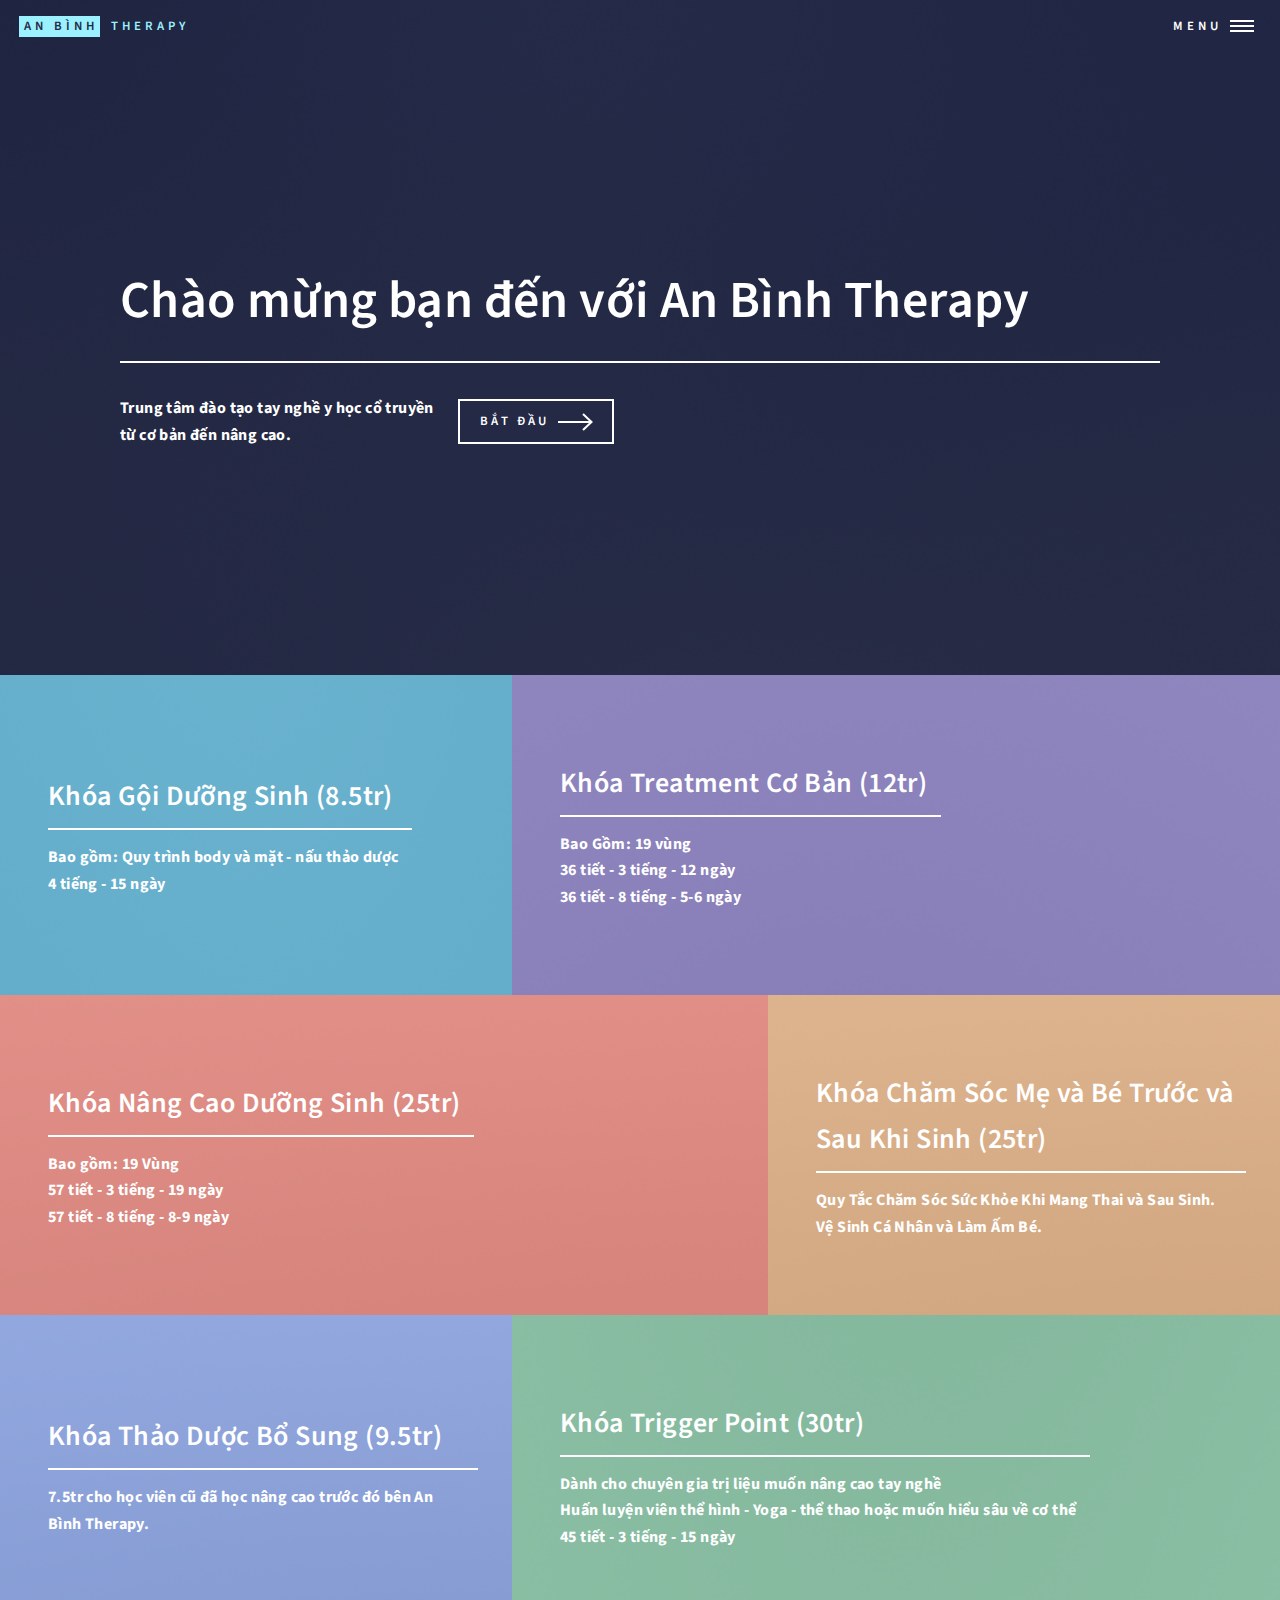
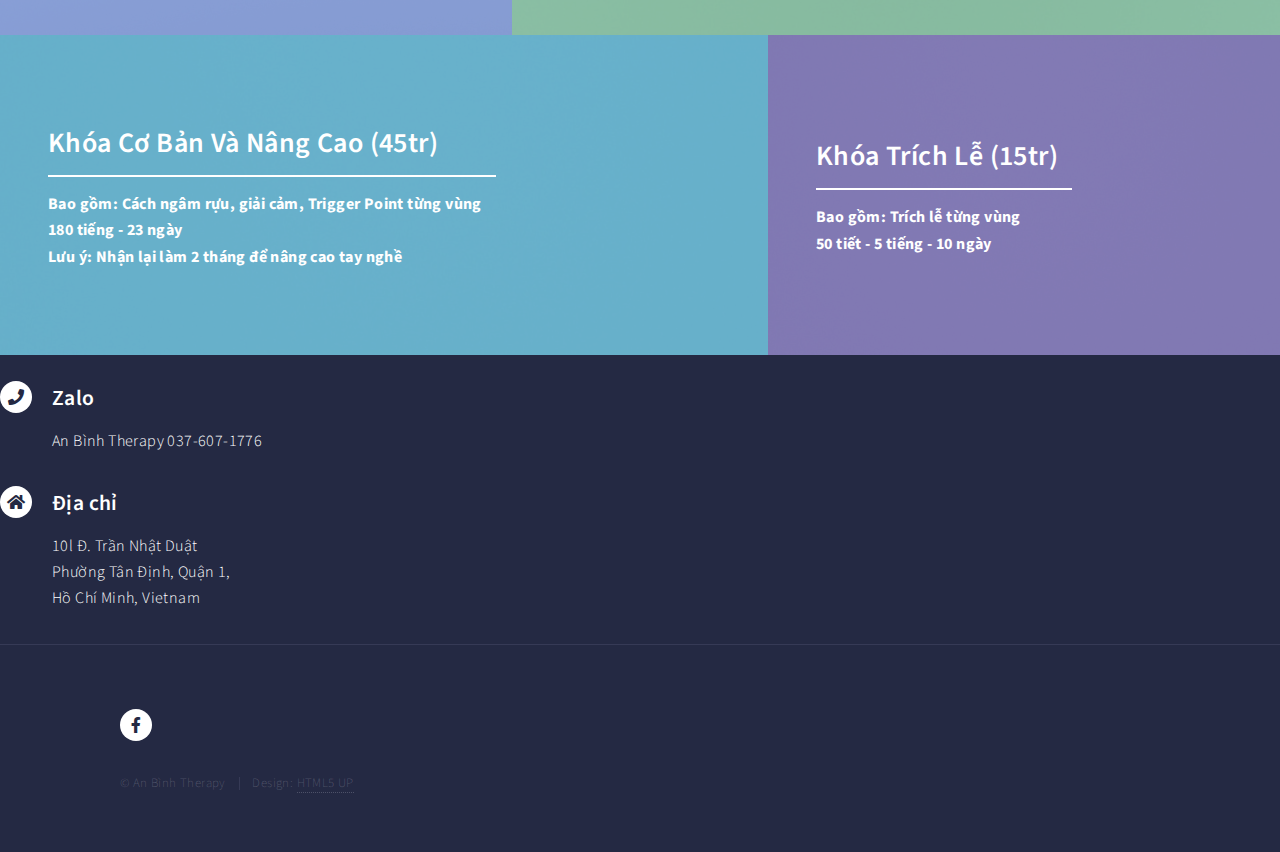
<file: index.html>
<!DOCTYPE HTML>
<!--
	Forty by HTML5 UP
	html5up.net | @ajlkn
	Free for personal and commercial use under the CCA 3.0 license (html5up.net/license)
-->
<html>
	<head>
		<title>An Bình Therapy</title>
		<meta charset="utf-8" />
		<meta name="viewport" content="width=device-width, initial-scale=1, user-scalable=no" />
		<link rel="stylesheet" href="assets/css/main.css" />
		<noscript><link rel="stylesheet" href="assets/css/noscript.css" /></noscript>
		<style>
        /* Ensure no CSS properties are preventing line breaks */
        .multi-line {
            white-space: normal;
        }
    </style>
	</head>
	<body class="is-preload">

		<!-- Wrapper -->
			<div id="wrapper">

				<!-- Header -->
					<header id="header" class="alt">
						<a href="index.html" class="logo"><strong>An Bình</strong> <span>Therapy</span></a>
						<nav>
							<a href="#menu">Menu</a>
						</nav>
					</header>

				<!-- Menu -->
					<nav id="menu">
						<ul class="links">
							<li><a href="index.html">Trang chủ</a></li>
							<li><a href="goiduongsinh.html">Khóa Gội Dưỡng Sinh (8.5tr)</a></li>
							<li><a href="treatment.html">Khóa Treatment Cơ Bản (12tr)</a></li>
							<li><a href="nangcaoduongsinh.html">Khóa Nâng Cao Dưỡng Sinh(25tr)</a></li>
							<li><a href="mevabe.html">Khóa Chăm Sóc Mẹ và Bé Trước và Sau Khi Sinh (25tr)</</a></li>
							<li><a href="thaoduoc.html">Khóa Thảo Dược Bổ Sung (9.5tr)</</a></li>
							<li><a href="triggerpoint.html">Khóa Trigger Point (30tr)</a></li>
							<li><a href="cobannangcao.html">Khóa Cơ Bản Và Nâng Cao (45tr)</a></li>
							<li><a href="trichle.html">Khóa Trích Lễ (15tr)</a></li>
						</ul>
					</nav>

				<!-- Banner -->
					<section id="banner" class="major">
						<div class="inner">
							<header class="major">
								<h1>Chào mừng bạn đến với An Bình Therapy</h1>
							</header>
							<div class="content">
								<span style="font-weight: bold;">Trung tâm đào tạo tay nghề y học cổ truyền<br />
								từ cơ bản đến nâng cao.</span>
								<ul class="actions">
									<li><a href="#one" class="button next scrolly">Bắt Đầu</a></li>
								</ul>
							</div>
						</div>
					</section>

				<!-- Main -->
					<div id="main">

						<!-- One -->
							<section id="one" class="tiles">
								<article>
									<span class="image">
										<img src="images/pic02.jpg" alt="" />
									</span>
									<header class="major">
										<h3><a href="goiduongsinh.html" class="link">Khóa Gội Dưỡng Sinh (8.5tr)</a></h3>
										<span style="font-weight: bold;">Bao gồm: Quy trình body và mặt - nấu thảo dược<br />
										4 tiếng - 15 ngày</span>
									</header>
								</article>
								<article>
									<span class="image">
										<img src="images/pic01.jpg" alt="" />
									</span>
									<header class="major">
										<h3><a href="treatment.html" class="link">Khóa Treatment Cơ Bản (12tr)</a></h3>
										<span style="font-weight: bold;">Bao Gồm: 19 vùng<br />
										36 tiết - 3 tiếng - 12 ngày<br />
										36 tiết - 8 tiếng - 5-6 ngày</span>
									</header>
								</article>
								<article>
									<span class="image">
										<img src="images/pic03.jpg" alt="" />
									</span>
									<header class="major">
										<h3><a href="nangcaoduongsinh.html" class="link">Khóa Nâng Cao Dưỡng Sinh (25tr)</a></h3>
										<span style="font-weight: bold;">Bao gồm: 19 Vùng <br />
										57 tiết - 3 tiếng - 19 ngày <br />
										57 tiết - 8 tiếng - 8-9 ngày<span>
									</header>
								</article>
								<article>
									<span class="image">
										<img src="images/pic03.jpg" alt="" />
									</span>
									<header class="major">
										<h3><a href="mevabe.html" class="link">Khóa Chăm Sóc Mẹ và Bé Trước và Sau Khi Sinh (25tr)</a></h3>
										<span style="font-weight: bold;"> Quy Tắc Chăm Sóc Sức Khỏe Khi Mang Thai và Sau Sinh. Vệ Sinh Cá Nhân và Làm Ấm Bé.<br />
									<span>
									</header>
								</article>
										<article>
									<span class="image">
										<img src="images/pic03.jpg" alt="" />
									</span>
									<header class="major">
										<h3><a href="thaoduoc.html" class="link">Khóa Thảo Dược Bổ Sung (9.5tr)</a></h3>
										<span style="font-weight: bold;"> 7.5tr cho học viên cũ đã học nâng cao trước đó bên An Bình Therapy.<br />
									<span>
									</header>
								</article>
								<article>
									<span class="image">
										<img src="images/pic04.jpg" alt="" />
									</span>
									<header class="major">
										<h3><a href="triggerpoint.html" class="link">Khóa Trigger Point (30tr)</a></h3>
										<span style="font-weight: bold;">Dành cho chuyên gia trị liệu muốn nâng cao tay nghề <br />
										Huấn luyện viên thể hình - Yoga - thể thao hoặc muốn hiểu sâu về cơ thể<br />
										45 tiết - 3 tiếng - 15 ngày </span>
									</header>
								</article>
								<article>
									<span class="image">
										<img src="images/pic05.jpg" alt="" />
									</span>
									<header class="major">
										<h3><a href="cobannangcao.html" class="link">Khóa Cơ Bản Và Nâng Cao (45tr)</a></h3>
										<span style="font-weight: bold;">Bao gồm: Cách ngâm rựu, giải cảm, Trigger Point từng vùng<br />
										180 tiếng - 23 ngày<br />
										Lưu ý: Nhận lại làm 2 tháng để nâng cao tay nghề</span>
									</header>
								</article>
								<article>
									<span class="image">
										<img src="images/pic05.jpg" alt="" />
									</span>
									<header class="major">
										<h3><a href="trichle.html" class="link">Khóa Trích Lễ (15tr)</a></h3>
										<span style="font-weight: bold;">Bao gồm: Trích lễ từng vùng <br />
										50 tiết - 5 tiếng - 10 ngày </span>
									</header>
								</article>
		
							</section>

	

					</div>

				<!-- Contact -->
					<section id="contact">
				

							<section >
								<br>
								<section>
									<div class="contact-method">
										<span class="icon solid alt fa-phone"></span>
										<h3>Zalo</h3>
										<span>An Bình Therapy 037-607-1776</span>
									</div>
								</section>
								<section>
									<div class="contact-method">
										<span class="icon solid alt fa-home"></span>
										<h3>Địa chỉ</h3>
										<span>10l Đ. Trần Nhật Duật<br />
										Phường Tân Định, Quận 1,<br />
										Hồ Chí Minh, Vietnam</span>
									</div>
								</section>
							</section>

					</section>

				<!-- Footer -->
					<footer id="footer">
						<div class="inner">
							<ul class="icons">
								<li><a href="https://www.facebook.com/AnBinhTherapy" class="icon brands alt fa-facebook-f"><span class="label">Facebook</span></a></li>
	
	
							</ul>
							<ul class="copyright">
								<li>&copy; An Bình Therapy</li><li>Design: <a href="https://html5up.net">HTML5 UP</a></li>
							</ul>
						</div>
					</footer>

			</div>

		<!-- Scripts -->
			<script src="assets/js/jquery.min.js"></script>
			<script src="assets/js/jquery.scrolly.min.js"></script>
			<script src="assets/js/jquery.scrollex.min.js"></script>
			<script src="assets/js/browser.min.js"></script>
			<script src="assets/js/breakpoints.min.js"></script>
			<script src="assets/js/util.js"></script>
			<script src="assets/js/main.js"></script>

	</body>
</html>
</file>
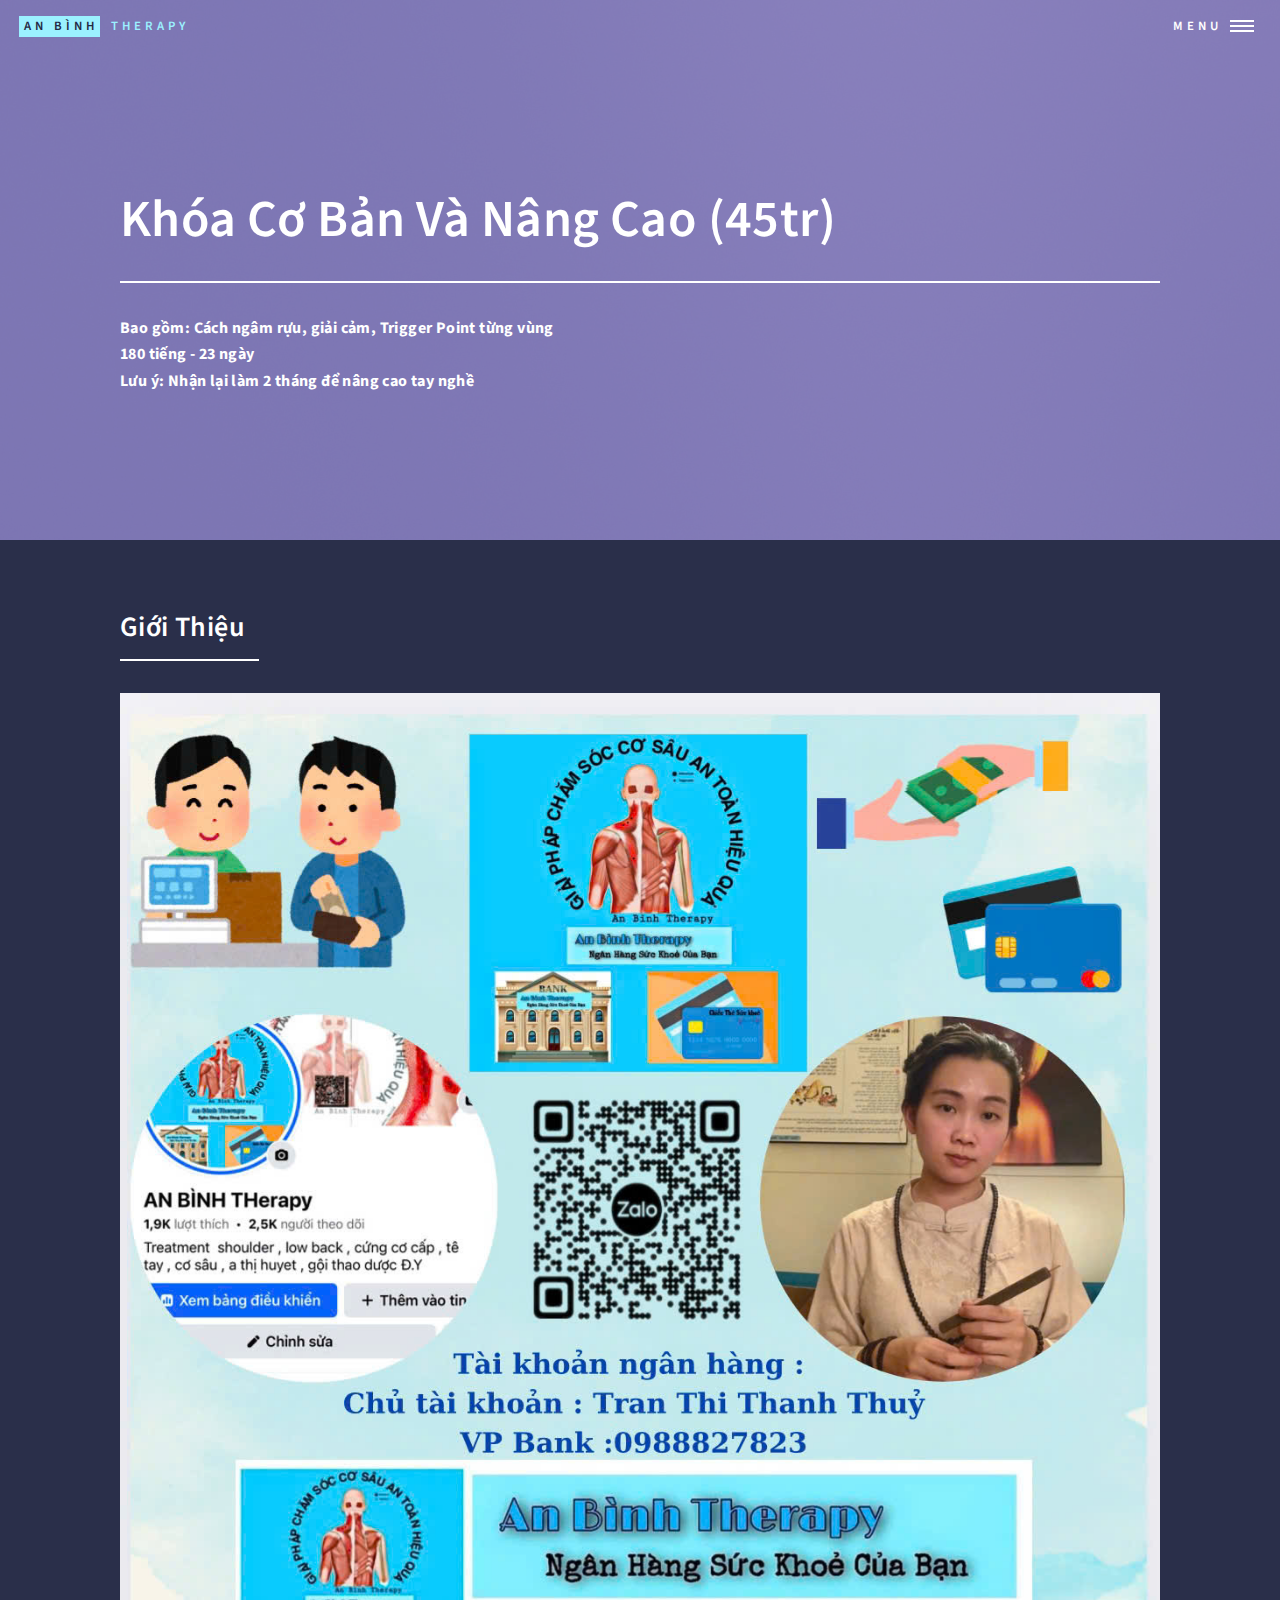
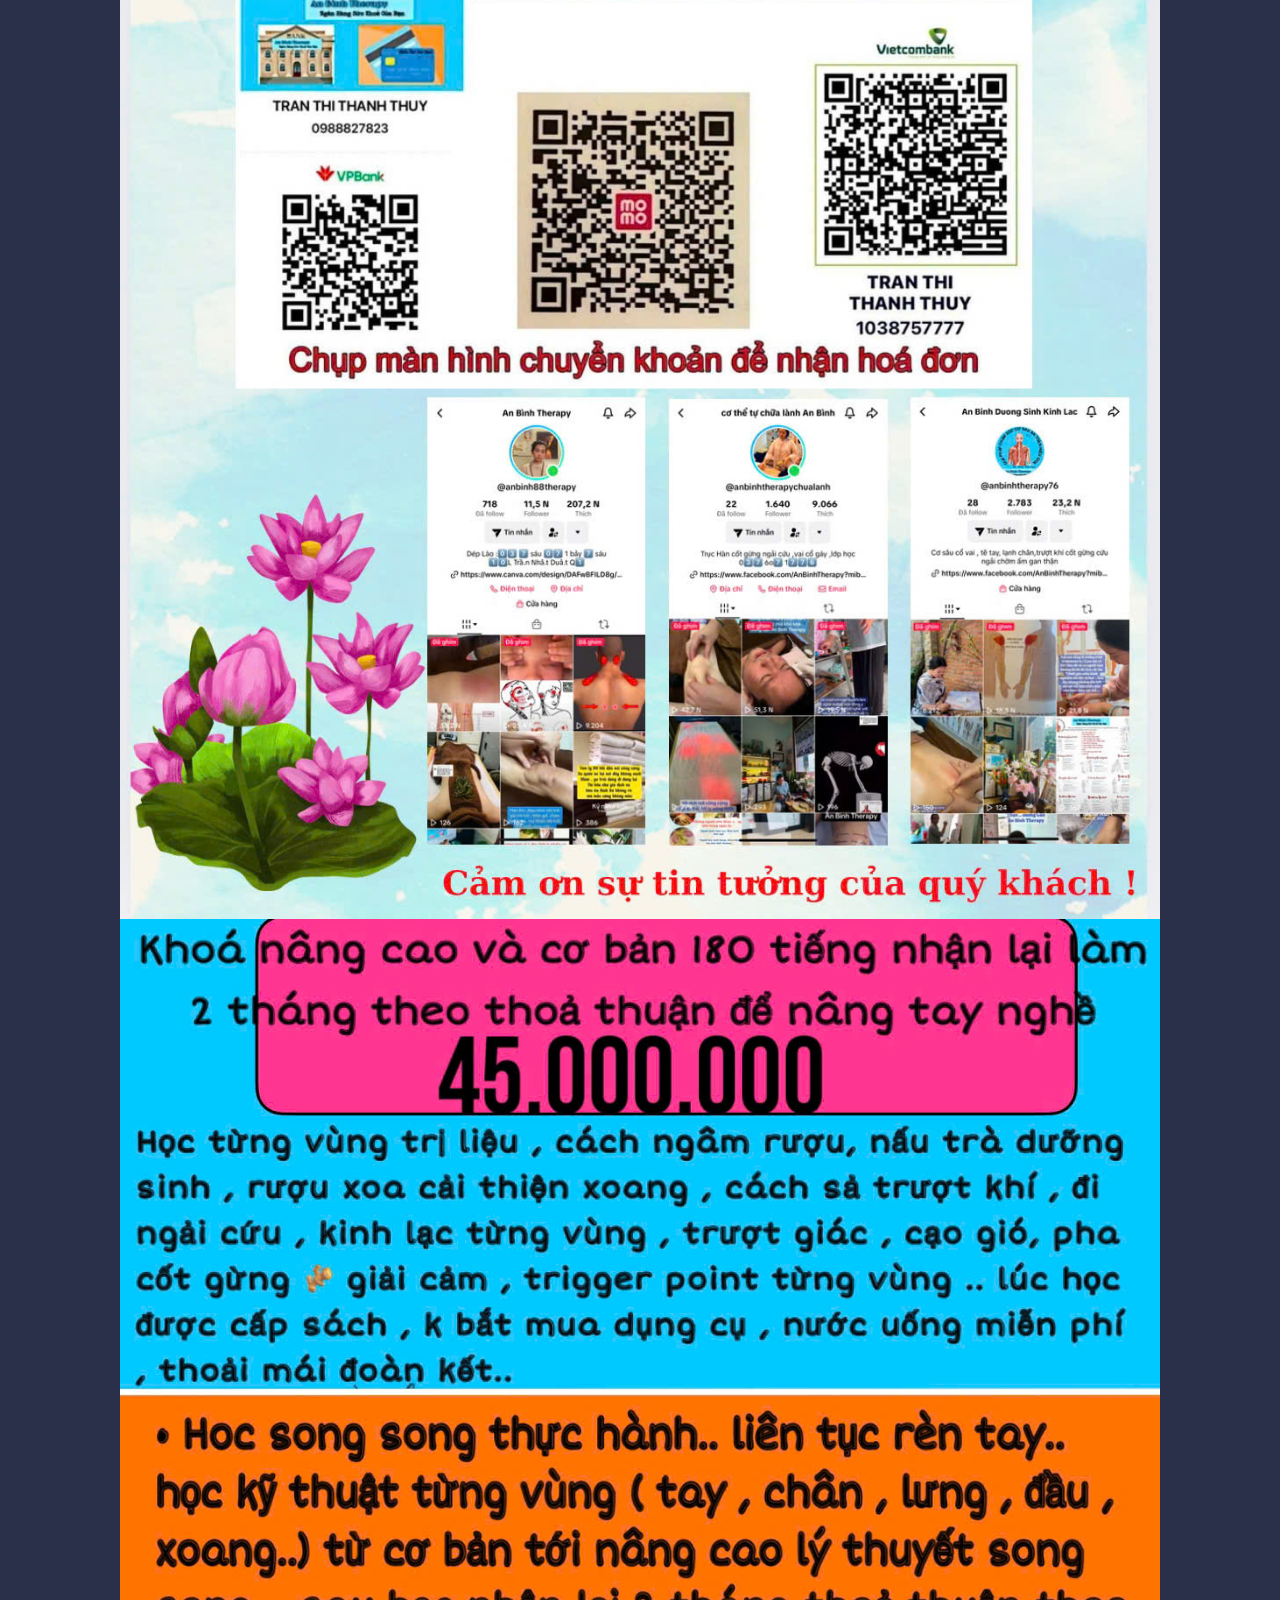
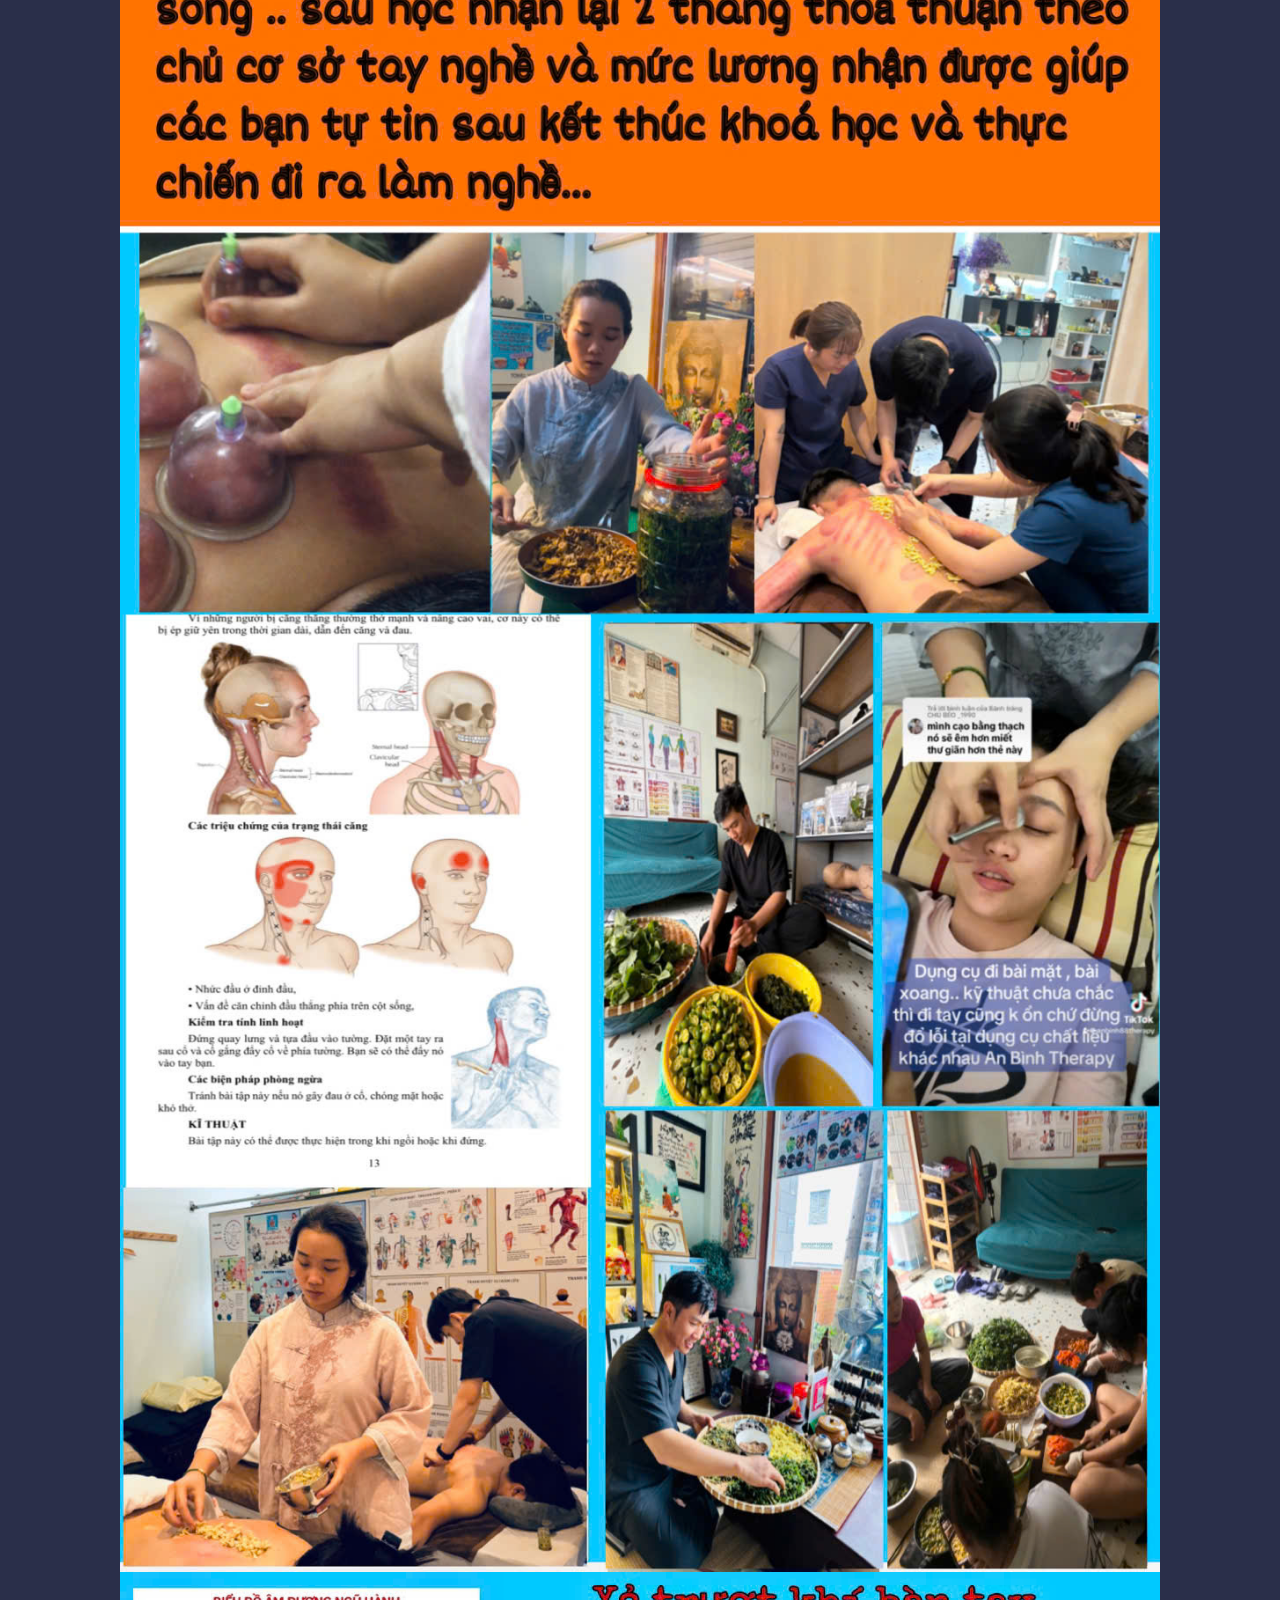
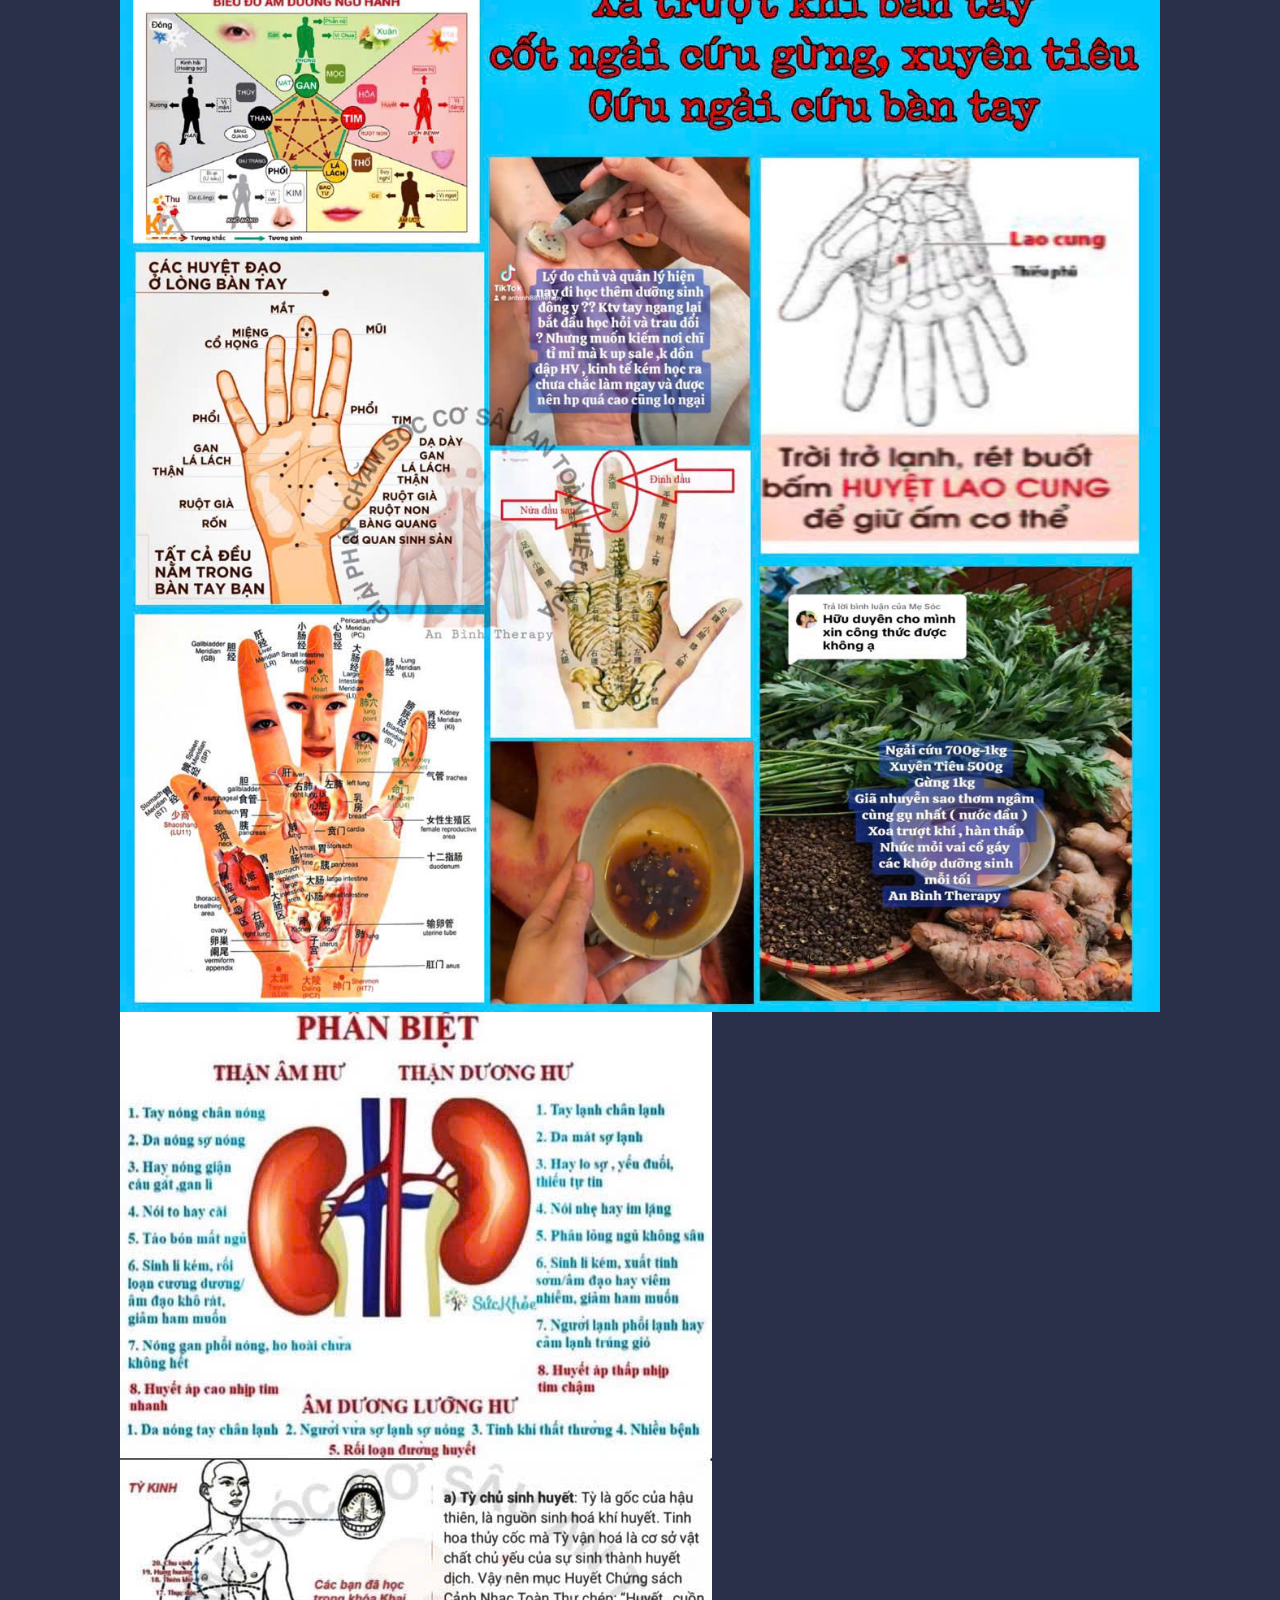
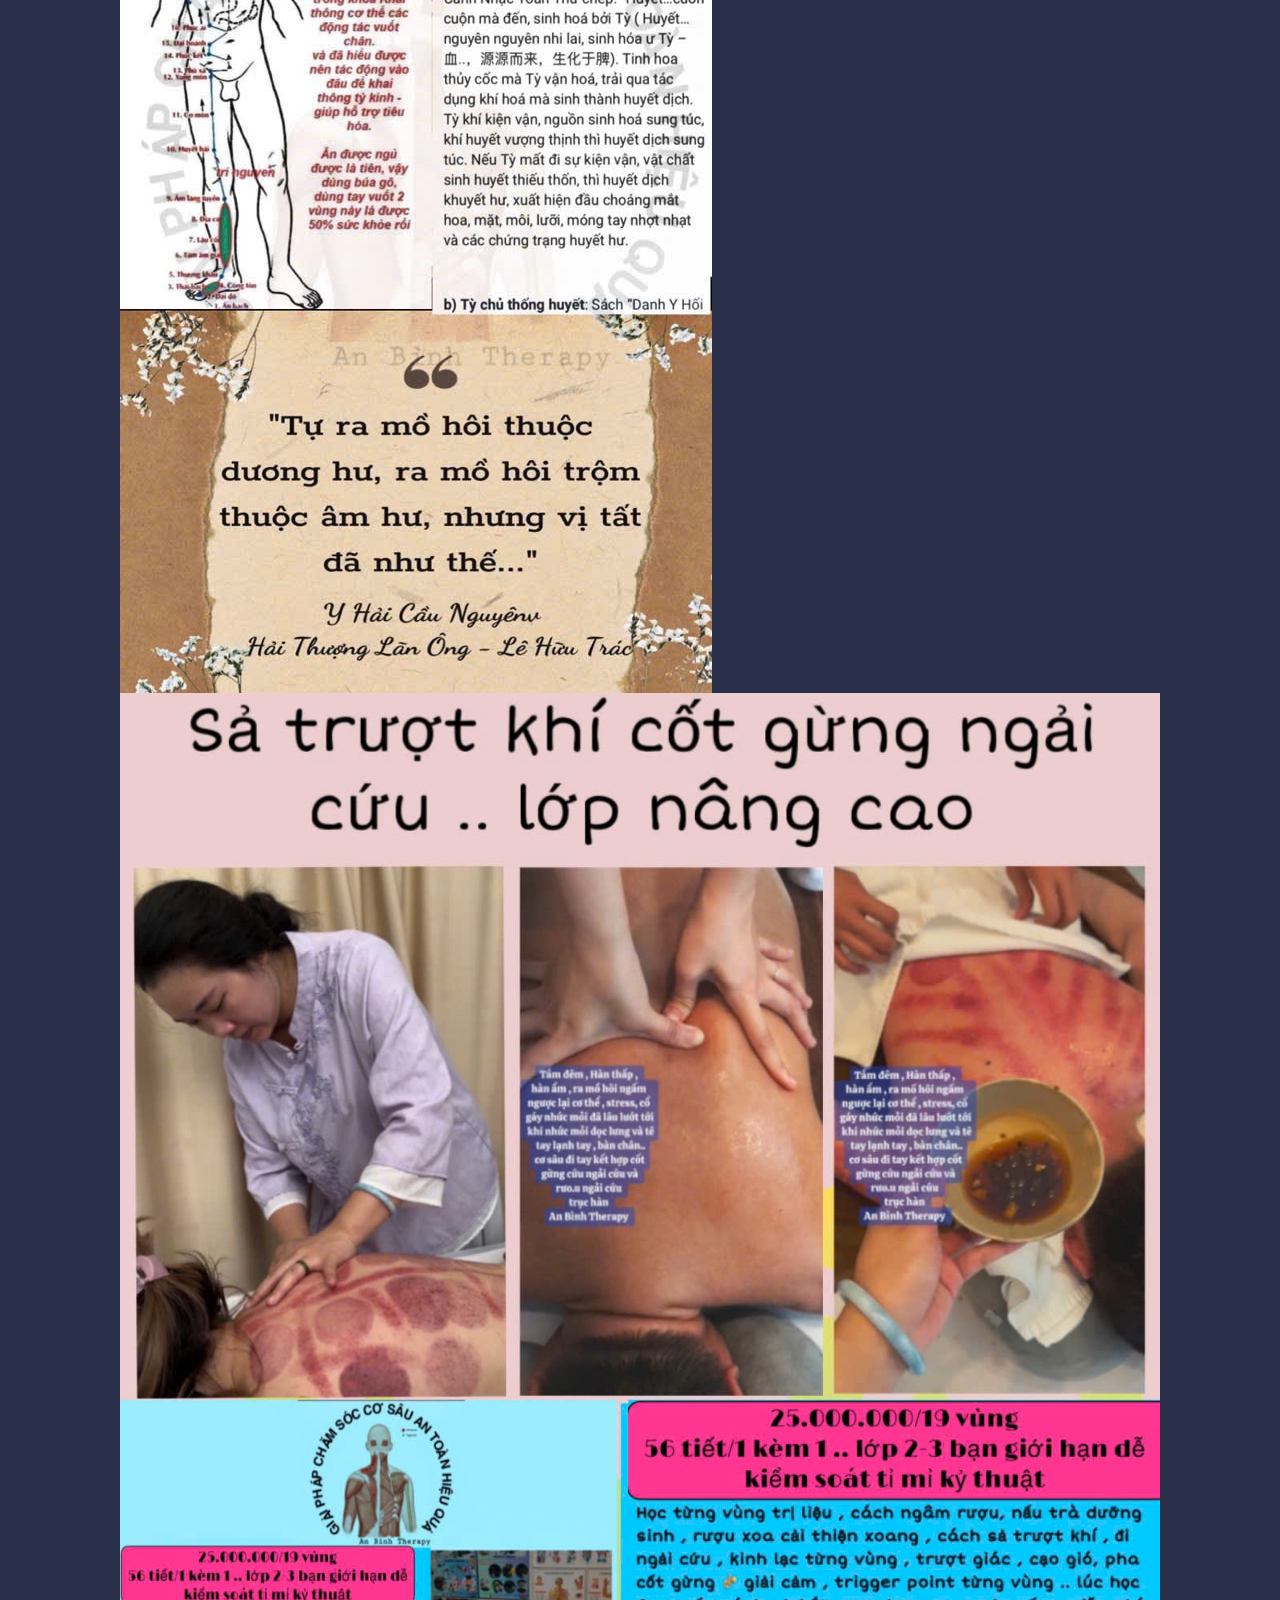
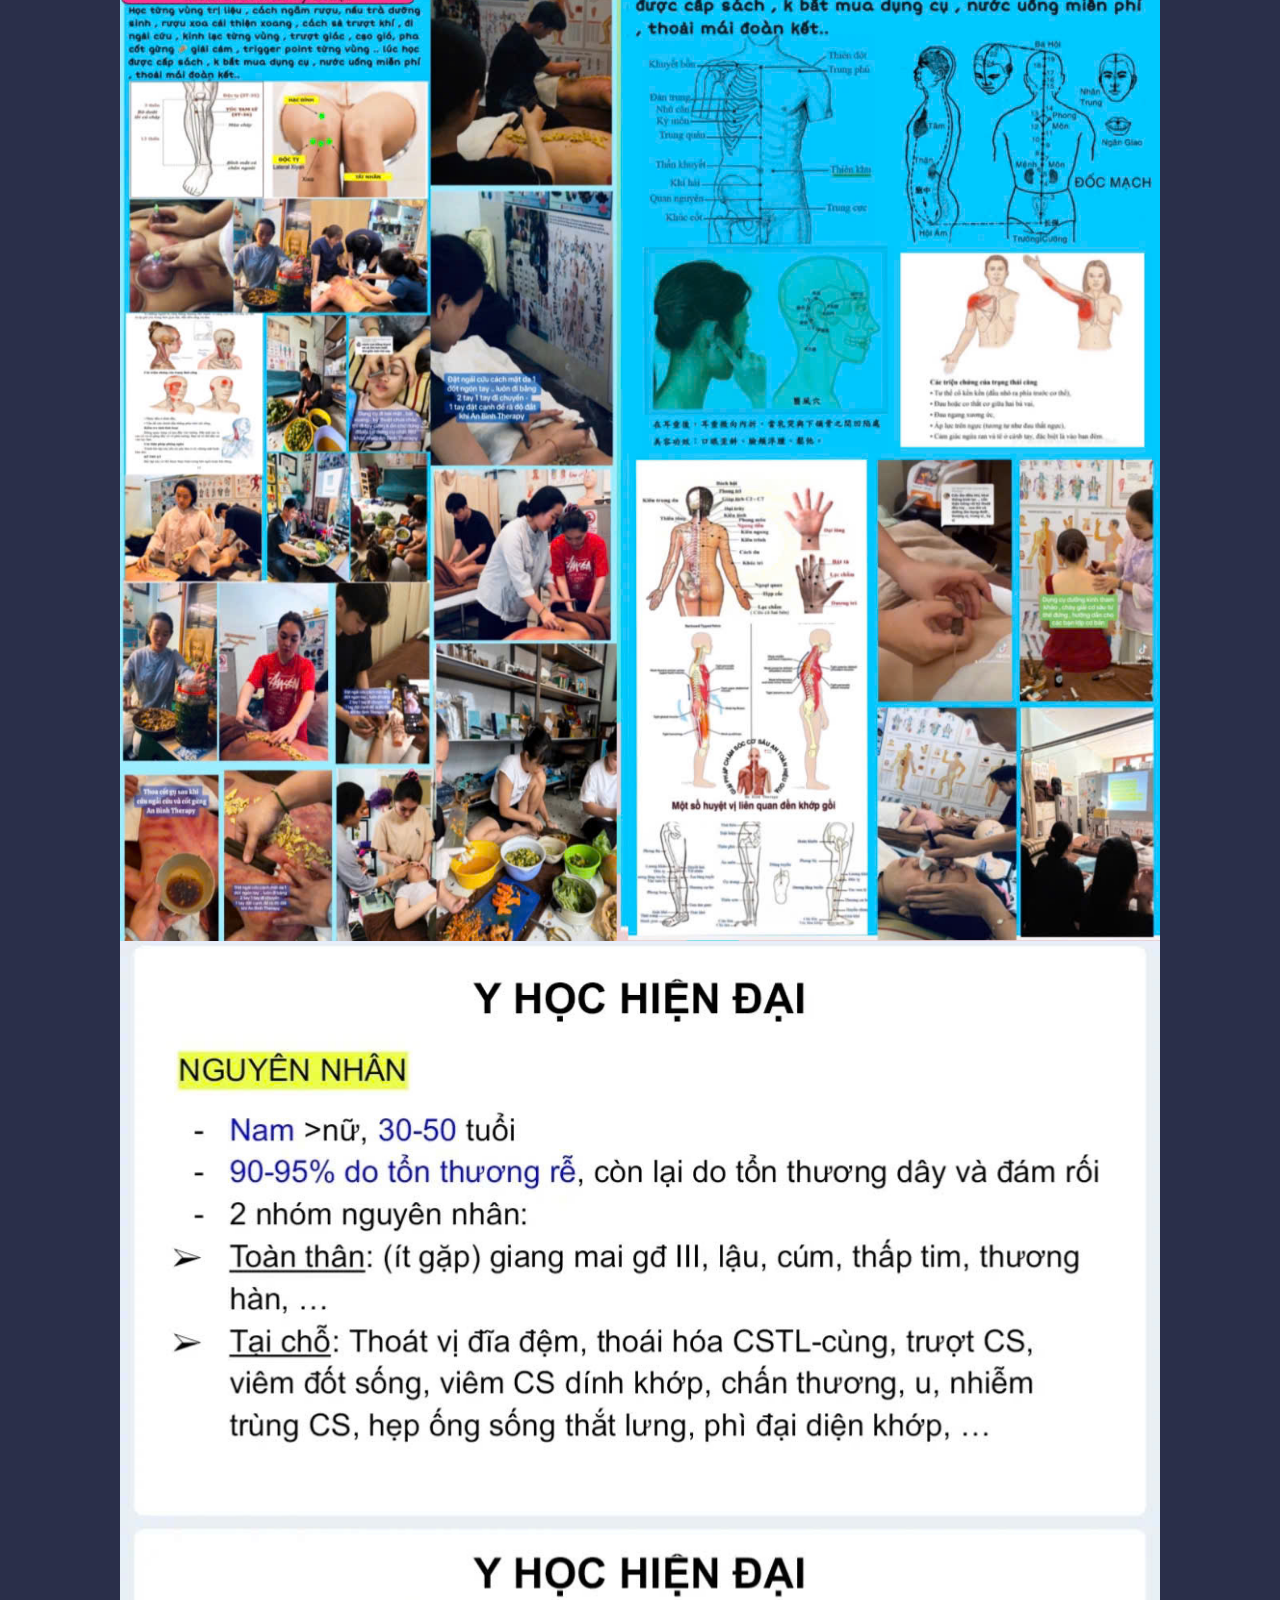
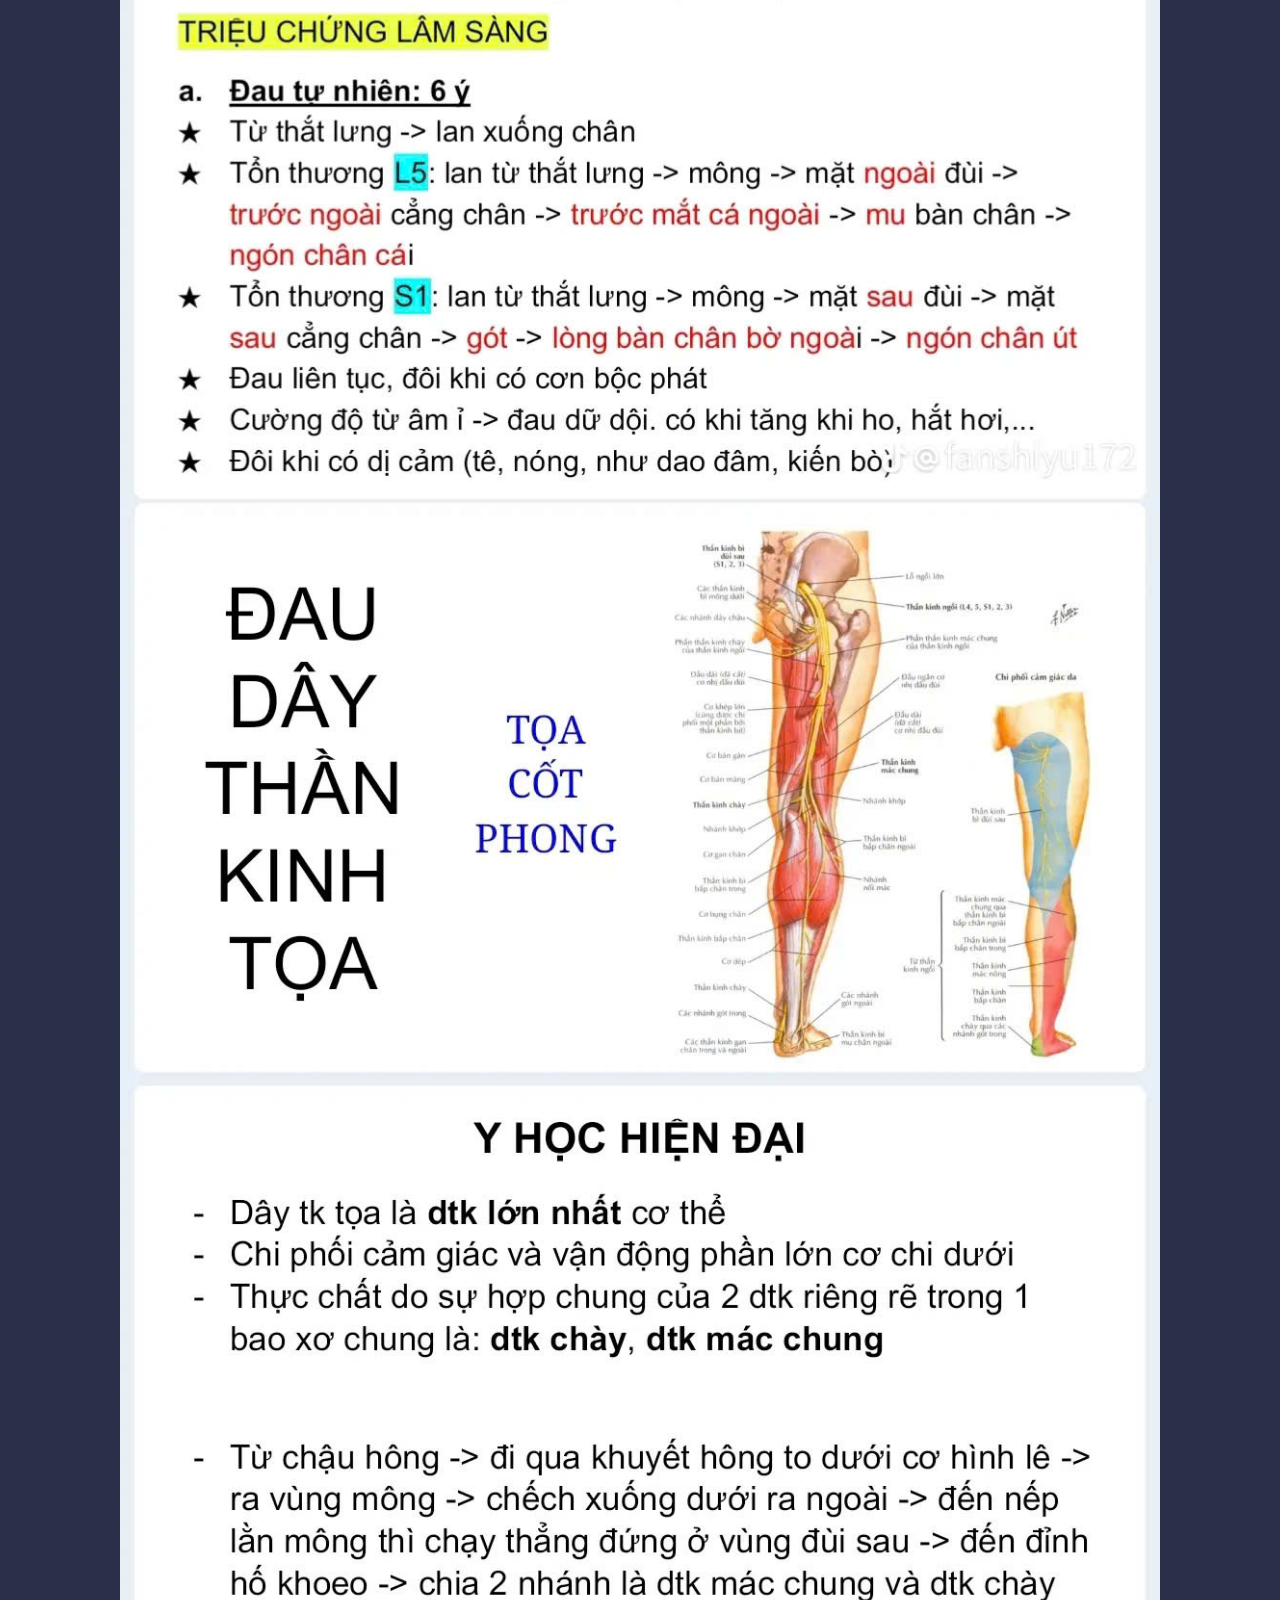
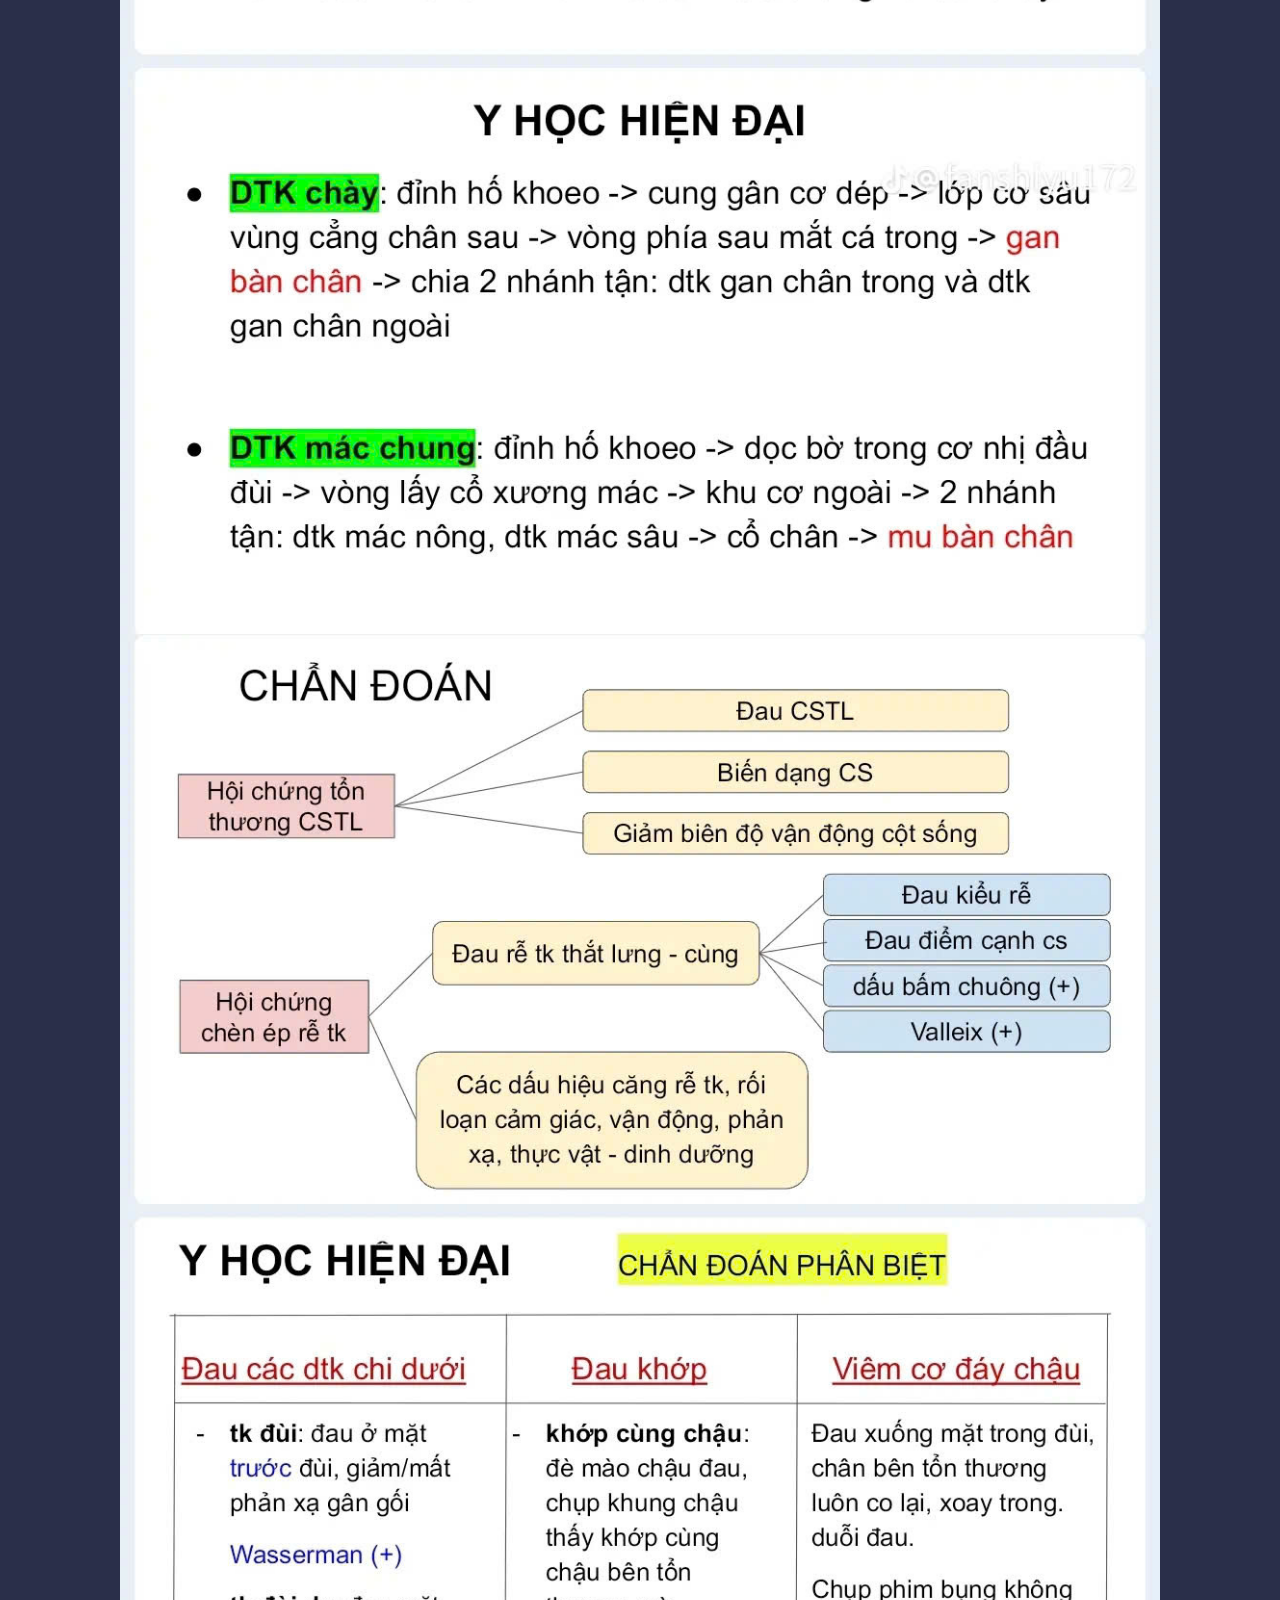
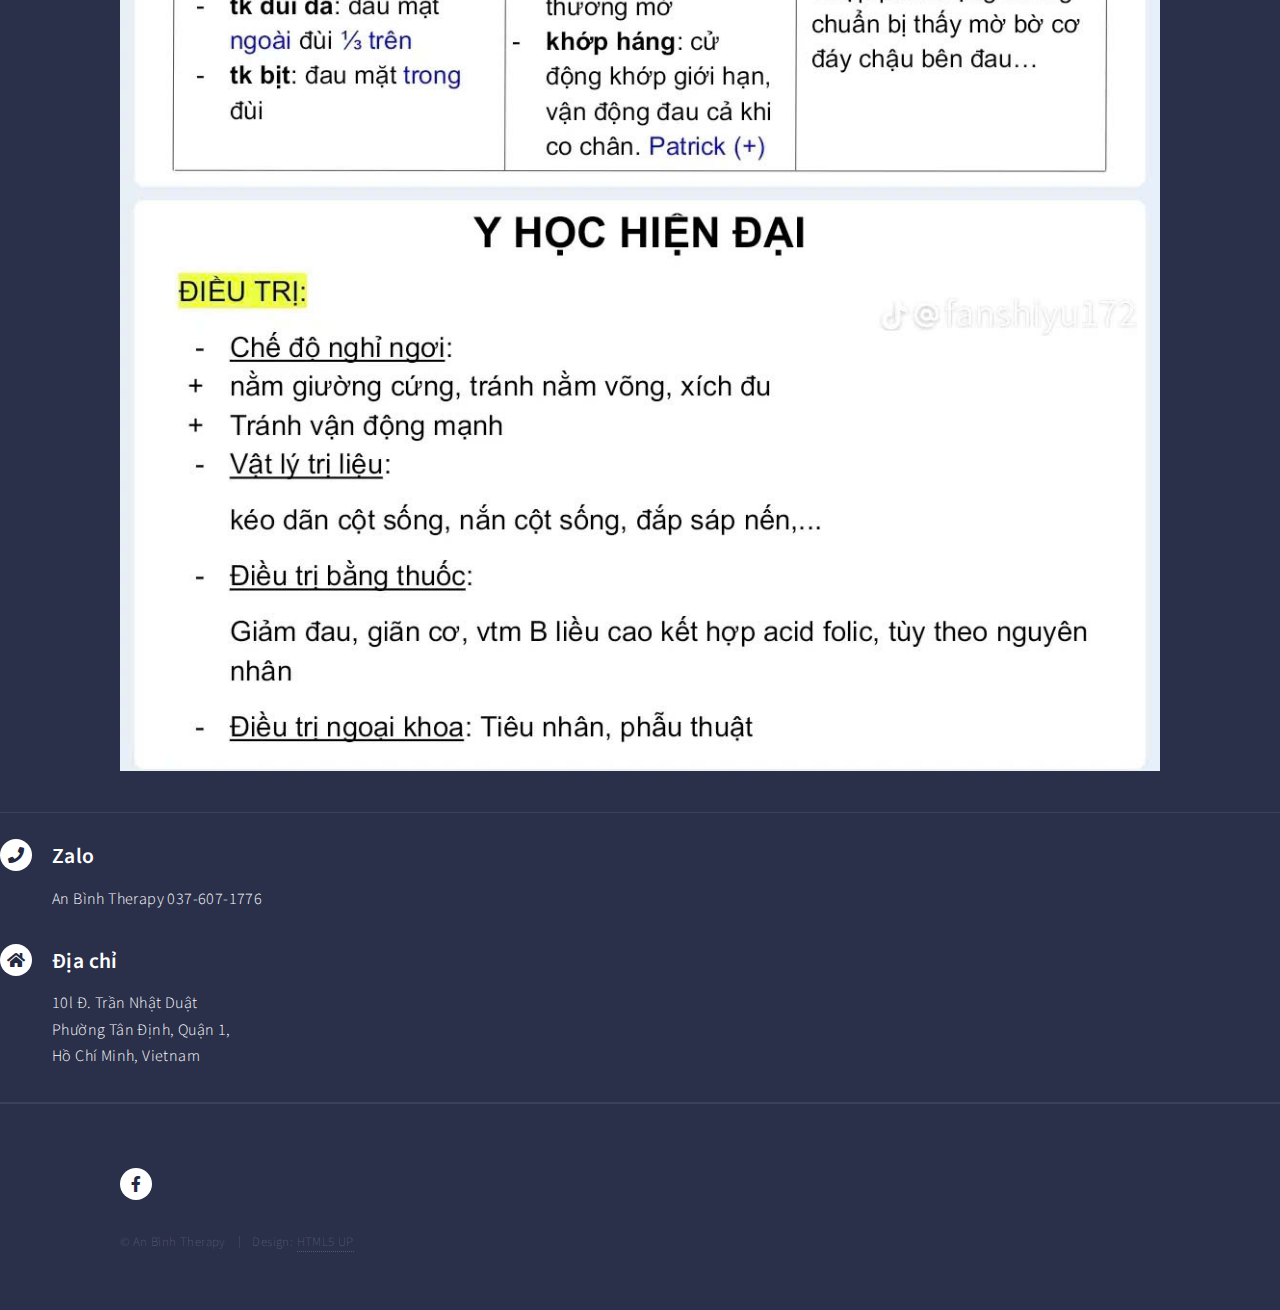
<file: cobannangcao.html>
<!DOCTYPE HTML>
<!--
	Forty by HTML5 UP
	html5up.net | @ajlkn
	Free for personal and commercial use under the CCA 3.0 license (html5up.net/license)
-->
<html>
	<head>
		<title>An Bình Therapy</title>
		<meta charset="utf-8" />
		<meta name="viewport" content="width=device-width, initial-scale=1, user-scalable=no" />
		<link rel="stylesheet" href="assets/css/main.css" />
		<noscript><link rel="stylesheet" href="assets/css/noscript.css" /></noscript>
		<style>
        /* Ensure no CSS properties are preventing line breaks */
        .multi-line {
            white-space: normal;
        }
			img {
  max-width: 100%;
}
    </style>
	</head>
	<body class="is-preload">

		<!-- Wrapper -->
			<div id="wrapper">

				<!-- Header -->
					<header id="header" class="alt">
						<a href="index.html" class="logo"><strong>An Bình</strong> <span>Therapy</span></a>
						<nav>
							<a href="#menu">Menu</a>
						</nav>
					</header>

				<!-- Menu -->
					<nav id="menu">
						<ul class="links">
							<li><a href="index.html">Trang chủ</a></li>
							<li><a href="goiduongsinh.html">Khóa Gội Dưỡng Sinh (8.5tr)</a></li>
							<li><a href="treatment.html">Khóa Treatment Cơ Bản (12tr)</a></li>
							<li><a href="nangcaoduongsinh.html">Khóa Nâng Cao Dưỡng Sinh(25tr)</a></li>
							<li><a href="mevabe.html">Khóa Chăm Sóc Mẹ và Bé Trước và Sau Khi Sinh (25tr)</</a></li>
							<li><a href="thaoduoc.html">Khóa Thảo Dược Bổ Sung (9.5tr)</</a></li>
							<li><a href="triggerpoint.html">Khóa Trigger Point (30tr)</a></li>
							<li><a href="cobannangcao.html">Khóa Cơ Bản Và Nâng Cao (45tr)</a></li>
							<li><a href="trichle.html">Khóa Trích Lễ (15tr)</a></li>
						</ul>
					</nav>


				<!-- Banner -->
				<!-- Note: The "styleN" class below should match that of the header element. -->
					<section id="banner" class="style2">
						<div class="inner">
							<span class="image">
								<img src="images/pic07.jpg" alt="" />
							</span>
							<header class="major">
								<h1>Khóa Cơ Bản Và Nâng Cao (45tr)</h1>
							</header>
							<div class="content">
								<span style="font-weight: bold;">Bao gồm: Cách ngâm rựu, giải cảm, Trigger Point từng vùng<br />
										180 tiếng - 23 ngày<br />
										Lưu ý: Nhận lại làm 2 tháng để nâng cao tay nghề</span>
							</div>
						</div>
					</section>

				<!-- Main -->
					<div id="main">

						<!-- One -->
							<section id="one">
								<div class="inner">
									<header class="major">
										<h2>Giới Thiệu</h2>
									</header>

									<span class="image">
								<img src="images/nangcao0.jpg" alt="" />
								<img src="images/cbnc1.jpg" alt="" />
								<img src="images/cbnc2.jpg" alt="" />
								<img src="images/cbnc3.jpg" alt="" />
								<img src="images/cbnc4.jpg" alt="" />
								<img src="images/cbnc5.jpg" alt="" />
								<img src="images/cbnc6.jpg" alt="" />
								<img src="images/cbnc7.jpg" alt="" />
							</span>
									
								</div>
							</section>


				<!-- Contact -->
					<section id="contact">
				

							<section >
								<br>
								<section>
									<div class="contact-method">
										<span class="icon solid alt fa-phone"></span>
										<h3>Zalo</h3>
										<span>An Bình Therapy 037-607-1776</span>
									</div>
								</section>
								<section>
									<div class="contact-method">
										<span class="icon solid alt fa-home"></span>
										<h3>Địa chỉ</h3>
										<span>10l Đ. Trần Nhật Duật<br />
										Phường Tân Định, Quận 1,<br />
										Hồ Chí Minh, Vietnam</span>
									</div>
								</section>
							</section>

					</section>

				<!-- Footer -->
					<footer id="footer">
						<div class="inner">
							<ul class="icons">
								<li><a href="https://www.facebook.com/AnBinhTherapy" class="icon brands alt fa-facebook-f"><span class="label">Facebook</span></a></li>
	
	
							</ul>
							<ul class="copyright">
								<li>&copy; An Bình Therapy</li><li>Design: <a href="https://html5up.net">HTML5 UP</a></li>
							</ul>
						</div>
					</footer>

			</div>

		<!-- Scripts -->
			<script src="assets/js/jquery.min.js"></script>
			<script src="assets/js/jquery.scrolly.min.js"></script>
			<script src="assets/js/jquery.scrollex.min.js"></script>
			<script src="assets/js/browser.min.js"></script>
			<script src="assets/js/breakpoints.min.js"></script>
			<script src="assets/js/util.js"></script>
			<script src="assets/js/main.js"></script>

	</body>
</html>
</file>
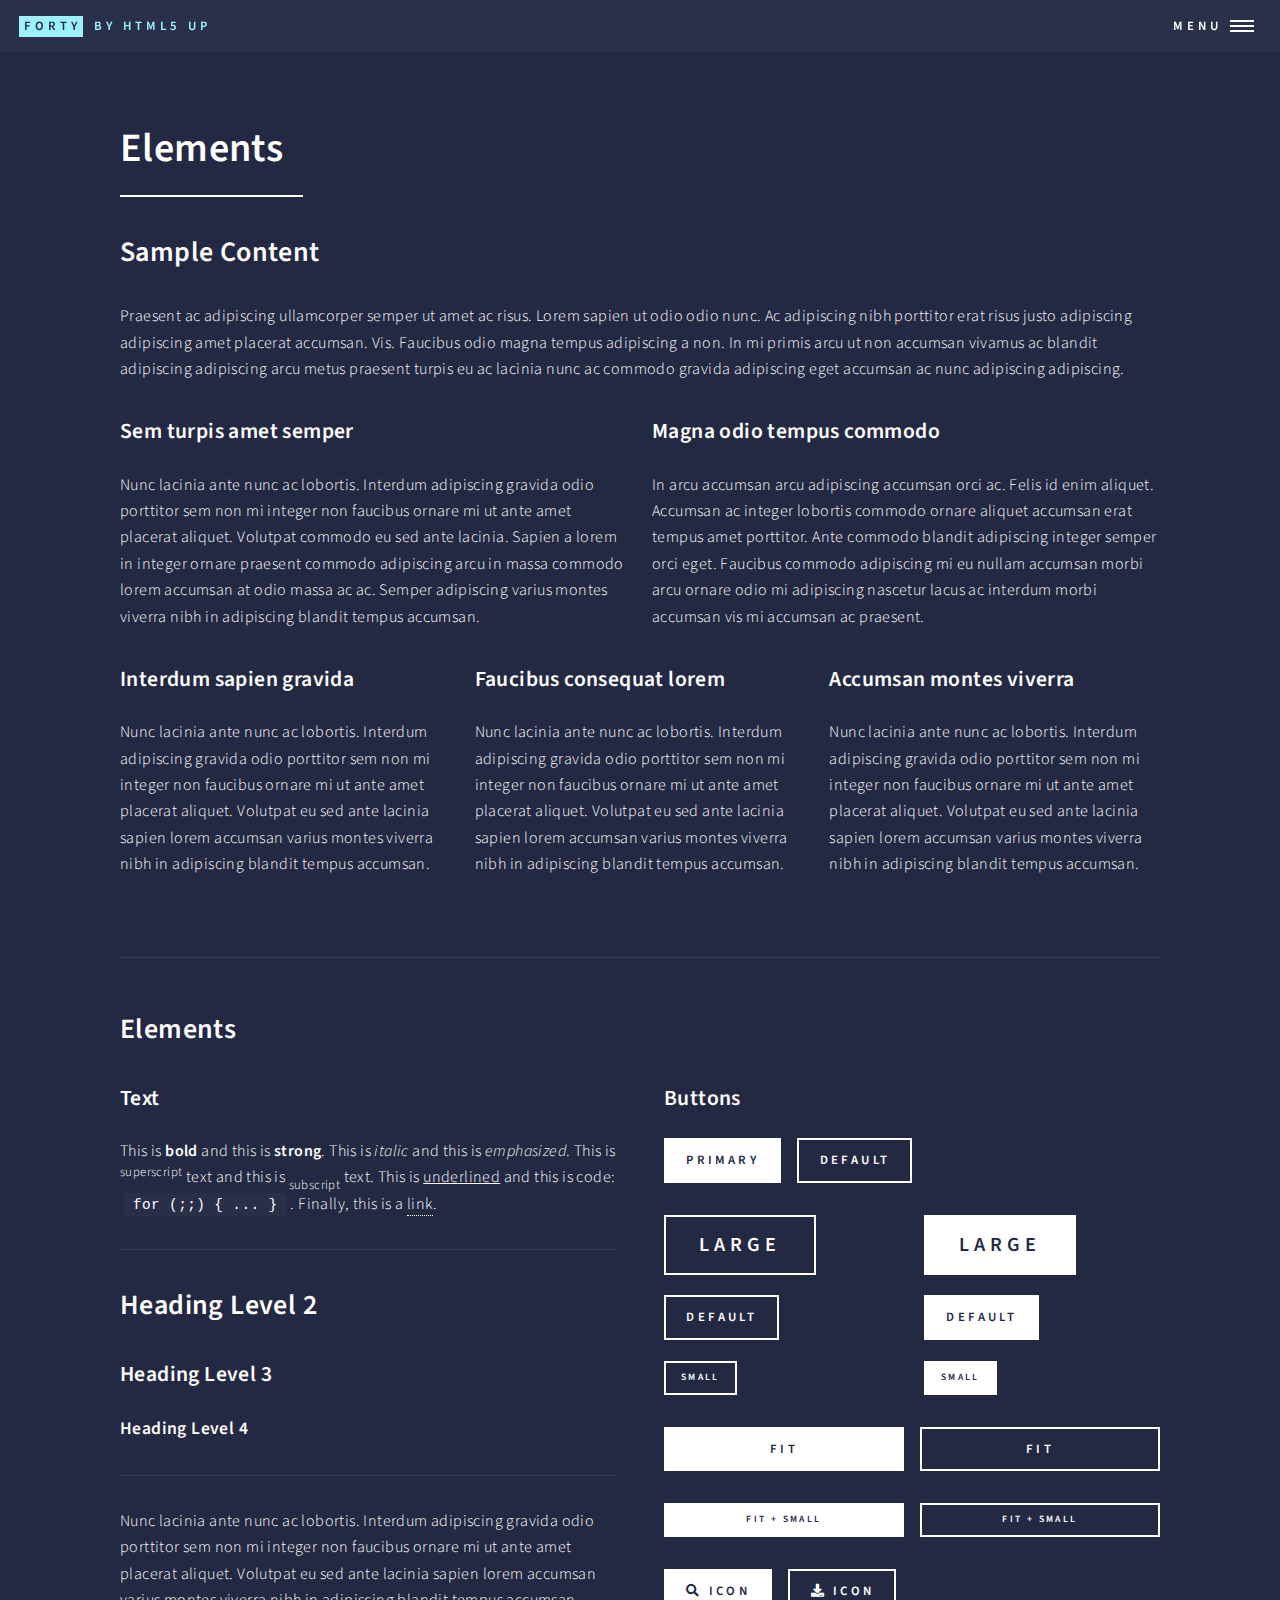
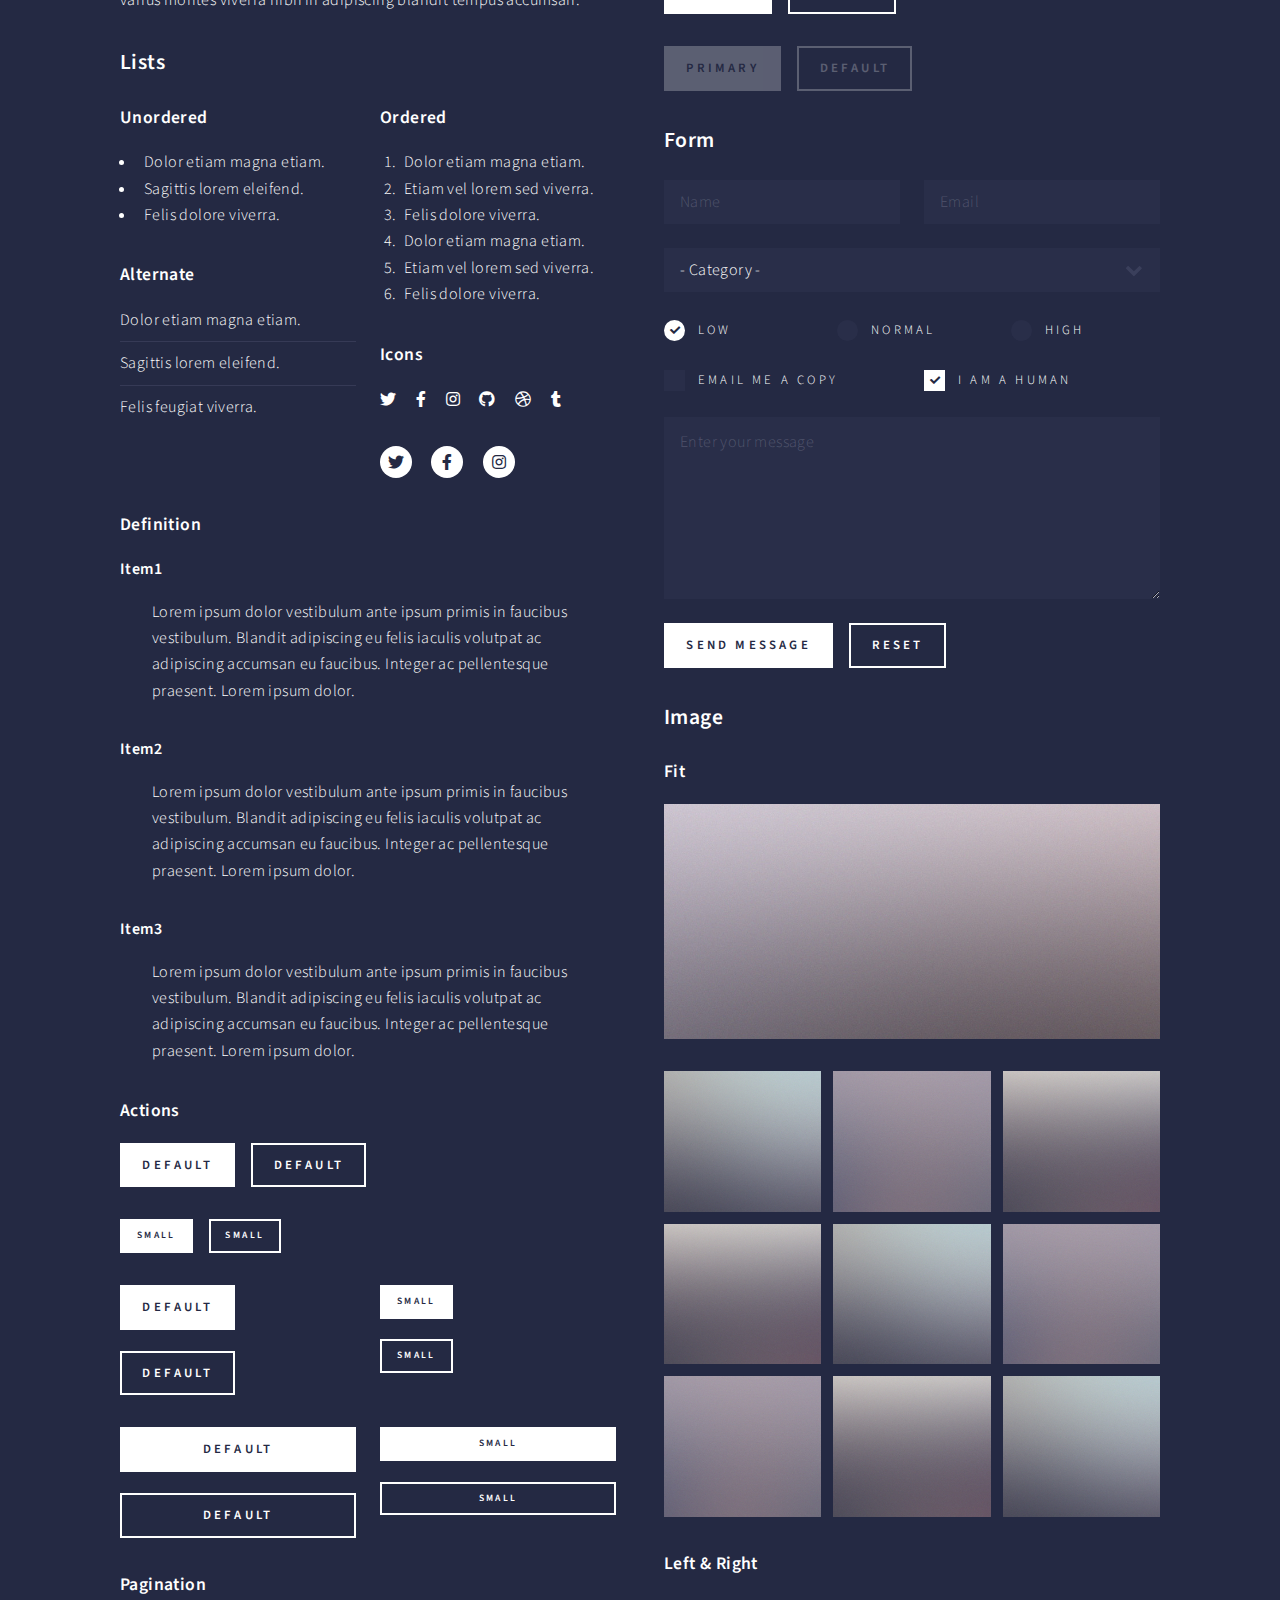
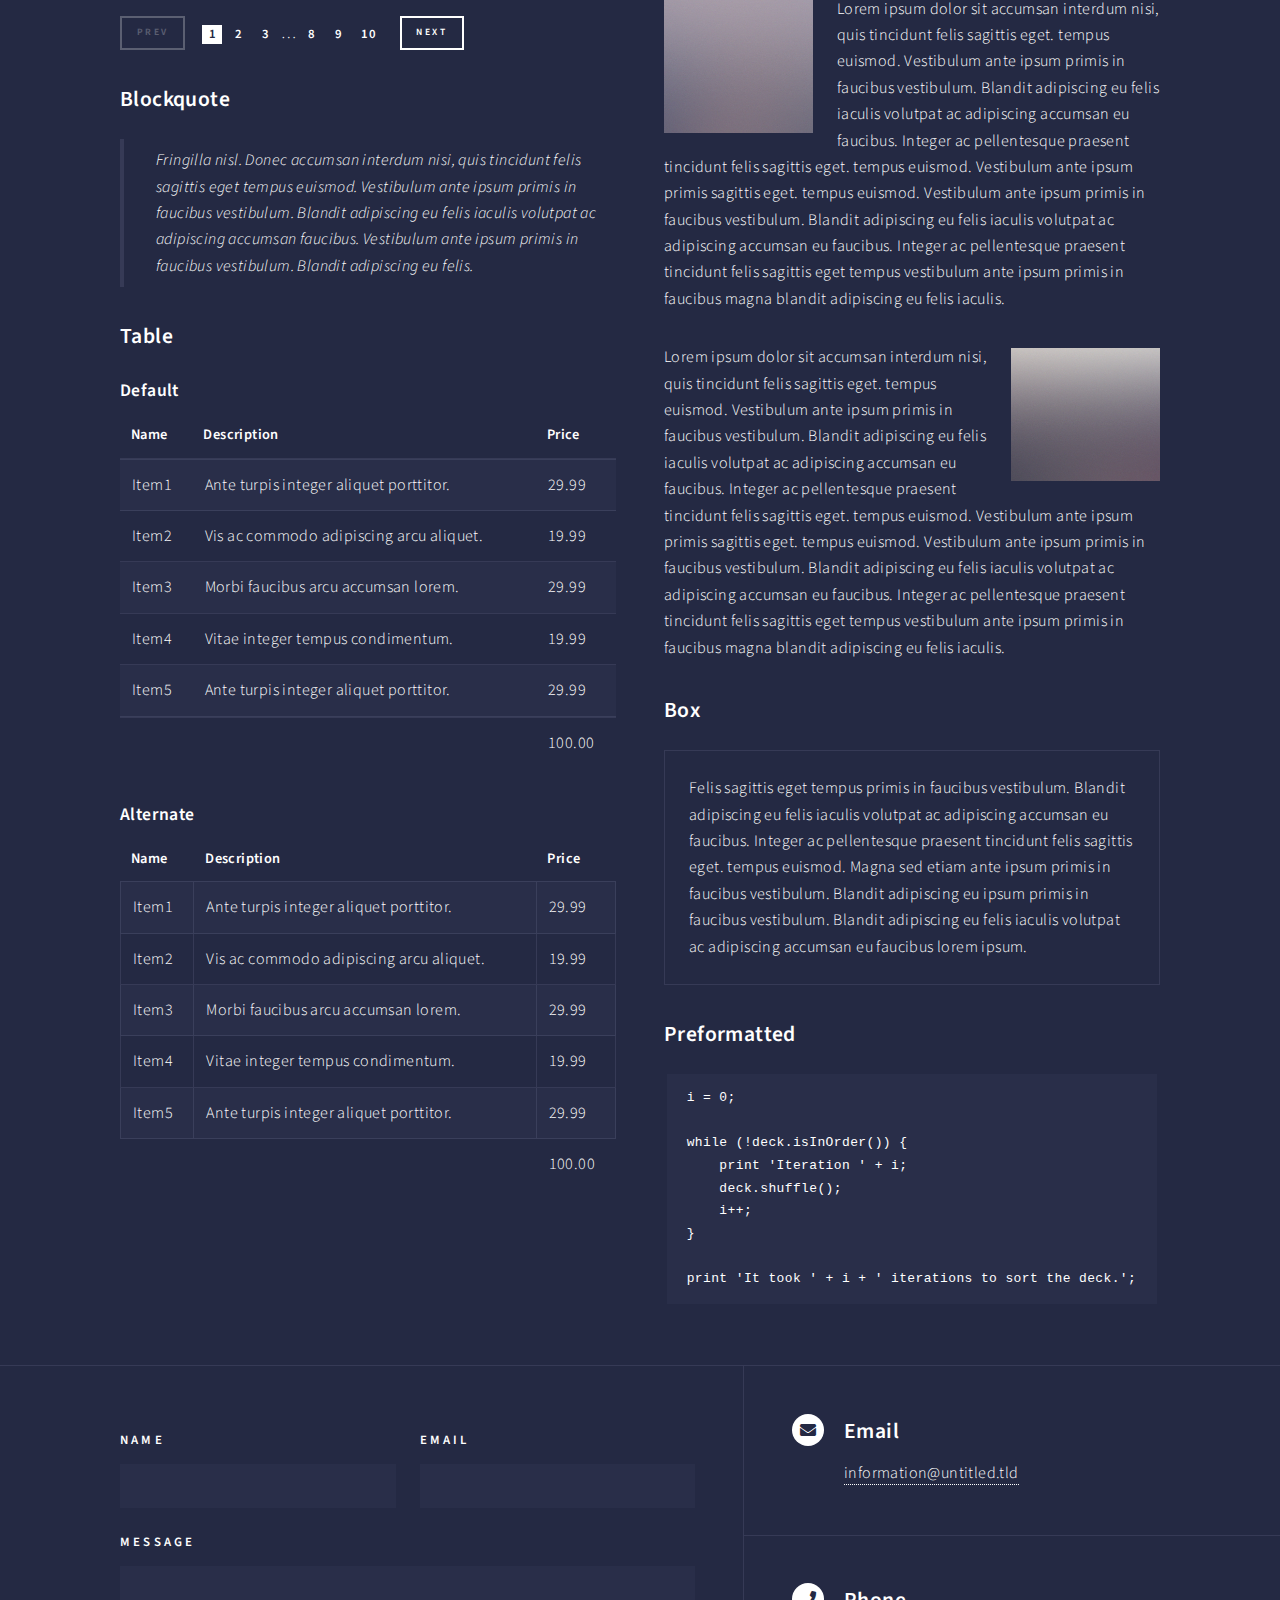
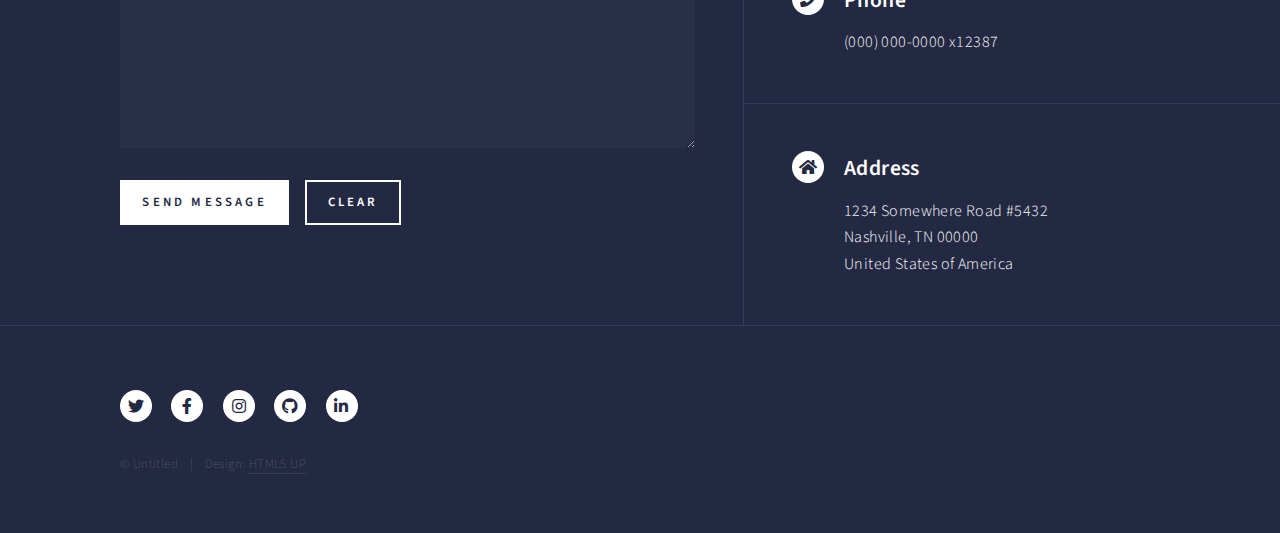
<file: elements.html>
<!DOCTYPE HTML>
<!--
	Forty by HTML5 UP
	html5up.net | @ajlkn
	Free for personal and commercial use under the CCA 3.0 license (html5up.net/license)
-->
<html>
	<head>
		<title>Elements - Forty by HTML5 UP</title>
		<meta charset="utf-8" />
		<meta name="viewport" content="width=device-width, initial-scale=1, user-scalable=no" />
		<link rel="stylesheet" href="assets/css/main.css" />
		<noscript><link rel="stylesheet" href="assets/css/noscript.css" /></noscript>
	</head>
	<body class="is-preload">

		<!-- Wrapper -->
			<div id="wrapper">

				<!-- Header -->
					<header id="header">
						<a href="index.html" class="logo"><strong>Forty</strong> <span>by HTML5 UP</span></a>
						<nav>
							<a href="#menu">Menu</a>
						</nav>
					</header>

				<!-- Menu -->
					<nav id="menu">
						<ul class="links">
							<li><a href="index.html">Trang chủ</a></li>
							<li><a href="goiduongsinh.html">Khóa Gội Dưỡng Sinh (8.5tr)</a></li>
							<li><a href="treatment.html">Khóa Treatment Cơ Bản (12tr)</a></li>
							<li><a href="nangcaoduongsinh.html">Khóa Nâng Cao Dưỡng Sinh(25tr)</a></li>
							<li><a href="mevabe.html">Khóa Chăm Sóc Mẹ và Bé Trước và Sau Khi Sinh (25tr)</</a></li>
							li><a href="thaoduoc.html">Khóa Thảo Dược Bổ Sung (9.5tr)</</a></li>
							<li><a href="triggerpoint.html">Khóa Trigger Point (30tr)</a></li>
							<li><a href="cobannangcao.html">Khóa Cơ Bản Và Nâng Cao (45tr)</a></li>
							<li><a href="trichle.html">Khóa Trích Lễ (15tr)</a></li>
						</ul>
					</nav>

				<!-- Main -->
					<div id="main" class="alt">

						<!-- One -->
							<section id="one">
								<div class="inner">
									<header class="major">
										<h1>Elements</h1>
									</header>

									<!-- Content -->
										<h2 id="content">Sample Content</h2>
										<p>Praesent ac adipiscing ullamcorper semper ut amet ac risus. Lorem sapien ut odio odio nunc. Ac adipiscing nibh porttitor erat risus justo adipiscing adipiscing amet placerat accumsan. Vis. Faucibus odio magna tempus adipiscing a non. In mi primis arcu ut non accumsan vivamus ac blandit adipiscing adipiscing arcu metus praesent turpis eu ac lacinia nunc ac commodo gravida adipiscing eget accumsan ac nunc adipiscing adipiscing.</p>
										<div class="row">
											<div class="col-6 col-12-small">
												<h3>Sem turpis amet semper</h3>
												<p>Nunc lacinia ante nunc ac lobortis. Interdum adipiscing gravida odio porttitor sem non mi integer non faucibus ornare mi ut ante amet placerat aliquet. Volutpat commodo eu sed ante lacinia. Sapien a lorem in integer ornare praesent commodo adipiscing arcu in massa commodo lorem accumsan at odio massa ac ac. Semper adipiscing varius montes viverra nibh in adipiscing blandit tempus accumsan.</p>
											</div>
											<div class="col-6 col-12-small">
												<h3>Magna odio tempus commodo</h3>
												<p>In arcu accumsan arcu adipiscing accumsan orci ac. Felis id enim aliquet. Accumsan ac integer lobortis commodo ornare aliquet accumsan erat tempus amet porttitor. Ante commodo blandit adipiscing integer semper orci eget. Faucibus commodo adipiscing mi eu nullam accumsan morbi arcu ornare odio mi adipiscing nascetur lacus ac interdum morbi accumsan vis mi accumsan ac praesent.</p>
											</div>
											<!-- Break -->
											<div class="col-4 col-12-medium">
												<h3>Interdum sapien gravida</h3>
												<p>Nunc lacinia ante nunc ac lobortis. Interdum adipiscing gravida odio porttitor sem non mi integer non faucibus ornare mi ut ante amet placerat aliquet. Volutpat eu sed ante lacinia sapien lorem accumsan varius montes viverra nibh in adipiscing blandit tempus accumsan.</p>
											</div>
											<div class="col-4 col-12-medium">
												<h3>Faucibus consequat lorem</h3>
												<p>Nunc lacinia ante nunc ac lobortis. Interdum adipiscing gravida odio porttitor sem non mi integer non faucibus ornare mi ut ante amet placerat aliquet. Volutpat eu sed ante lacinia sapien lorem accumsan varius montes viverra nibh in adipiscing blandit tempus accumsan.</p>
											</div>
											<div class="col-4 col-12-medium">
												<h3>Accumsan montes viverra</h3>
												<p>Nunc lacinia ante nunc ac lobortis. Interdum adipiscing gravida odio porttitor sem non mi integer non faucibus ornare mi ut ante amet placerat aliquet. Volutpat eu sed ante lacinia sapien lorem accumsan varius montes viverra nibh in adipiscing blandit tempus accumsan.</p>
											</div>
										</div>

									<hr class="major" />

									<!-- Elements -->
										<h2 id="elements">Elements</h2>
										<div class="row gtr-200">
											<div class="col-6 col-12-medium">

												<!-- Text stuff -->
													<h3>Text</h3>
													<p>This is <b>bold</b> and this is <strong>strong</strong>. This is <i>italic</i> and this is <em>emphasized</em>.
													This is <sup>superscript</sup> text and this is <sub>subscript</sub> text.
													This is <u>underlined</u> and this is code: <code>for (;;) { ... }</code>.
													Finally, this is a <a href="#">link</a>.</p>
													<hr />
													<h2>Heading Level 2</h2>
													<h3>Heading Level 3</h3>
													<h4>Heading Level 4</h4>
													<hr />
													<p>Nunc lacinia ante nunc ac lobortis. Interdum adipiscing gravida odio porttitor sem non mi integer non faucibus ornare mi ut ante amet placerat aliquet. Volutpat eu sed ante lacinia sapien lorem accumsan varius montes viverra nibh in adipiscing blandit tempus accumsan.</p>

												<!-- Lists -->
													<h3>Lists</h3>
													<div class="row">
														<div class="col-6 col-12-small">

															<h4>Unordered</h4>
															<ul>
																<li>Dolor etiam magna etiam.</li>
																<li>Sagittis lorem eleifend.</li>
																<li>Felis dolore viverra.</li>
															</ul>

															<h4>Alternate</h4>
															<ul class="alt">
																<li>Dolor etiam magna etiam.</li>
																<li>Sagittis lorem eleifend.</li>
																<li>Felis feugiat viverra.</li>
															</ul>

														</div>
														<div class="col-6 col-12-small">

															<h4>Ordered</h4>
															<ol>
																<li>Dolor etiam magna etiam.</li>
																<li>Etiam vel lorem sed viverra.</li>
																<li>Felis dolore viverra.</li>
																<li>Dolor etiam magna etiam.</li>
																<li>Etiam vel lorem sed viverra.</li>
																<li>Felis dolore viverra.</li>
															</ol>

															<h4>Icons</h4>
															<ul class="icons">
																<li><a href="#" class="icon brands fa-twitter"><span class="label">Twitter</span></a></li>
																<li><a href="#" class="icon brands fa-facebook-f"><span class="label">Facebook</span></a></li>
																<li><a href="#" class="icon brands fa-instagram"><span class="label">Instagram</span></a></li>
																<li><a href="#" class="icon brands fa-github"><span class="label">Github</span></a></li>
																<li><a href="#" class="icon brands fa-dribbble"><span class="label">Dribbble</span></a></li>
																<li><a href="#" class="icon brands fa-tumblr"><span class="label">Tumblr</span></a></li>
															</ul>
															<ul class="icons">
																<li><a href="#" class="icon brands alt fa-twitter"><span class="label">Twitter</span></a></li>
																<li><a href="#" class="icon brands alt fa-facebook-f"><span class="label">Facebook</span></a></li>
																<li><a href="#" class="icon brands alt fa-instagram"><span class="label">Instagram</span></a></li>
															</ul>

														</div>
													</div>
													<h4>Definition</h4>
													<dl>
														<dt>Item1</dt>
														<dd>
															<p>Lorem ipsum dolor vestibulum ante ipsum primis in faucibus vestibulum. Blandit adipiscing eu felis iaculis volutpat ac adipiscing accumsan eu faucibus. Integer ac pellentesque praesent. Lorem ipsum dolor.</p>
														</dd>
														<dt>Item2</dt>
														<dd>
															<p>Lorem ipsum dolor vestibulum ante ipsum primis in faucibus vestibulum. Blandit adipiscing eu felis iaculis volutpat ac adipiscing accumsan eu faucibus. Integer ac pellentesque praesent. Lorem ipsum dolor.</p>
														</dd>
														<dt>Item3</dt>
														<dd>
															<p>Lorem ipsum dolor vestibulum ante ipsum primis in faucibus vestibulum. Blandit adipiscing eu felis iaculis volutpat ac adipiscing accumsan eu faucibus. Integer ac pellentesque praesent. Lorem ipsum dolor.</p>
														</dd>
													</dl>

													<h4>Actions</h4>
													<ul class="actions">
														<li><a href="#" class="button primary">Default</a></li>
														<li><a href="#" class="button">Default</a></li>
													</ul>
													<ul class="actions small">
														<li><a href="#" class="button primary small">Small</a></li>
														<li><a href="#" class="button small">Small</a></li>
													</ul>
													<div class="row">
														<div class="col-6 col-12-small">
															<ul class="actions stacked">
																<li><a href="#" class="button primary">Default</a></li>
																<li><a href="#" class="button">Default</a></li>
															</ul>
														</div>
														<div class="col-6 col-12-small">
															<ul class="actions stacked">
																<li><a href="#" class="button primary small">Small</a></li>
																<li><a href="#" class="button small">Small</a></li>
															</ul>
														</div>
														<div class="col-6 col-12-small">
															<ul class="actions stacked">
																<li><a href="#" class="button primary fit">Default</a></li>
																<li><a href="#" class="button fit">Default</a></li>
															</ul>
														</div>
														<div class="col-6 col-12-small">
															<ul class="actions stacked">
																<li><a href="#" class="button primary small fit">Small</a></li>
																<li><a href="#" class="button small fit">Small</a></li>
															</ul>
														</div>
													</div>

													<h4>Pagination</h4>
													<ul class="pagination">
														<li><span class="button small disabled">Prev</span></li>
														<li><a href="#" class="page active">1</a></li>
														<li><a href="#" class="page">2</a></li>
														<li><a href="#" class="page">3</a></li>
														<li><span>&hellip;</span></li>
														<li><a href="#" class="page">8</a></li>
														<li><a href="#" class="page">9</a></li>
														<li><a href="#" class="page">10</a></li>
														<li><a href="#" class="button small">Next</a></li>
													</ul>

												<!-- Blockquote -->
													<h3>Blockquote</h3>
													<blockquote>Fringilla nisl. Donec accumsan interdum nisi, quis tincidunt felis sagittis eget tempus euismod. Vestibulum ante ipsum primis in faucibus vestibulum. Blandit adipiscing eu felis iaculis volutpat ac adipiscing accumsan faucibus. Vestibulum ante ipsum primis in faucibus vestibulum. Blandit adipiscing eu felis.</blockquote>

												<!-- Table -->
													<h3>Table</h3>

													<h4>Default</h4>
													<div class="table-wrapper">
														<table>
															<thead>
																<tr>
																	<th>Name</th>
																	<th>Description</th>
																	<th>Price</th>
																</tr>
															</thead>
															<tbody>
																<tr>
																	<td>Item1</td>
																	<td>Ante turpis integer aliquet porttitor.</td>
																	<td>29.99</td>
																</tr>
																<tr>
																	<td>Item2</td>
																	<td>Vis ac commodo adipiscing arcu aliquet.</td>
																	<td>19.99</td>
																</tr>
																<tr>
																	<td>Item3</td>
																	<td> Morbi faucibus arcu accumsan lorem.</td>
																	<td>29.99</td>
																</tr>
																<tr>
																	<td>Item4</td>
																	<td>Vitae integer tempus condimentum.</td>
																	<td>19.99</td>
																</tr>
																<tr>
																	<td>Item5</td>
																	<td>Ante turpis integer aliquet porttitor.</td>
																	<td>29.99</td>
																</tr>
															</tbody>
															<tfoot>
																<tr>
																	<td colspan="2"></td>
																	<td>100.00</td>
																</tr>
															</tfoot>
														</table>
													</div>

													<h4>Alternate</h4>
													<div class="table-wrapper">
														<table class="alt">
															<thead>
																<tr>
																	<th>Name</th>
																	<th>Description</th>
																	<th>Price</th>
																</tr>
															</thead>
															<tbody>
																<tr>
																	<td>Item1</td>
																	<td>Ante turpis integer aliquet porttitor.</td>
																	<td>29.99</td>
																</tr>
																<tr>
																	<td>Item2</td>
																	<td>Vis ac commodo adipiscing arcu aliquet.</td>
																	<td>19.99</td>
																</tr>
																<tr>
																	<td>Item3</td>
																	<td> Morbi faucibus arcu accumsan lorem.</td>
																	<td>29.99</td>
																</tr>
																<tr>
																	<td>Item4</td>
																	<td>Vitae integer tempus condimentum.</td>
																	<td>19.99</td>
																</tr>
																<tr>
																	<td>Item5</td>
																	<td>Ante turpis integer aliquet porttitor.</td>
																	<td>29.99</td>
																</tr>
															</tbody>
															<tfoot>
																<tr>
																	<td colspan="2"></td>
																	<td>100.00</td>
																</tr>
															</tfoot>
														</table>
													</div>

											</div>
											<div class="col-6 col-12-medium">

												<!-- Buttons -->
													<h3>Buttons</h3>
													<ul class="actions">
														<li><a href="#" class="button primary">Primary</a></li>
														<li><a href="#" class="button">Default</a></li>
													</ul>
													<div class="row">
														<div class="col-6 col-12-xsmall">
															<ul class="actions stacked">
																<li><a href="#" class="button large">Large</a></li>
																<li><a href="#" class="button">Default</a></li>
																<li><a href="#" class="button small">Small</a></li>
															</ul>
														</div>
														<div class="col-6 col-12-xsmall">
															<ul class="actions stacked">
																<li><a href="#" class="button primary large">Large</a></li>
																<li><a href="#" class="button primary">Default</a></li>
																<li><a href="#" class="button primary small">Small</a></li>
															</ul>
														</div>
													</div>
													<ul class="actions fit">
														<li><a href="#" class="button primary fit">Fit</a></li>
														<li><a href="#" class="button fit">Fit</a></li>
													</ul>
													<ul class="actions fit small">
														<li><a href="#" class="button primary fit small">Fit + Small</a></li>
														<li><a href="#" class="button fit small">Fit + Small</a></li>
													</ul>
													<ul class="actions">
														<li><a href="#" class="button primary icon solid fa-search">Icon</a></li>
														<li><a href="#" class="button icon solid fa-download">Icon</a></li>
													</ul>
													<ul class="actions">
														<li><span class="button primary disabled">Primary</span></li>
														<li><span class="button disabled">Default</span></li>
													</ul>

												<!-- Form -->
													<h3>Form</h3>

													<form method="post" action="#">
														<div class="row gtr-uniform">
															<div class="col-6 col-12-xsmall">
																<input type="text" name="demo-name" id="demo-name" value="" placeholder="Name" />
															</div>
															<div class="col-6 col-12-xsmall">
																<input type="email" name="demo-email" id="demo-email" value="" placeholder="Email" />
															</div>
															<!-- Break -->
															<div class="col-12">
																<select name="demo-category" id="demo-category">
																	<option value="">- Category -</option>
																	<option value="1">Manufacturing</option>
																	<option value="1">Shipping</option>
																	<option value="1">Administration</option>
																	<option value="1">Human Resources</option>
																</select>
															</div>
															<!-- Break -->
															<div class="col-4 col-12-small">
																<input type="radio" id="demo-priority-low" name="demo-priority" checked>
																<label for="demo-priority-low">Low</label>
															</div>
															<div class="col-4 col-12-small">
																<input type="radio" id="demo-priority-normal" name="demo-priority">
																<label for="demo-priority-normal">Normal</label>
															</div>
															<div class="col-4 col-12-small">
																<input type="radio" id="demo-priority-high" name="demo-priority">
																<label for="demo-priority-high">High</label>
															</div>
															<!-- Break -->
															<div class="col-6 col-12-small">
																<input type="checkbox" id="demo-copy" name="demo-copy">
																<label for="demo-copy">Email me a copy</label>
															</div>
															<div class="col-6 col-12-small">
																<input type="checkbox" id="demo-human" name="demo-human" checked>
																<label for="demo-human">I am a human</label>
															</div>
															<!-- Break -->
															<div class="col-12">
																<textarea name="demo-message" id="demo-message" placeholder="Enter your message" rows="6"></textarea>
															</div>
															<!-- Break -->
															<div class="col-12">
																<ul class="actions">
																	<li><input type="submit" value="Send Message" class="primary" /></li>
																	<li><input type="reset" value="Reset" /></li>
																</ul>
															</div>
														</div>
													</form>

												<!-- Image -->
													<h3>Image</h3>

													<h4>Fit</h4>
													<span class="image fit"><img src="images/pic03.jpg" alt="" /></span>
													<div class="box alt">
														<div class="row gtr-50 gtr-uniform">
															<div class="col-4"><span class="image fit"><img src="images/pic08.jpg" alt="" /></span></div>
															<div class="col-4"><span class="image fit"><img src="images/pic09.jpg" alt="" /></span></div>
															<div class="col-4"><span class="image fit"><img src="images/pic10.jpg" alt="" /></span></div>
															<!-- Break -->
															<div class="col-4"><span class="image fit"><img src="images/pic10.jpg" alt="" /></span></div>
															<div class="col-4"><span class="image fit"><img src="images/pic08.jpg" alt="" /></span></div>
															<div class="col-4"><span class="image fit"><img src="images/pic09.jpg" alt="" /></span></div>
															<!-- Break -->
															<div class="col-4"><span class="image fit"><img src="images/pic09.jpg" alt="" /></span></div>
															<div class="col-4"><span class="image fit"><img src="images/pic10.jpg" alt="" /></span></div>
															<div class="col-4"><span class="image fit"><img src="images/pic08.jpg" alt="" /></span></div>
														</div>
													</div>

													<h4>Left &amp; Right</h4>
													<p><span class="image left"><img src="images/pic09.jpg" alt="" /></span>Lorem ipsum dolor sit accumsan interdum nisi, quis tincidunt felis sagittis eget. tempus euismod. Vestibulum ante ipsum primis in faucibus vestibulum. Blandit adipiscing eu felis iaculis volutpat ac adipiscing accumsan eu faucibus. Integer ac pellentesque praesent tincidunt felis sagittis eget. tempus euismod. Vestibulum ante ipsum primis sagittis eget. tempus euismod. Vestibulum ante ipsum primis in faucibus vestibulum. Blandit adipiscing eu felis iaculis volutpat ac adipiscing accumsan eu faucibus. Integer ac pellentesque praesent tincidunt felis sagittis eget tempus vestibulum ante ipsum primis in faucibus magna blandit adipiscing eu felis iaculis.</p>
													<p><span class="image right"><img src="images/pic10.jpg" alt="" /></span>Lorem ipsum dolor sit accumsan interdum nisi, quis tincidunt felis sagittis eget. tempus euismod. Vestibulum ante ipsum primis in faucibus vestibulum. Blandit adipiscing eu felis iaculis volutpat ac adipiscing accumsan eu faucibus. Integer ac pellentesque praesent tincidunt felis sagittis eget. tempus euismod. Vestibulum ante ipsum primis sagittis eget. tempus euismod. Vestibulum ante ipsum primis in faucibus vestibulum. Blandit adipiscing eu felis iaculis volutpat ac adipiscing accumsan eu faucibus. Integer ac pellentesque praesent tincidunt felis sagittis eget tempus vestibulum ante ipsum primis in faucibus magna blandit adipiscing eu felis iaculis.</p>

												<!-- Box -->
													<h3>Box</h3>
													<div class="box">
														<p>Felis sagittis eget tempus primis in faucibus vestibulum. Blandit adipiscing eu felis iaculis volutpat ac adipiscing accumsan eu faucibus. Integer ac pellentesque praesent tincidunt felis sagittis eget. tempus euismod. Magna sed etiam ante ipsum primis in faucibus vestibulum. Blandit adipiscing eu ipsum primis in faucibus vestibulum. Blandit adipiscing eu felis iaculis volutpat ac adipiscing accumsan eu faucibus lorem ipsum.</p>
													</div>

												<!-- Preformatted Code -->
													<h3>Preformatted</h3>
													<pre><code>i = 0;

while (!deck.isInOrder()) {
    print 'Iteration ' + i;
    deck.shuffle();
    i++;
}

print 'It took ' + i + ' iterations to sort the deck.';
</code></pre>

											</div>
										</div>

								</div>
							</section>

					</div>

				<!-- Contact -->
					<section id="contact">
						<div class="inner">
							<section>
								<form method="post" action="#">
									<div class="fields">
										<div class="field half">
											<label for="name">Name</label>
											<input type="text" name="name" id="name" />
										</div>
										<div class="field half">
											<label for="email">Email</label>
											<input type="text" name="email" id="email" />
										</div>
										<div class="field">
											<label for="message">Message</label>
											<textarea name="message" id="message" rows="6"></textarea>
										</div>
									</div>
									<ul class="actions">
										<li><input type="submit" value="Send Message" class="primary" /></li>
										<li><input type="reset" value="Clear" /></li>
									</ul>
								</form>
							</section>
							<section class="split">
								<section>
									<div class="contact-method">
										<span class="icon solid alt fa-envelope"></span>
										<h3>Email</h3>
										<a href="#">information@untitled.tld</a>
									</div>
								</section>
								<section>
									<div class="contact-method">
										<span class="icon solid alt fa-phone"></span>
										<h3>Phone</h3>
										<span>(000) 000-0000 x12387</span>
									</div>
								</section>
								<section>
									<div class="contact-method">
										<span class="icon solid alt fa-home"></span>
										<h3>Address</h3>
										<span>1234 Somewhere Road #5432<br />
										Nashville, TN 00000<br />
										United States of America</span>
									</div>
								</section>
							</section>
						</div>
					</section>

				<!-- Footer -->
					<footer id="footer">
						<div class="inner">
							<ul class="icons">
								<li><a href="#" class="icon brands alt fa-twitter"><span class="label">Twitter</span></a></li>
								<li><a href="#" class="icon brands alt fa-facebook-f"><span class="label">Facebook</span></a></li>
								<li><a href="#" class="icon brands alt fa-instagram"><span class="label">Instagram</span></a></li>
								<li><a href="#" class="icon brands alt fa-github"><span class="label">GitHub</span></a></li>
								<li><a href="#" class="icon brands alt fa-linkedin-in"><span class="label">LinkedIn</span></a></li>
							</ul>
							<ul class="copyright">
								<li>&copy; Untitled</li><li>Design: <a href="https://html5up.net">HTML5 UP</a></li>
							</ul>
						</div>
					</footer>

			</div>

		<!-- Scripts -->
			<script src="assets/js/jquery.min.js"></script>
			<script src="assets/js/jquery.scrolly.min.js"></script>
			<script src="assets/js/jquery.scrollex.min.js"></script>
			<script src="assets/js/browser.min.js"></script>
			<script src="assets/js/breakpoints.min.js"></script>
			<script src="assets/js/util.js"></script>
			<script src="assets/js/main.js"></script>

	</body>
</html>
</file>
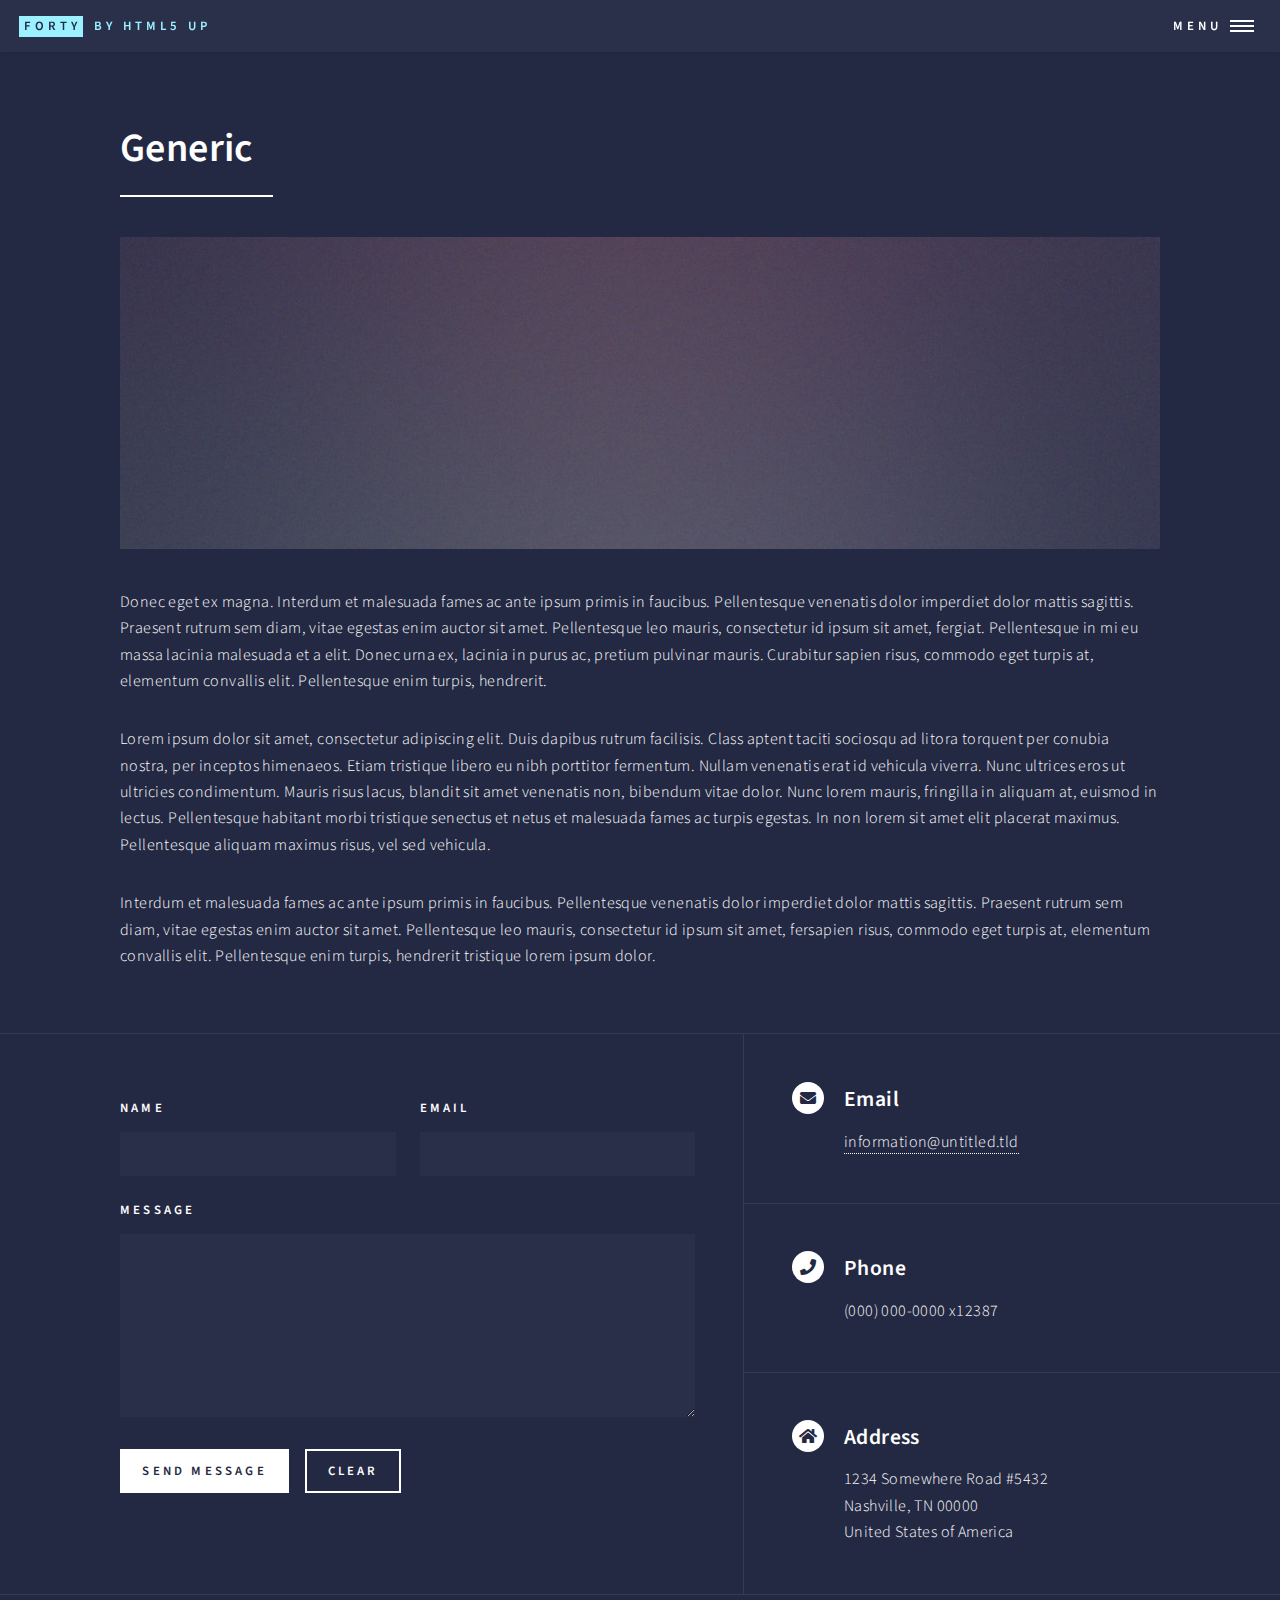
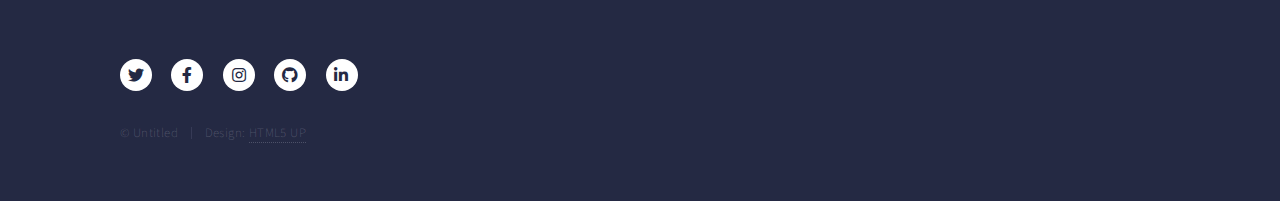
<file: generic.html>
<!DOCTYPE HTML>
<!--
	Forty by HTML5 UP
	html5up.net | @ajlkn
	Free for personal and commercial use under the CCA 3.0 license (html5up.net/license)
-->
<html>
	<head>
		<title>Generic - Forty by HTML5 UP</title>
		<meta charset="utf-8" />
		<meta name="viewport" content="width=device-width, initial-scale=1, user-scalable=no" />
		<link rel="stylesheet" href="assets/css/main.css" />
		<noscript><link rel="stylesheet" href="assets/css/noscript.css" /></noscript>
	</head>
	<body class="is-preload">

		<!-- Wrapper -->
			<div id="wrapper">

				<!-- Header -->
					<header id="header">
						<a href="index.html" class="logo"><strong>Forty</strong> <span>by HTML5 UP</span></a>
						<nav>
							<a href="#menu">Menu</a>
						</nav>
					</header>

				<!-- Menu -->
					<nav id="menu">
						<ul class="links">
							<li><a href="index.html">Home</a></li>
							<li><a href="landing.html">Landing</a></li>
							<li><a href="generic.html">Generic</a></li>
							<li><a href="elements.html">Elements</a></li>
						</ul>
						<ul class="actions stacked">
							<li><a href="#" class="button primary fit">Get Started</a></li>
							<li><a href="#" class="button fit">Log In</a></li>
						</ul>
					</nav>

				<!-- Main -->
					<div id="main" class="alt">

						<!-- One -->
							<section id="one">
								<div class="inner">
									<header class="major">
										<h1>Generic</h1>
									</header>
									<span class="image main"><img src="images/pic11.jpg" alt="" /></span>
									<p>Donec eget ex magna. Interdum et malesuada fames ac ante ipsum primis in faucibus. Pellentesque venenatis dolor imperdiet dolor mattis sagittis. Praesent rutrum sem diam, vitae egestas enim auctor sit amet. Pellentesque leo mauris, consectetur id ipsum sit amet, fergiat. Pellentesque in mi eu massa lacinia malesuada et a elit. Donec urna ex, lacinia in purus ac, pretium pulvinar mauris. Curabitur sapien risus, commodo eget turpis at, elementum convallis elit. Pellentesque enim turpis, hendrerit.</p>
									<p>Lorem ipsum dolor sit amet, consectetur adipiscing elit. Duis dapibus rutrum facilisis. Class aptent taciti sociosqu ad litora torquent per conubia nostra, per inceptos himenaeos. Etiam tristique libero eu nibh porttitor fermentum. Nullam venenatis erat id vehicula viverra. Nunc ultrices eros ut ultricies condimentum. Mauris risus lacus, blandit sit amet venenatis non, bibendum vitae dolor. Nunc lorem mauris, fringilla in aliquam at, euismod in lectus. Pellentesque habitant morbi tristique senectus et netus et malesuada fames ac turpis egestas. In non lorem sit amet elit placerat maximus. Pellentesque aliquam maximus risus, vel sed vehicula.</p>
									<p>Interdum et malesuada fames ac ante ipsum primis in faucibus. Pellentesque venenatis dolor imperdiet dolor mattis sagittis. Praesent rutrum sem diam, vitae egestas enim auctor sit amet. Pellentesque leo mauris, consectetur id ipsum sit amet, fersapien risus, commodo eget turpis at, elementum convallis elit. Pellentesque enim turpis, hendrerit tristique lorem ipsum dolor.</p>
								</div>
							</section>

					</div>

				<!-- Contact -->
					<section id="contact">
						<div class="inner">
							<section>
								<form method="post" action="#">
									<div class="fields">
										<div class="field half">
											<label for="name">Name</label>
											<input type="text" name="name" id="name" />
										</div>
										<div class="field half">
											<label for="email">Email</label>
											<input type="text" name="email" id="email" />
										</div>
										<div class="field">
											<label for="message">Message</label>
											<textarea name="message" id="message" rows="6"></textarea>
										</div>
									</div>
									<ul class="actions">
										<li><input type="submit" value="Send Message" class="primary" /></li>
										<li><input type="reset" value="Clear" /></li>
									</ul>
								</form>
							</section>
							<section class="split">
								<section>
									<div class="contact-method">
										<span class="icon solid alt fa-envelope"></span>
										<h3>Email</h3>
										<a href="#">information@untitled.tld</a>
									</div>
								</section>
								<section>
									<div class="contact-method">
										<span class="icon solid alt fa-phone"></span>
										<h3>Phone</h3>
										<span>(000) 000-0000 x12387</span>
									</div>
								</section>
								<section>
									<div class="contact-method">
										<span class="icon solid alt fa-home"></span>
										<h3>Address</h3>
										<span>1234 Somewhere Road #5432<br />
										Nashville, TN 00000<br />
										United States of America</span>
									</div>
								</section>
							</section>
						</div>
					</section>

				<!-- Footer -->
					<footer id="footer">
						<div class="inner">
							<ul class="icons">
								<li><a href="#" class="icon brands alt fa-twitter"><span class="label">Twitter</span></a></li>
								<li><a href="#" class="icon brands alt fa-facebook-f"><span class="label">Facebook</span></a></li>
								<li><a href="#" class="icon brands alt fa-instagram"><span class="label">Instagram</span></a></li>
								<li><a href="#" class="icon brands alt fa-github"><span class="label">GitHub</span></a></li>
								<li><a href="#" class="icon brands alt fa-linkedin-in"><span class="label">LinkedIn</span></a></li>
							</ul>
							<ul class="copyright">
								<li>&copy; Untitled</li><li>Design: <a href="https://html5up.net">HTML5 UP</a></li>
							</ul>
						</div>
					</footer>

			</div>

		<!-- Scripts -->
			<script src="assets/js/jquery.min.js"></script>
			<script src="assets/js/jquery.scrolly.min.js"></script>
			<script src="assets/js/jquery.scrollex.min.js"></script>
			<script src="assets/js/browser.min.js"></script>
			<script src="assets/js/breakpoints.min.js"></script>
			<script src="assets/js/util.js"></script>
			<script src="assets/js/main.js"></script>

	</body>
</html>
</file>
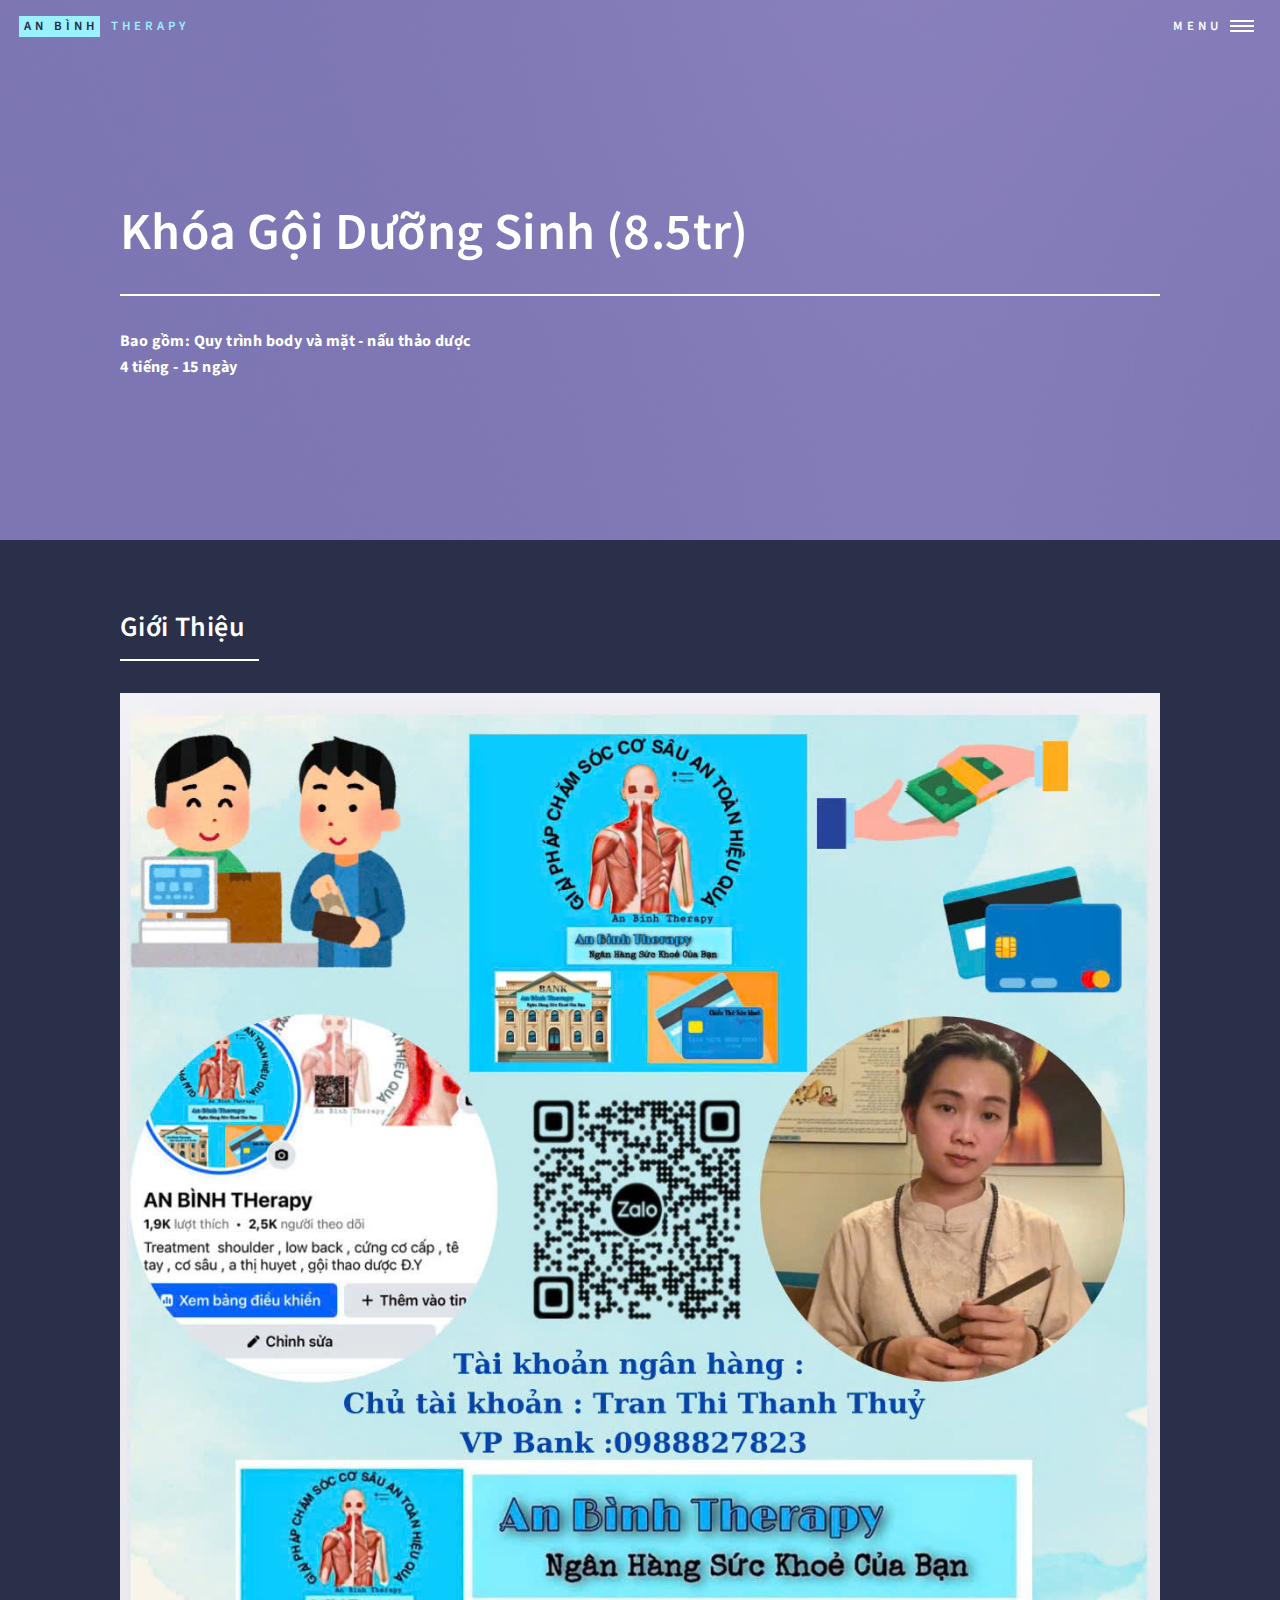
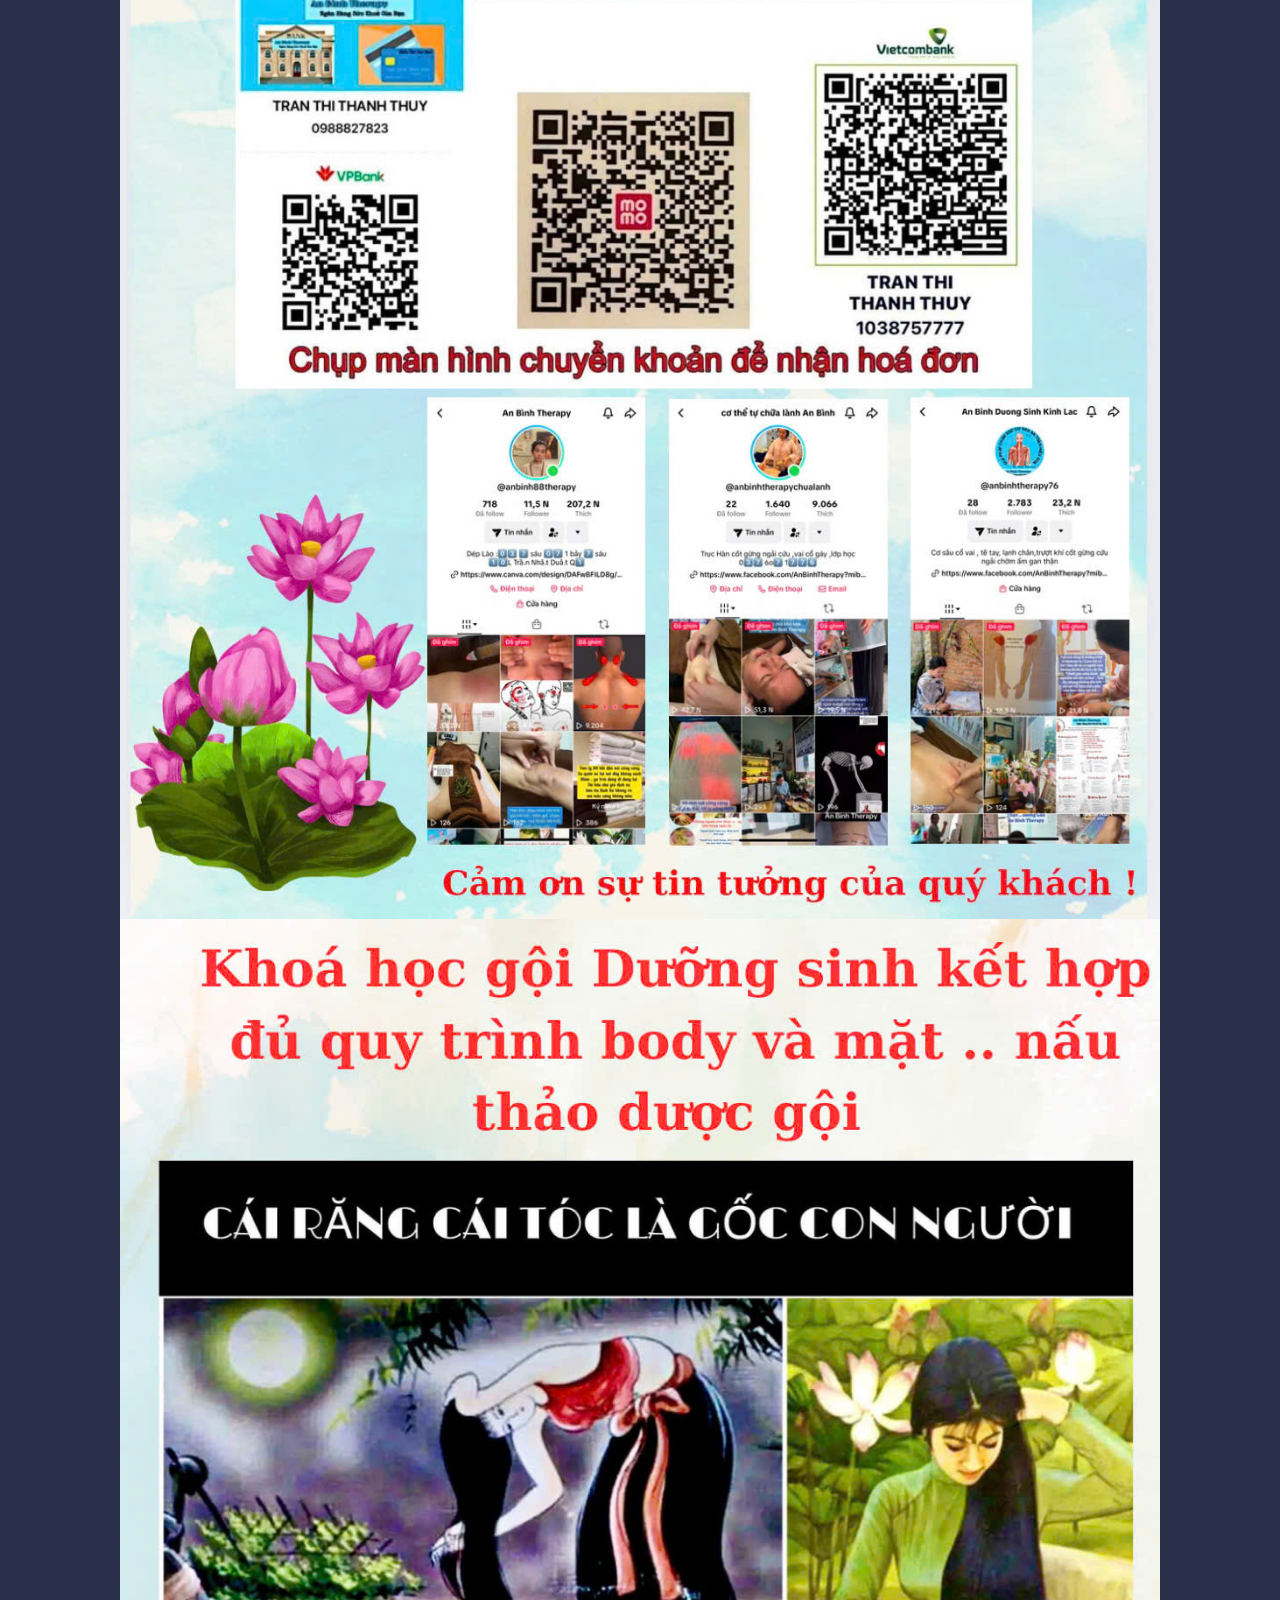
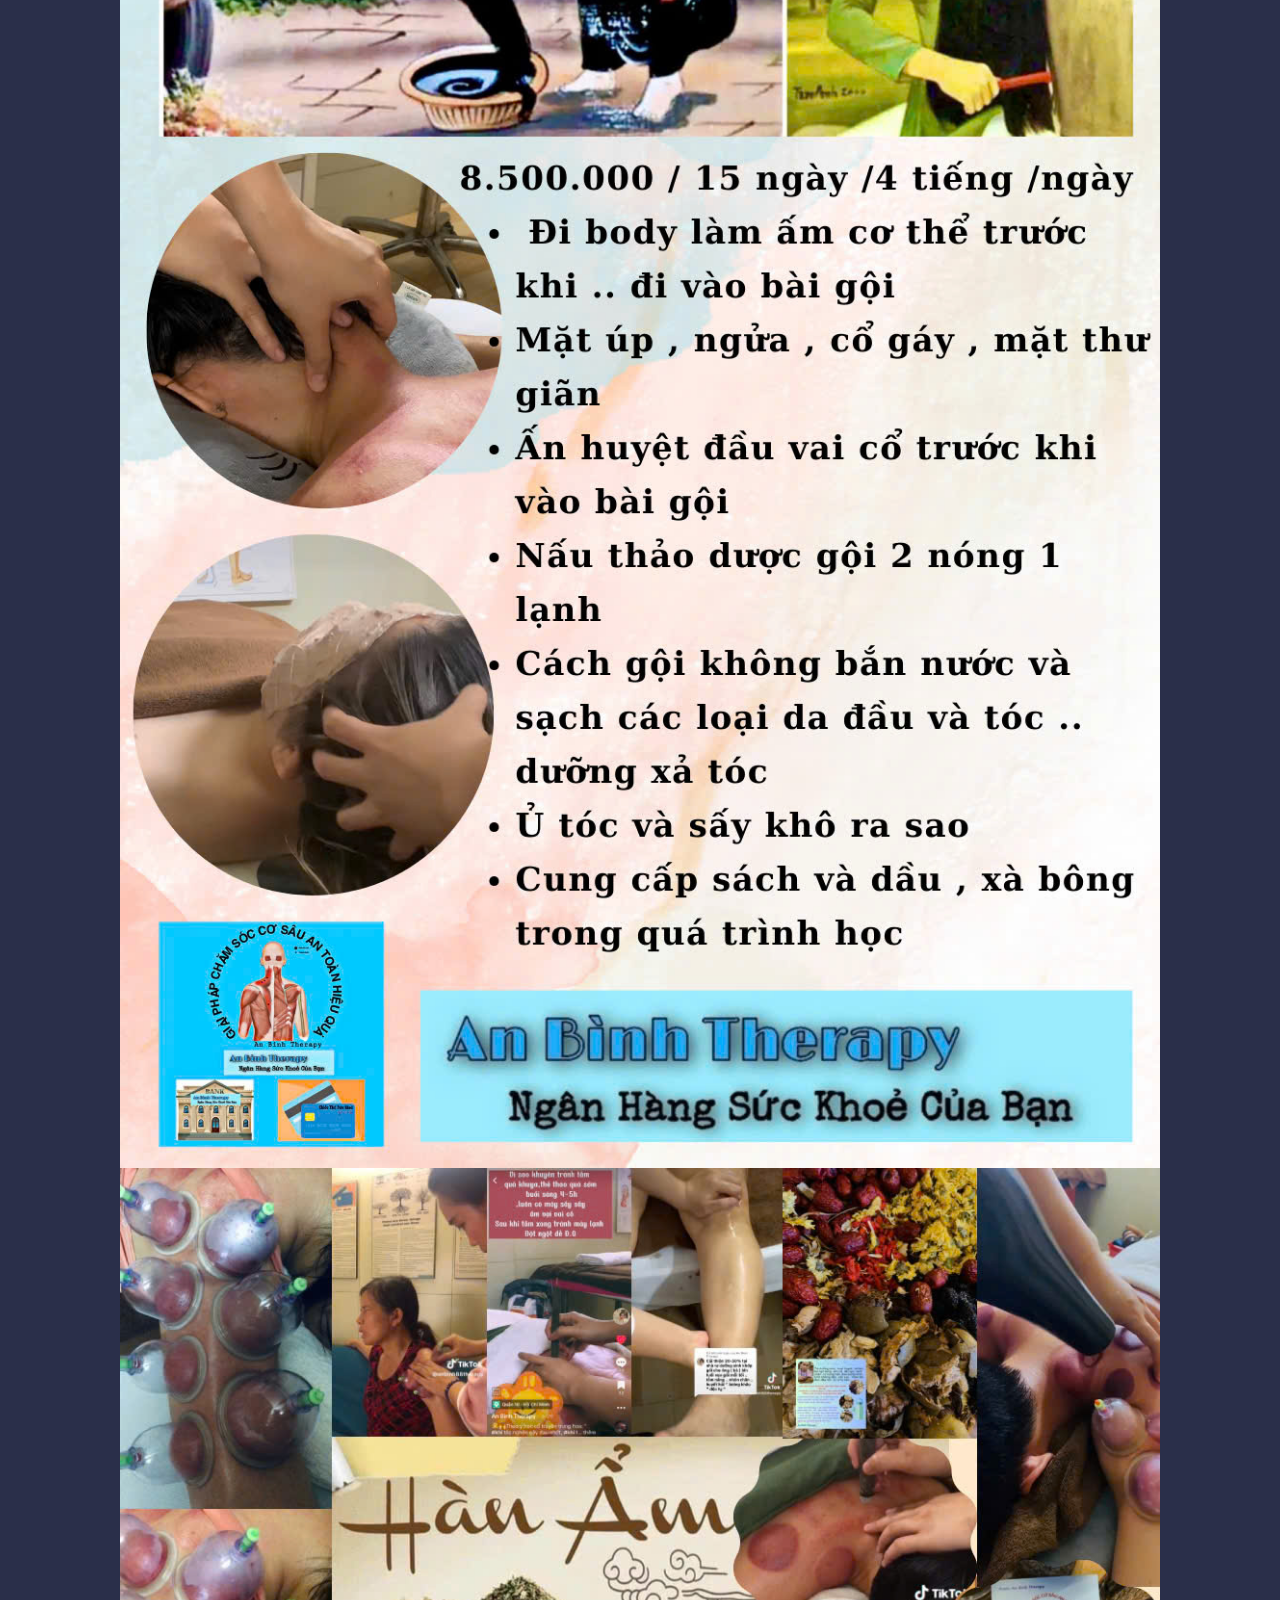
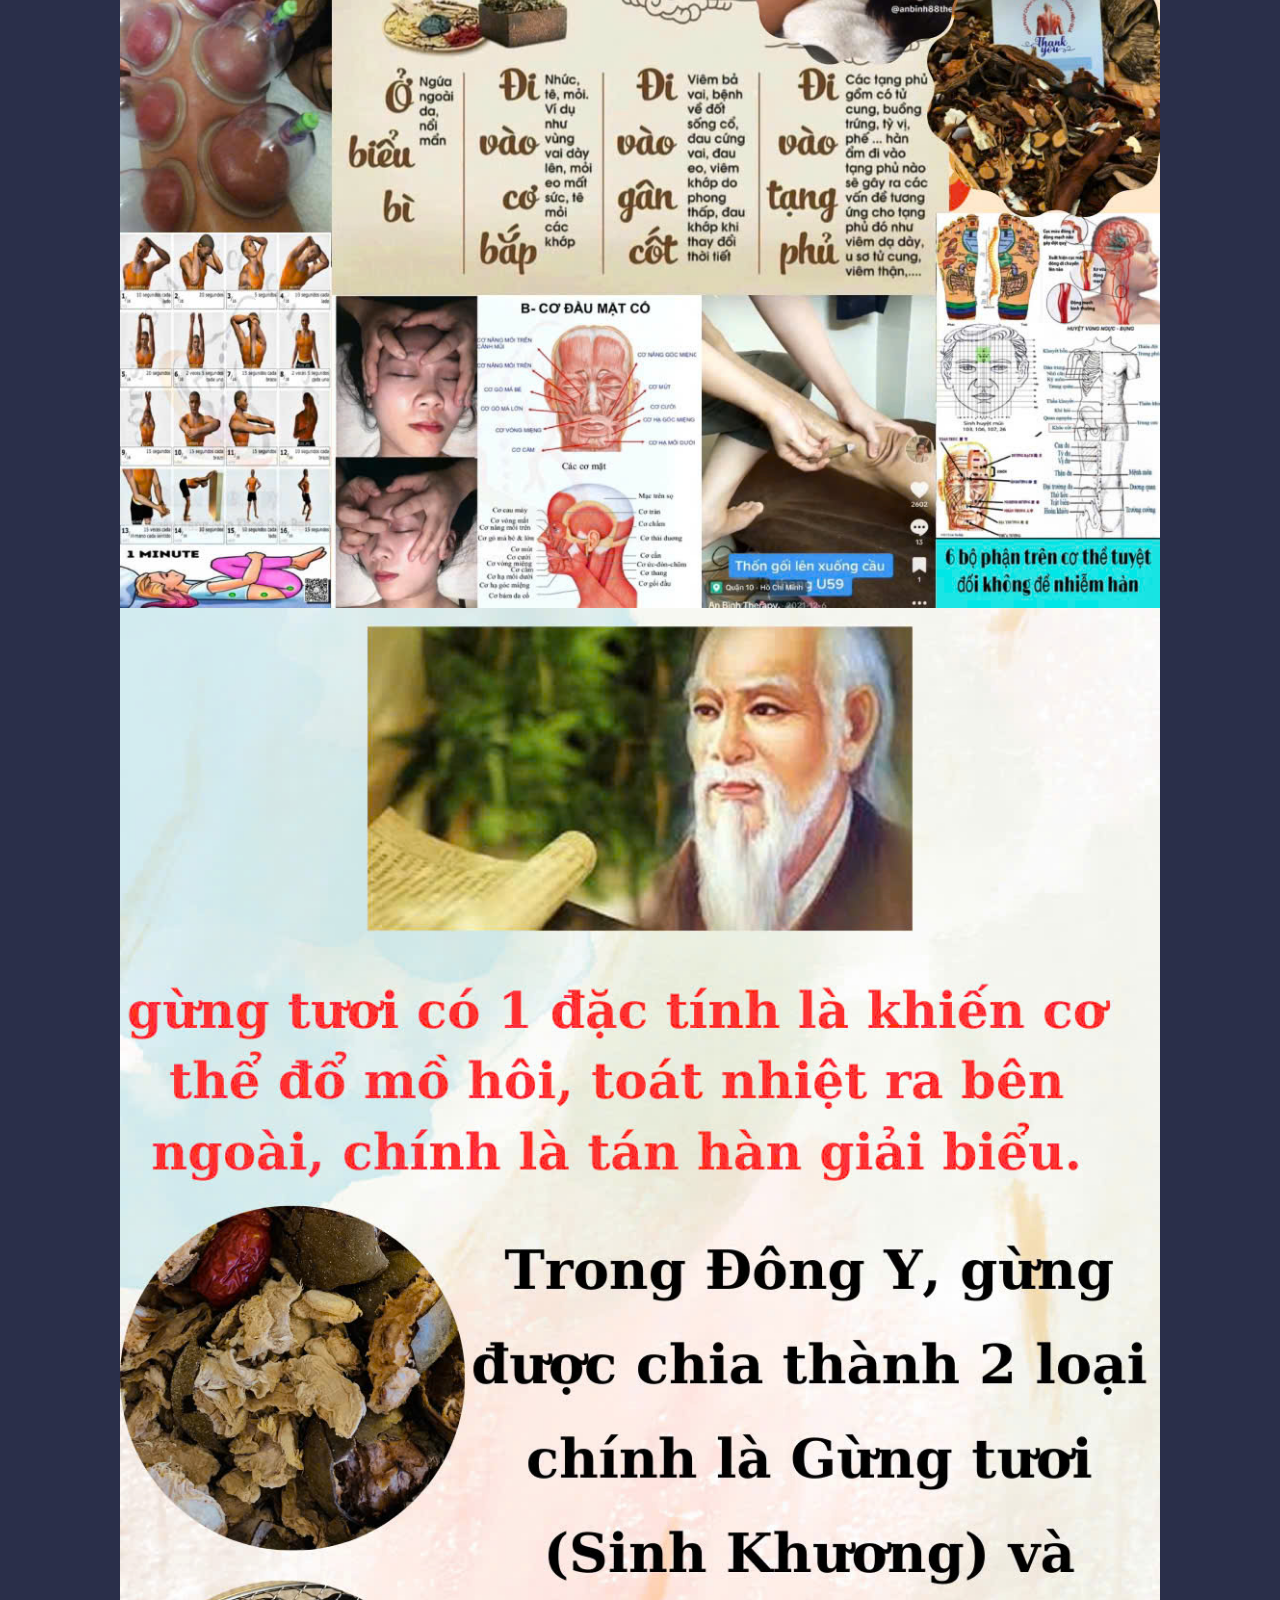
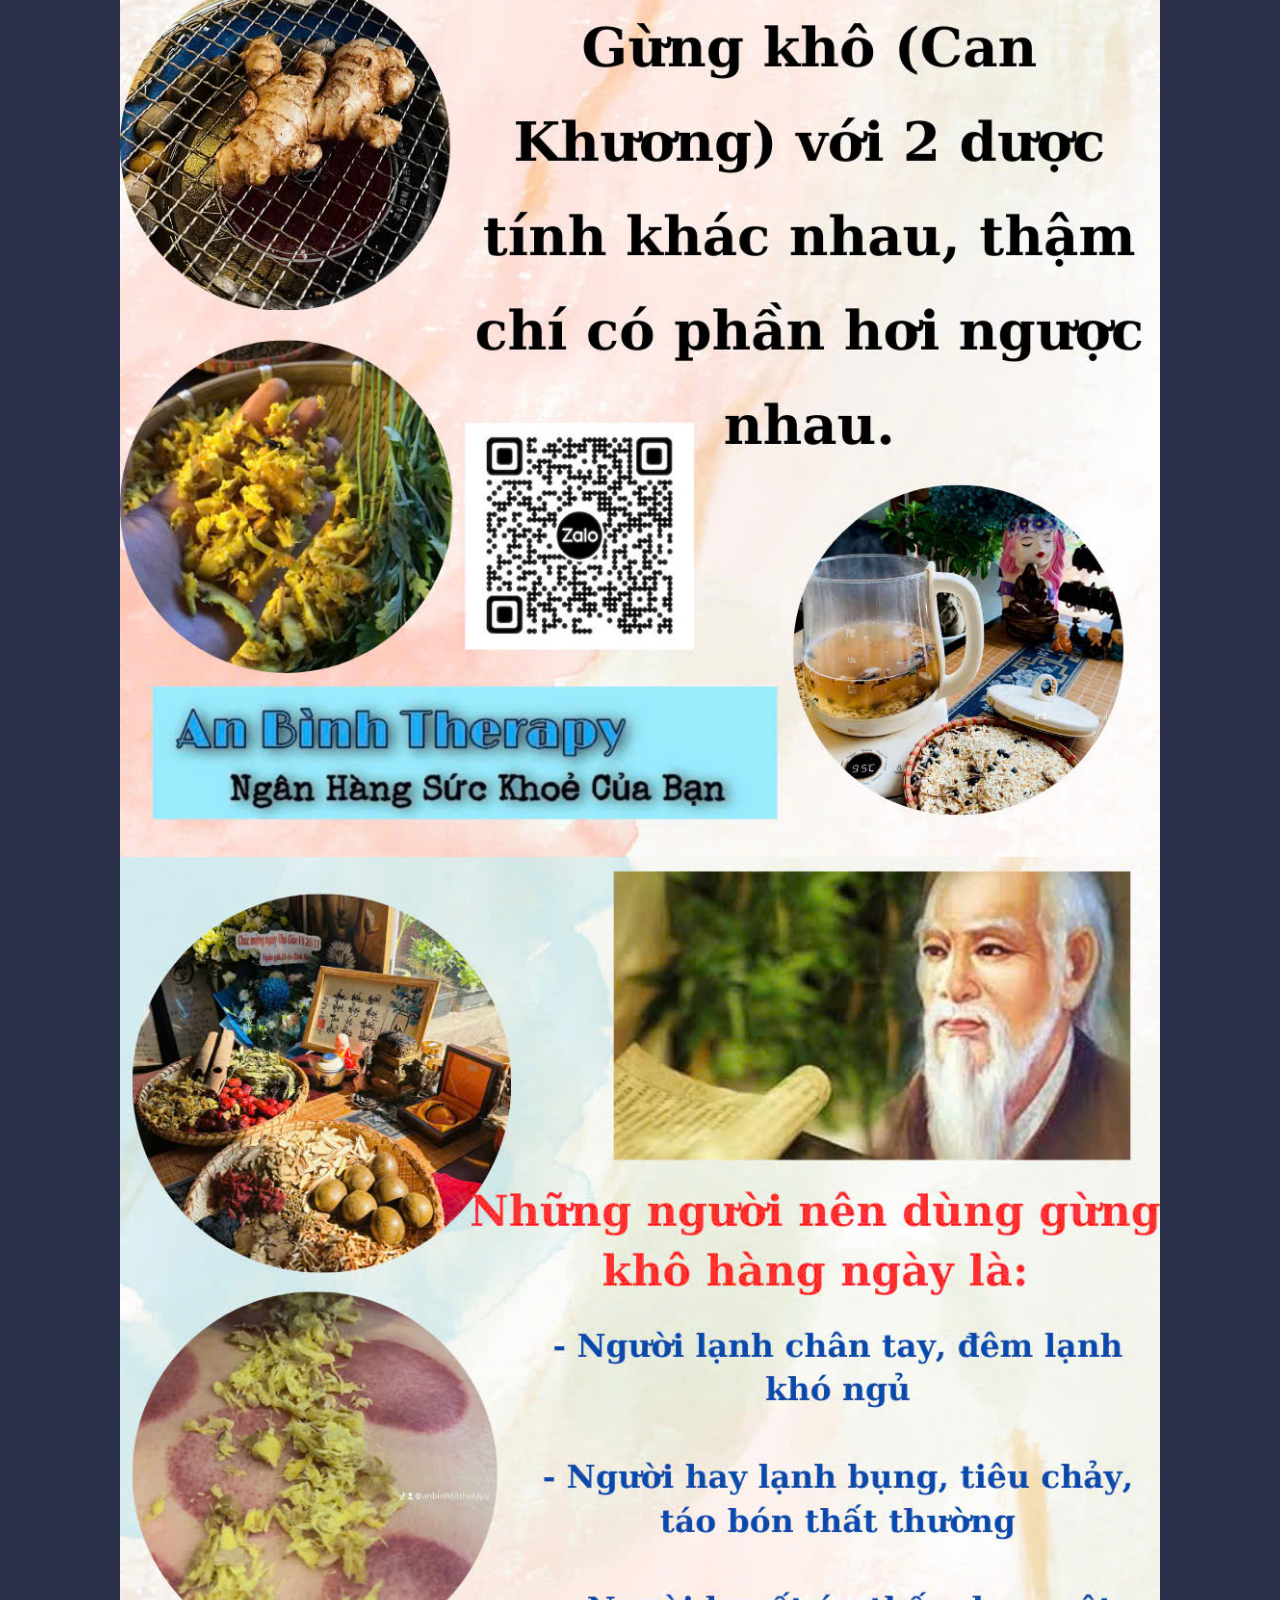
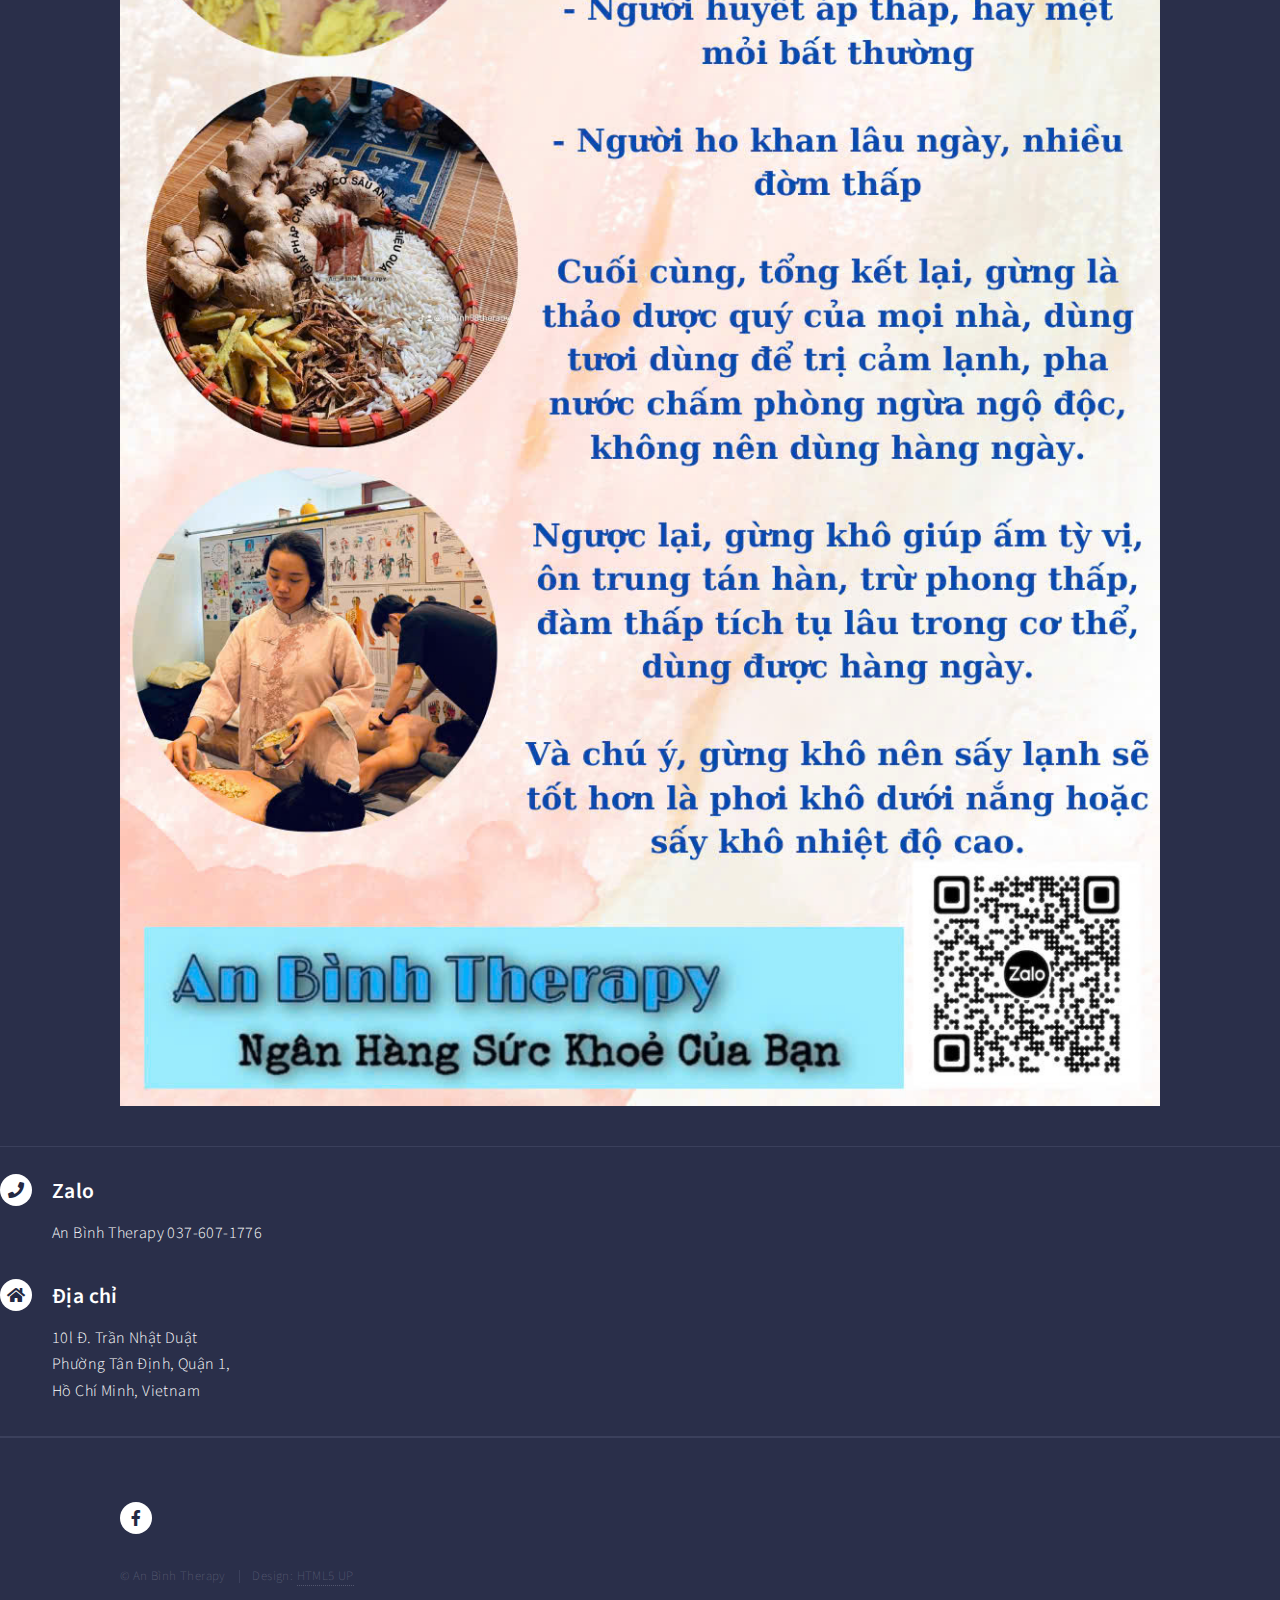
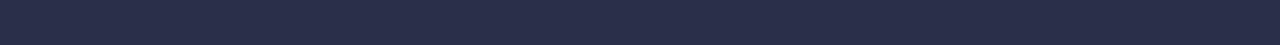
<file: goiduongsinh.html>
<!DOCTYPE HTML>
<!--
	Forty by HTML5 UP
	html5up.net | @ajlkn
	Free for personal and commercial use under the CCA 3.0 license (html5up.net/license)
-->
<html>
	<head>
		<title>An Bình Therapy</title>
		<meta charset="utf-8" />
		<meta name="viewport" content="width=device-width, initial-scale=1, user-scalable=no" />
		<link rel="stylesheet" href="assets/css/main.css" />
		<noscript><link rel="stylesheet" href="assets/css/noscript.css" /></noscript>
		<style>
        /* Ensure no CSS properties are preventing line breaks */
        .multi-line {
            white-space: normal;
        }
			img {
  max-width: 100%;
}
    </style>
	</head>
	<body class="is-preload">

		<!-- Wrapper -->
			<div id="wrapper">

				<!-- Header -->
					<header id="header" class="alt">
						<a href="index.html" class="logo"><strong>An Bình</strong> <span>Therapy</span></a>
						<nav>
							<a href="#menu">Menu</a>
						</nav>
					</header>

				<!-- Menu -->
					<nav id="menu">
						<ul class="links">
							<li><a href="index.html">Trang chủ</a></li>
							<li><a href="goiduongsinh.html">Khóa Gội Dưỡng Sinh (8.5tr)</a></li>
							<li><a href="treatment.html">Khóa Treatment Cơ Bản (12tr)</a></li>
							<li><a href="nangcaoduongsinh.html">Khóa Nâng Cao Dưỡng Sinh(25tr)</a></li>
							<li><a href="mevabe.html">Khóa Chăm Sóc Mẹ và Bé Trước và Sau Khi Sinh (25tr)</</a></li>
							<li><a href="thaoduoc.html">Khóa Thảo Dược Bổ Sung (9.5tr)</</a></li>
							<li><a href="triggerpoint.html">Khóa Trigger Point (30tr)</a></li>
							<li><a href="cobannangcao.html">Khóa Cơ Bản Và Nâng Cao (45tr)</a></li>
							<li><a href="trichle.html">Khóa Trích Lễ (15tr)</a></li>
						</ul>
					</nav>


				<!-- Banner -->
				<!-- Note: The "styleN" class below should match that of the header element. -->
					<section id="banner" class="style2">
						<div class="inner">
							<span class="image">
								<img src="images/pic07.jpg" alt="" />
							</span>
							<header class="major">
								<h1>Khóa Gội Dưỡng Sinh (8.5tr)</h1>
							</header>
							<div class="content">
								<span style="font-weight: bold;">Bao gồm: Quy trình body và mặt - nấu thảo dược<br />
										4 tiếng - 15 ngày</span>
							</div>
						</div>
					</section>

				<!-- Main -->
					<div id="main">

						<!-- One -->
							<section id="one">
								<div class="inner">
									<header class="major">
										<h2>Giới Thiệu</h2>
									</header>

									<span class="image">
								<img src="images/nangcao0.jpg" alt="" />
								<img src="images/goi1.jpg" alt="" />
								<img src="images/goi2.jpg" alt="" />
								<img src="images/goi3.jpg" alt="" />
								<img src="images/goi4.jpg" alt="" />
							</span>
									
								</div>
							</section>


				<!-- Contact -->
					<section id="contact">
				

							<section >
								<br>
								<section>
									<div class="contact-method">
										<span class="icon solid alt fa-phone"></span>
										<h3>Zalo</h3>
										<span>An Bình Therapy 037-607-1776</span>
									</div>
								</section>
								<section>
									<div class="contact-method">
										<span class="icon solid alt fa-home"></span>
										<h3>Địa chỉ</h3>
										<span>10l Đ. Trần Nhật Duật<br />
										Phường Tân Định, Quận 1,<br />
										Hồ Chí Minh, Vietnam</span>
									</div>
								</section>
							</section>

					</section>

				<!-- Footer -->
					<footer id="footer">
						<div class="inner">
							<ul class="icons">
								<li><a href="https://www.facebook.com/AnBinhTherapy" class="icon brands alt fa-facebook-f"><span class="label">Facebook</span></a></li>
	
	
							</ul>
							<ul class="copyright">
								<li>&copy; An Bình Therapy</li><li>Design: <a href="https://html5up.net">HTML5 UP</a></li>
							</ul>
						</div>
					</footer>

			</div>

		<!-- Scripts -->
			<script src="assets/js/jquery.min.js"></script>
			<script src="assets/js/jquery.scrolly.min.js"></script>
			<script src="assets/js/jquery.scrollex.min.js"></script>
			<script src="assets/js/browser.min.js"></script>
			<script src="assets/js/breakpoints.min.js"></script>
			<script src="assets/js/util.js"></script>
			<script src="assets/js/main.js"></script>

	</body>
</html>
</file>
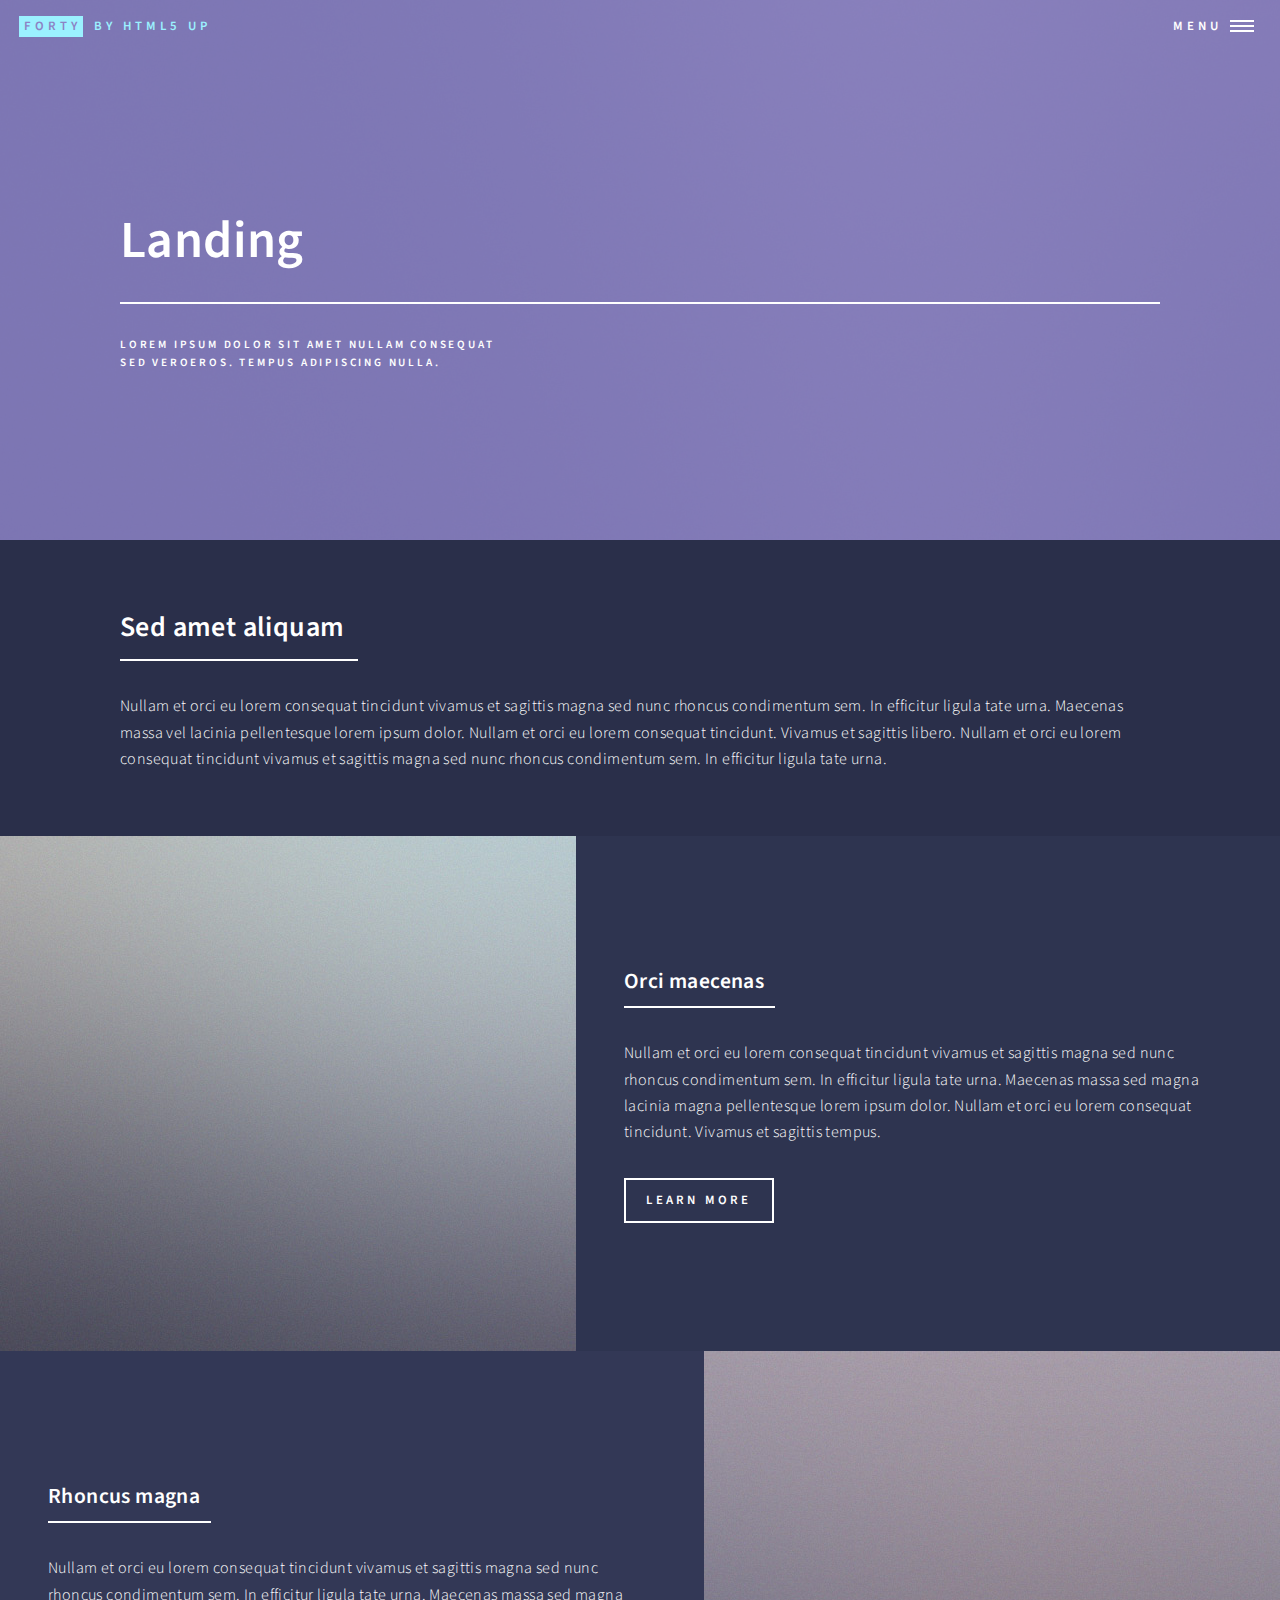
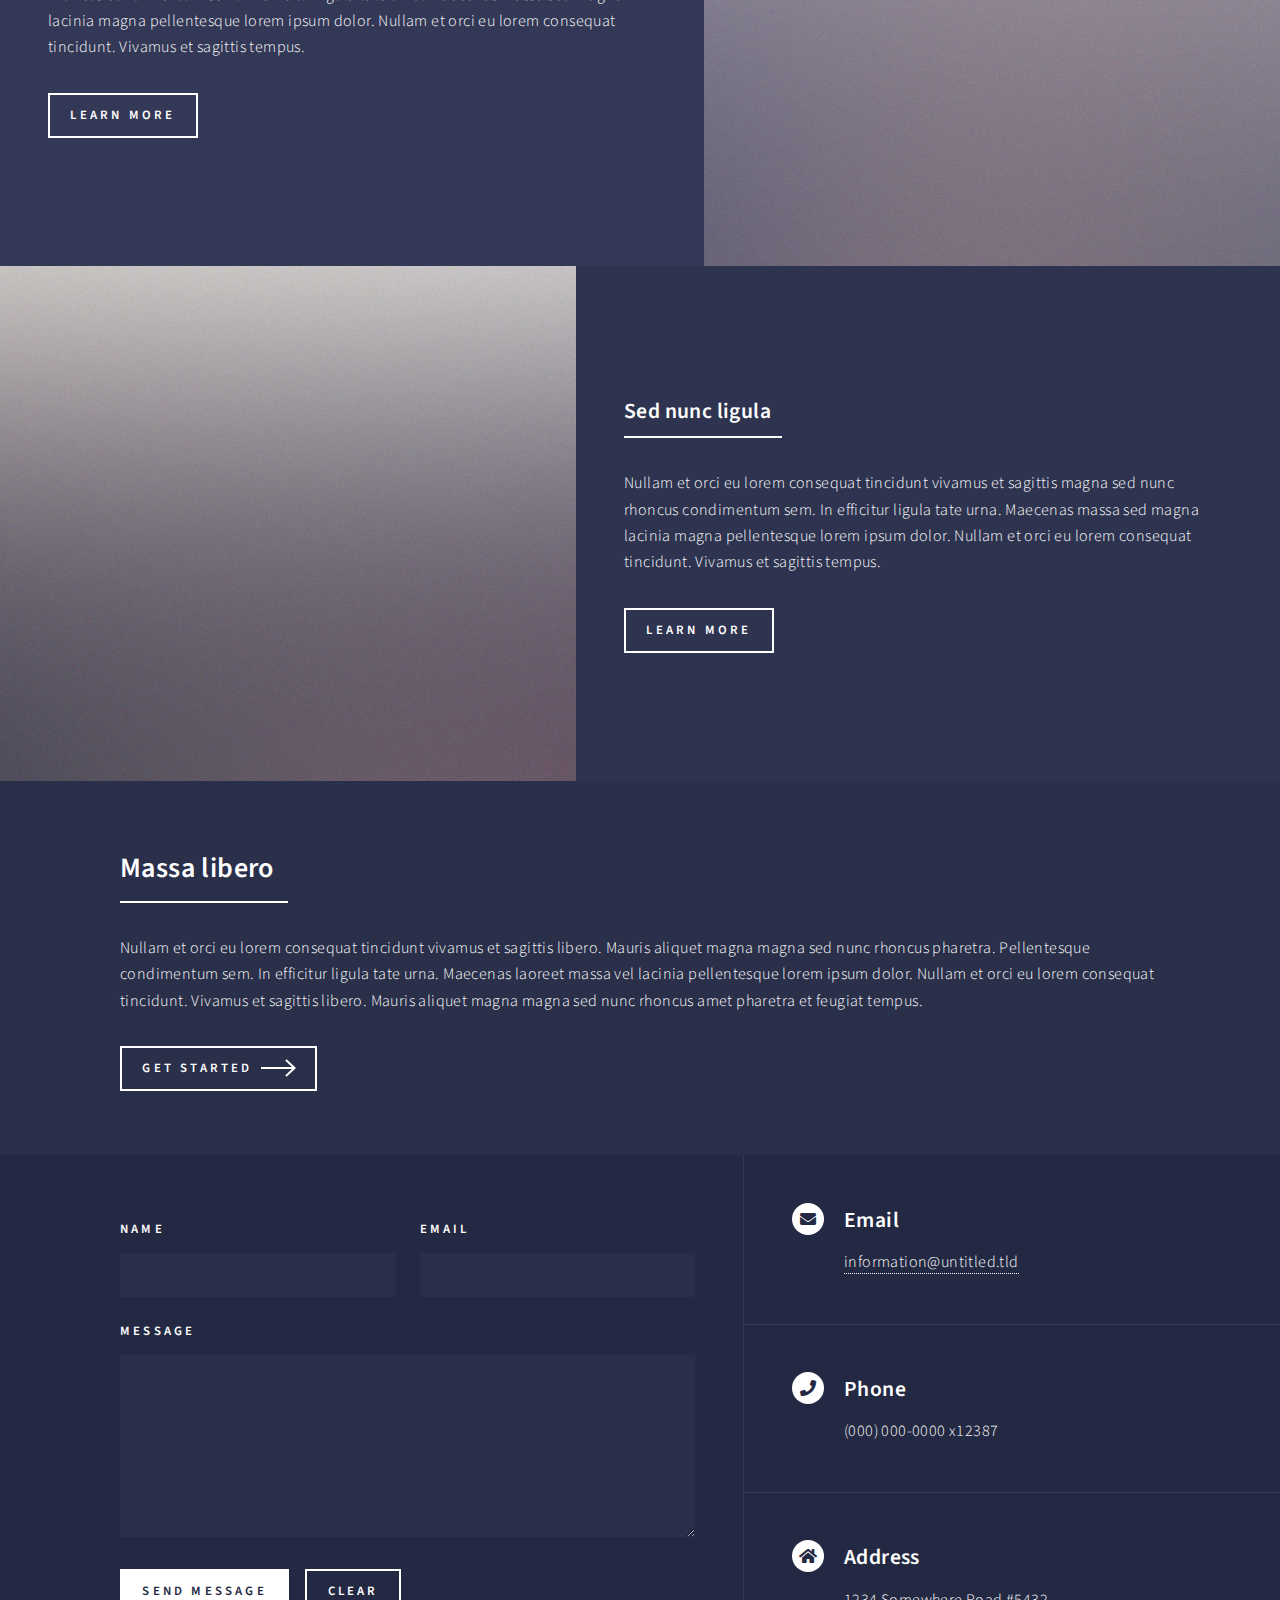
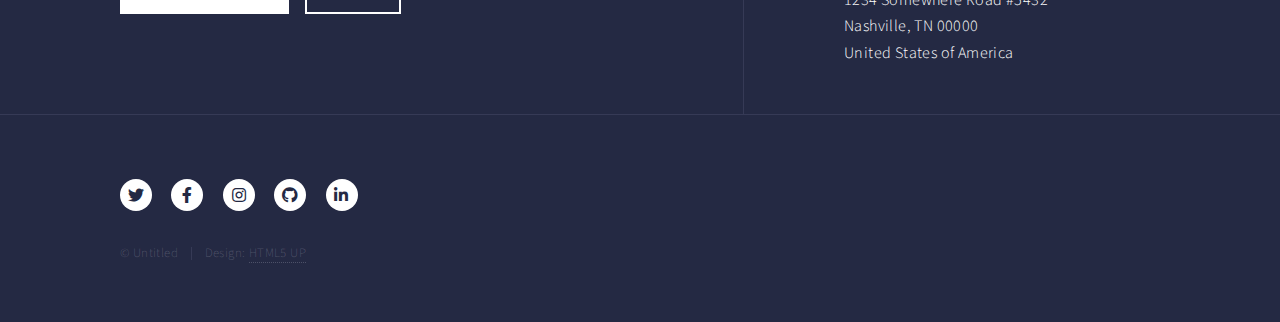
<file: landing.html>
<!DOCTYPE HTML>
<!--
	Forty by HTML5 UP
	html5up.net | @ajlkn
	Free for personal and commercial use under the CCA 3.0 license (html5up.net/license)
-->
<html>
	<head>
		<title>Landing - Forty by HTML5 UP</title>
		<meta charset="utf-8" />
		<meta name="viewport" content="width=device-width, initial-scale=1, user-scalable=no" />
		<link rel="stylesheet" href="assets/css/main.css" />
		<noscript><link rel="stylesheet" href="assets/css/noscript.css" /></noscript>
	</head>
	<body class="is-preload">

		<!-- Wrapper -->
			<div id="wrapper">

				<!-- Header -->
				<!-- Note: The "styleN" class below should match that of the banner element. -->
					<header id="header" class="alt style2">
						<a href="index.html" class="logo"><strong>Forty</strong> <span>by HTML5 UP</span></a>
						<nav>
							<a href="#menu">Menu</a>
						</nav>
					</header>

				<!-- Menu -->
					<nav id="menu">
						<ul class="links">
							<li><a href="index.html">Home</a></li>
							<li><a href="landing.html">Landing</a></li>
							<li><a href="generic.html">Generic</a></li>
							<li><a href="elements.html">Elements</a></li>
						</ul>
						<ul class="actions stacked">
							<li><a href="#" class="button primary fit">Get Started</a></li>
							<li><a href="#" class="button fit">Log In</a></li>
						</ul>
					</nav>

				<!-- Banner -->
				<!-- Note: The "styleN" class below should match that of the header element. -->
					<section id="banner" class="style2">
						<div class="inner">
							<span class="image">
								<img src="images/pic07.jpg" alt="" />
							</span>
							<header class="major">
								<h1>Landing</h1>
							</header>
							<div class="content">
								<p>Lorem ipsum dolor sit amet nullam consequat<br />
								sed veroeros. tempus adipiscing nulla.</p>
							</div>
						</div>
					</section>

				<!-- Main -->
					<div id="main">

						<!-- One -->
							<section id="one">
								<div class="inner">
									<header class="major">
										<h2>Sed amet aliquam</h2>
									</header>
									<p>Nullam et orci eu lorem consequat tincidunt vivamus et sagittis magna sed nunc rhoncus condimentum sem. In efficitur ligula tate urna. Maecenas massa vel lacinia pellentesque lorem ipsum dolor. Nullam et orci eu lorem consequat tincidunt. Vivamus et sagittis libero. Nullam et orci eu lorem consequat tincidunt vivamus et sagittis magna sed nunc rhoncus condimentum sem. In efficitur ligula tate urna.</p>
								</div>
							</section>

						<!-- Two -->
							<section id="two" class="spotlights">
								<section>
									<a href="generic.html" class="image">
										<img src="images/pic08.jpg" alt="" data-position="center center" />
									</a>
									<div class="content">
										<div class="inner">
											<header class="major">
												<h3>Orci maecenas</h3>
											</header>
											<p>Nullam et orci eu lorem consequat tincidunt vivamus et sagittis magna sed nunc rhoncus condimentum sem. In efficitur ligula tate urna. Maecenas massa sed magna lacinia magna pellentesque lorem ipsum dolor. Nullam et orci eu lorem consequat tincidunt. Vivamus et sagittis tempus.</p>
											<ul class="actions">
												<li><a href="generic.html" class="button">Learn more</a></li>
											</ul>
										</div>
									</div>
								</section>
								<section>
									<a href="generic.html" class="image">
										<img src="images/pic09.jpg" alt="" data-position="top center" />
									</a>
									<div class="content">
										<div class="inner">
											<header class="major">
												<h3>Rhoncus magna</h3>
											</header>
											<p>Nullam et orci eu lorem consequat tincidunt vivamus et sagittis magna sed nunc rhoncus condimentum sem. In efficitur ligula tate urna. Maecenas massa sed magna lacinia magna pellentesque lorem ipsum dolor. Nullam et orci eu lorem consequat tincidunt. Vivamus et sagittis tempus.</p>
											<ul class="actions">
												<li><a href="generic.html" class="button">Learn more</a></li>
											</ul>
										</div>
									</div>
								</section>
								<section>
									<a href="generic.html" class="image">
										<img src="images/pic10.jpg" alt="" data-position="25% 25%" />
									</a>
									<div class="content">
										<div class="inner">
											<header class="major">
												<h3>Sed nunc ligula</h3>
											</header>
											<p>Nullam et orci eu lorem consequat tincidunt vivamus et sagittis magna sed nunc rhoncus condimentum sem. In efficitur ligula tate urna. Maecenas massa sed magna lacinia magna pellentesque lorem ipsum dolor. Nullam et orci eu lorem consequat tincidunt. Vivamus et sagittis tempus.</p>
											<ul class="actions">
												<li><a href="generic.html" class="button">Learn more</a></li>
											</ul>
										</div>
									</div>
								</section>
							</section>

						<!-- Three -->
							<section id="three">
								<div class="inner">
									<header class="major">
										<h2>Massa libero</h2>
									</header>
									<p>Nullam et orci eu lorem consequat tincidunt vivamus et sagittis libero. Mauris aliquet magna magna sed nunc rhoncus pharetra. Pellentesque condimentum sem. In efficitur ligula tate urna. Maecenas laoreet massa vel lacinia pellentesque lorem ipsum dolor. Nullam et orci eu lorem consequat tincidunt. Vivamus et sagittis libero. Mauris aliquet magna magna sed nunc rhoncus amet pharetra et feugiat tempus.</p>
									<ul class="actions">
										<li><a href="generic.html" class="button next">Get Started</a></li>
									</ul>
								</div>
							</section>

					</div>

				<!-- Contact -->
					<section id="contact">
						<div class="inner">
							<section>
								<form method="post" action="#">
									<div class="fields">
										<div class="field half">
											<label for="name">Name</label>
											<input type="text" name="name" id="name" />
										</div>
										<div class="field half">
											<label for="email">Email</label>
											<input type="text" name="email" id="email" />
										</div>
										<div class="field">
											<label for="message">Message</label>
											<textarea name="message" id="message" rows="6"></textarea>
										</div>
									</div>
									<ul class="actions">
										<li><input type="submit" value="Send Message" class="primary" /></li>
										<li><input type="reset" value="Clear" /></li>
									</ul>
								</form>
							</section>
							<section class="split">
								<section>
									<div class="contact-method">
										<span class="icon solid alt fa-envelope"></span>
										<h3>Email</h3>
										<a href="#">information@untitled.tld</a>
									</div>
								</section>
								<section>
									<div class="contact-method">
										<span class="icon solid alt fa-phone"></span>
										<h3>Phone</h3>
										<span>(000) 000-0000 x12387</span>
									</div>
								</section>
								<section>
									<div class="contact-method">
										<span class="icon solid alt fa-home"></span>
										<h3>Address</h3>
										<span>1234 Somewhere Road #5432<br />
										Nashville, TN 00000<br />
										United States of America</span>
									</div>
								</section>
							</section>
						</div>
					</section>

				<!-- Footer -->
					<footer id="footer">
						<div class="inner">
							<ul class="icons">
								<li><a href="#" class="icon brands alt fa-twitter"><span class="label">Twitter</span></a></li>
								<li><a href="#" class="icon brands alt fa-facebook-f"><span class="label">Facebook</span></a></li>
								<li><a href="#" class="icon brands alt fa-instagram"><span class="label">Instagram</span></a></li>
								<li><a href="#" class="icon brands alt fa-github"><span class="label">GitHub</span></a></li>
								<li><a href="#" class="icon brands alt fa-linkedin-in"><span class="label">LinkedIn</span></a></li>
							</ul>
							<ul class="copyright">
								<li>&copy; Untitled</li><li>Design: <a href="https://html5up.net">HTML5 UP</a></li>
							</ul>
						</div>
					</footer>

			</div>

		<!-- Scripts -->
			<script src="assets/js/jquery.min.js"></script>
			<script src="assets/js/jquery.scrolly.min.js"></script>
			<script src="assets/js/jquery.scrollex.min.js"></script>
			<script src="assets/js/browser.min.js"></script>
			<script src="assets/js/breakpoints.min.js"></script>
			<script src="assets/js/util.js"></script>
			<script src="assets/js/main.js"></script>

	</body>
</html>
</file>
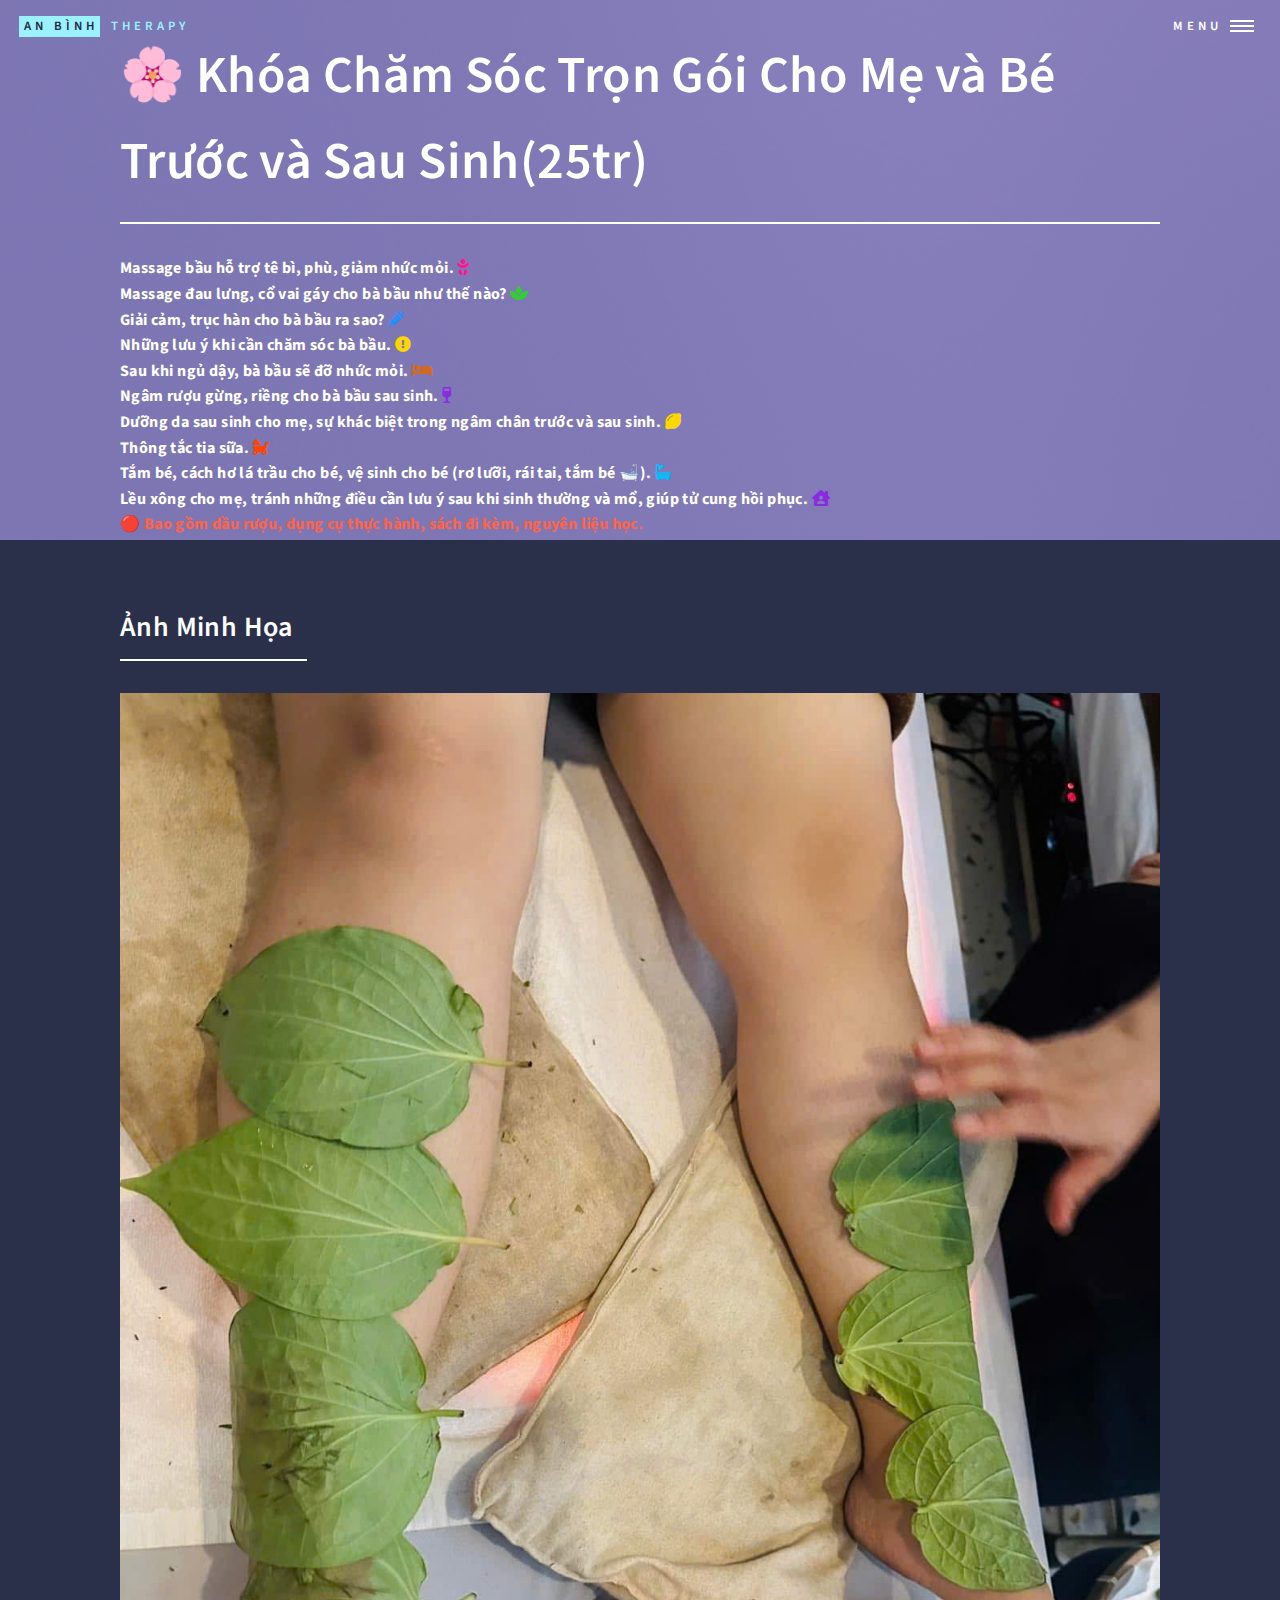
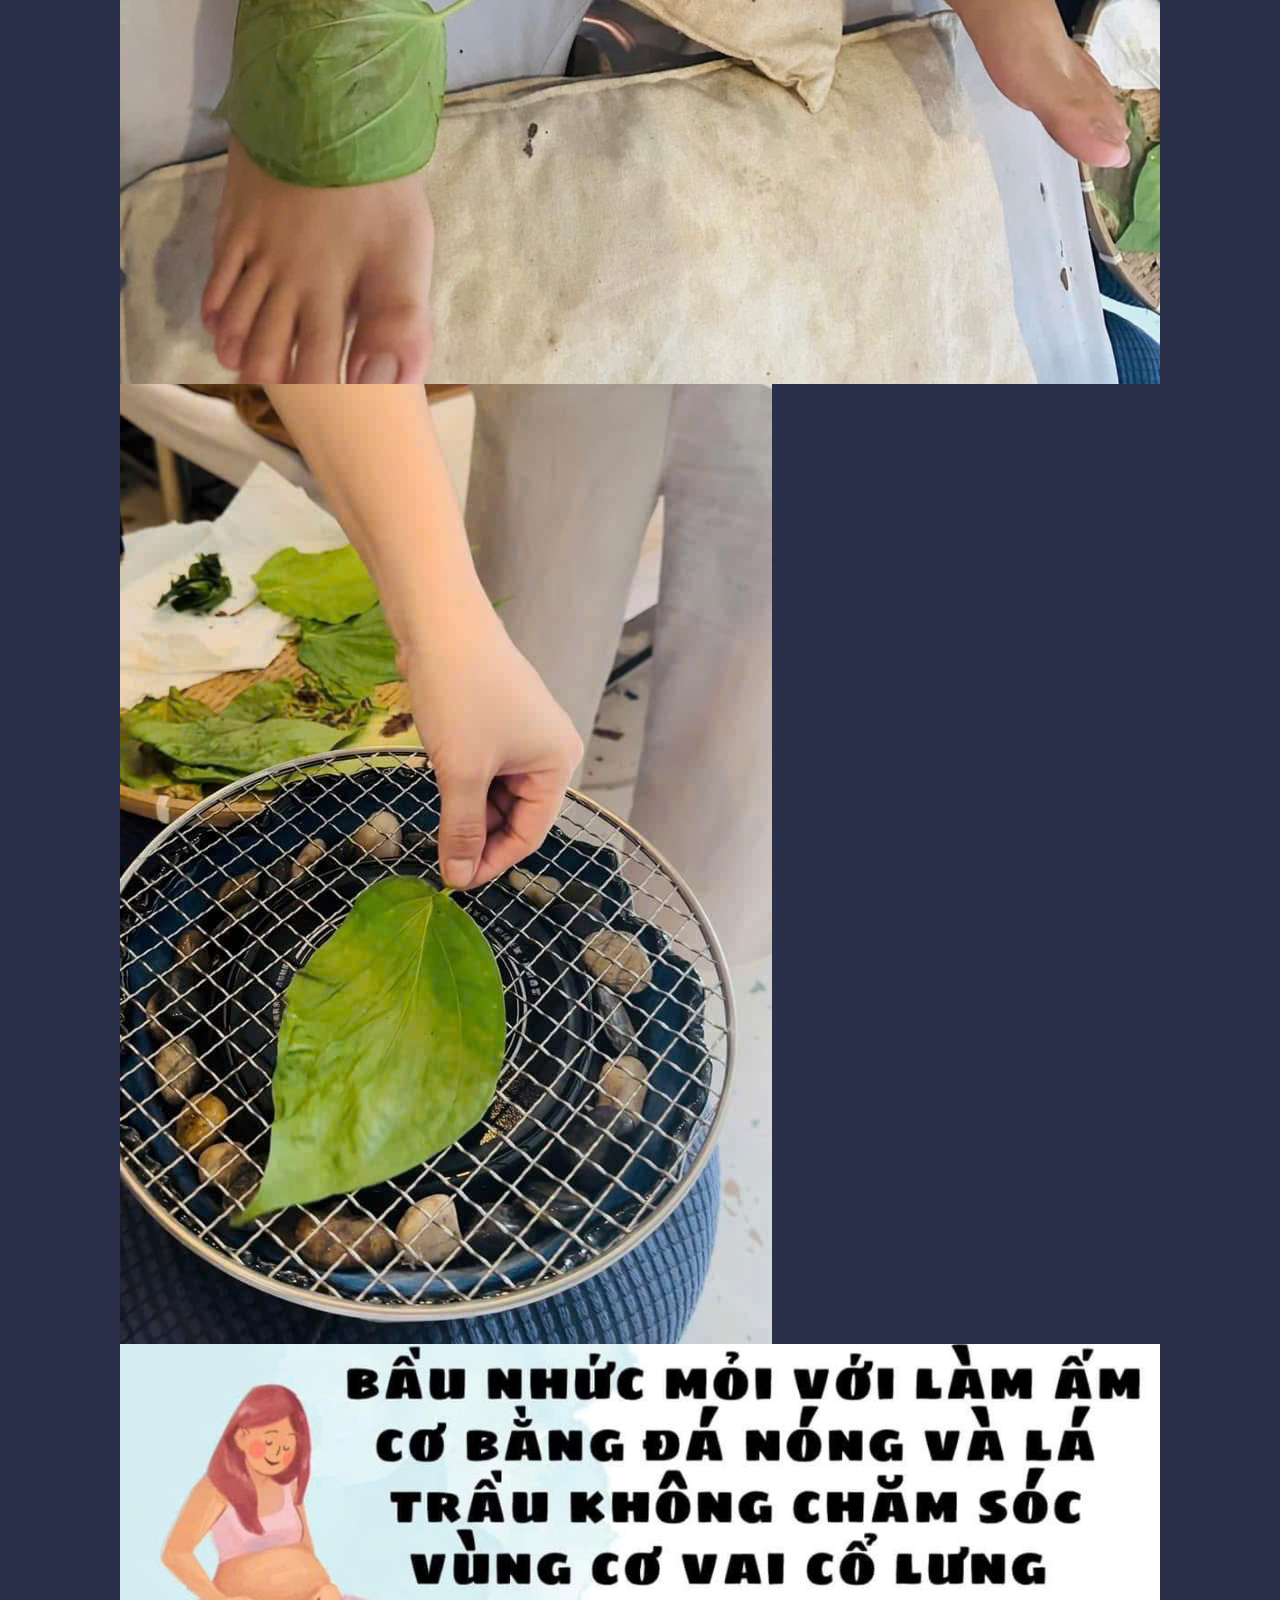
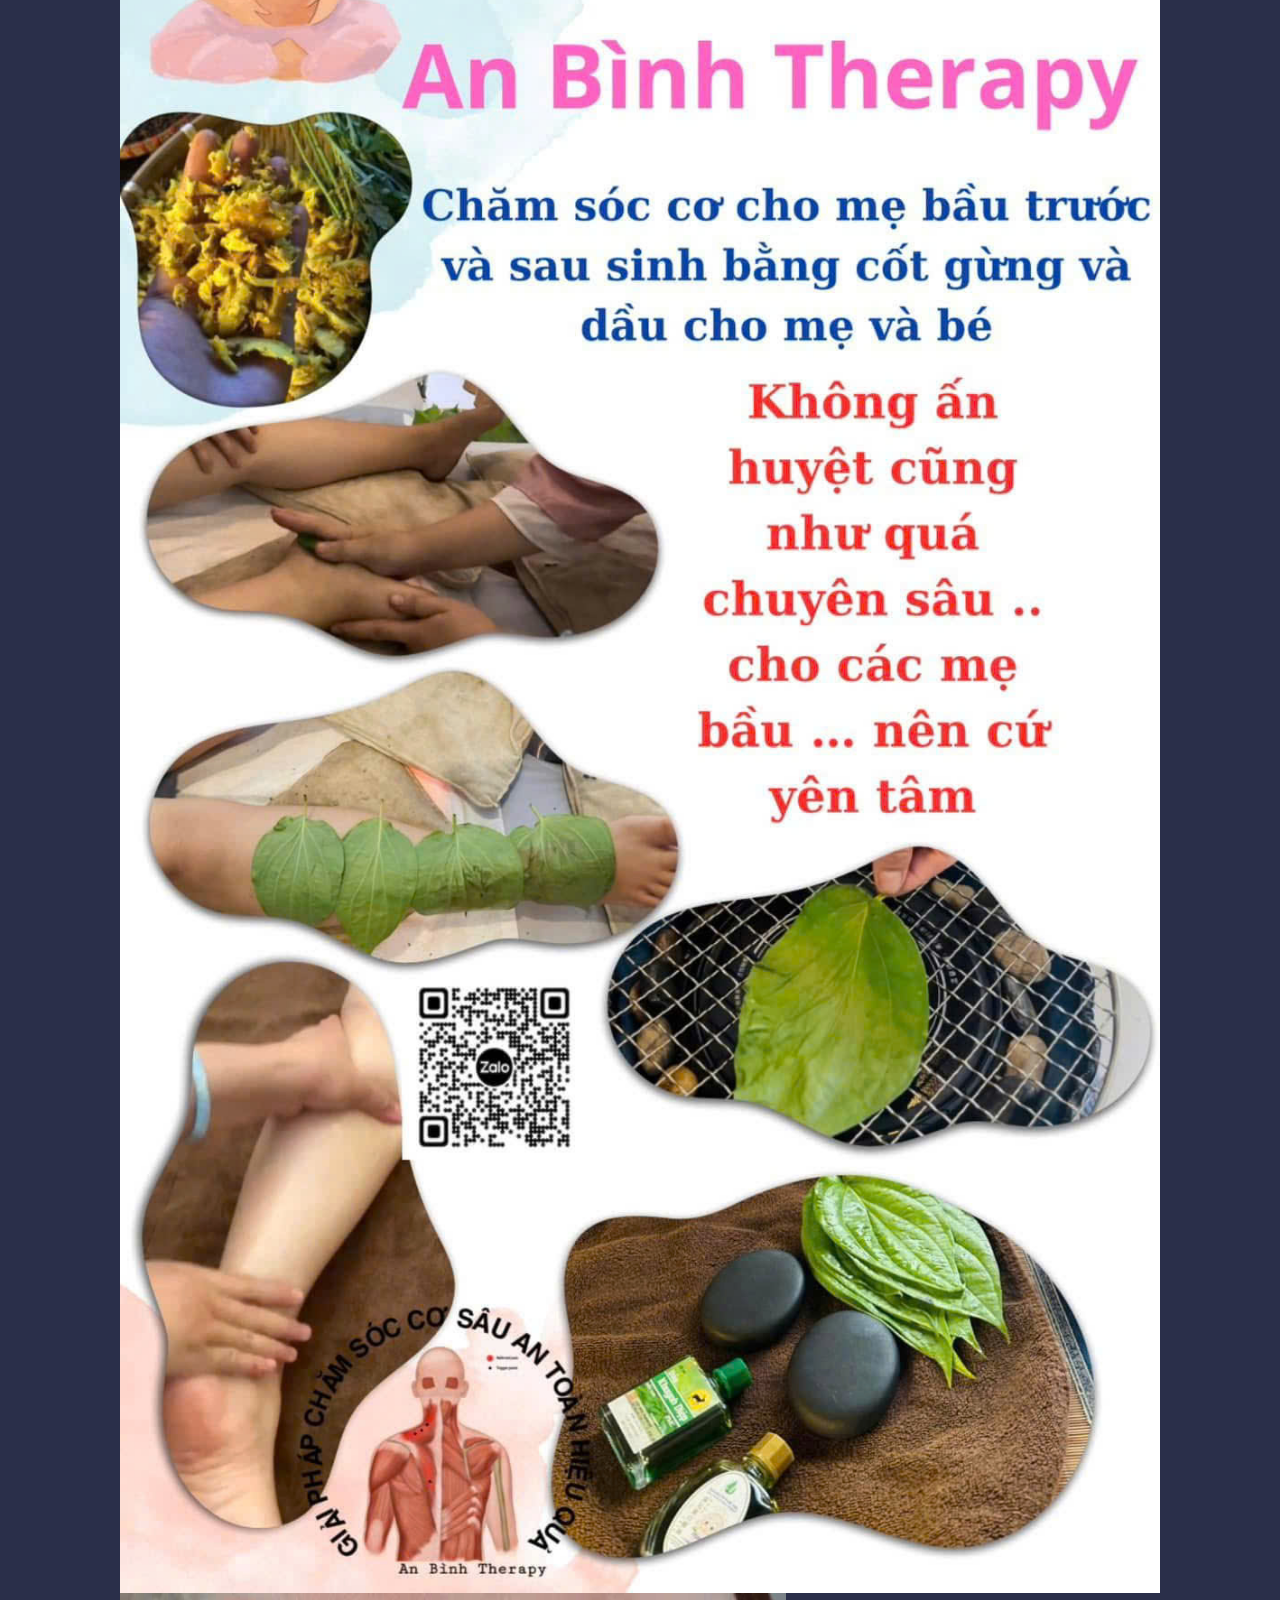
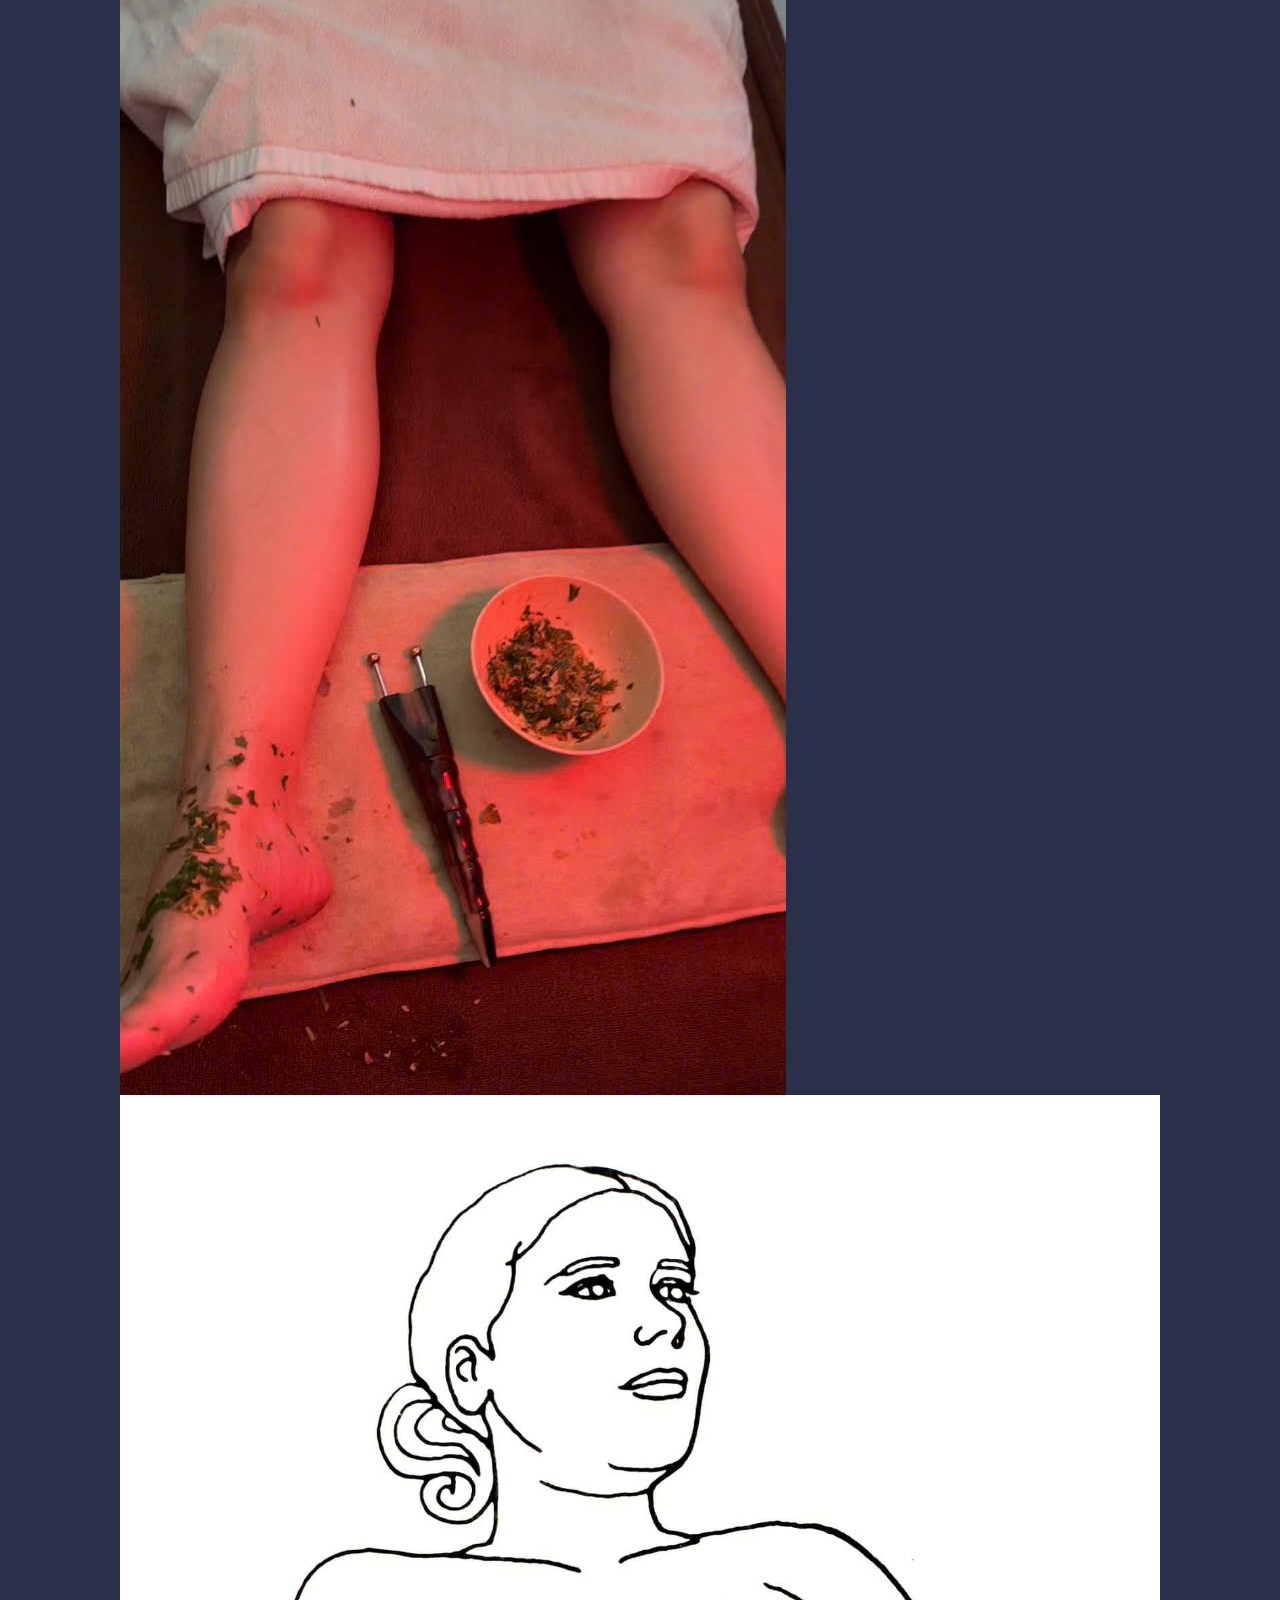
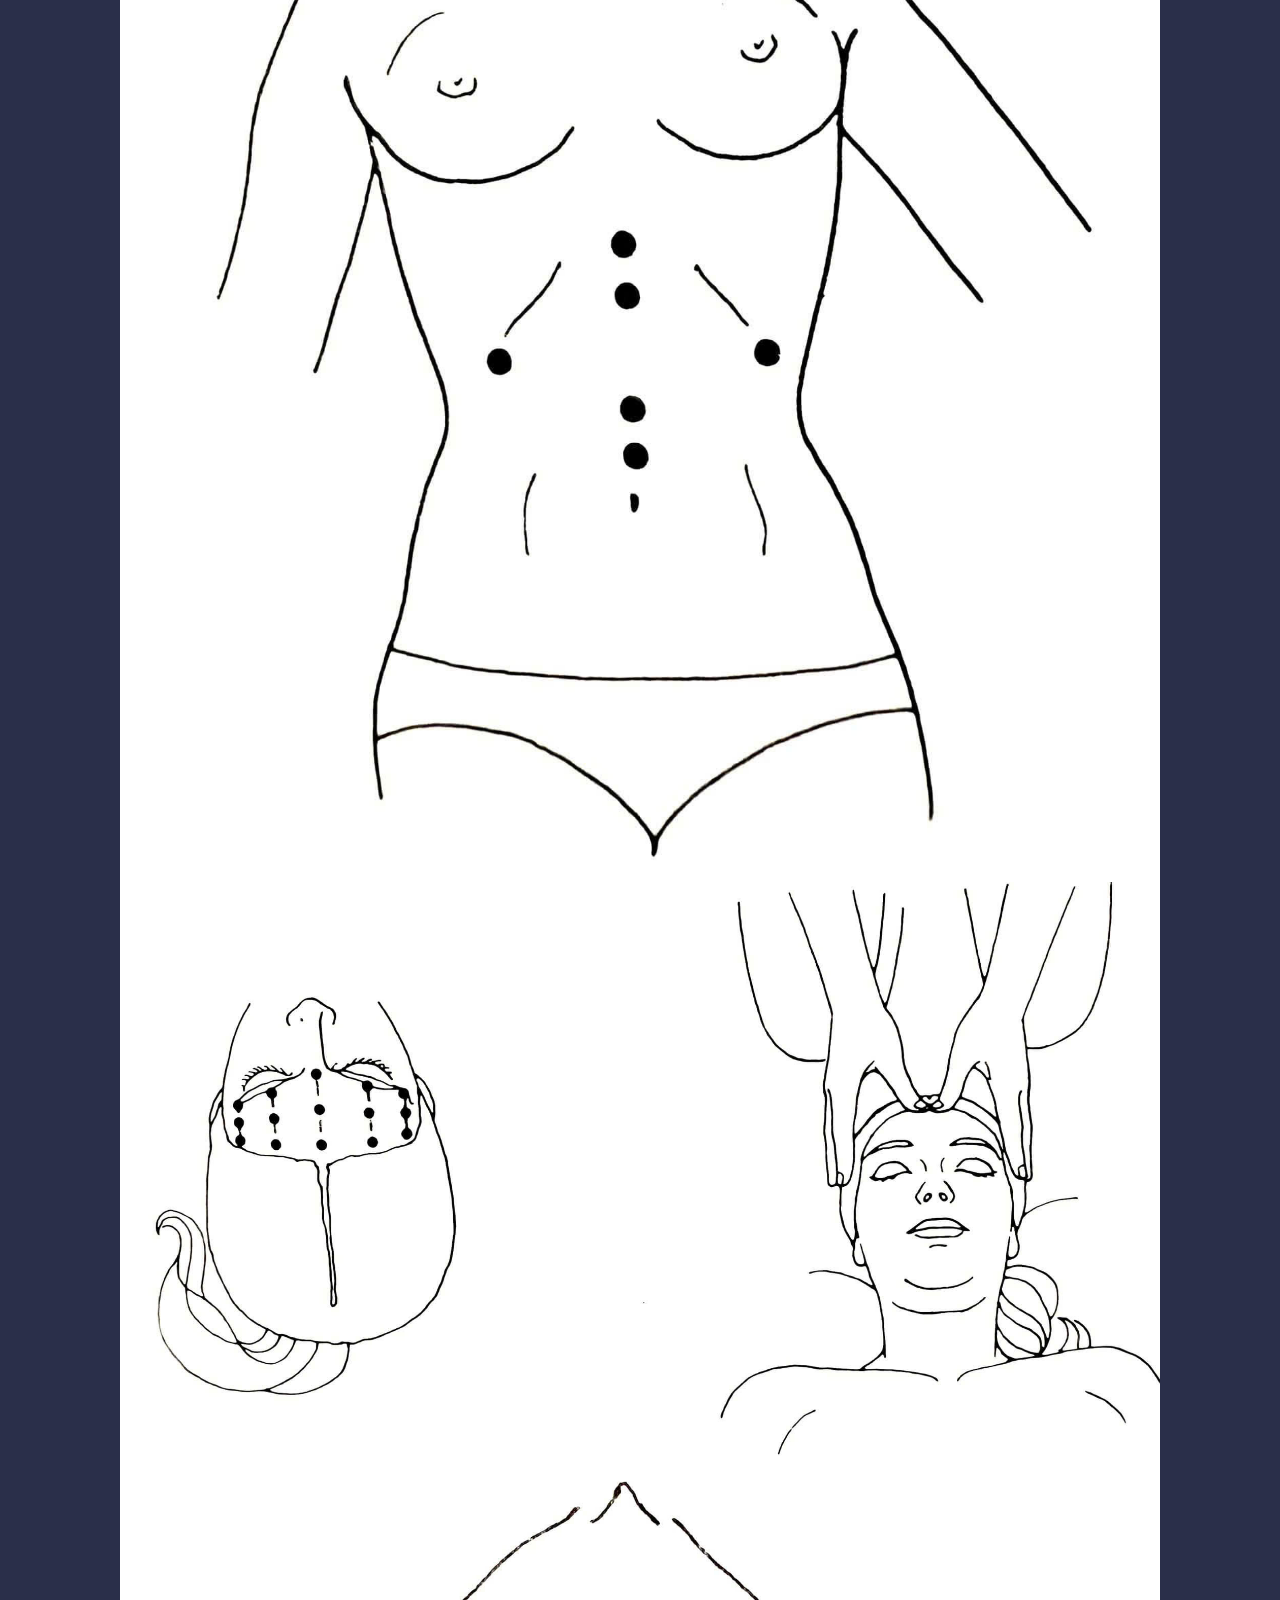
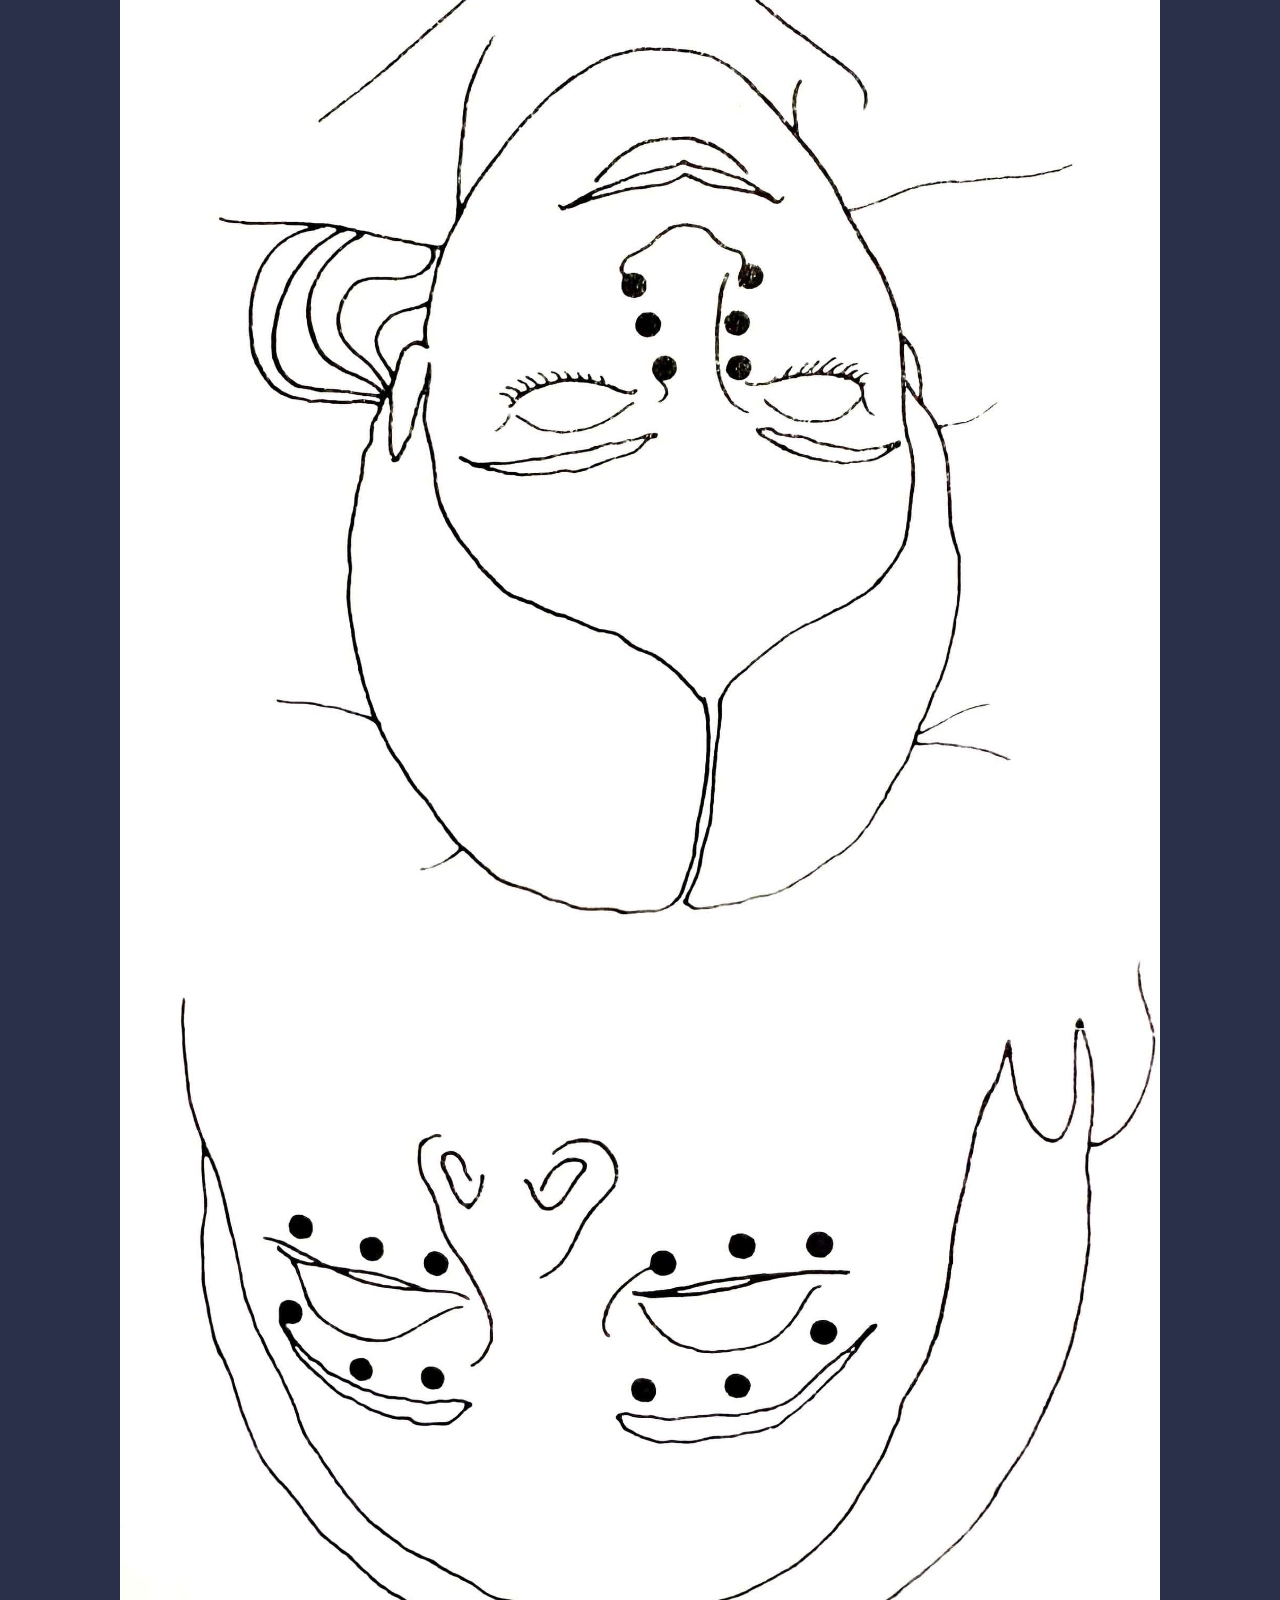
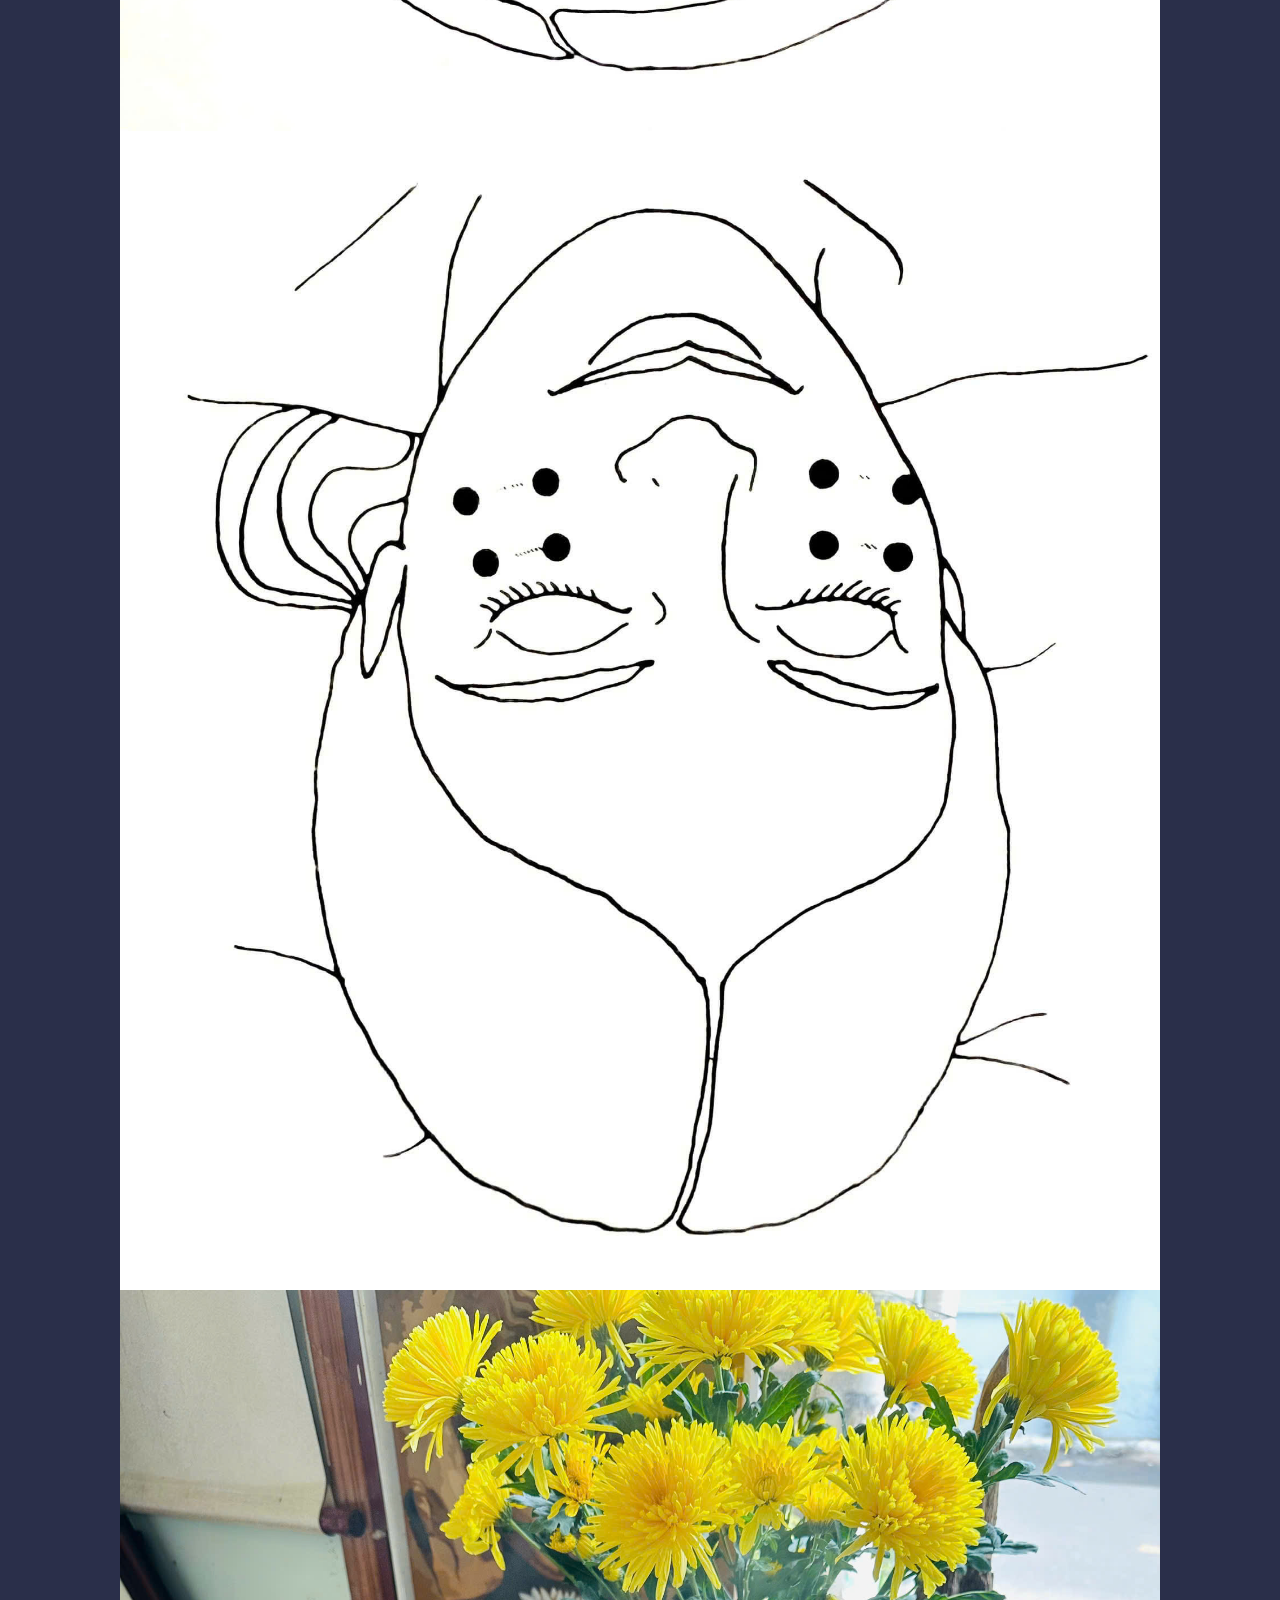
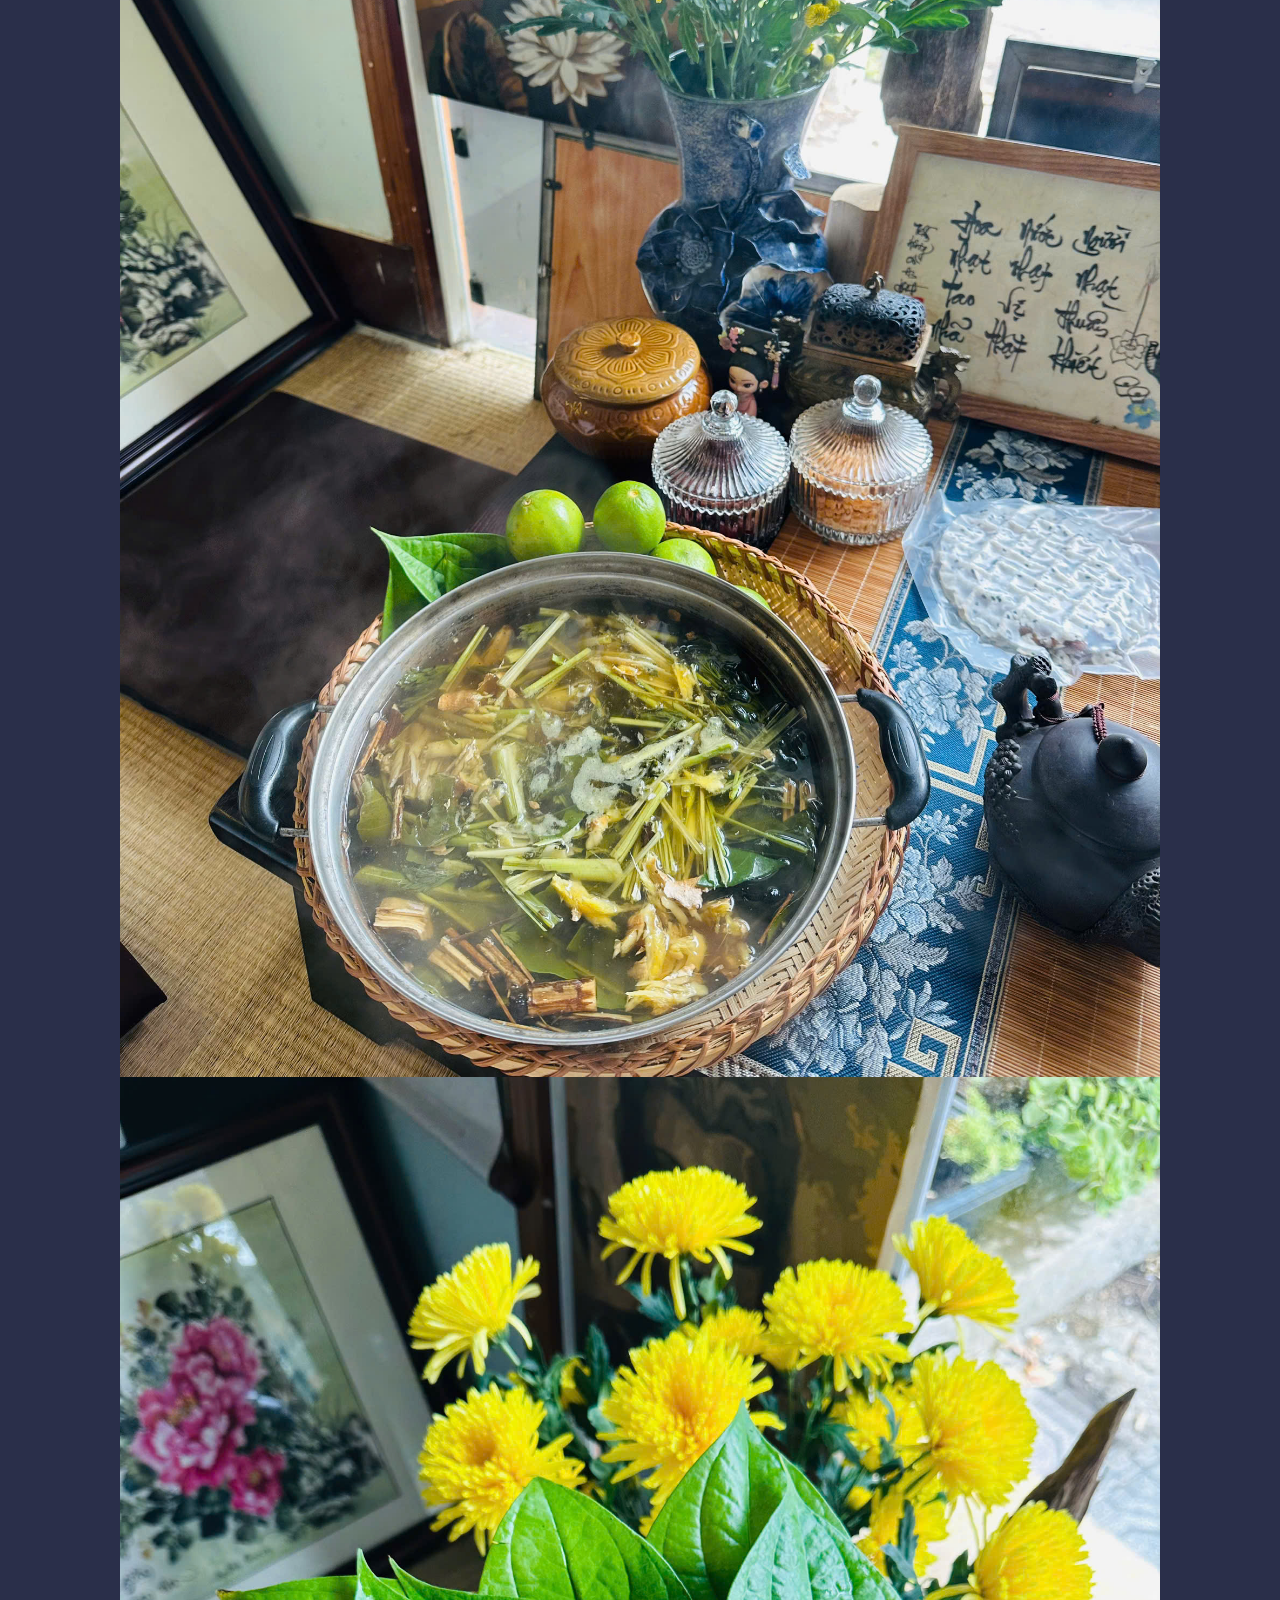
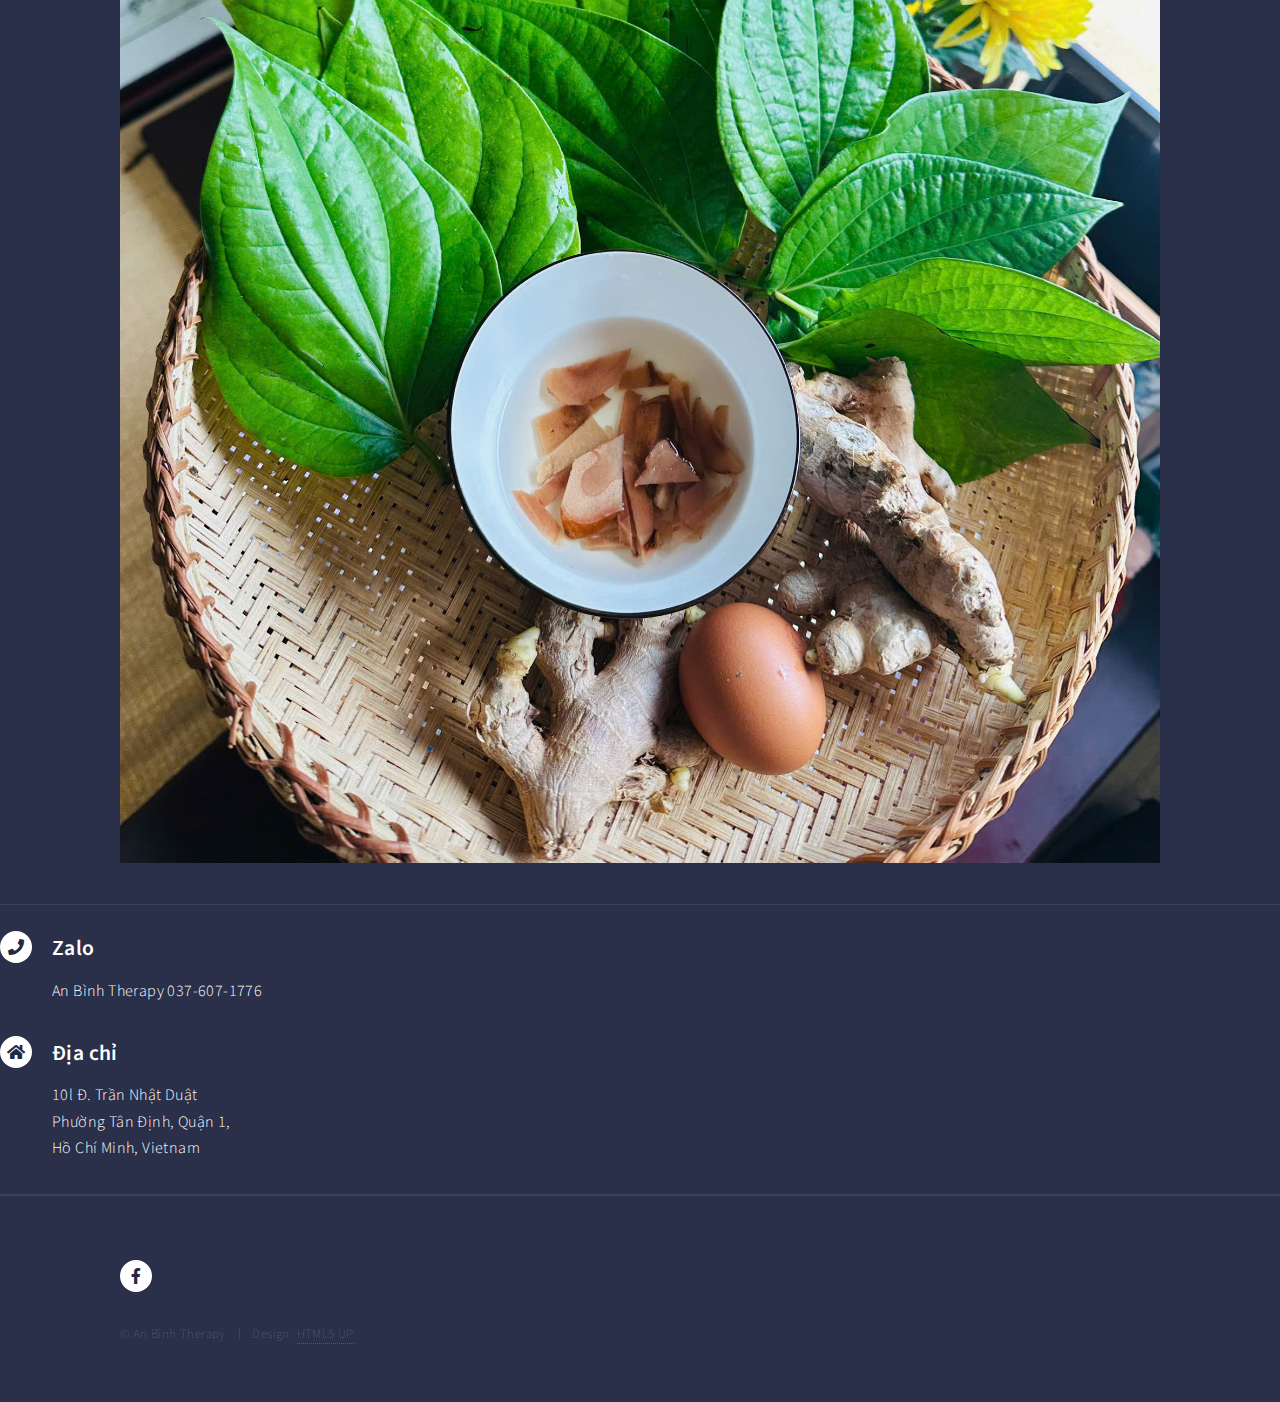
<file: mevabe.html>
<!DOCTYPE HTML>
<!--
	Forty by HTML5 UP
	html5up.net | @ajlkn
	Free for personal and commercial use under the CCA 3.0 license (html5up.net/license)
-->
<html>
	<head>
		<title>An Bình Therapy</title>
		<meta charset="utf-8" />
		<meta name="viewport" content="width=device-width, initial-scale=1, user-scalable=no" />
		<link rel="stylesheet" href="assets/css/main.css" />
		<noscript><link rel="stylesheet" href="assets/css/noscript.css" /></noscript>
		<noscript><link href="https://cdnjs.cloudflare.com/ajax/libs/font-awesome/6.0.0-beta3/css/all.min.css" rel="stylesheet"></noscript>

		<style>
        /* Ensure no CSS properties are preventing line breaks */
        .multi-line {
            white-space: normal;
        }
			img {
  max-width: 100%;
}
    </style>
	</head>
	<body class="is-preload">

		<!-- Wrapper -->
			<div id="wrapper">

				<!-- Header -->
					<header id="header" class="alt">
						<a href="index.html" class="logo"><strong>An Bình</strong> <span>Therapy</span></a>
						<nav>
							<a href="#menu">Menu</a>
						</nav>
					</header>

				<!-- Menu -->
					<nav id="menu">
						<ul class="links">
							<li><a href="index.html">Trang chủ</a></li>
							<li><a href="goiduongsinh.html">Khóa Gội Dưỡng Sinh (8.5tr)</a></li>
							<li><a href="treatment.html">Khóa Treatment Cơ Bản (12tr)</a></li>
							<li><a href="nangcaoduongsinh.html">Khóa Nâng Cao Dưỡng Sinh(25tr)</a></li>
							<li><a href="mevabe.html">Khóa Chăm Sóc Mẹ và Bé Trước và Sau Khi Sinh (25tr)</</a></li>
							<li><a href="thaoduoc.html">Khóa Thảo Dược Bổ Sung (9.5tr)</</a></li>
							<li><a href="triggerpoint.html">Khóa Trigger Point (30tr)</a></li>
							<li><a href="cobannangcao.html">Khóa Cơ Bản Và Nâng Cao (45tr)</a></li>
							<li><a href="trichle.html">Khóa Trích Lễ (15tr)</a></li>
						</ul>
					</nav>

				<!-- Banner -->
				<!-- Note: The "styleN" class below should match that of the header element. -->
					<section id="banner" class="style2">
						<div class="inner">
							<span class="image">
								<img src="images/pic07.jpg" alt="" />
							</span>
							<header class="major">
								<h1>🌸 Khóa Chăm Sóc Trọn Gói Cho Mẹ và Bé Trước và Sau Sinh(25tr)</h1>
							</header>
							<div class="content">
								<span style="font-weight: bold; display: block; text-align: left; line-height: 1.6;">
    Massage bầu hỗ trợ tê bì, phù, giảm nhức mỏi. <i class="fas fa-baby" style="color: #FF1493;"></i><br>

    Massage đau lưng, cổ vai gáy cho bà bầu như thế nào? <i class="fas fa-spa" style="color: #32CD32;"></i><br>

    Giải cảm, trục hàn cho bà bầu ra sao? <i class="fas fa-syringe" style="color: #1E90FF;"></i><br>

    Những lưu ý khi cần chăm sóc bà bầu. <i class="fas fa-exclamation-circle" style="color: #FFD700;"></i><br>

    Sau khi ngủ dậy, bà bầu sẽ đỡ nhức mỏi. <i class="fas fa-bed" style="color: #D2691E;"></i><br>

    Ngâm rượu gừng, riềng cho bà bầu sau sinh. <i class="fas fa-wine-glass-alt" style="color: #8A2BE2;"></i><br>

    Dưỡng da sau sinh cho mẹ, sự khác biệt trong ngâm chân trước và sau sinh. <i class="fas fa-lemon" style="color: #FFD700;"></i><br>

    Thông tắc tia sữa. <i class="fas fa-baby-carriage" style="color: #FF4500;"></i><br>

    Tắm bé, cách hơ lá trầu cho bé, vệ sinh cho bé (rơ lưỡi, rái tai, tắm bé 🛁). <i class="fas fa-bath" style="color: #00BFFF;"></i><br>

    Lều xông cho mẹ, tránh những điều cần lưu ý sau khi sinh thường và mổ, giúp tử cung hồi phục. <i class="fas fa-house-user" style="color: #8A2BE2;"></i><br>

    <span style="color: #FF6347;">🔴 Bao gồm dầu rượu, dụng cụ thực hành, sách đi kèm, nguyên liệu học.</span>
</span>

</span>


							</div>
						</div>
					</section>

				<!-- Main -->
					<div id="main">

						<!-- One -->
							<section id="one">
								<div class="inner">
									<header class="major">
										<h2>Ảnh Minh Họa</h2>
									</header>

									<span class="image">
							
								<img src="images/mevabe1.jpg" alt="" />
								<img src="images/mevabe2.jpg" alt="" />
								<img src="images/mevabe3.jpg" alt="" />
								<img src="images/mevabe4.jpg" alt="" />
								<img src="images/mevabe5.jpg" alt="" />
								<img src="images/mevabe6.jpg" alt="" />
								<img src="images/mevabe7.jpg" alt="" />
								<img src="images/mevabe8.jpg" alt="" />
								<img src="images/mevabe9.jpg" alt="" />
								<img src="images/mevabe10.jpg" alt="" />
								<img src="images/mevabe11.jpg" alt="" />
	

							</span>
									
								</div>
							</section>


				<!-- Contact -->
					<section id="contact">
				

							<section >
								<br>
								<section>
									<div class="contact-method">
										<span class="icon solid alt fa-phone"></span>
										<h3>Zalo</h3>
										<span>An Bình Therapy 037-607-1776</span>
									</div>
								</section>
								<section>
									<div class="contact-method">
										<span class="icon solid alt fa-home"></span>
										<h3>Địa chỉ</h3>
										<span>10l Đ. Trần Nhật Duật<br />
										Phường Tân Định, Quận 1,<br />
										Hồ Chí Minh, Vietnam</span>
									</div>
								</section>
							</section>

					</section>

				<!-- Footer -->
					<footer id="footer">
						<div class="inner">
							<ul class="icons">
								<li><a href="https://www.facebook.com/AnBinhTherapy" class="icon brands alt fa-facebook-f"><span class="label">Facebook</span></a></li>
	
	
							</ul>
							<ul class="copyright">
								<li>&copy; An Bình Therapy</li><li>Design: <a href="https://html5up.net">HTML5 UP</a></li>
							</ul>
						</div>
					</footer>

			</div>

		<!-- Scripts -->
			<script src="assets/js/jquery.min.js"></script>
			<script src="assets/js/jquery.scrolly.min.js"></script>
			<script src="assets/js/jquery.scrollex.min.js"></script>
			<script src="assets/js/browser.min.js"></script>
			<script src="assets/js/breakpoints.min.js"></script>
			<script src="assets/js/util.js"></script>
			<script src="assets/js/main.js"></script>

	</body>
</html>
</file>
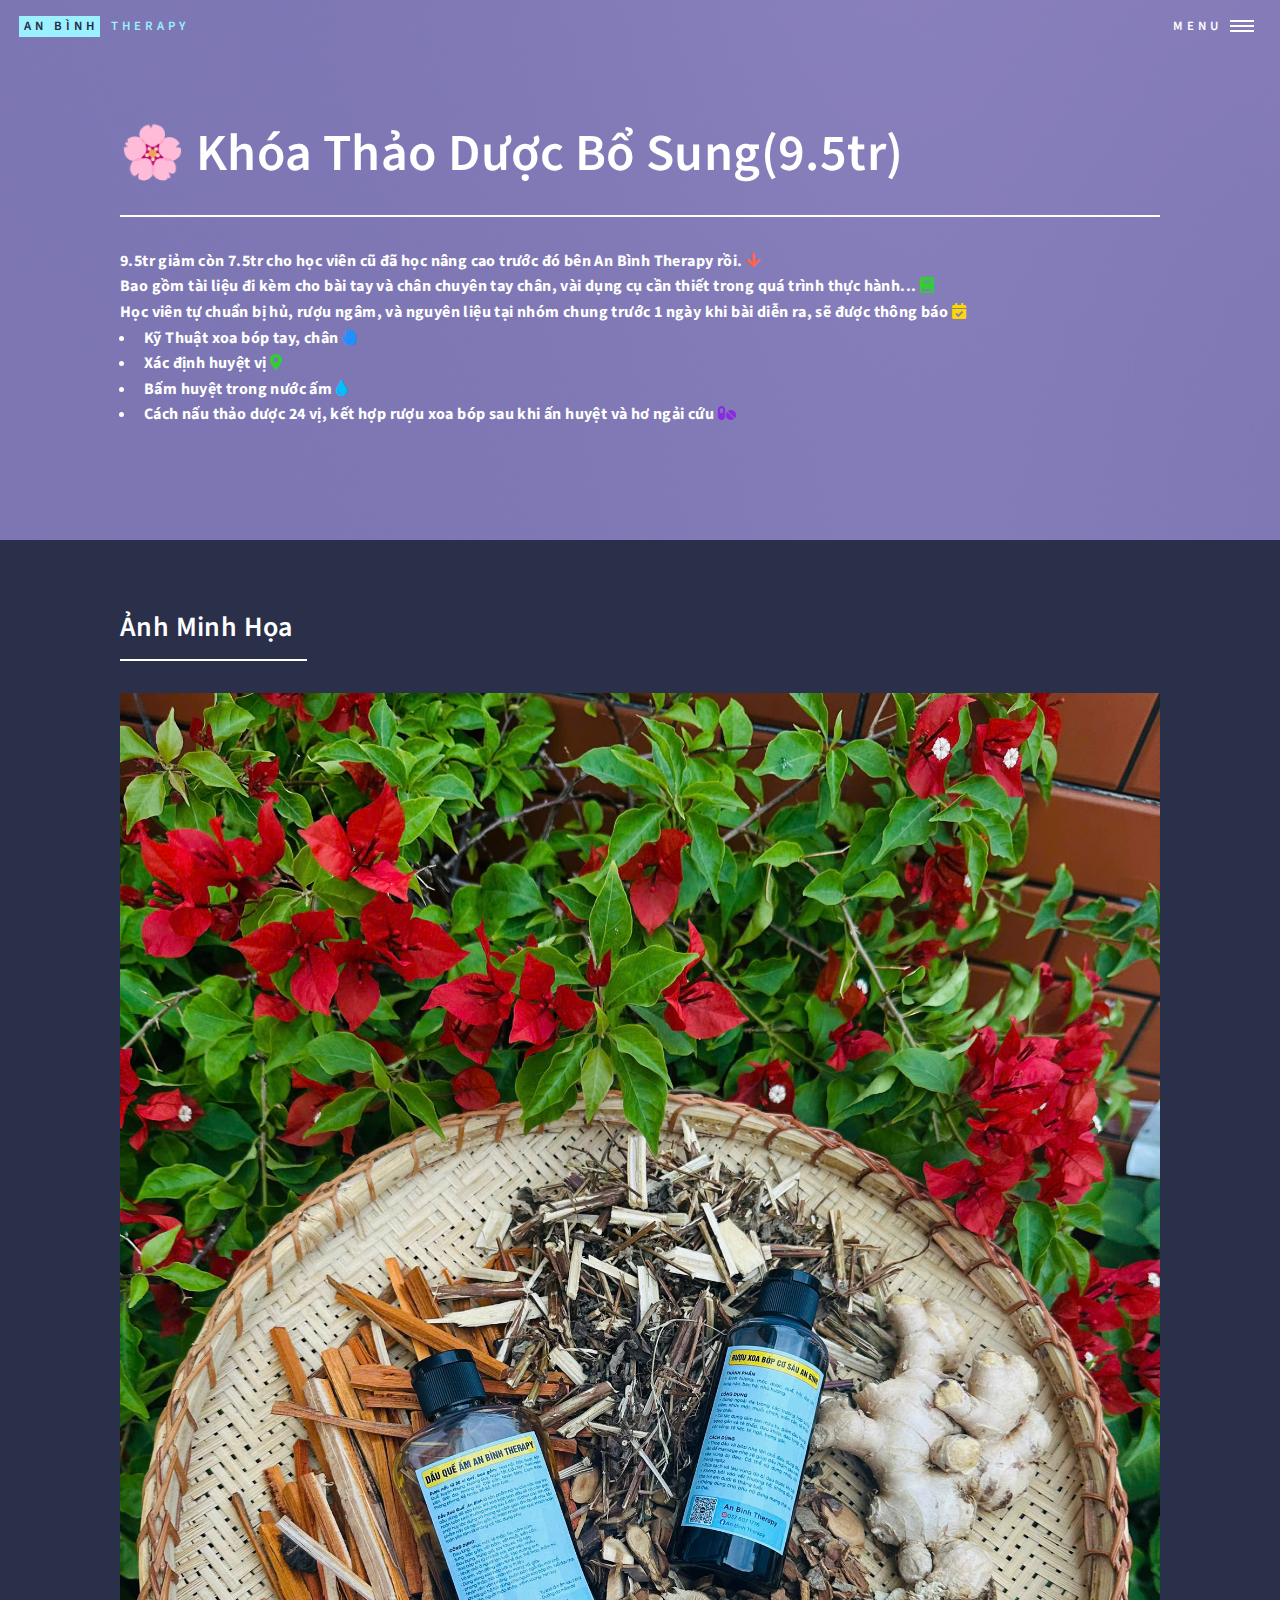
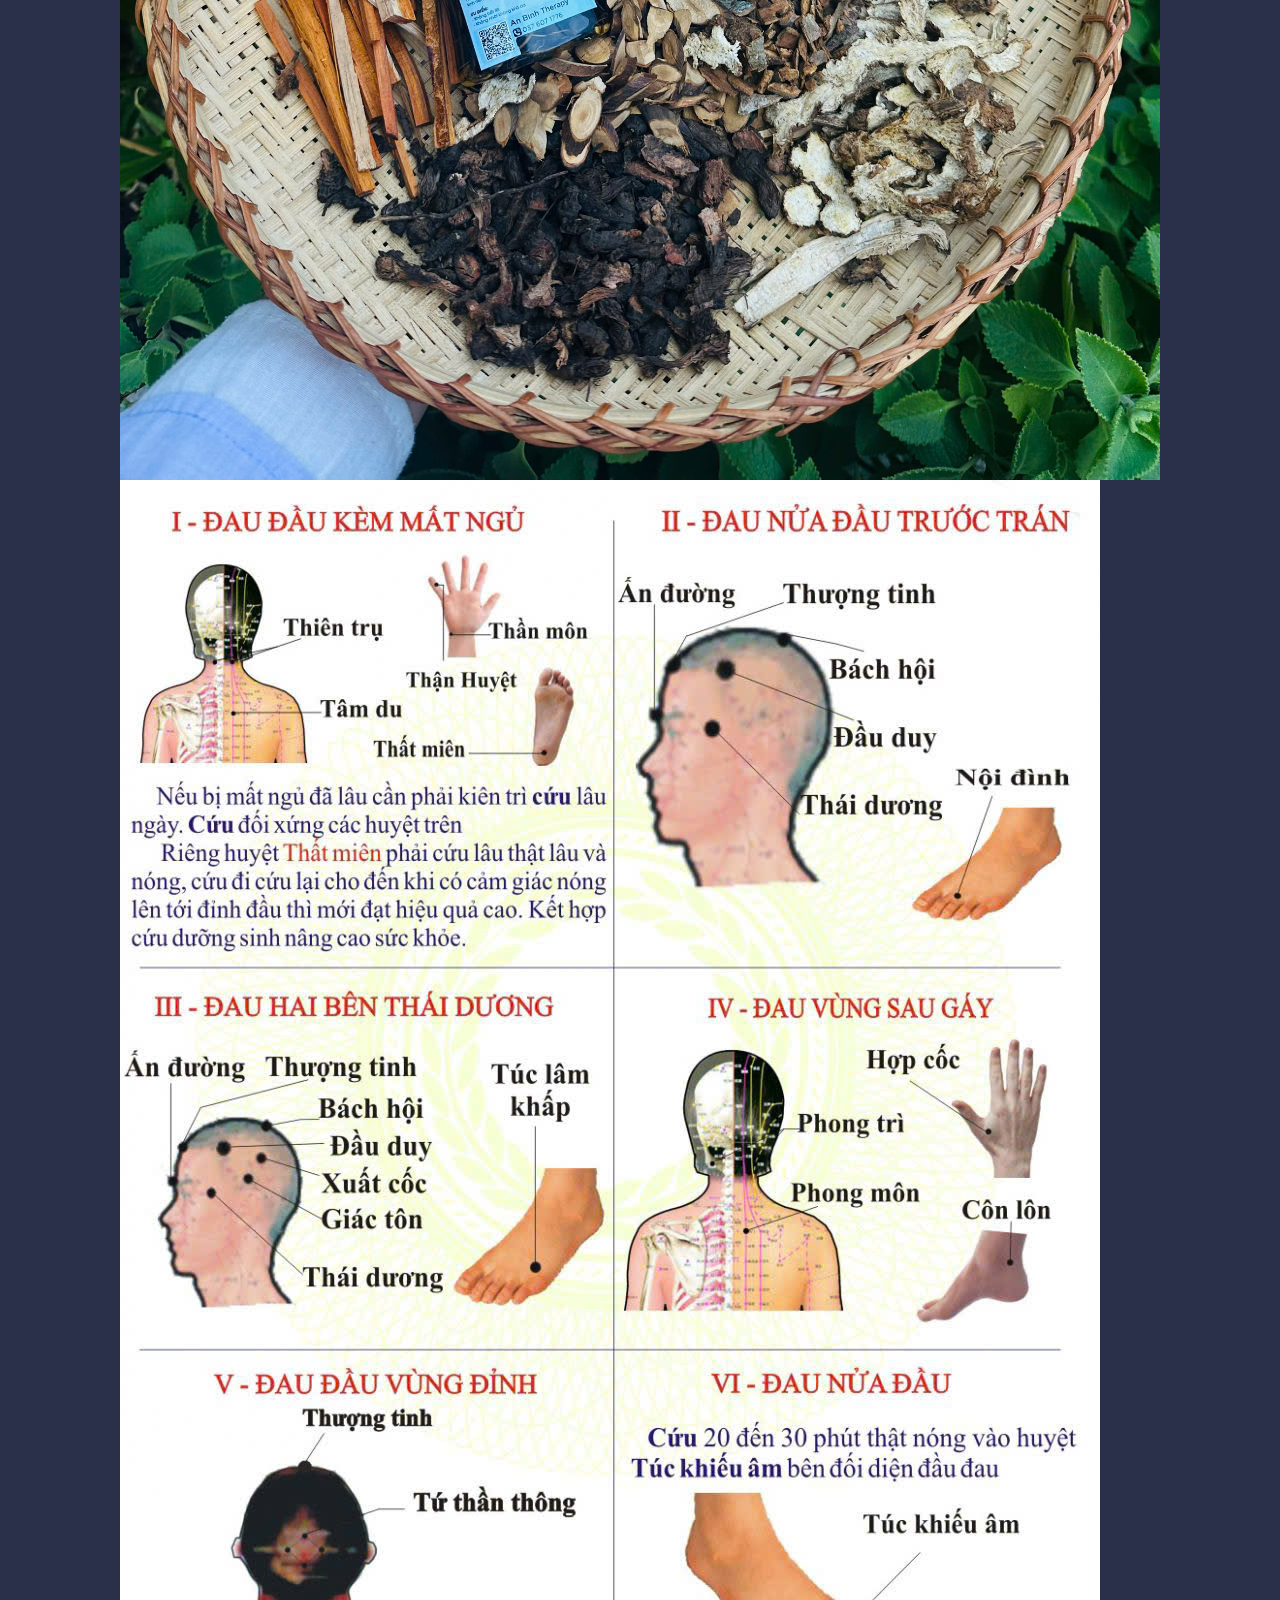
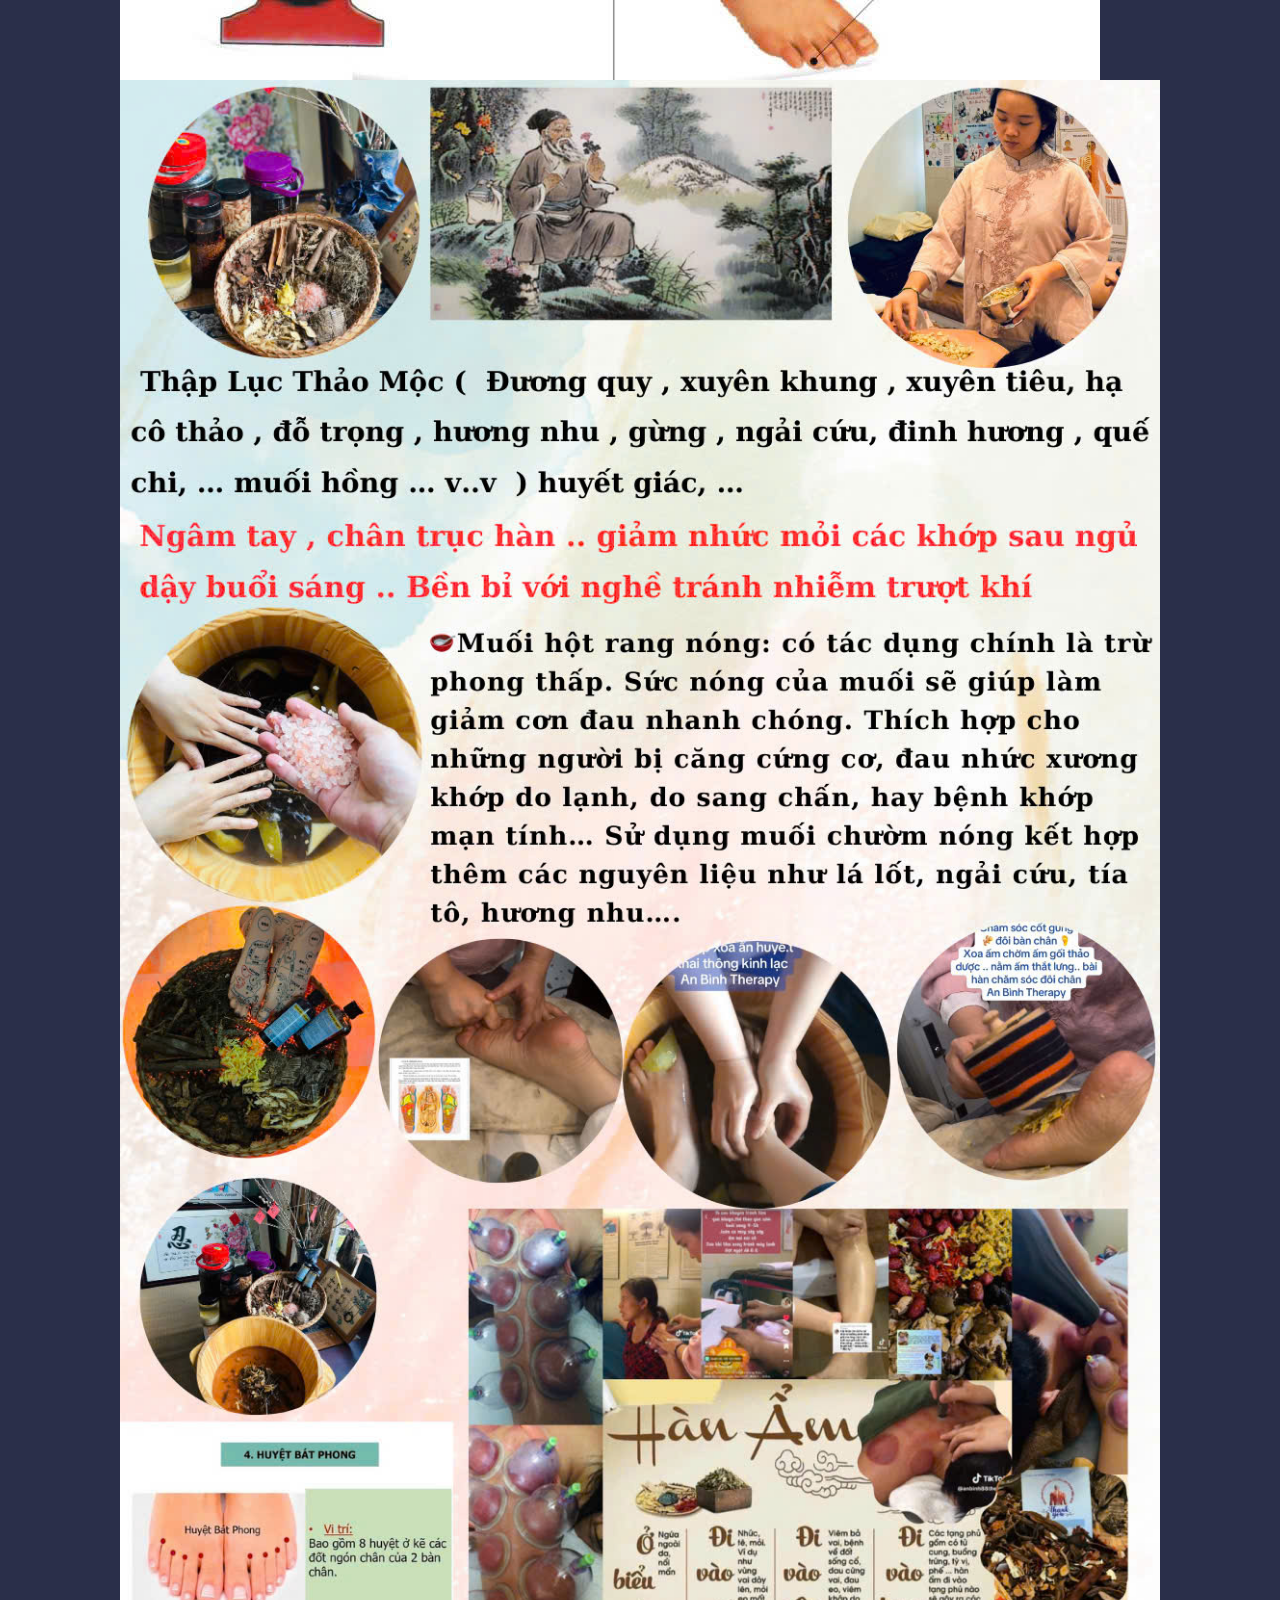
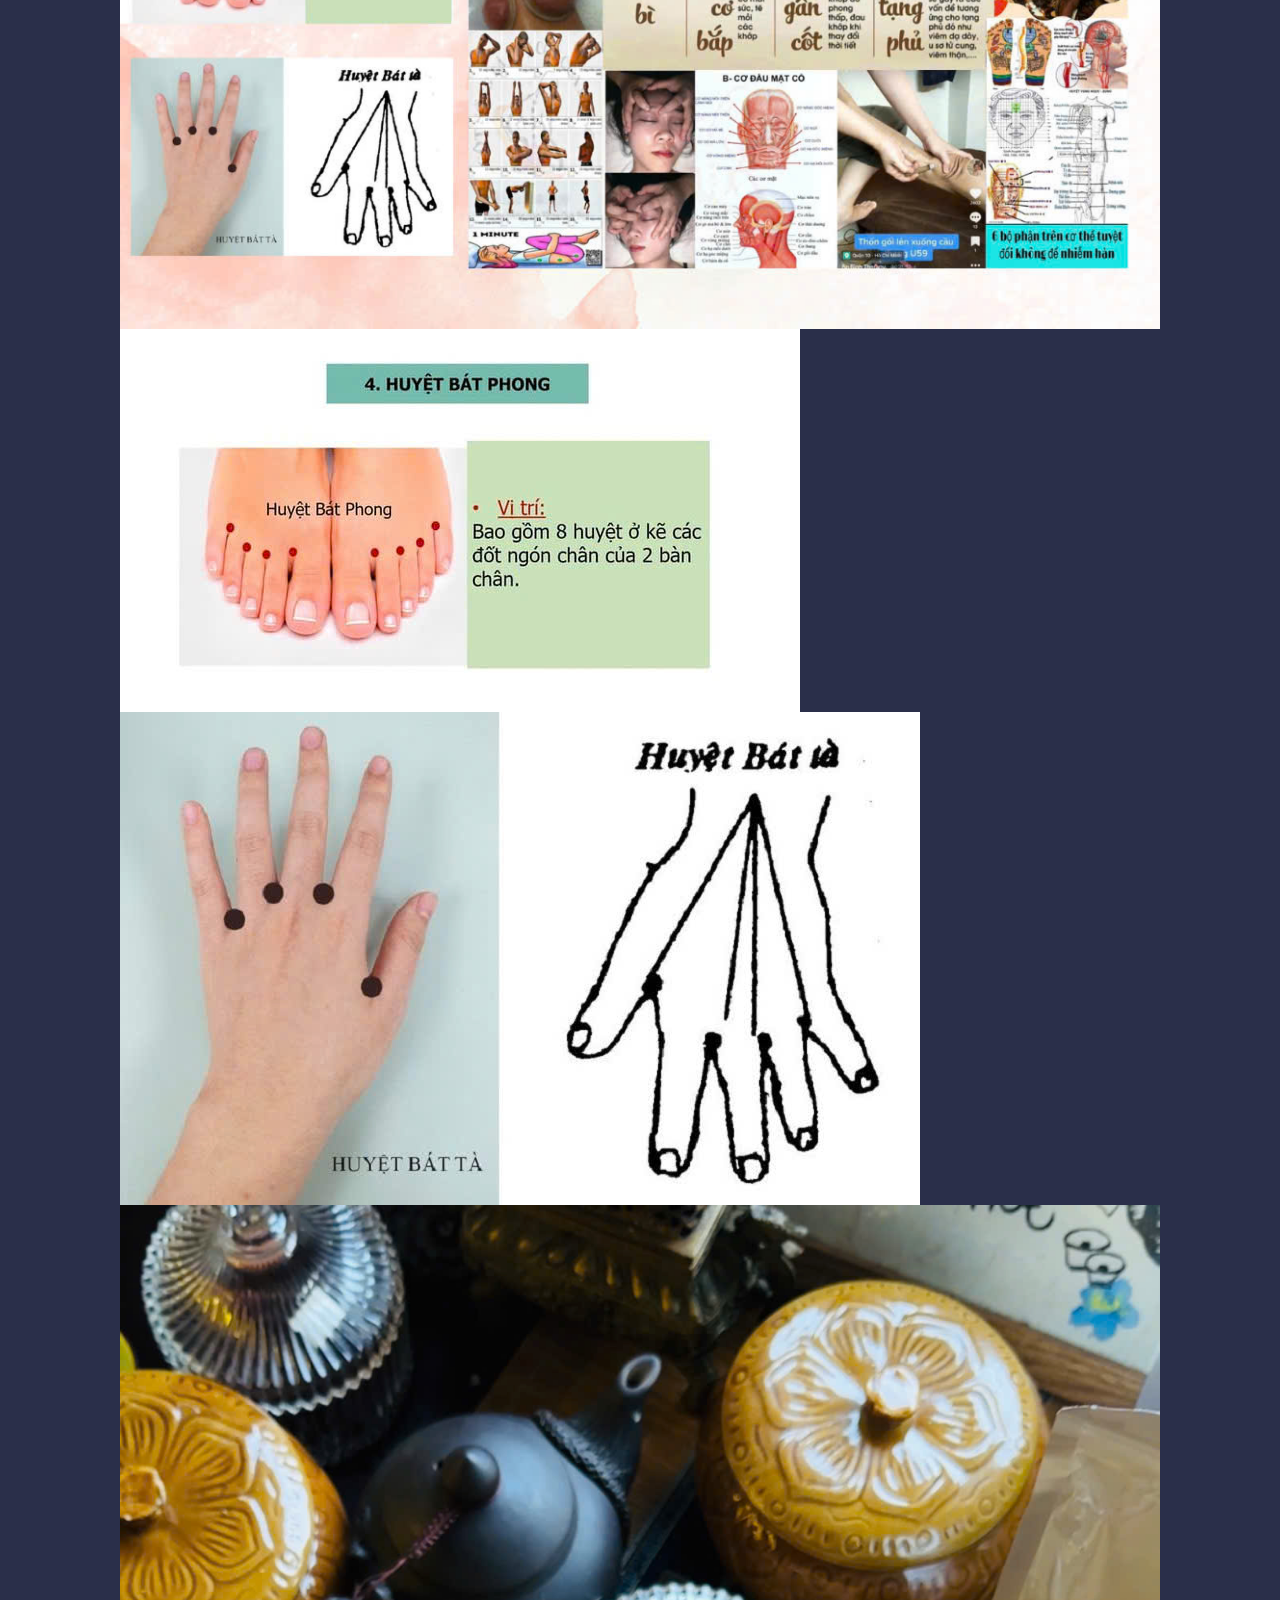
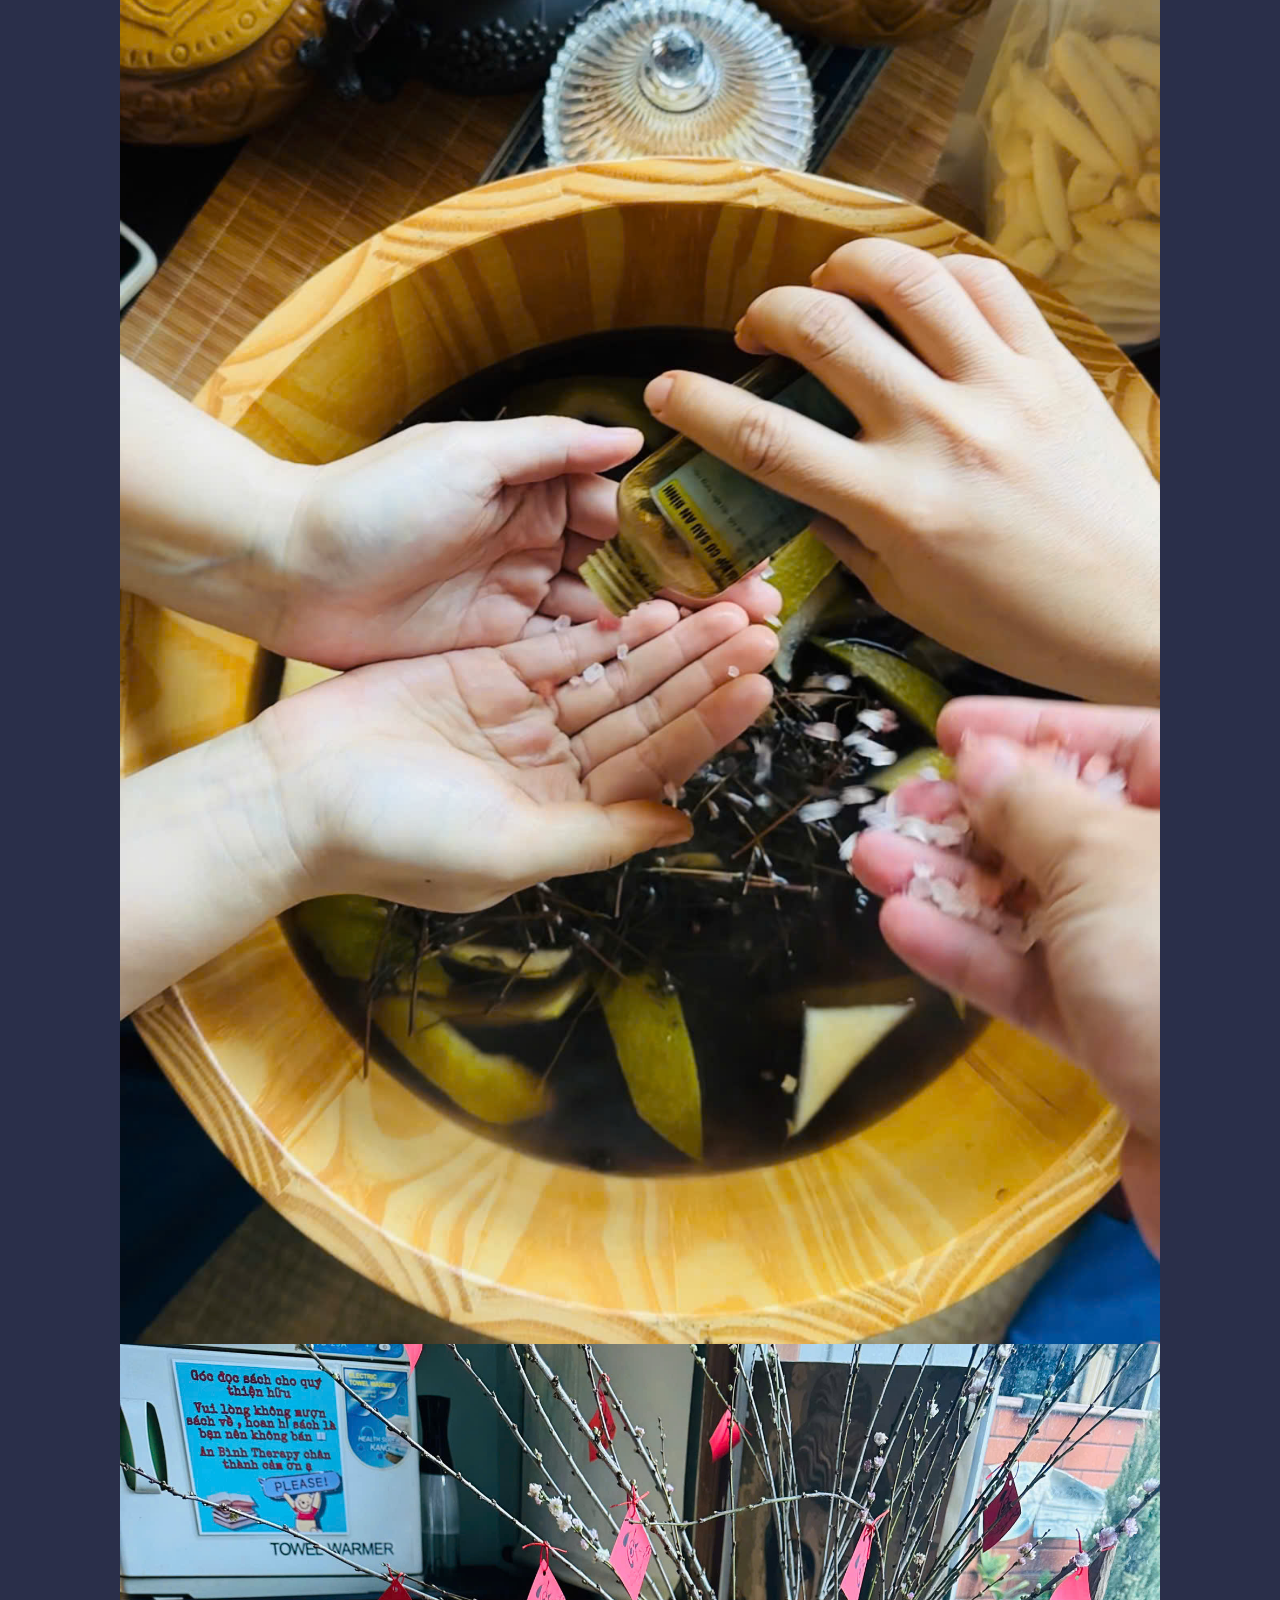
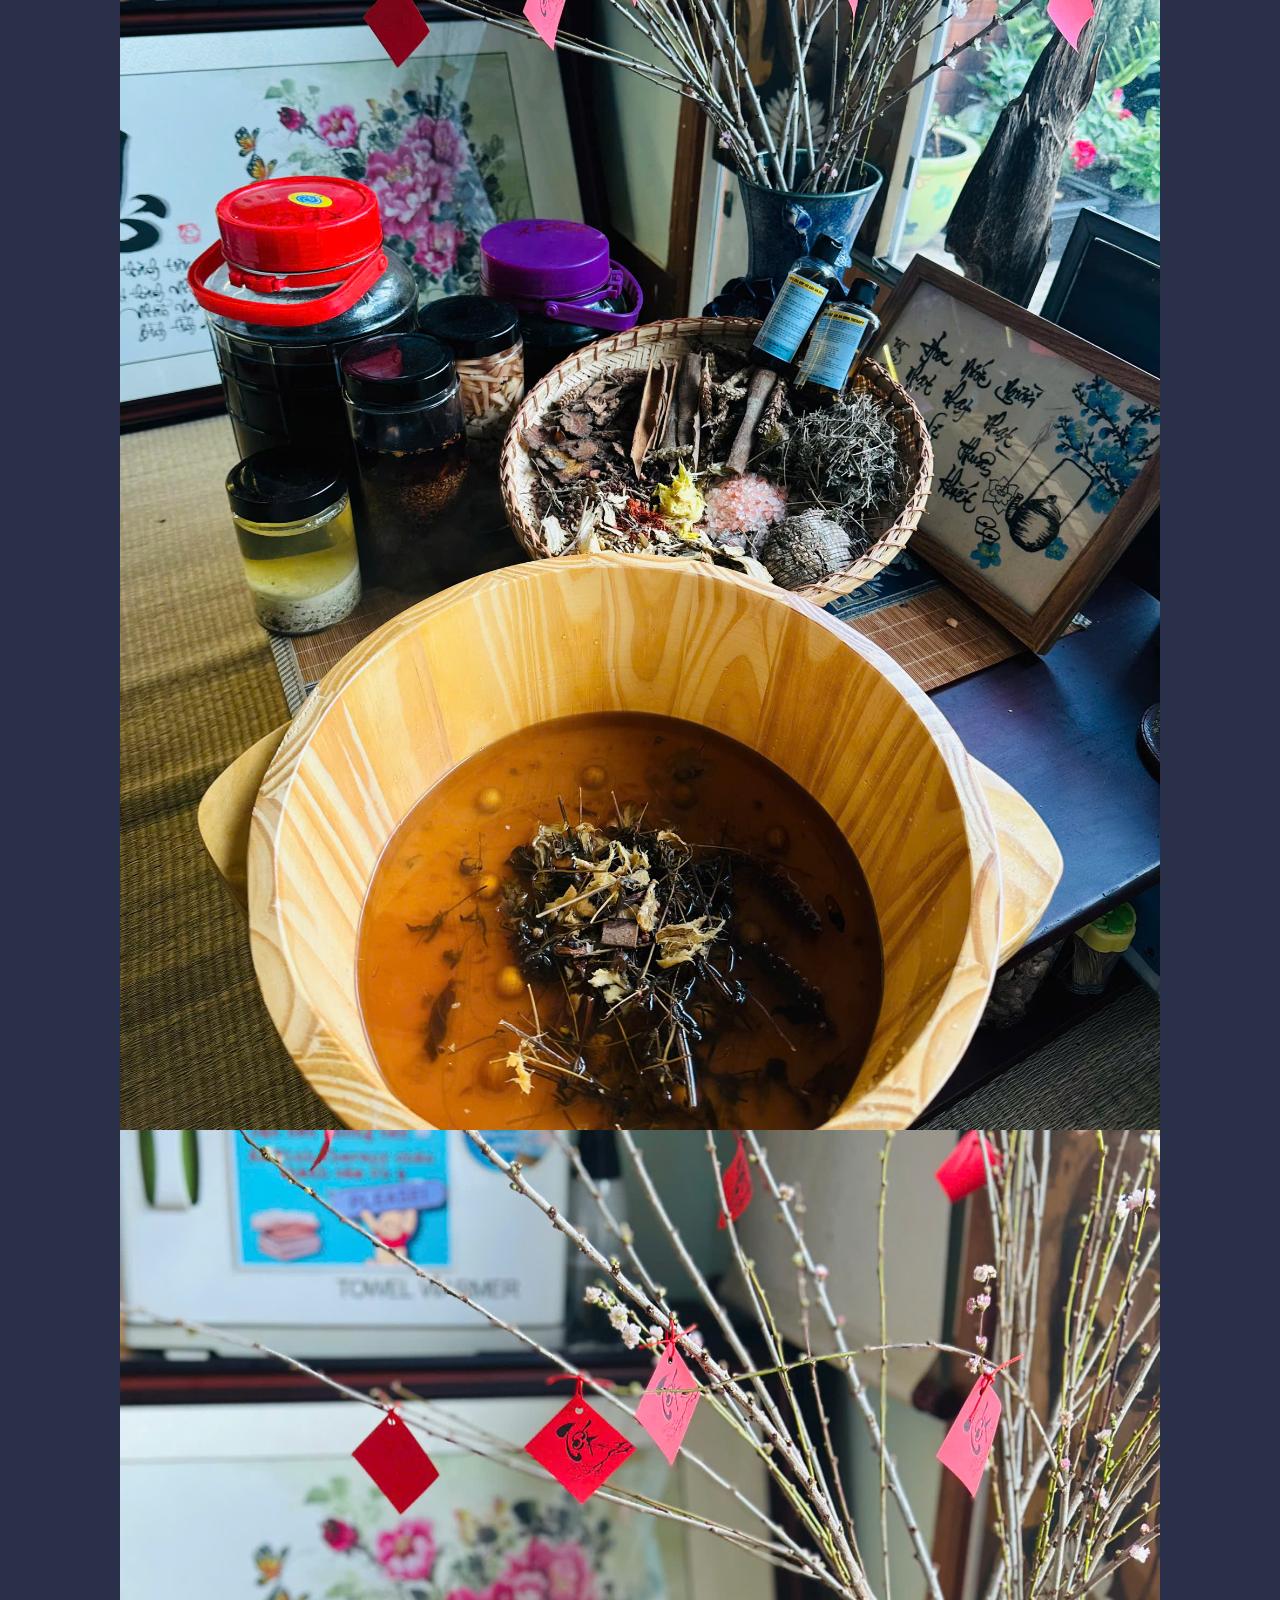
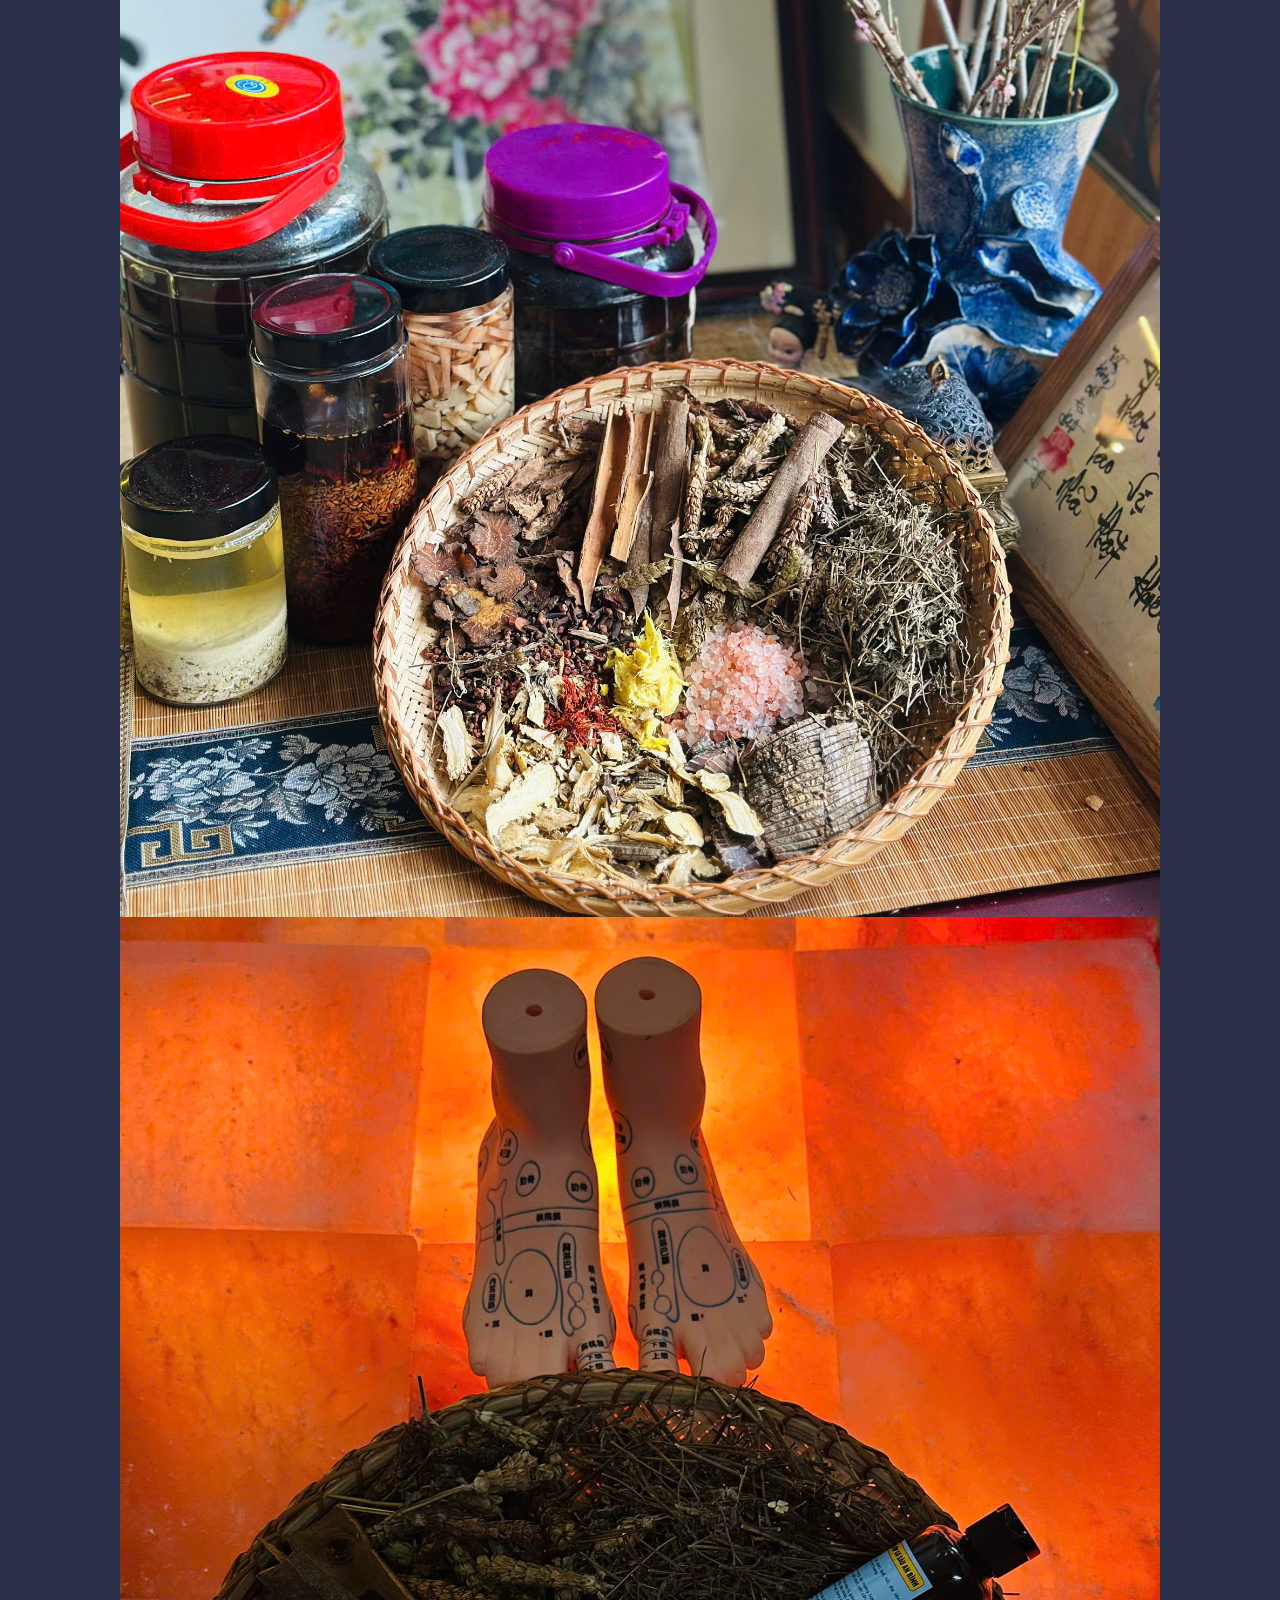
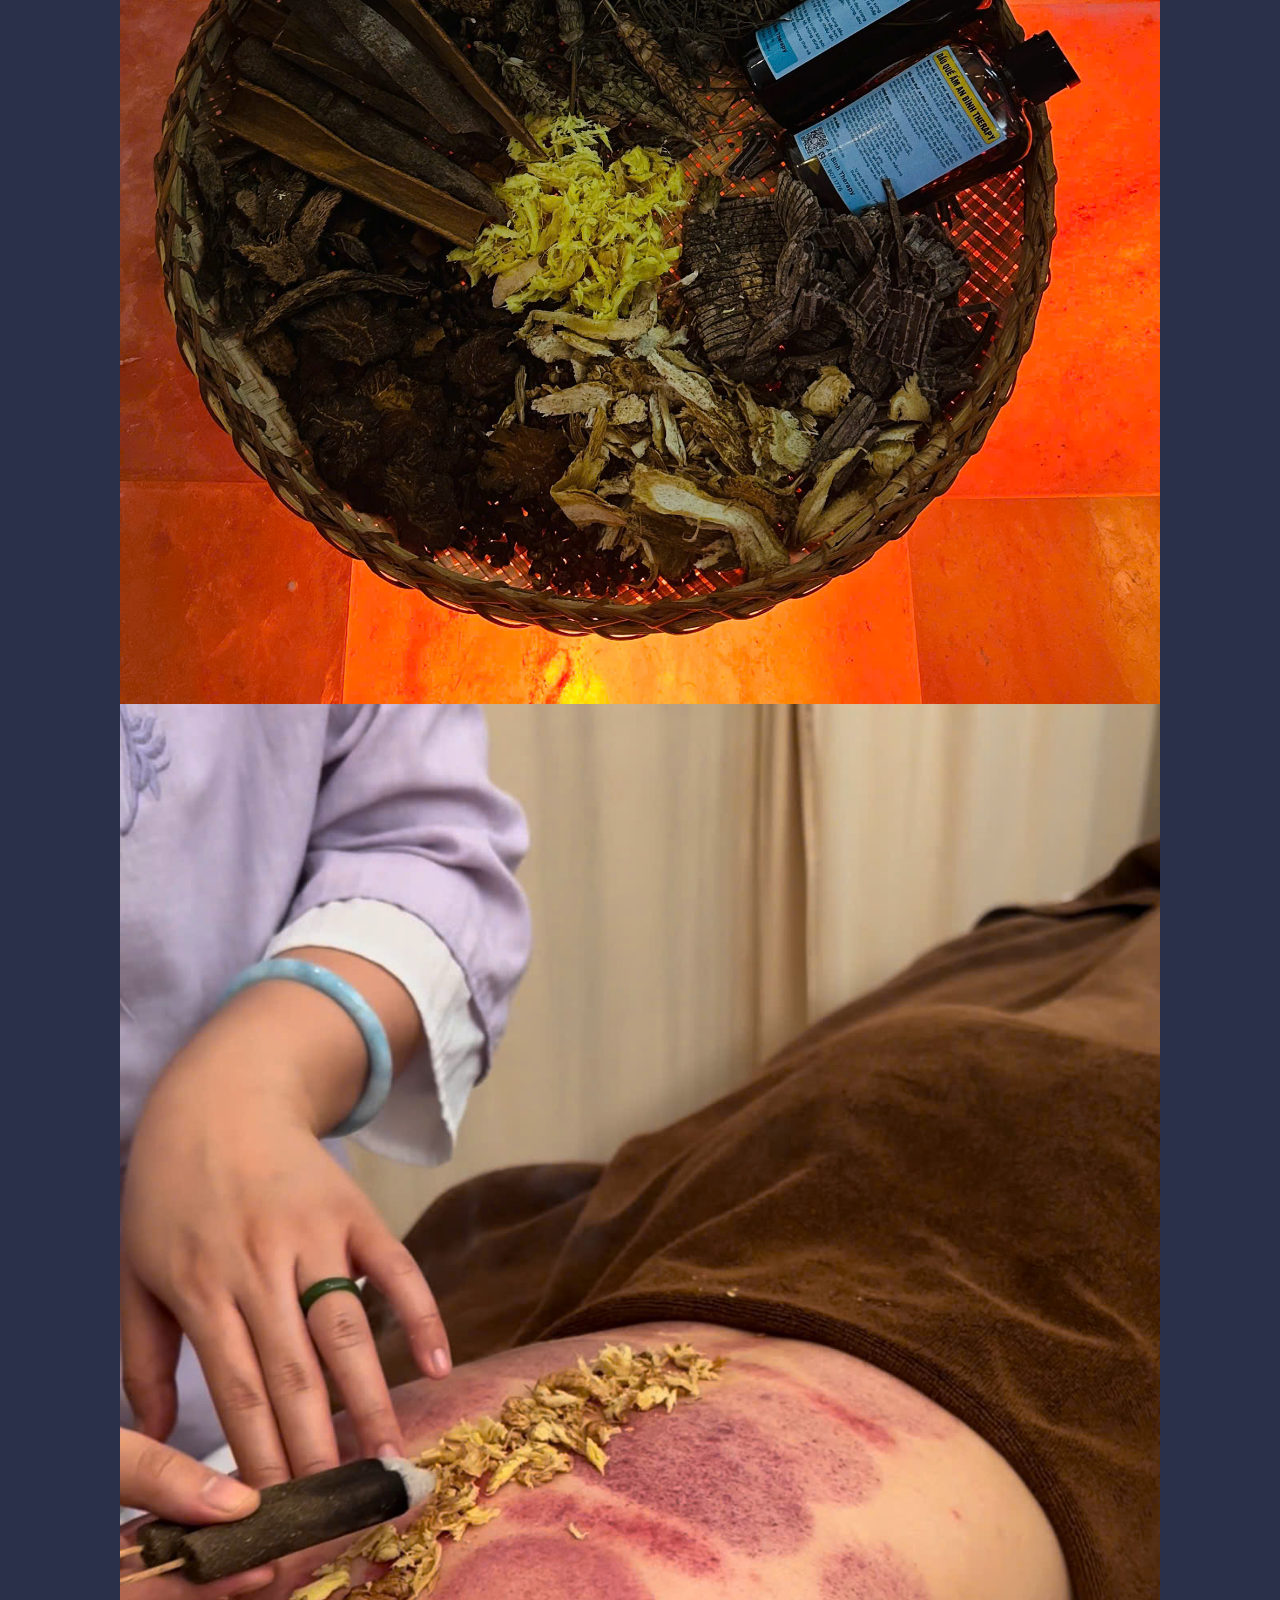
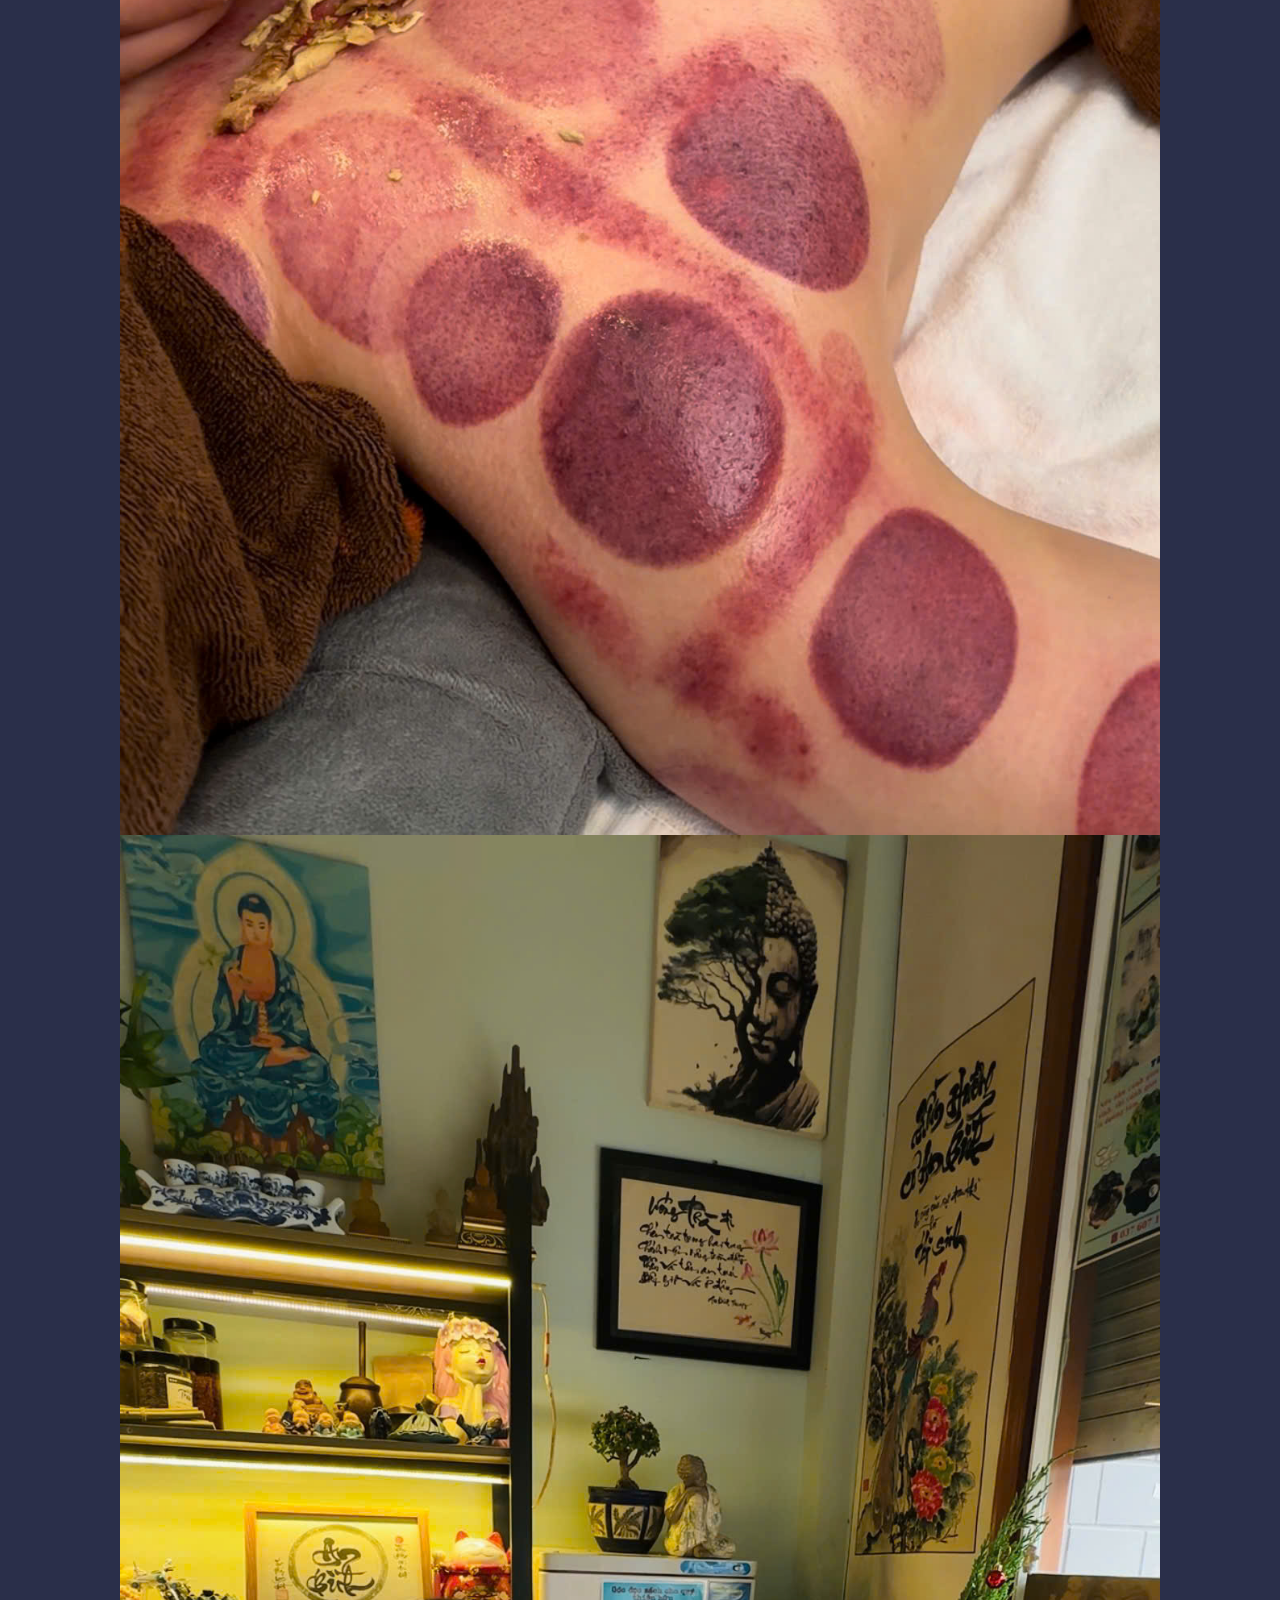
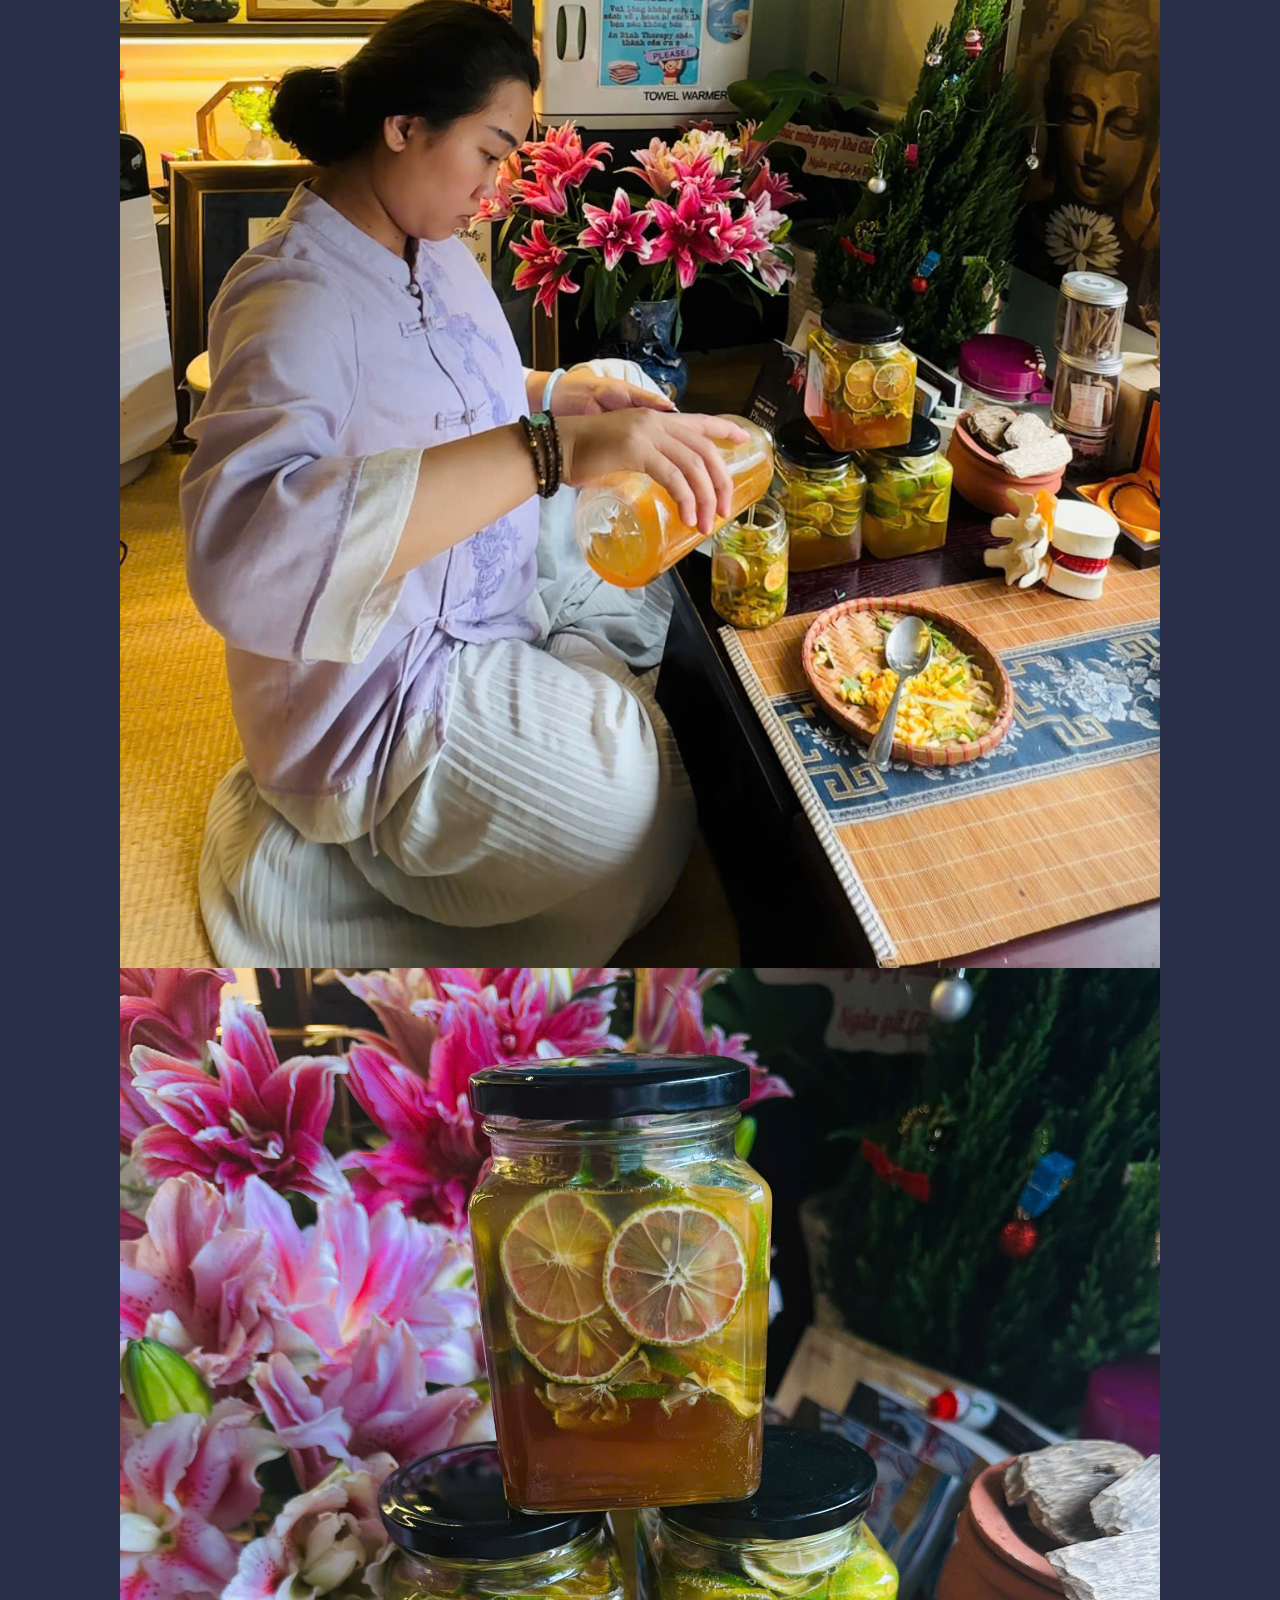
<file: thaoduoc.html>
<!DOCTYPE HTML>
<!--
	Forty by HTML5 UP
	html5up.net | @ajlkn
	Free for personal and commercial use under the CCA 3.0 license (html5up.net/license)
-->
<html>
	<head>
		<title>An Bình Therapy</title>
		<meta charset="utf-8" />
		<meta name="viewport" content="width=device-width, initial-scale=1, user-scalable=no" />
		<link rel="stylesheet" href="assets/css/main.css" />
		<noscript><link rel="stylesheet" href="assets/css/noscript.css" /></noscript>
		<noscript><link href="https://cdnjs.cloudflare.com/ajax/libs/font-awesome/6.0.0-beta3/css/all.min.css" rel="stylesheet"></noscript>

		<style>
        /* Ensure no CSS properties are preventing line breaks */
        .multi-line {
            white-space: normal;
        }
			img {
  max-width: 100%;
}
    </style>
	</head>
	<body class="is-preload">

		<!-- Wrapper -->
			<div id="wrapper">

				<!-- Header -->
					<header id="header" class="alt">
						<a href="index.html" class="logo"><strong>An Bình</strong> <span>Therapy</span></a>
						<nav>
							<a href="#menu">Menu</a>
						</nav>
					</header>

				<!-- Menu -->
					<nav id="menu">
						<ul class="links">
							<li><a href="index.html">Trang chủ</a></li>
							<li><a href="goiduongsinh.html">Khóa Gội Dưỡng Sinh (8.5tr)</a></li>
							<li><a href="treatment.html">Khóa Treatment Cơ Bản (12tr)</a></li>
							<li><a href="nangcaoduongsinh.html">Khóa Nâng Cao Dưỡng Sinh(25tr)</a></li>
							<li><a href="mevabe.html">Khóa Chăm Sóc Mẹ và Bé Trước và Sau Khi Sinh (25tr)</</a></li>
							<li><a href="thaoduoc.html">Khóa Thảo Dược Bổ Sung (9.5tr)</</a></li>
							<li><a href="triggerpoint.html">Khóa Trigger Point (30tr)</a></li>
							<li><a href="cobannangcao.html">Khóa Cơ Bản Và Nâng Cao (45tr)</a></li>
							<li><a href="trichle.html">Khóa Trích Lễ (15tr)</a></li>
						</ul>
					</nav>

				<!-- Banner -->
				<!-- Note: The "styleN" class below should match that of the header element. -->
					<section id="banner" class="style2">
						<div class="inner">
							<span class="image">
								<img src="images/pic07.jpg" alt="" />
							</span>
							<header class="major">
								<h1>🌸 Khóa Thảo Dược Bổ Sung(9.5tr)</h1>
							</header>
							<div class="content">
								<span style="font-weight: bold; display: block; text-align: left; line-height: 1.6;">
      9.5tr giảm còn 7.5tr cho học viên cũ đã học nâng cao trước đó bên An Bình Therapy rồi. <i class="fas fa-arrow-down" style="color: #FF6347;"></i> </br>

 Bao gồm tài liệu đi kèm cho bài tay và chân chuyên tay chân, vài dụng cụ cần thiết trong quá trình thực hành... <i class="fas fa-book" style="color: #32CD32;"></i> </br>

 Học viên tự chuẩn bị hủ, rượu ngâm, và nguyên liệu tại nhóm chung trước 1 ngày khi bài diễn ra, sẽ được thông báo <i class="fas fa-calendar-check" style="color: #FFD700;"></i> </br>

<ul>
    <li>Kỹ Thuật xoa bóp tay, chân <i class="fas fa-hand-paper" style="color: #1E90FF;"></i></li>
    <li>Xác định huyệt vị <i class="fas fa-map-marker-alt" style="color: #32CD32;"></i></li>
    <li>Bấm huyệt trong nước ấm <i class="fas fa-tint" style="color: #00BFFF;"></i></li>
    <li>Cách nấu thảo dược 24 vị, kết hợp rượu xoa bóp sau khi ấn huyệt và hơ ngải cứu <i class="fas fa-pills" style="color: #8A2BE2;"></i></li>
</ul>
</span>

</span>


							</div>
						</div>
					</section>

				<!-- Main -->
					<div id="main">

						<!-- One -->
							<section id="one">
								<div class="inner">
									<header class="major">
										<h2>Ảnh Minh Họa</h2>
									</header>

									<span class="image">
							
								<img src="images/thaoduoc1.jpg" alt="" />
								<img src="images/thaoduoc2.jpg" alt="" />
								<img src="images/thaoduoc3.jpg" alt="" />
								<img src="images/thaoduoc4.jpg" alt="" />
								<img src="images/thaoduoc5.jpg" alt="" />
								<img src="images/thaoduoc6.jpg" alt="" />
								<img src="images/thaoduoc7.jpg" alt="" />
								<img src="images/thaoduoc8.jpg" alt="" />
								<img src="images/thaoduoc9.jpg" alt="" />
								<img src="images/thaoduoc10.jpg" alt="" />
								<img src="images/thaoduoc11.jpg" alt="" />
								<img src="images/thaoduoc12.jpg" alt="" />
								<img src="images/thaoduoc13.jpg" alt="" />
								<img src="images/thaoduoc14.jpg" alt="" />
	

							</span>
									
								</div>
							</section>


				<!-- Contact -->
					<section id="contact">
				

							<section >
								<br>
								<section>
									<div class="contact-method">
										<span class="icon solid alt fa-phone"></span>
										<h3>Zalo</h3>
										<span>An Bình Therapy 037-607-1776</span>
									</div>
								</section>
								<section>
									<div class="contact-method">
										<span class="icon solid alt fa-home"></span>
										<h3>Địa chỉ</h3>
										<span>10l Đ. Trần Nhật Duật<br />
										Phường Tân Định, Quận 1,<br />
										Hồ Chí Minh, Vietnam</span>
									</div>
								</section>
							</section>

					</section>

				<!-- Footer -->
					<footer id="footer">
						<div class="inner">
							<ul class="icons">
								<li><a href="https://www.facebook.com/AnBinhTherapy" class="icon brands alt fa-facebook-f"><span class="label">Facebook</span></a></li>
	
	
							</ul>
							<ul class="copyright">
								<li>&copy; An Bình Therapy</li><li>Design: <a href="https://html5up.net">HTML5 UP</a></li>
							</ul>
						</div>
					</footer>

			</div>

		<!-- Scripts -->
			<script src="assets/js/jquery.min.js"></script>
			<script src="assets/js/jquery.scrolly.min.js"></script>
			<script src="assets/js/jquery.scrollex.min.js"></script>
			<script src="assets/js/browser.min.js"></script>
			<script src="assets/js/breakpoints.min.js"></script>
			<script src="assets/js/util.js"></script>
			<script src="assets/js/main.js"></script>

	</body>
</html>
</file>
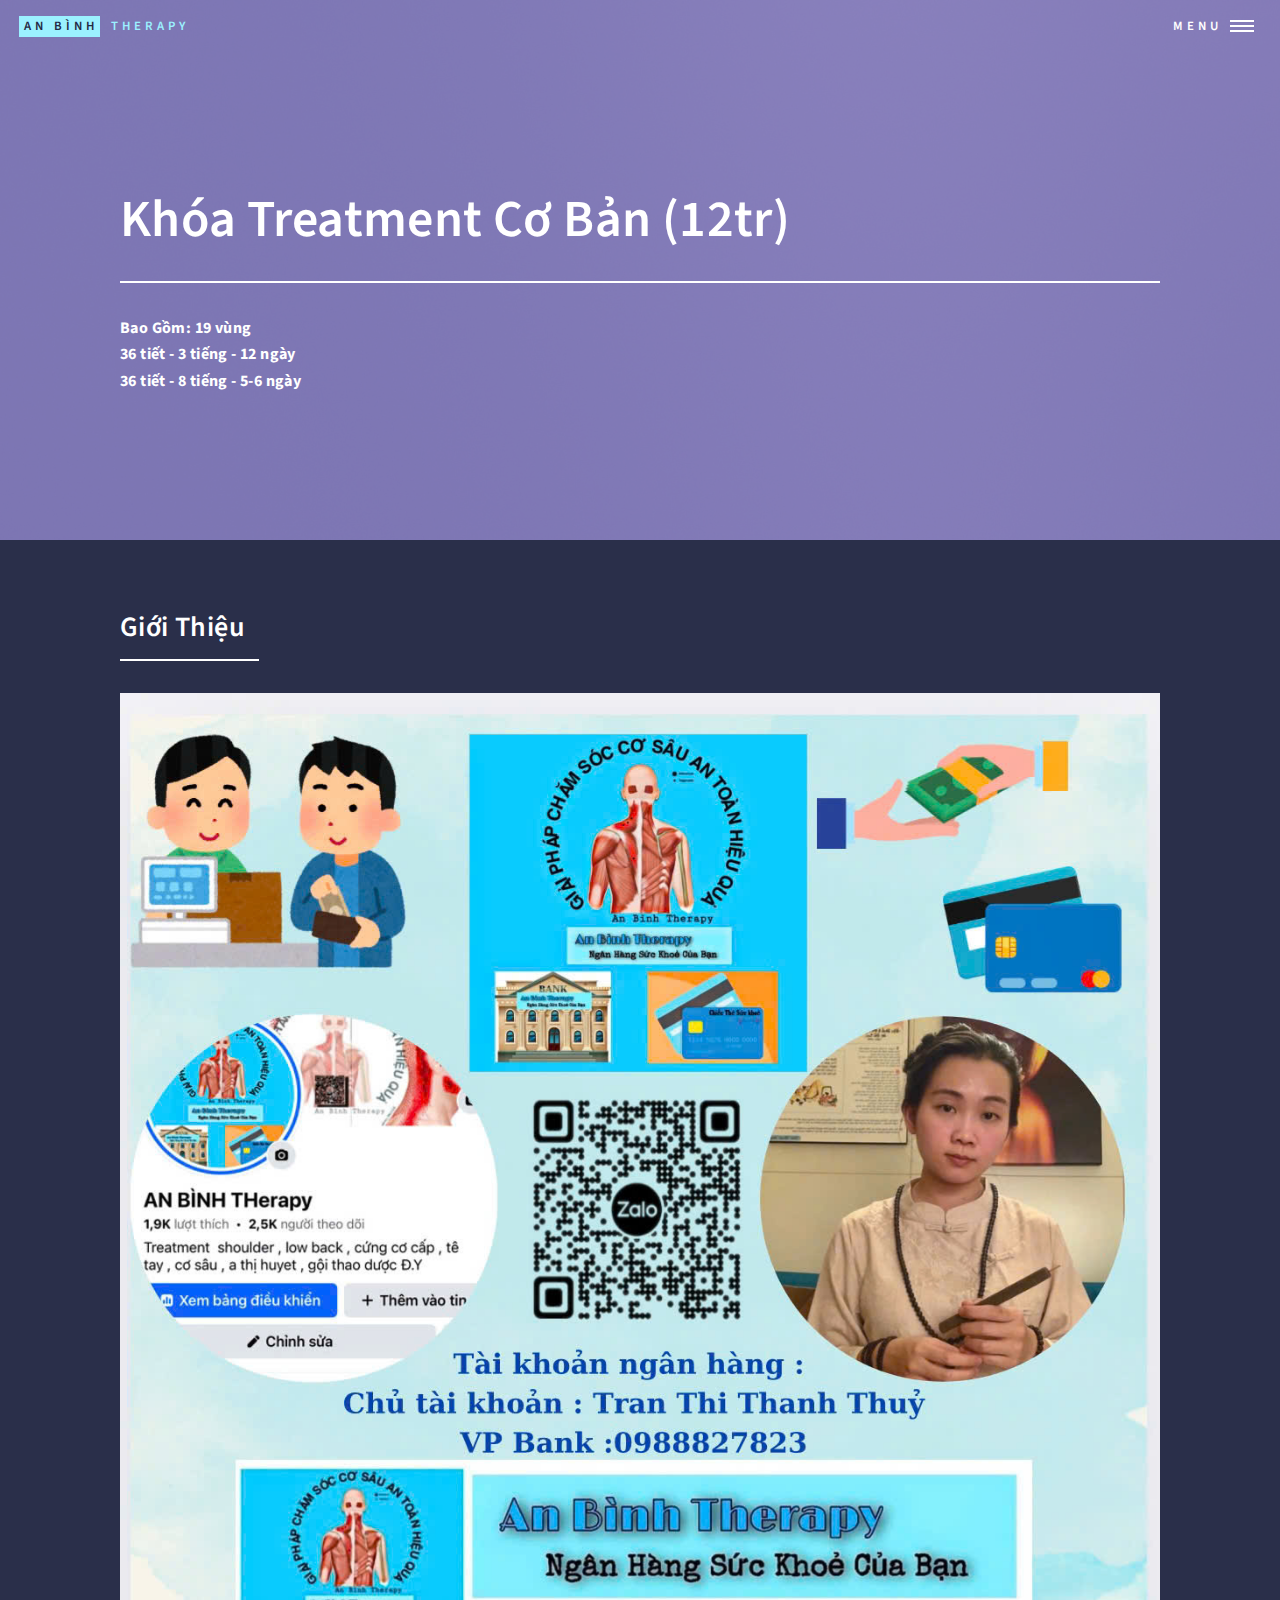
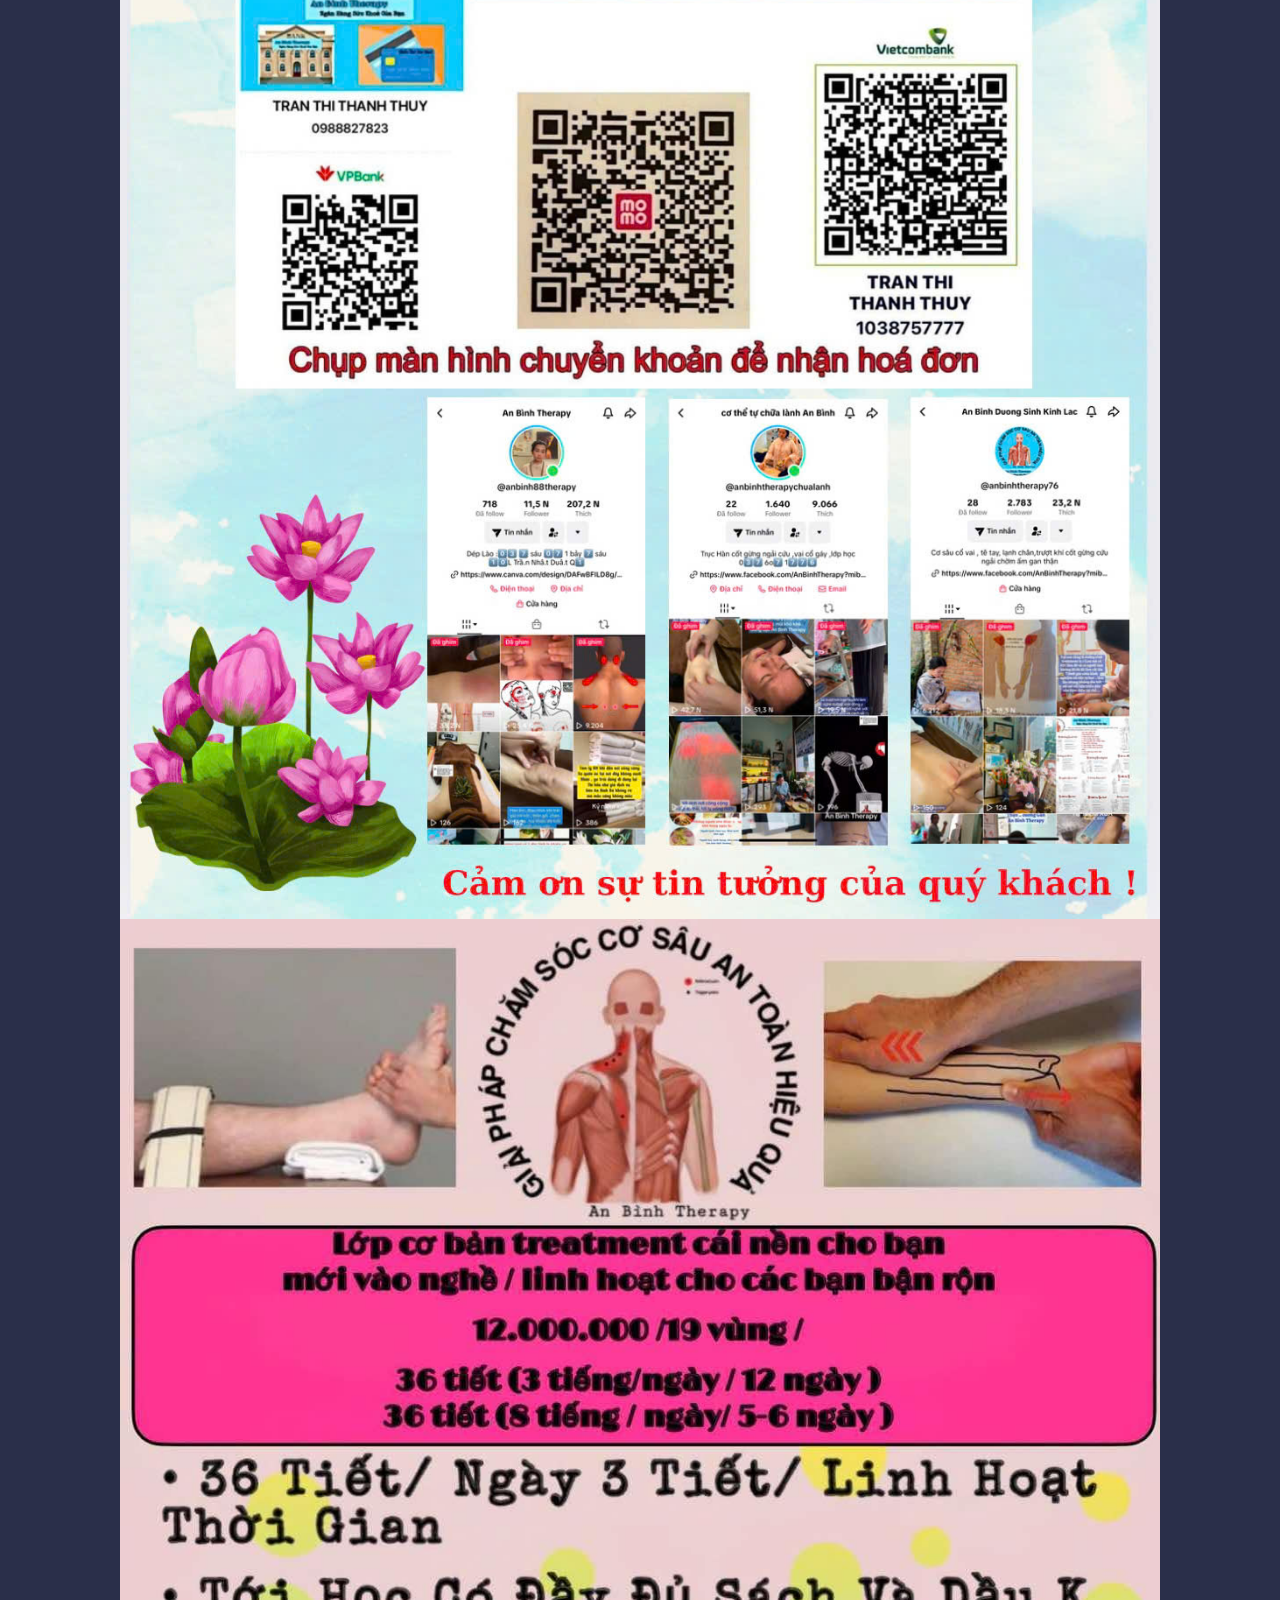
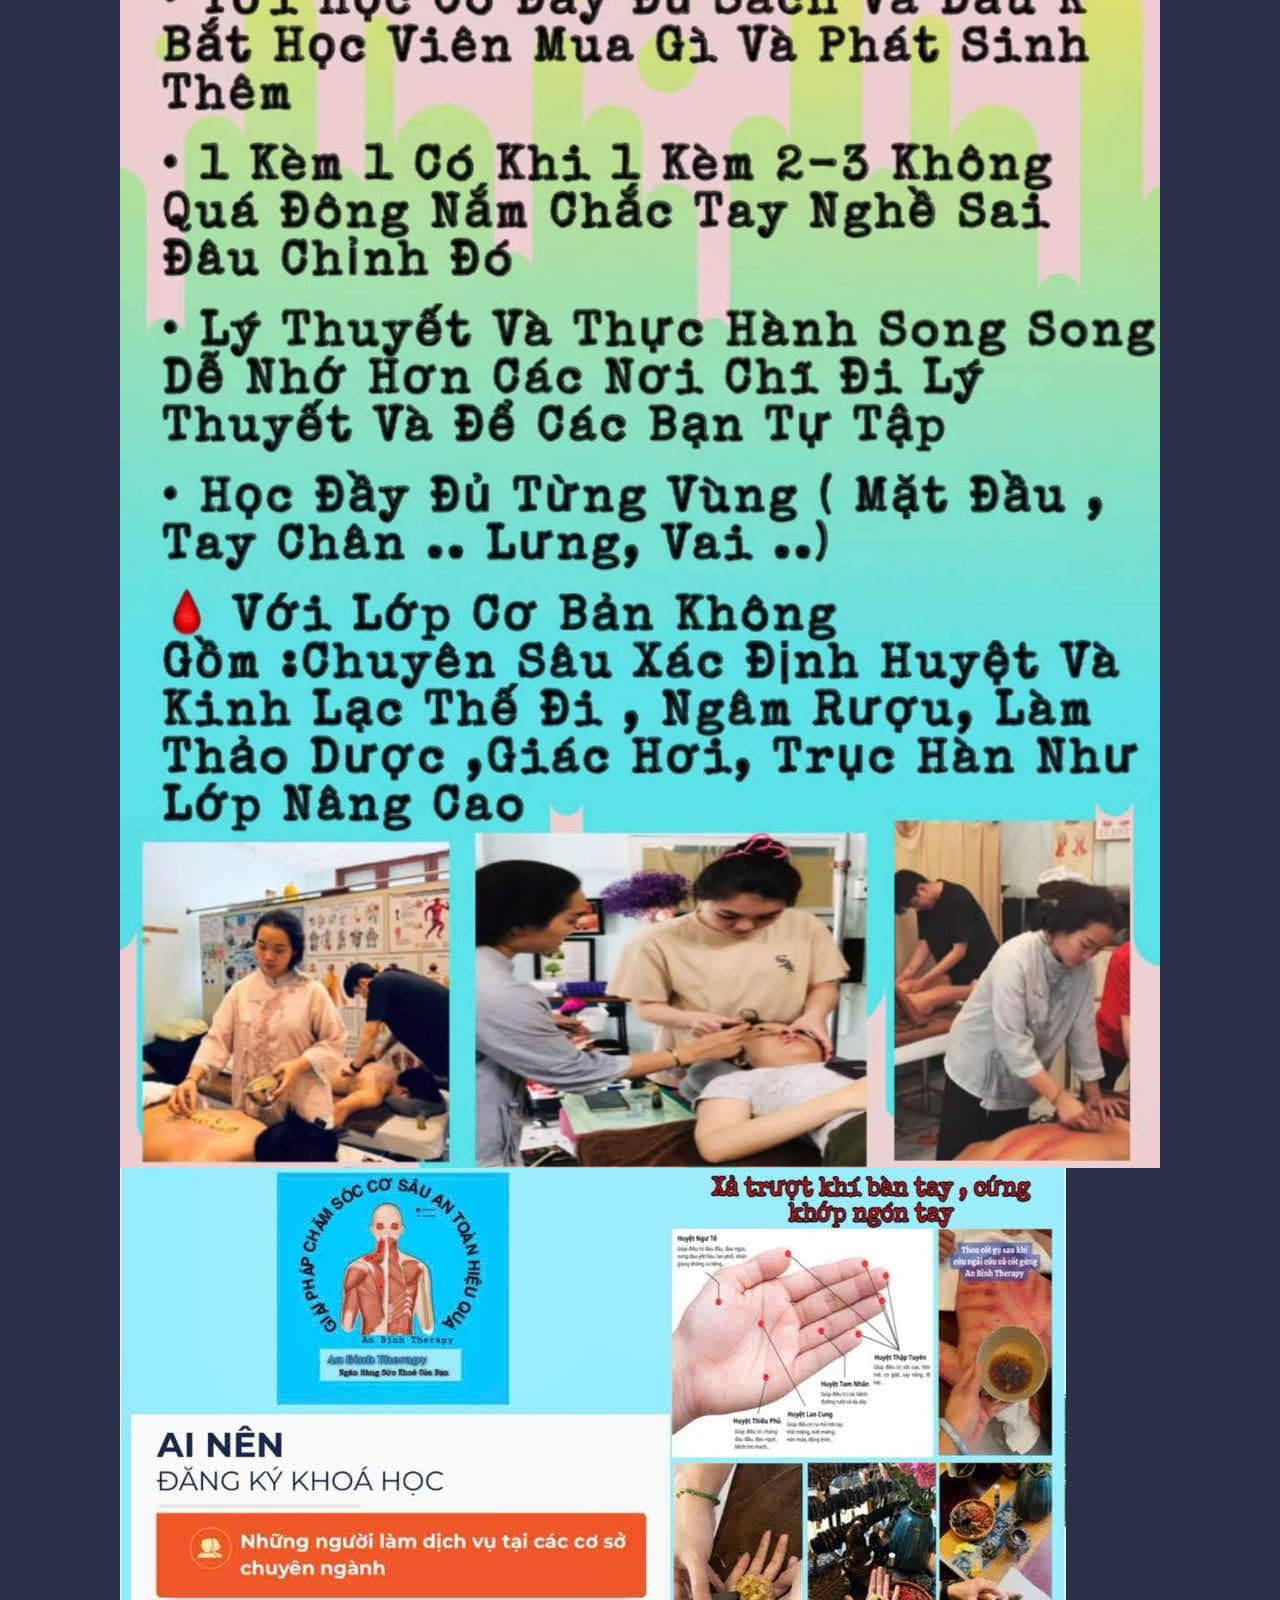
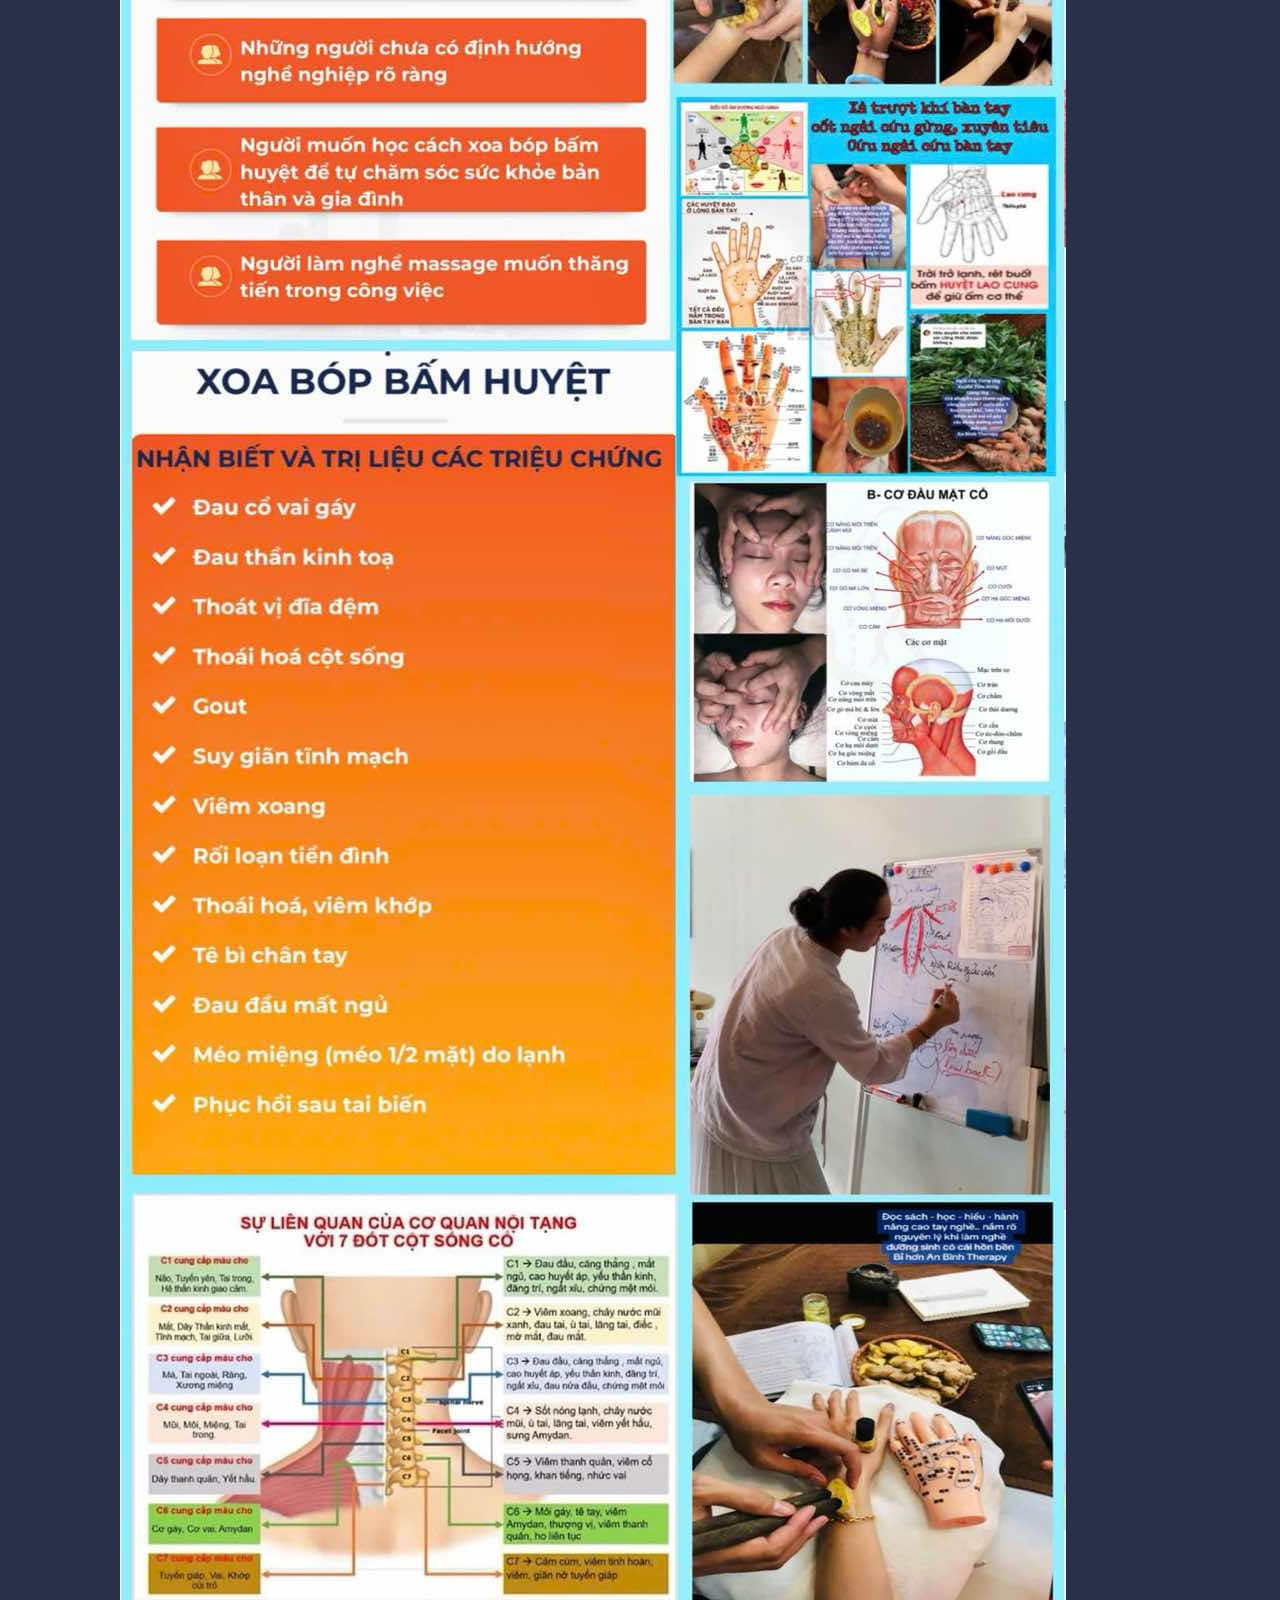
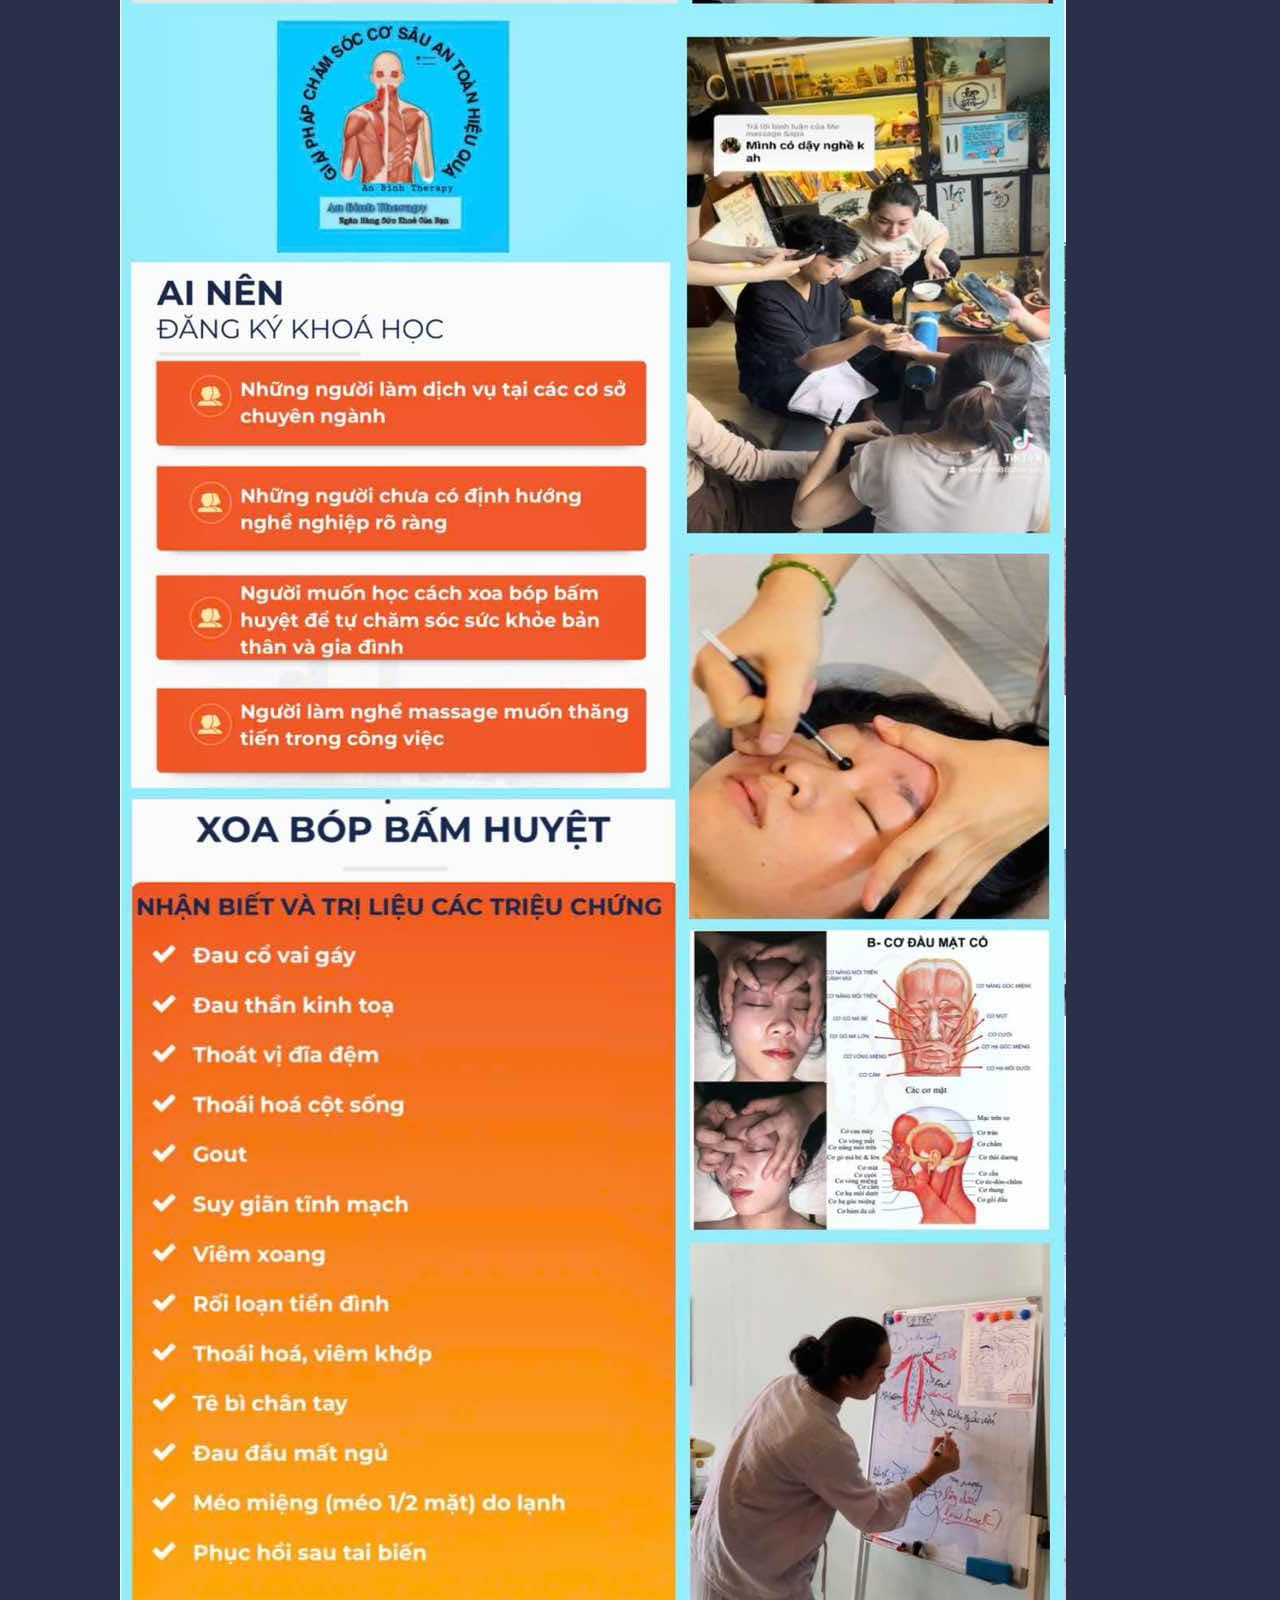
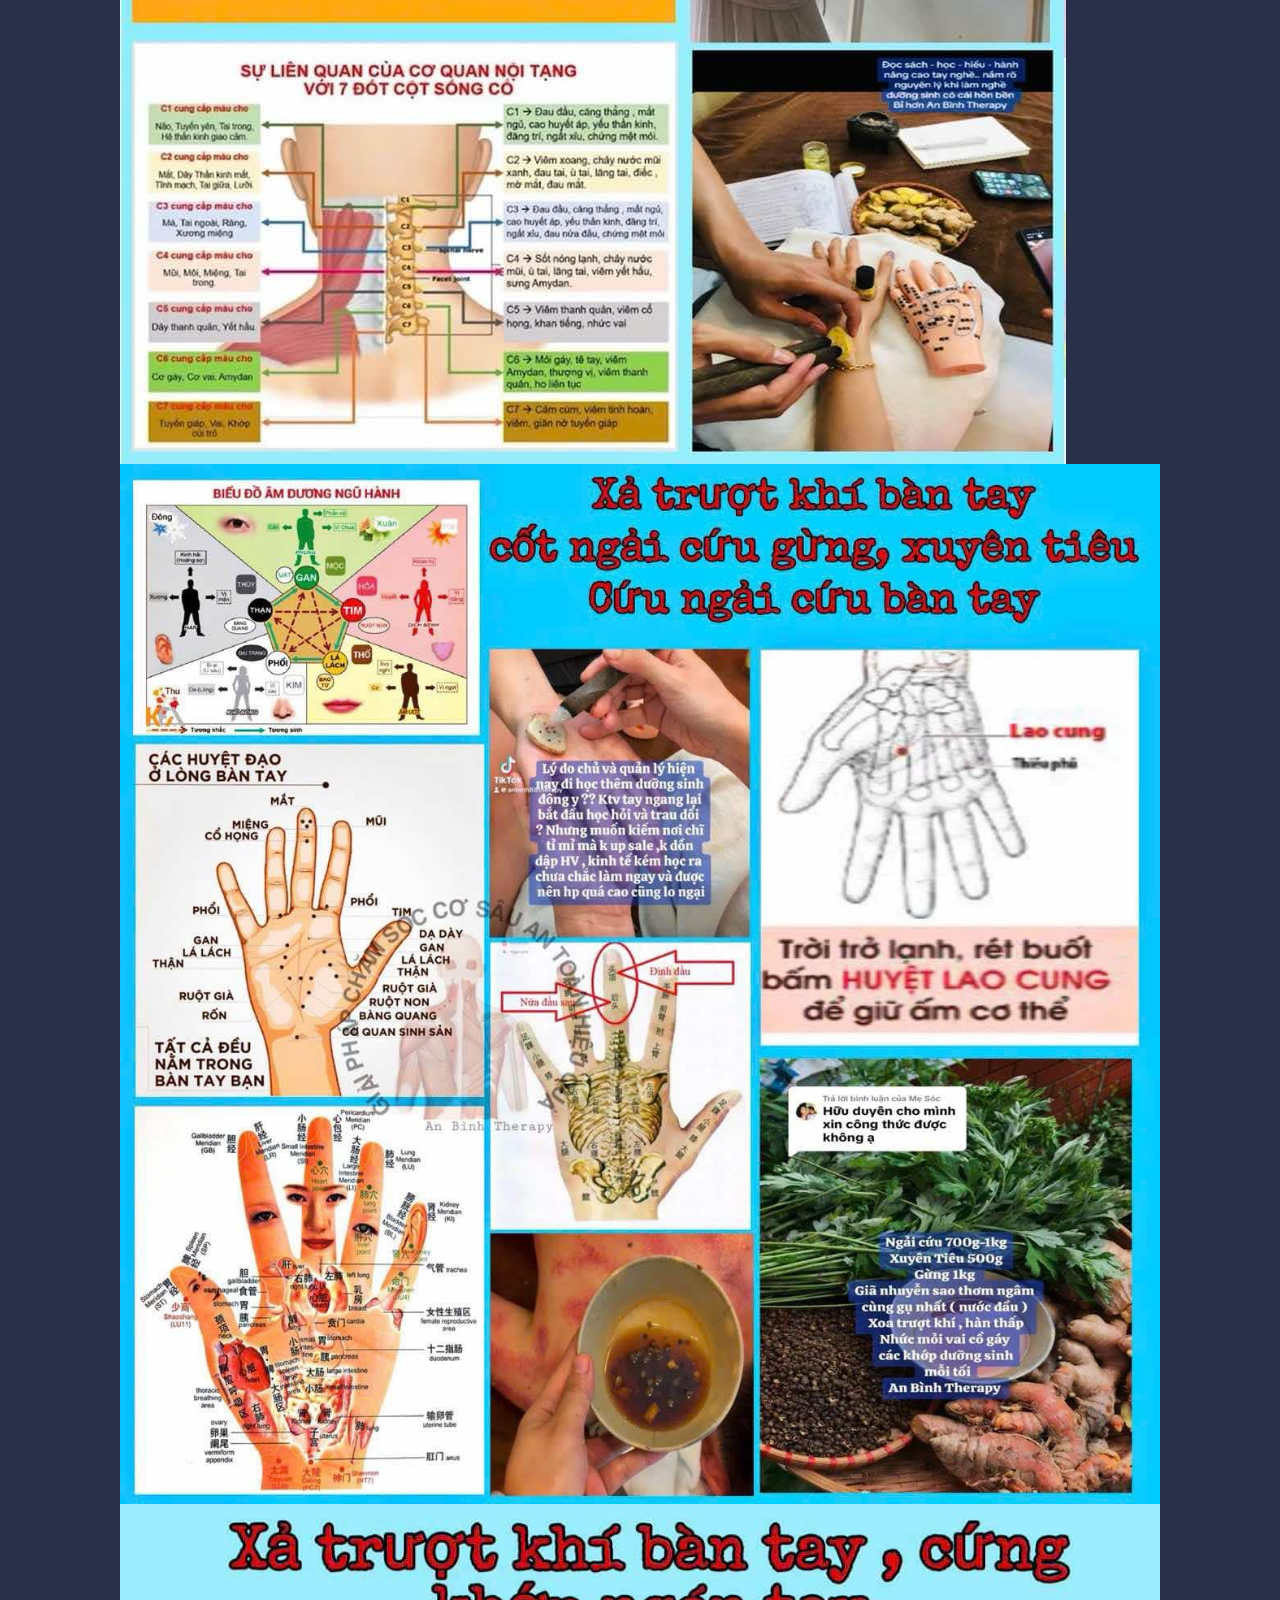
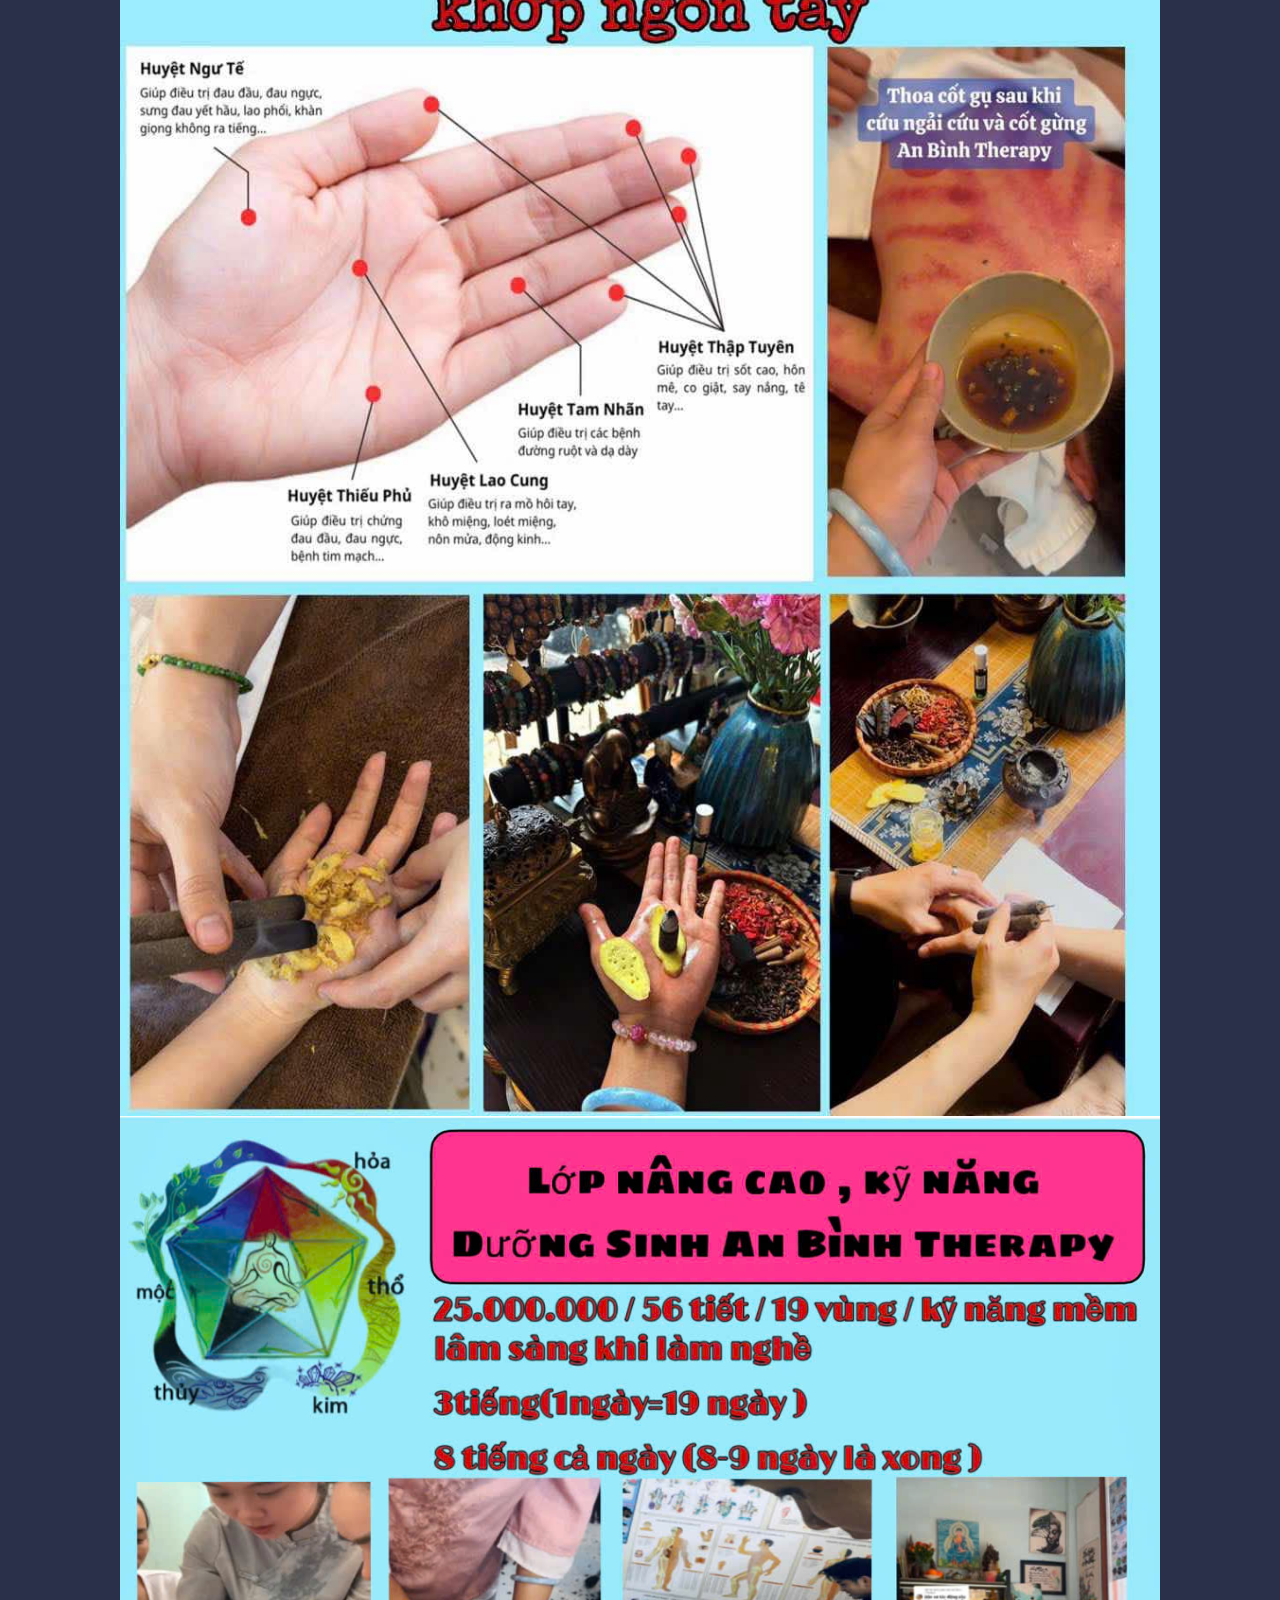
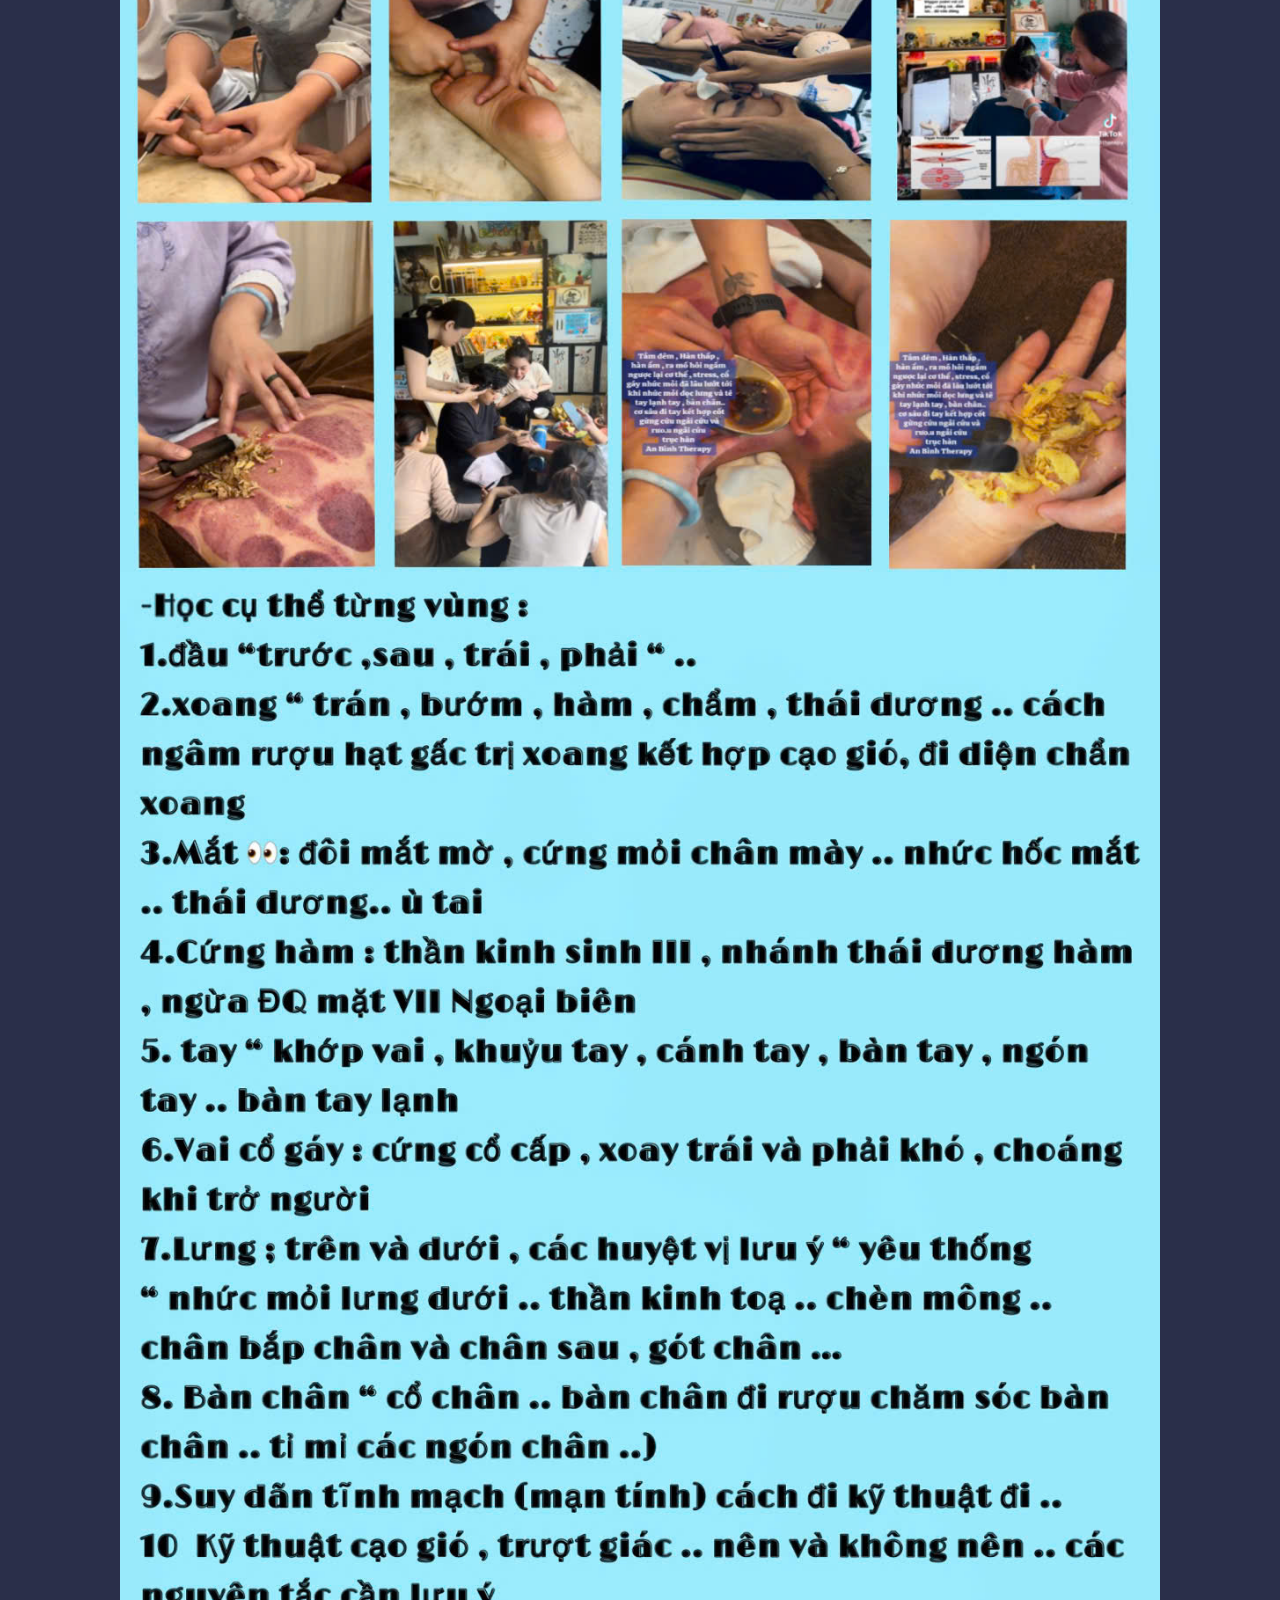
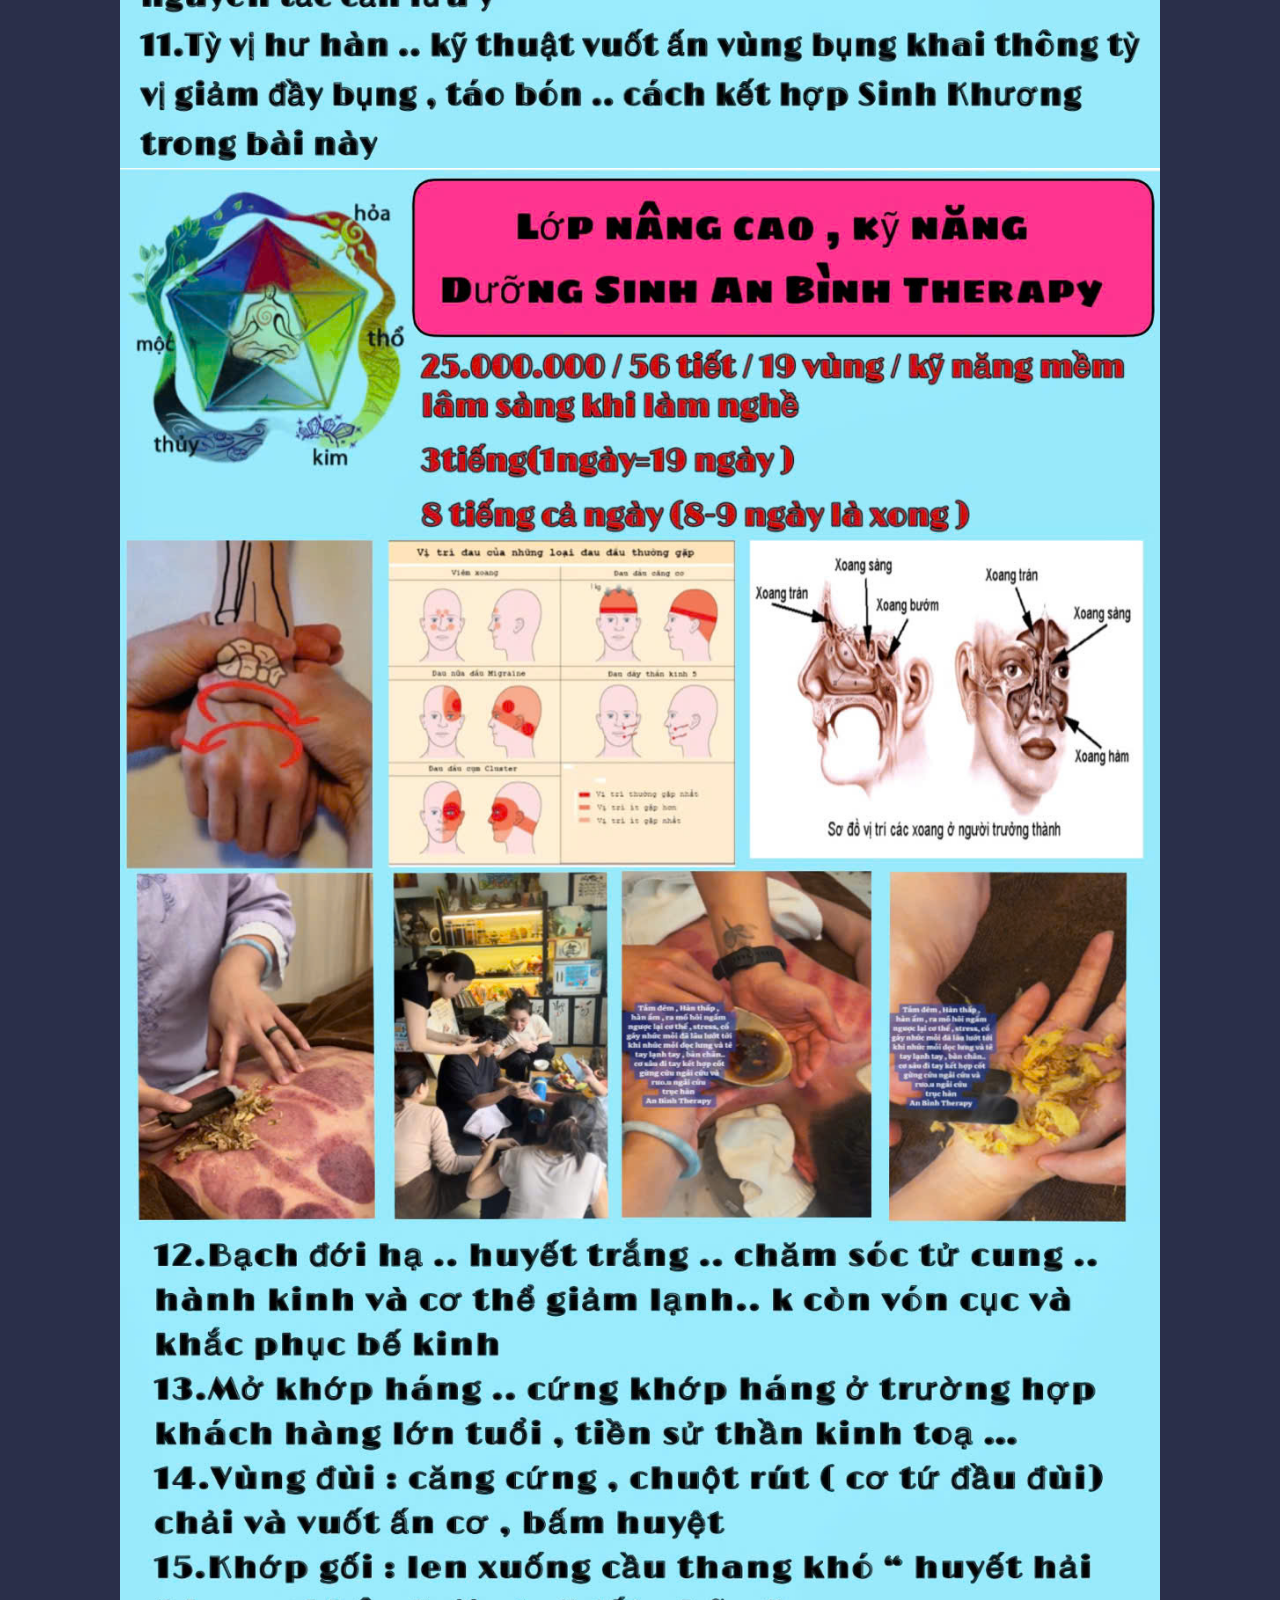
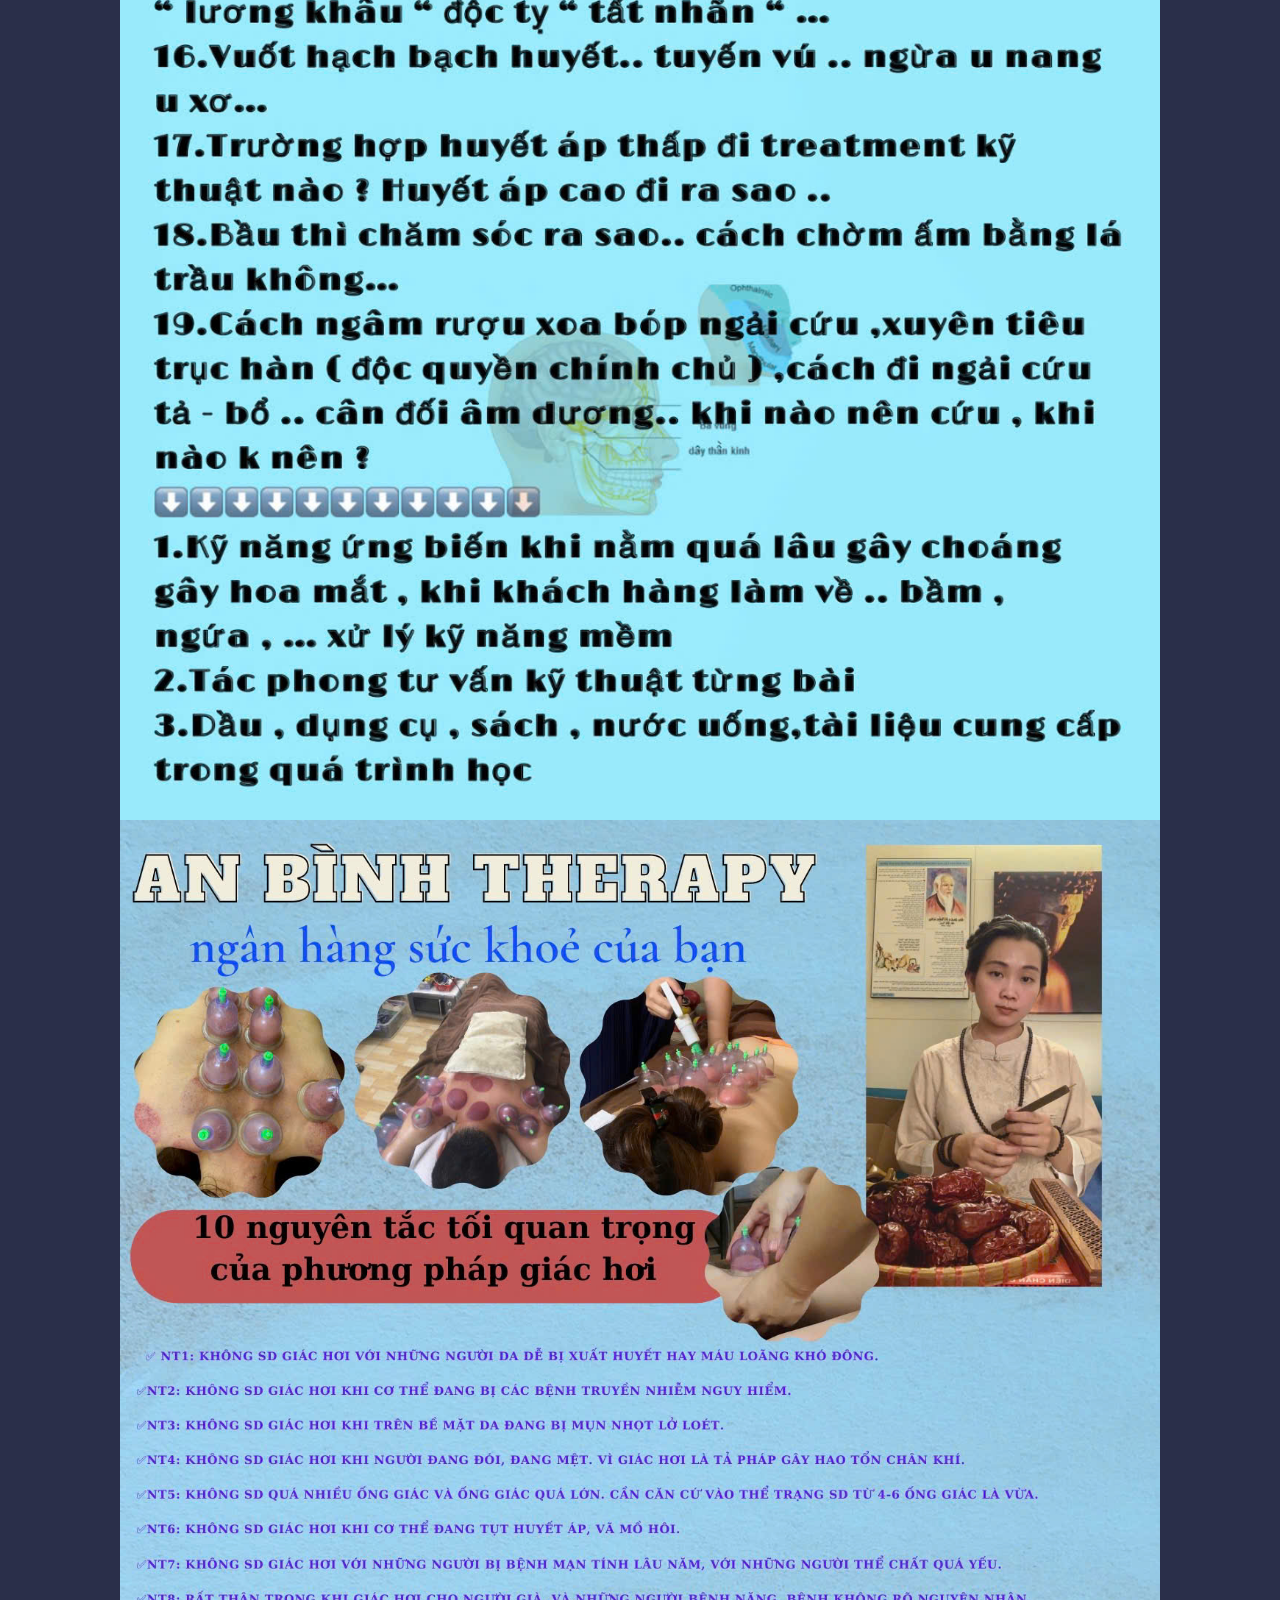
<file: treatment.html>
<!DOCTYPE HTML>
<!--
	Forty by HTML5 UP
	html5up.net | @ajlkn
	Free for personal and commercial use under the CCA 3.0 license (html5up.net/license)
-->
<html>
	<head>
		<title>An Bình Therapy</title>
		<meta charset="utf-8" />
		<meta name="viewport" content="width=device-width, initial-scale=1, user-scalable=no" />
		<link rel="stylesheet" href="assets/css/main.css" />
		<noscript><link rel="stylesheet" href="assets/css/noscript.css" /></noscript>
		<style>
        /* Ensure no CSS properties are preventing line breaks */
        .multi-line {
            white-space: normal;
        }
			img {
  max-width: 100%;
}
    </style>
	</head>
	<body class="is-preload">

		<!-- Wrapper -->
			<div id="wrapper">

				<!-- Header -->
					<header id="header" class="alt">
						<a href="index.html" class="logo"><strong>An Bình</strong> <span>Therapy</span></a>
						<nav>
							<a href="#menu">Menu</a>
						</nav>
					</header>

				<!-- Menu -->
					<nav id="menu">
						<ul class="links">
							<li><a href="index.html">Trang chủ</a></li>
							<li><a href="goiduongsinh.html">Khóa Gội Dưỡng Sinh (8.5tr)</a></li>
							<li><a href="treatment.html">Khóa Treatment Cơ Bản (12tr)</a></li>
							<li><a href="nangcaoduongsinh.html">Khóa Nâng Cao Dưỡng Sinh(25tr)</a></li>
							<li><a href="mevabe.html">Khóa Chăm Sóc Mẹ và Bé Trước và Sau Khi Sinh (25tr)</</a></li>
							<li><a href="thaoduoc.html">Khóa Thảo Dược Bổ Sung (9.5tr)</</a></li>
							<li><a href="triggerpoint.html">Khóa Trigger Point (30tr)</a></li>
							<li><a href="cobannangcao.html">Khóa Cơ Bản Và Nâng Cao (45tr)</a></li>
							<li><a href="trichle.html">Khóa Trích Lễ (15tr)</a></li>
						</ul>
					</nav>


				<!-- Banner -->
				<!-- Note: The "styleN" class below should match that of the header element. -->
					<section id="banner" class="style2">
						<div class="inner">
							<span class="image">
								<img src="images/pic07.jpg" alt="" />
							</span>
							<header class="major">
								<h1>Khóa Treatment Cơ Bản (12tr)</h1>
							</header>
							<div class="content">
								<span style="font-weight: bold;">Bao Gồm: 19 vùng<br />
										36 tiết - 3 tiếng - 12 ngày<br />
										36 tiết - 8 tiếng - 5-6 ngày</span>
						</div>
					</section>

				<!-- Main -->
					<div id="main">

						<!-- One -->
							<section id="one">
								<div class="inner">
									<header class="major">
										<h2>Giới Thiệu</h2>
									</header>

									<span class="image">
								<img src="images/coban0.jpg" alt="" />
								<img src="images/coban1.jpg" alt="" />
								<img src="images/coban2.jpg" alt="" />
								<img src="images/coban3.jpg" alt="" />
								<img src="images/coban4.jpg" alt="" />
								<img src="images/coban5.jpg" alt="" />
								<img src="images/coban6.jpg" alt="" />
								<img src="images/coban7.jpg" alt="" />
								<img src="images/coban8.jpg" alt="" />
							</span>
									
								</div>
							</section>


				<!-- Contact -->
					<section id="contact">
				

							<section >
								<br>
								<section>
									<div class="contact-method">
										<span class="icon solid alt fa-phone"></span>
										<h3>Zalo</h3>
										<span>An Bình Therapy 037-607-1776</span>
									</div>
								</section>
								<section>
									<div class="contact-method">
										<span class="icon solid alt fa-home"></span>
										<h3>Địa chỉ</h3>
										<span>10l Đ. Trần Nhật Duật<br />
										Phường Tân Định, Quận 1,<br />
										Hồ Chí Minh, Vietnam</span>
									</div>
								</section>
							</section>

					</section>

				<!-- Footer -->
					<footer id="footer">
						<div class="inner">
							<ul class="icons">
								<li><a href="https://www.facebook.com/AnBinhTherapy" class="icon brands alt fa-facebook-f"><span class="label">Facebook</span></a></li>
	
	
							</ul>
							<ul class="copyright">
								<li>&copy; An Bình Therapy</li><li>Design: <a href="https://html5up.net">HTML5 UP</a></li>
							</ul>
						</div>
					</footer>

			</div>

		<!-- Scripts -->
			<script src="assets/js/jquery.min.js"></script>
			<script src="assets/js/jquery.scrolly.min.js"></script>
			<script src="assets/js/jquery.scrollex.min.js"></script>
			<script src="assets/js/browser.min.js"></script>
			<script src="assets/js/breakpoints.min.js"></script>
			<script src="assets/js/util.js"></script>
			<script src="assets/js/main.js"></script>

	</body>
</html>
</file>
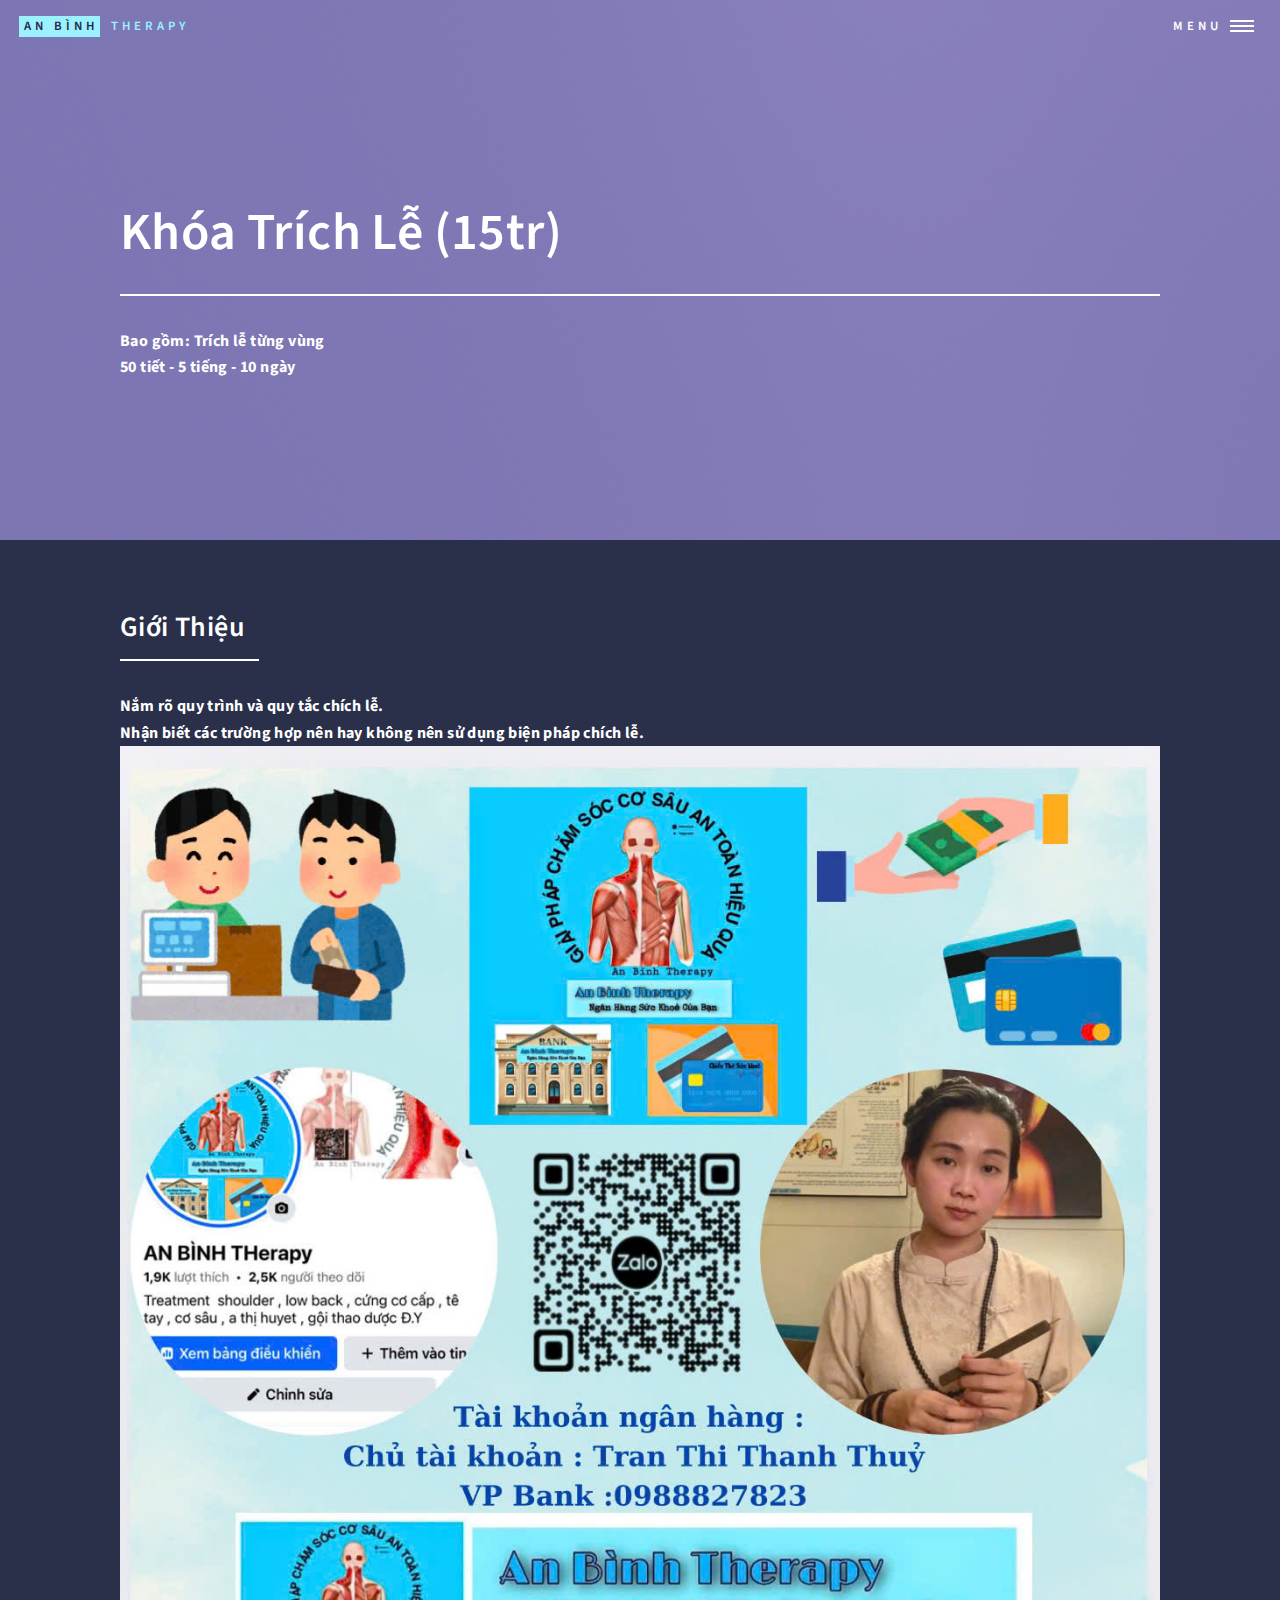
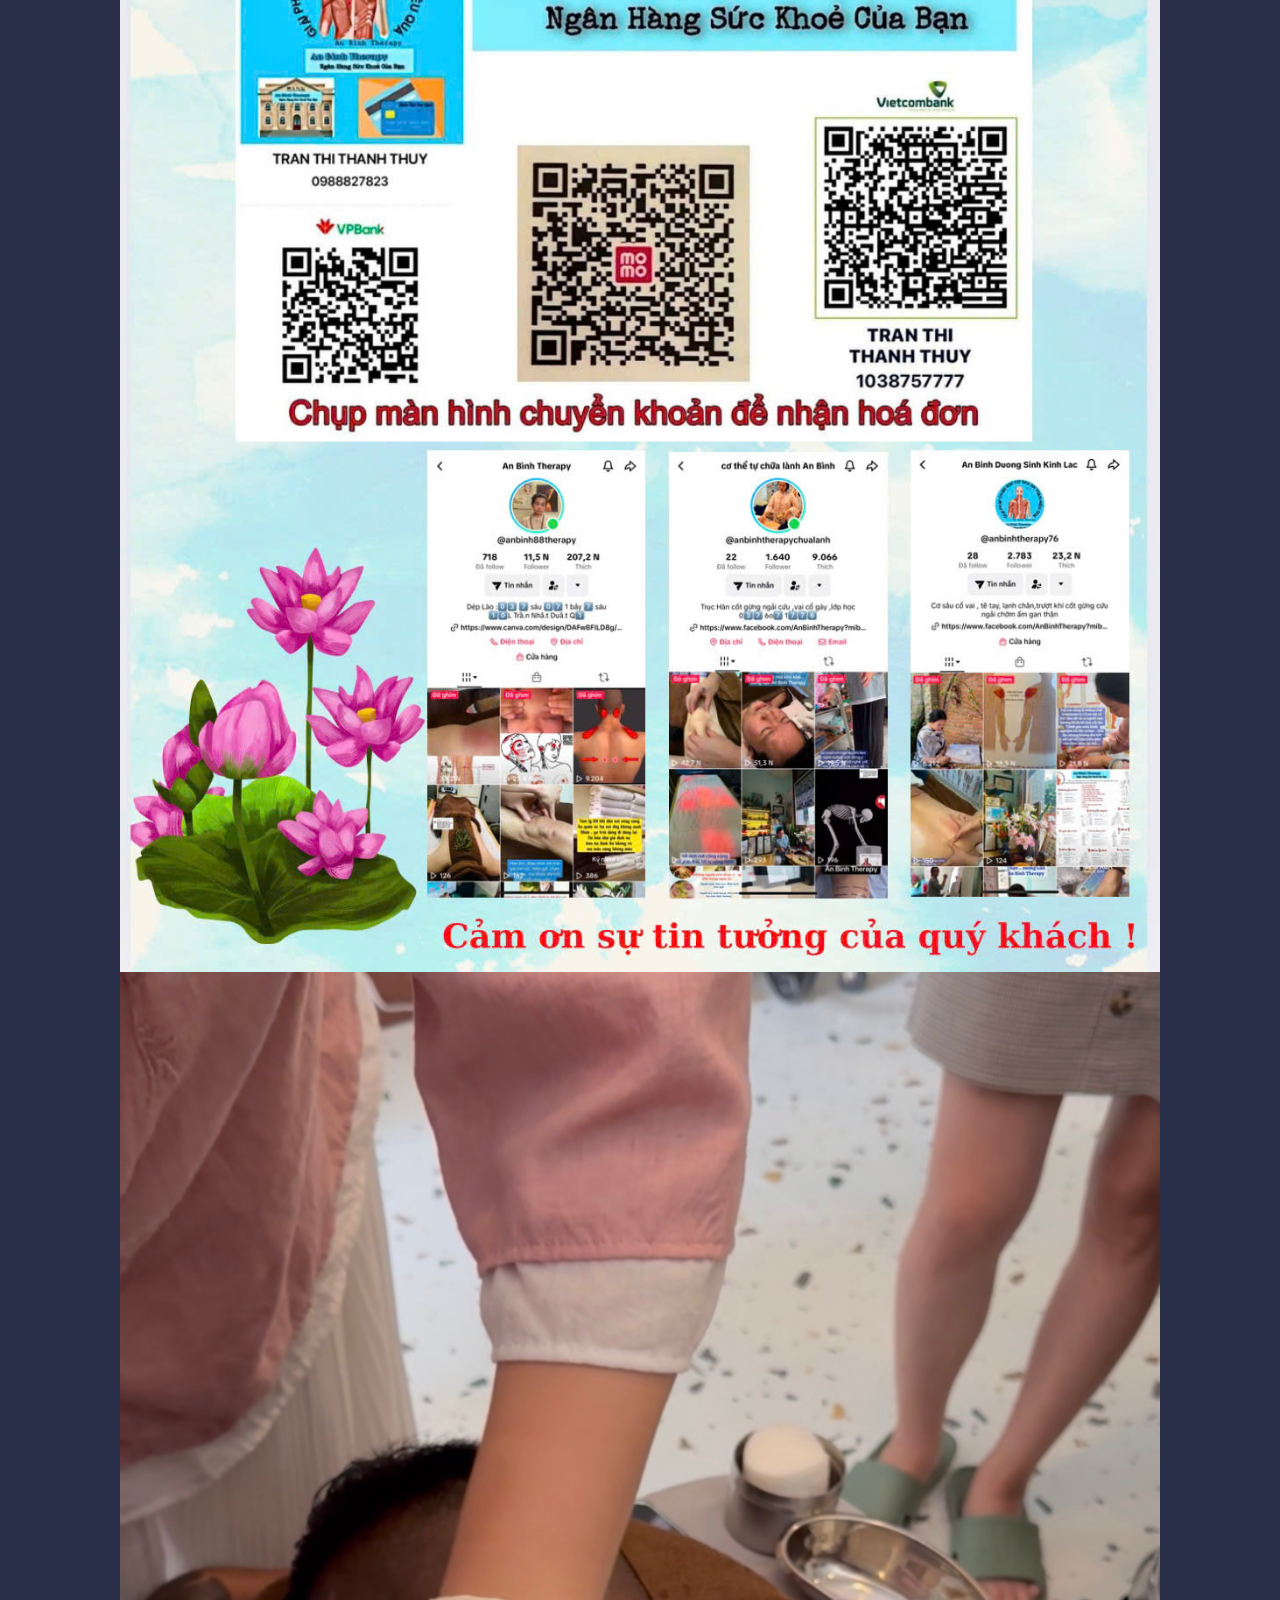
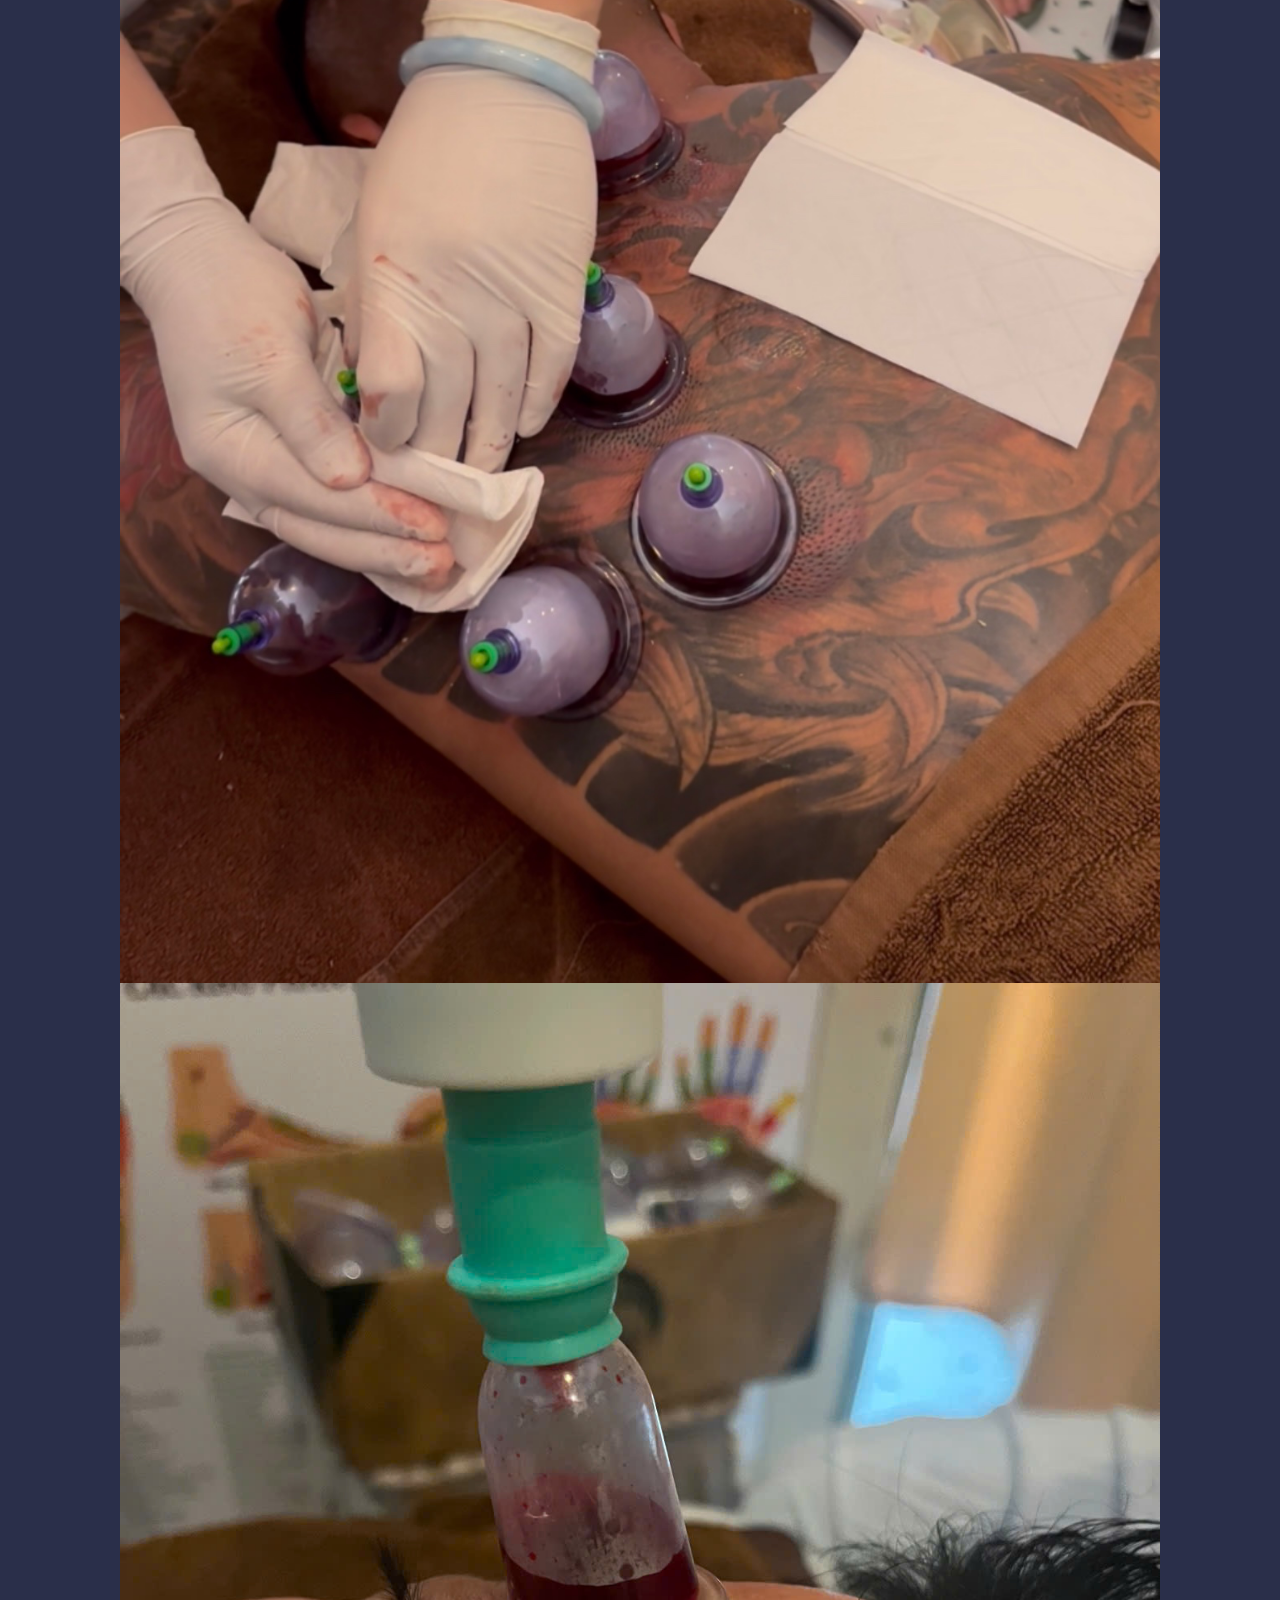
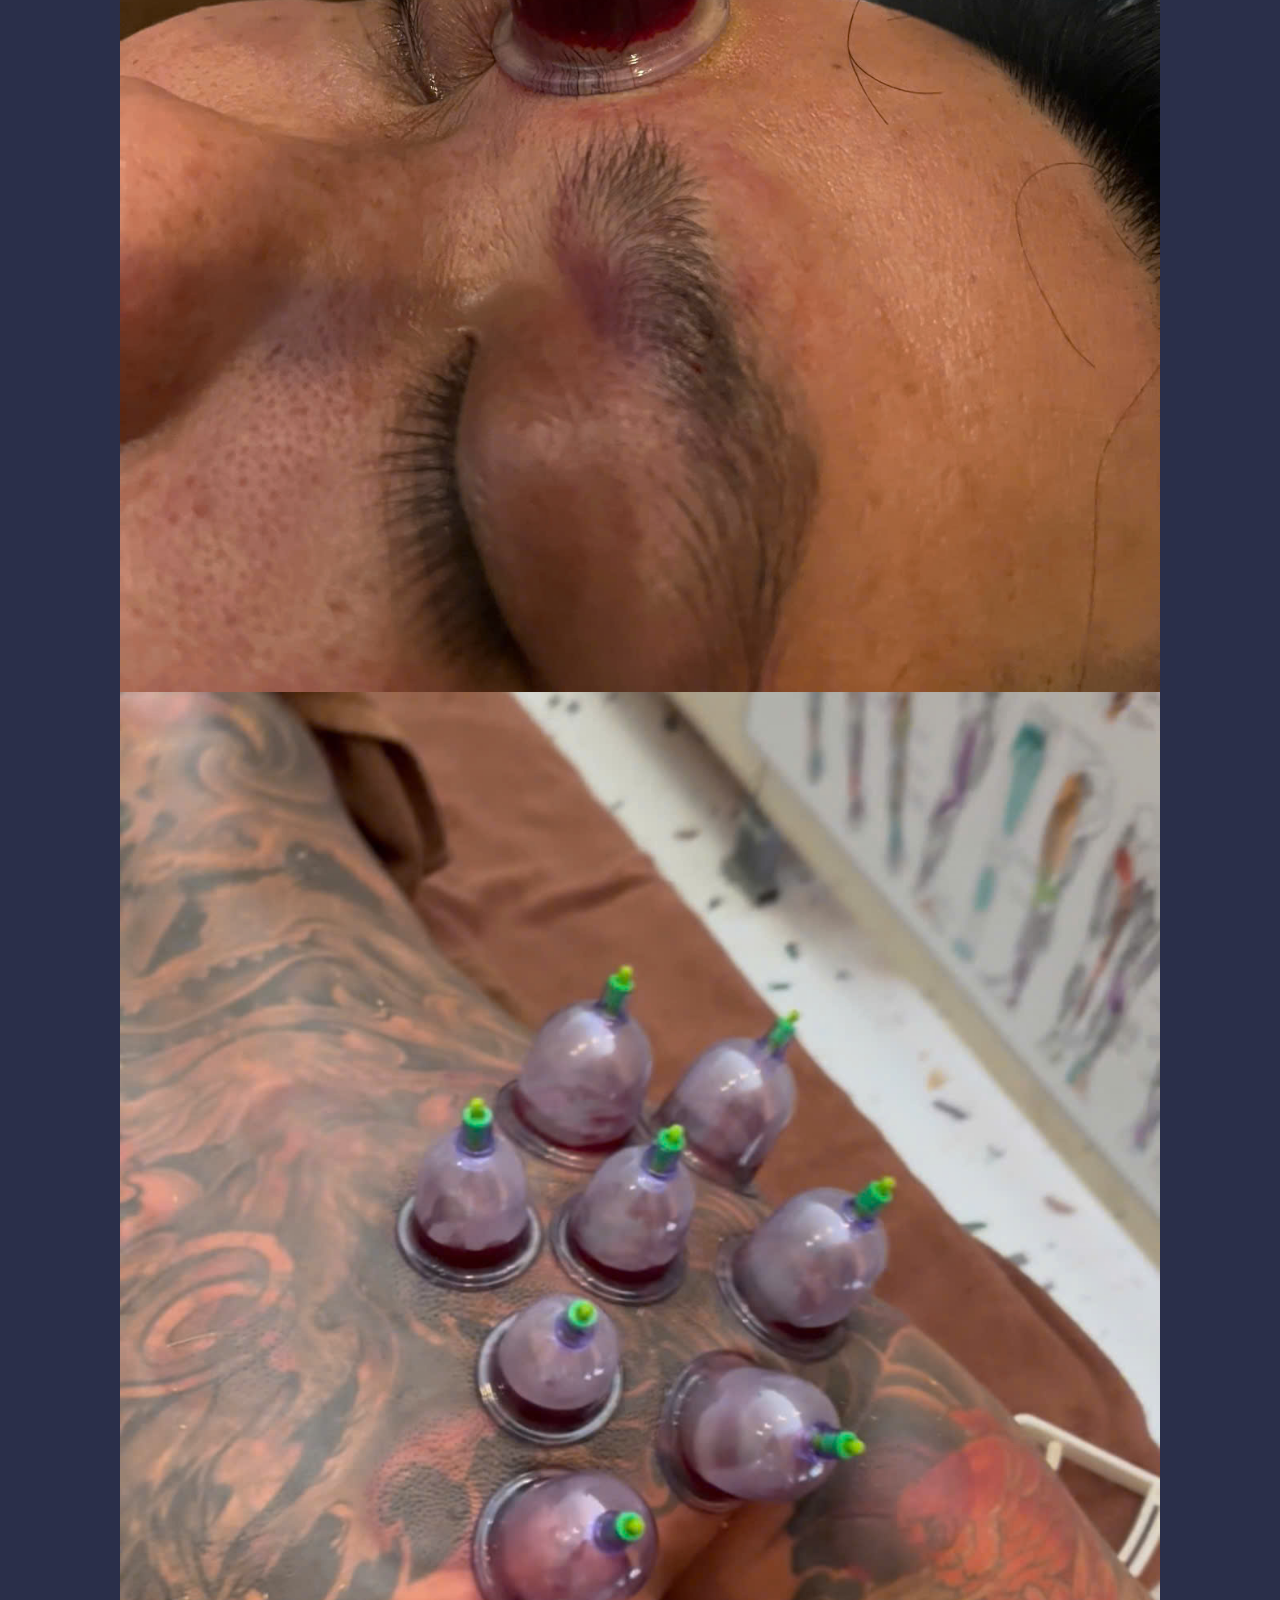
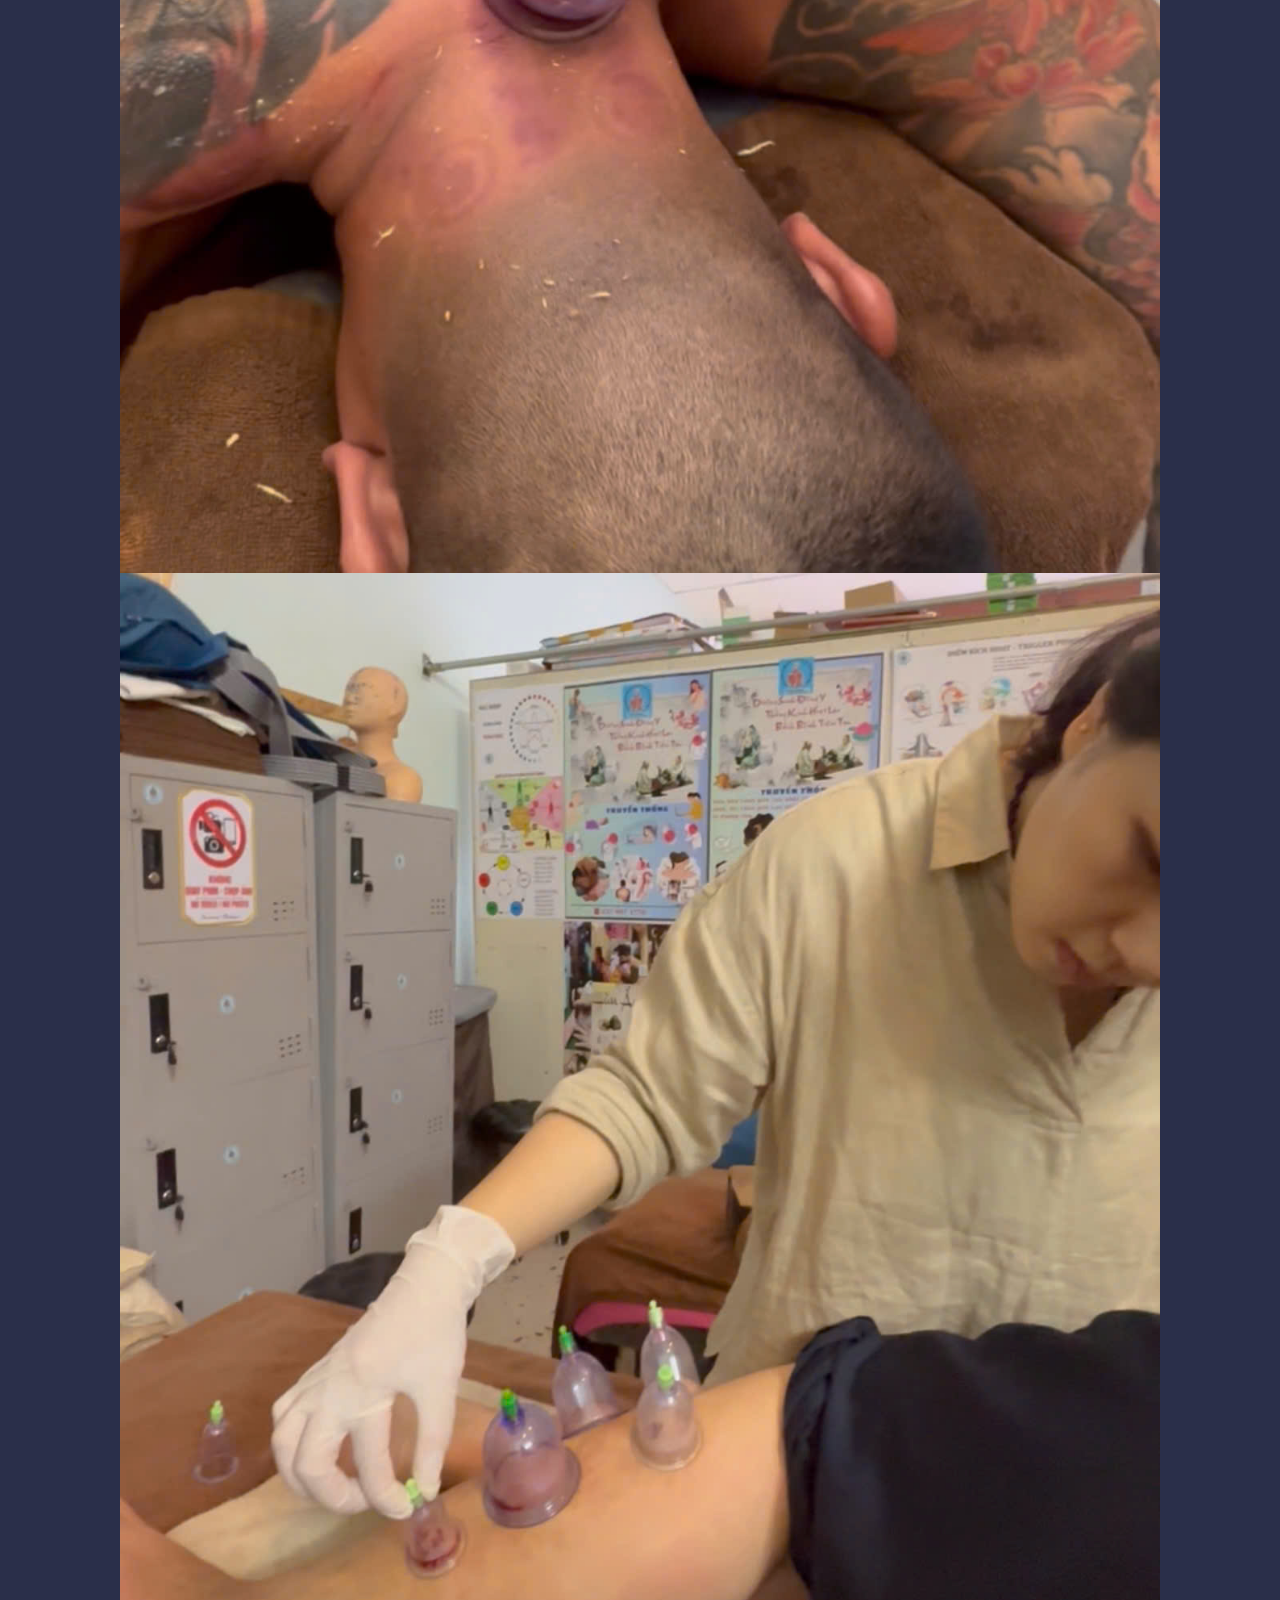
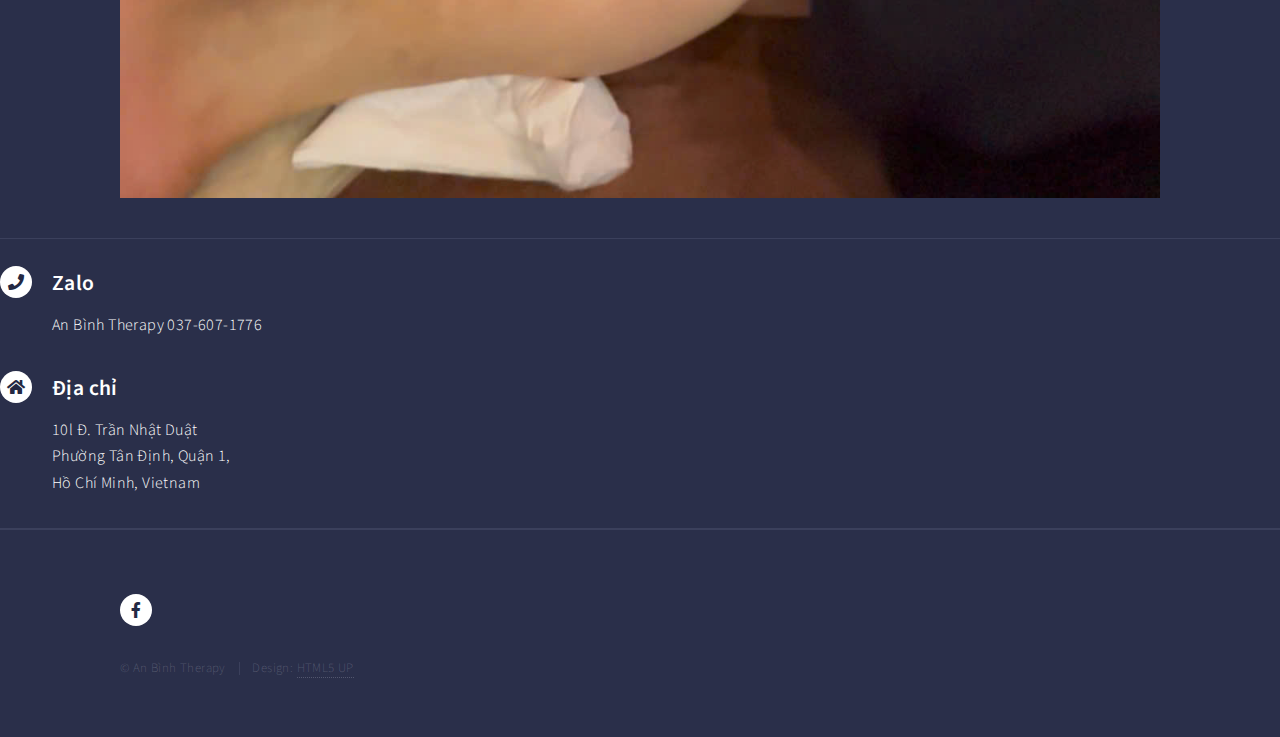
<file: trichle.html>
<!DOCTYPE HTML>
<!--
	Forty by HTML5 UP
	html5up.net | @ajlkn
	Free for personal and commercial use under the CCA 3.0 license (html5up.net/license)
-->
<html>
	<head>
		<title>An Bình Therapy</title>
		<meta charset="utf-8" />
		<meta name="viewport" content="width=device-width, initial-scale=1, user-scalable=no" />
		<link rel="stylesheet" href="assets/css/main.css" />
		<noscript><link rel="stylesheet" href="assets/css/noscript.css" /></noscript>
		<style>
        /* Ensure no CSS properties are preventing line breaks */
        .multi-line {
            white-space: normal;
        }
			img {
  max-width: 100%;
}
    </style>
	</head>
	<body class="is-preload">

		<!-- Wrapper -->
			<div id="wrapper">

				<!-- Header -->
					<header id="header" class="alt">
						<a href="index.html" class="logo"><strong>An Bình</strong> <span>Therapy</span></a>
						<nav>
							<a href="#menu">Menu</a>
						</nav>
					</header>

				<!-- Menu -->
					<nav id="menu">
						<ul class="links">
							<li><a href="index.html">Trang chủ</a></li>
							<li><a href="goiduongsinh.html">Khóa Gội Dưỡng Sinh (8.5tr)</a></li>
							<li><a href="treatment.html">Khóa Treatment Cơ Bản (12tr)</a></li>
							<li><a href="nangcaoduongsinh.html">Khóa Nâng Cao Dưỡng Sinh(25tr)</a></li>
							<li><a href="mevabe.html">Khóa Chăm Sóc Mẹ và Bé Trước và Sau Khi Sinh (25tr)</</a></li>
							<li><a href="thaoduoc.html">Khóa Thảo Dược Bổ Sung (9.5tr)</</a></li>
							<li><a href="triggerpoint.html">Khóa Trigger Point (30tr)</a></li>
							<li><a href="cobannangcao.html">Khóa Cơ Bản Và Nâng Cao (45tr)</a></li>
							<li><a href="trichle.html">Khóa Trích Lễ (15tr)</a></li>
						</ul>
					</nav>


				<!-- Banner -->
				<!-- Note: The "styleN" class below should match that of the header element. -->
					<section id="banner" class="style2">
						<div class="inner">
							<span class="image">
								<img src="images/pic07.jpg" alt="" />
							</span>
							<header class="major">
								<h1>Khóa Trích Lễ (15tr)</h1>
							</header>
							<div class="content">
								<span style="font-weight: bold;">Bao gồm: Trích lễ từng vùng <br />
										50 tiết - 5 tiếng - 10 ngày </span>
							</div>
						</div>
					</section>

				<!-- Main -->
					<div id="main">

						<!-- One -->
							<section id="one">
								<div class="inner">
									<header class="major">
										<h2>Giới Thiệu</h2>
									</header>
								<span style="font-weight: bold;">Nắm rõ quy trình và quy tắc chích lễ.<br />
										Nhận biết các trường hợp nên hay không nên sử dụng biện pháp chích lễ.</span>
									<span class="image">
								<img src="images/nangcao0.jpg" alt="" />
								<img src="images/trichle1.jpg" alt="" />
								<img src="images/trichle2.jpg" alt="" />
								<img src="images/trichle3.jpg" alt="" />
								<img src="images/trichle4.jpg" alt="" />
							</span>
									
								</div>
							</section>


				<!-- Contact -->
					<section id="contact">
				

							<section >
								<br>
								<section>
									<div class="contact-method">
										<span class="icon solid alt fa-phone"></span>
										<h3>Zalo</h3>
										<span>An Bình Therapy 037-607-1776</span>
									</div>
								</section>
								<section>
									<div class="contact-method">
										<span class="icon solid alt fa-home"></span>
										<h3>Địa chỉ</h3>
										<span>10l Đ. Trần Nhật Duật<br />
										Phường Tân Định, Quận 1,<br />
										Hồ Chí Minh, Vietnam</span>
									</div>
								</section>
							</section>

					</section>

				<!-- Footer -->
					<footer id="footer">
						<div class="inner">
							<ul class="icons">
								<li><a href="https://www.facebook.com/AnBinhTherapy" class="icon brands alt fa-facebook-f"><span class="label">Facebook</span></a></li>
	
	
							</ul>
							<ul class="copyright">
								<li>&copy; An Bình Therapy</li><li>Design: <a href="https://html5up.net">HTML5 UP</a></li>
							</ul>
						</div>
					</footer>

			</div>

		<!-- Scripts -->
			<script src="assets/js/jquery.min.js"></script>
			<script src="assets/js/jquery.scrolly.min.js"></script>
			<script src="assets/js/jquery.scrollex.min.js"></script>
			<script src="assets/js/browser.min.js"></script>
			<script src="assets/js/breakpoints.min.js"></script>
			<script src="assets/js/util.js"></script>
			<script src="assets/js/main.js"></script>

	</body>
</html>
</file>
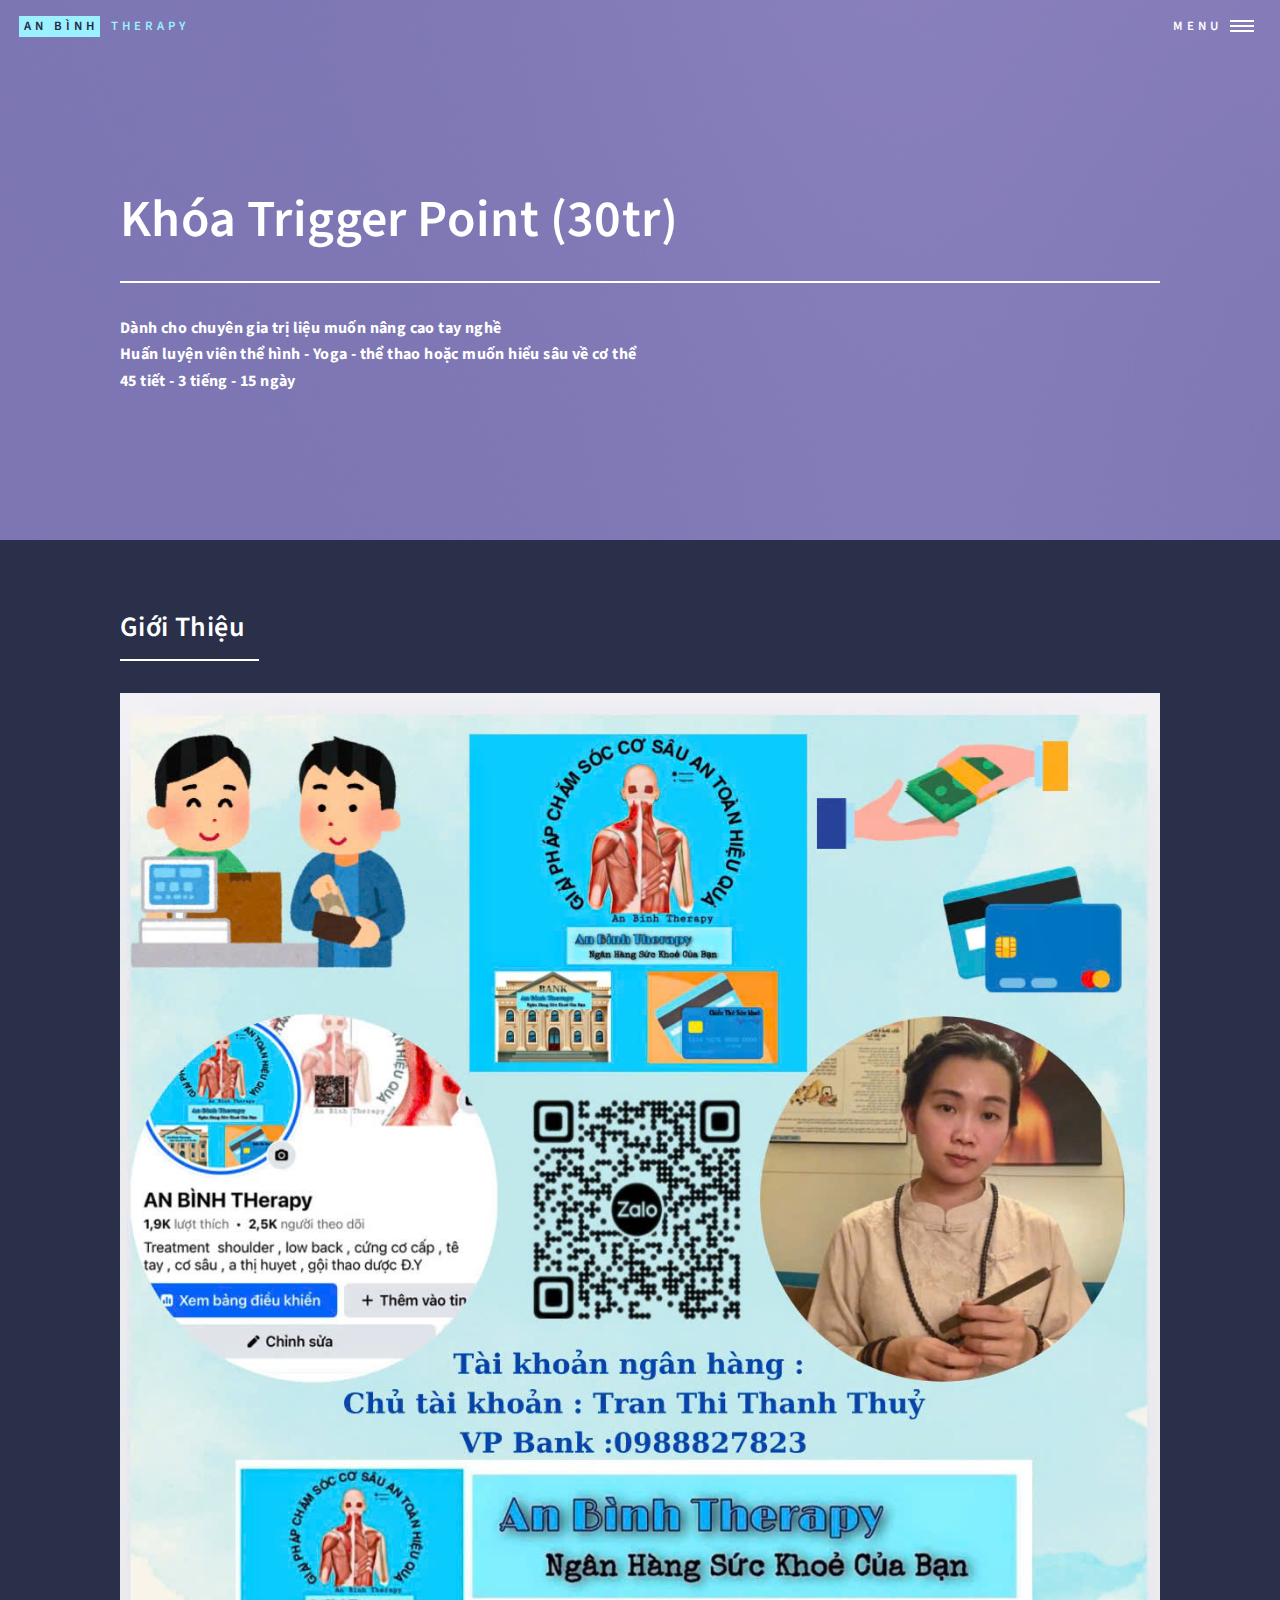
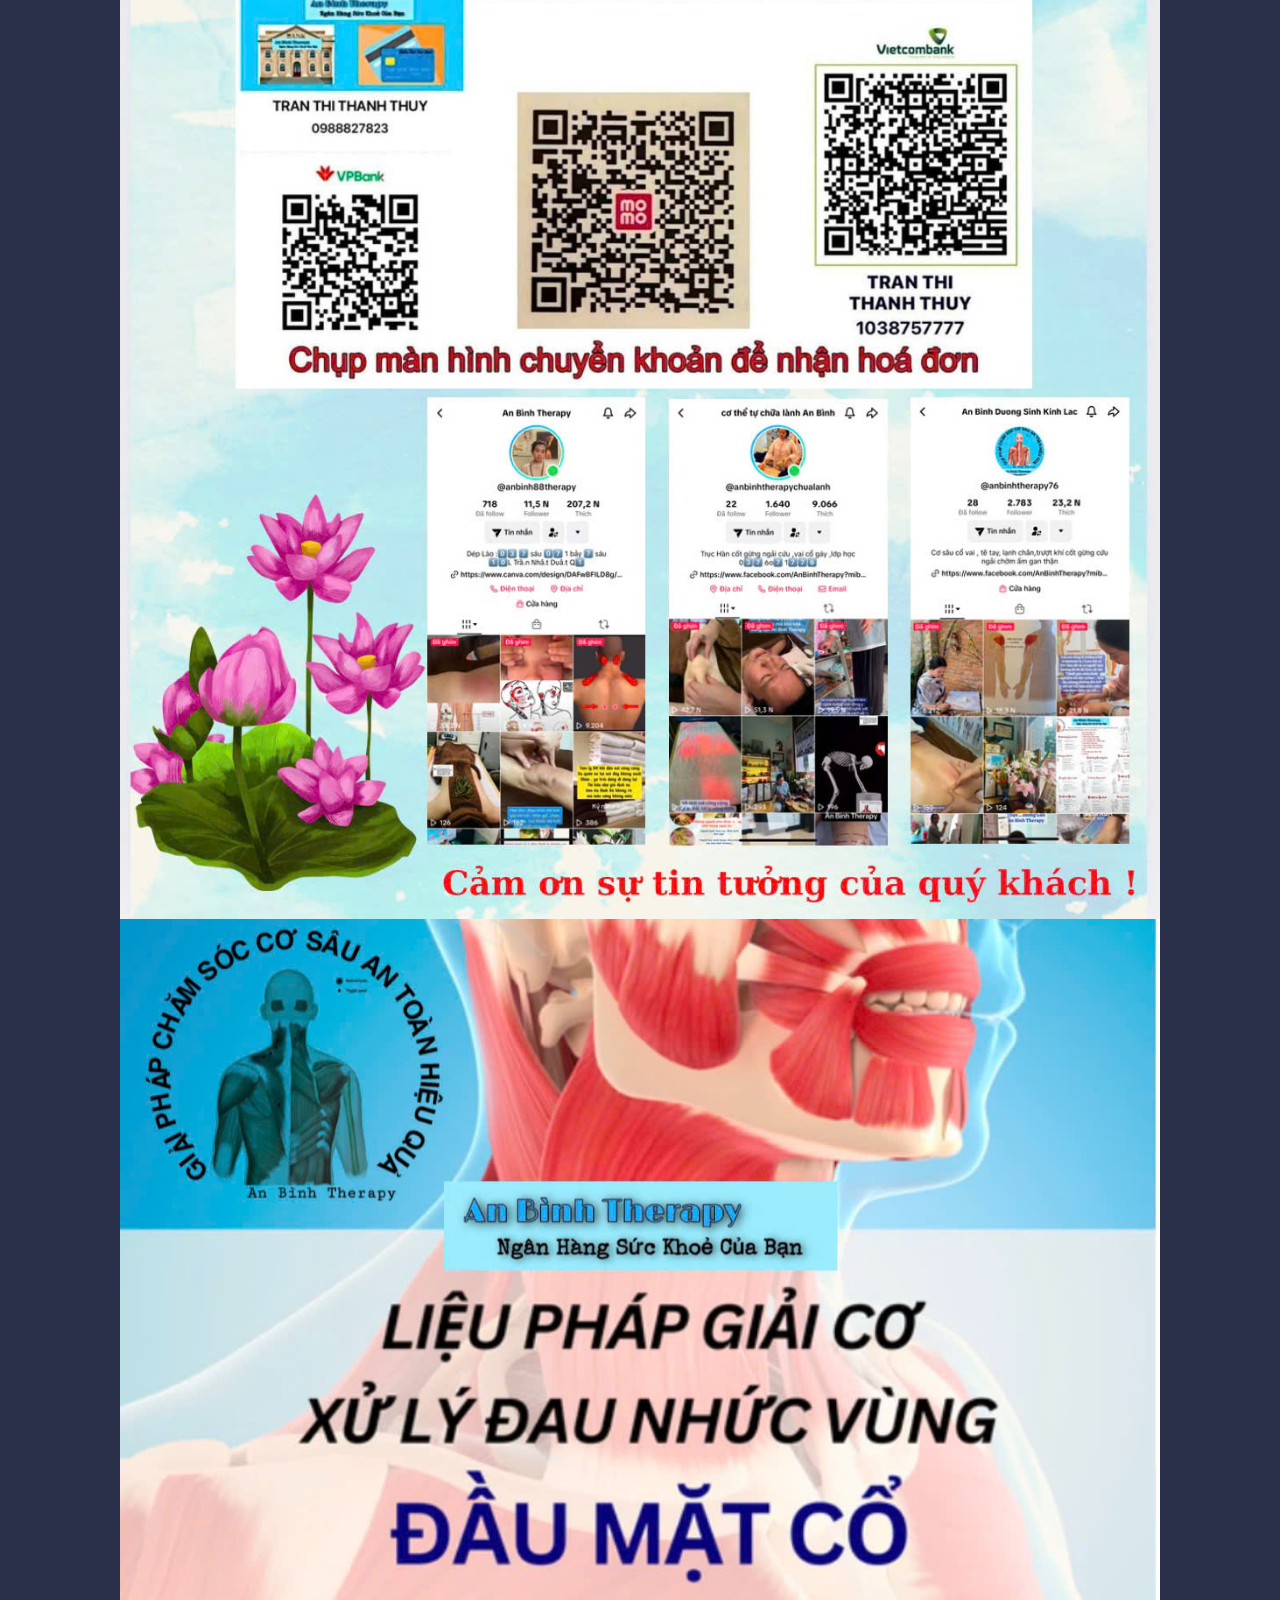
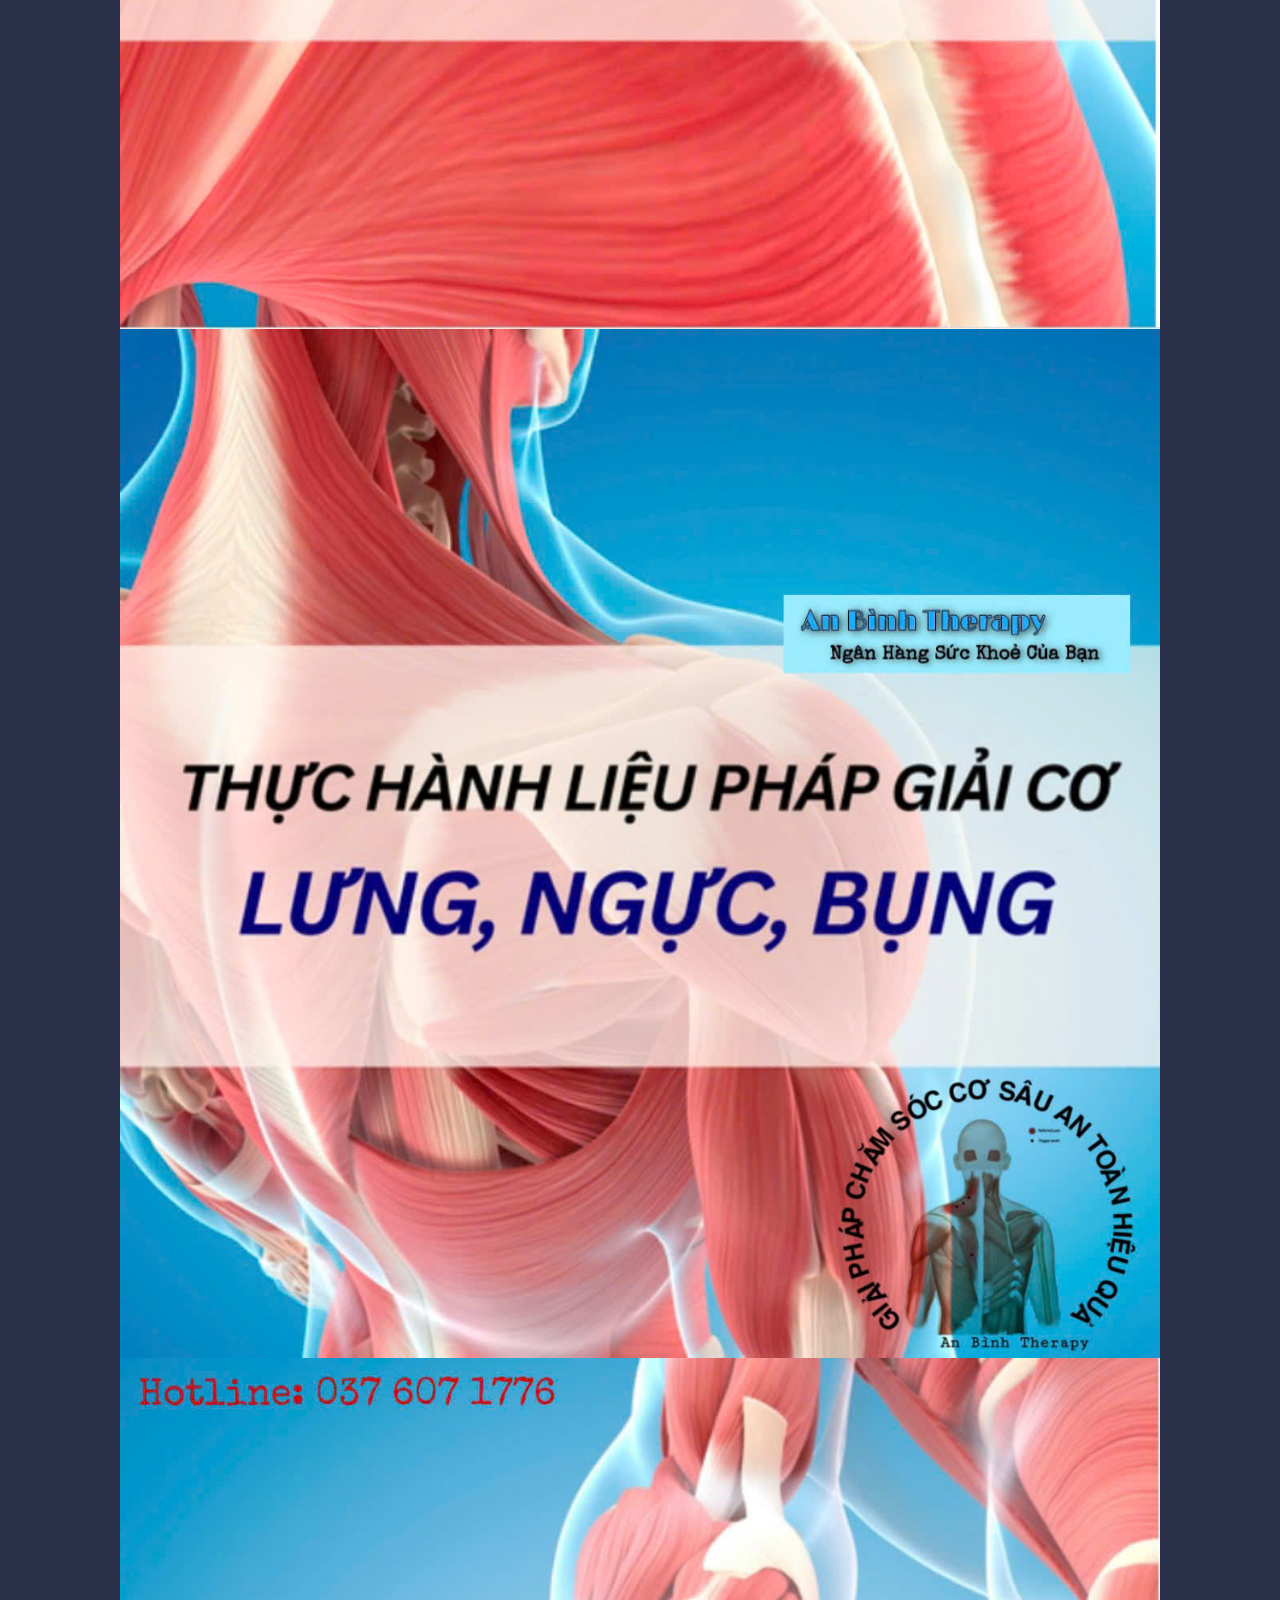
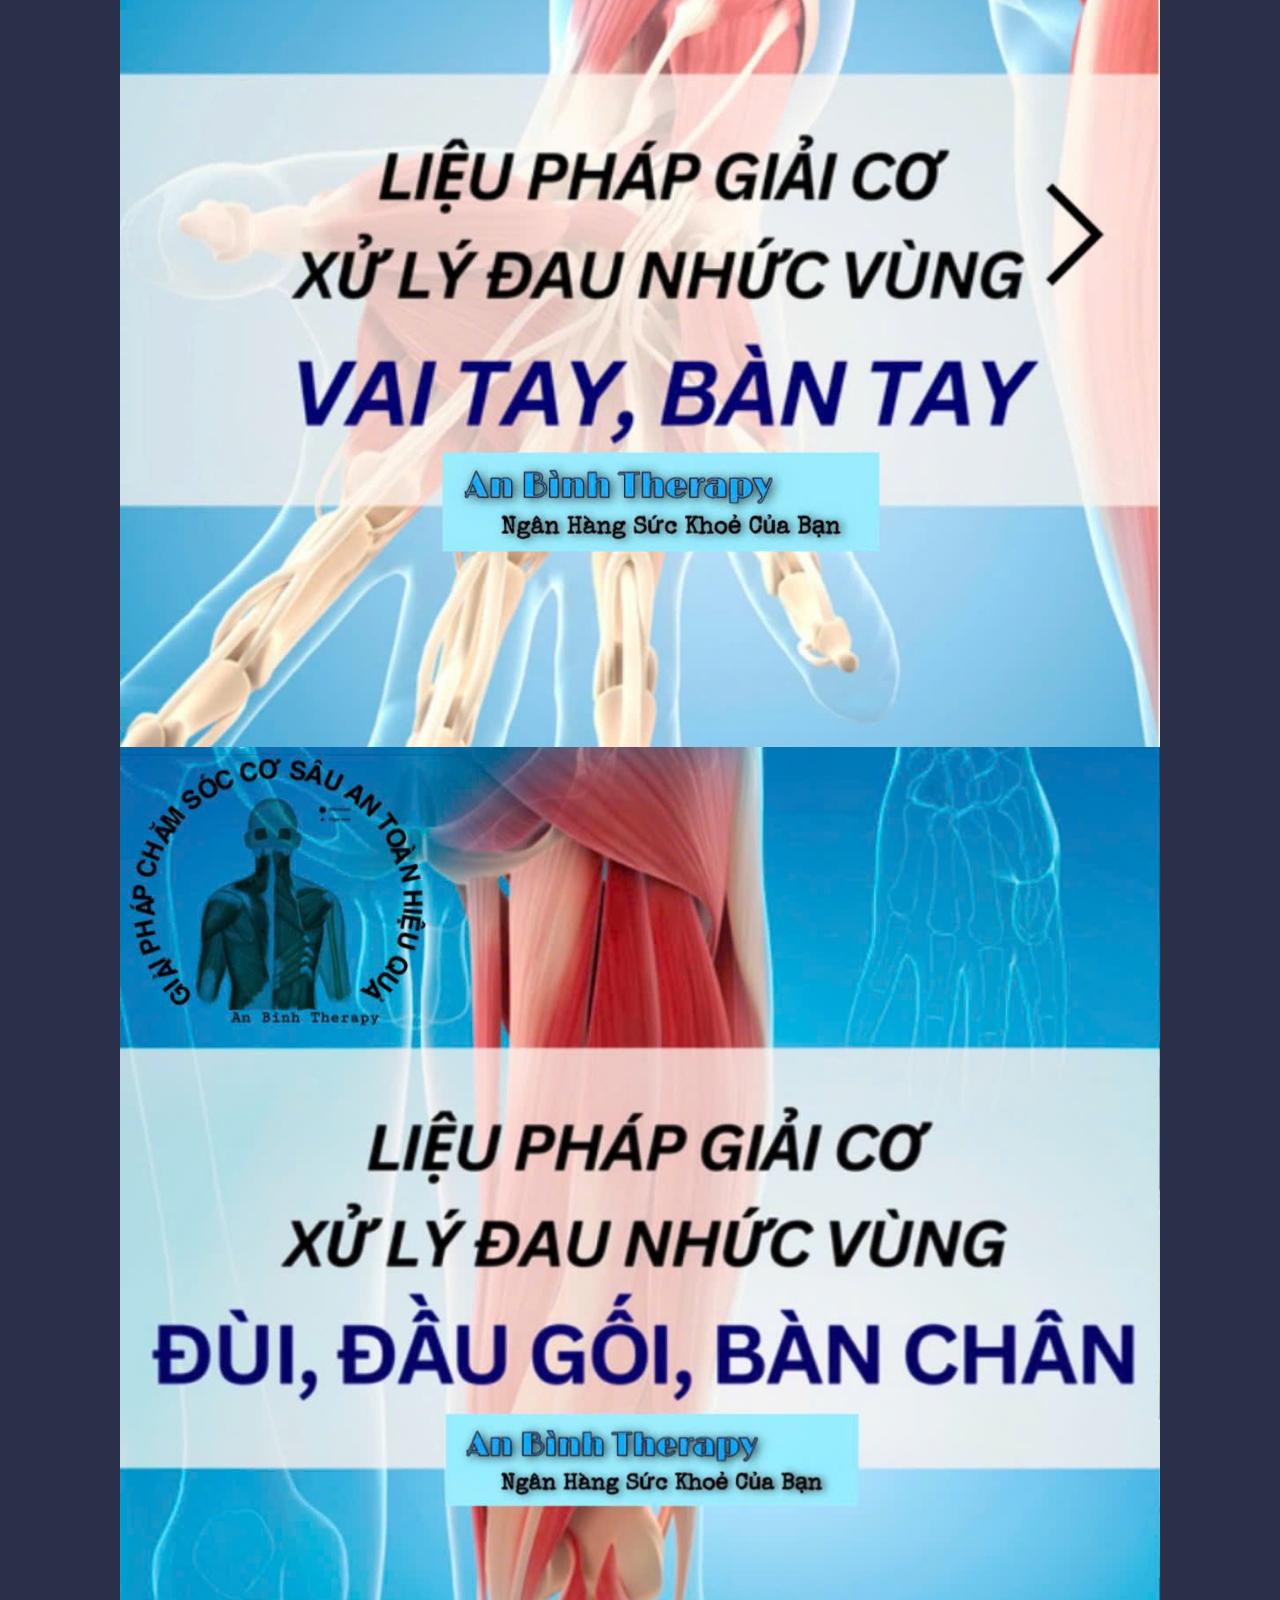
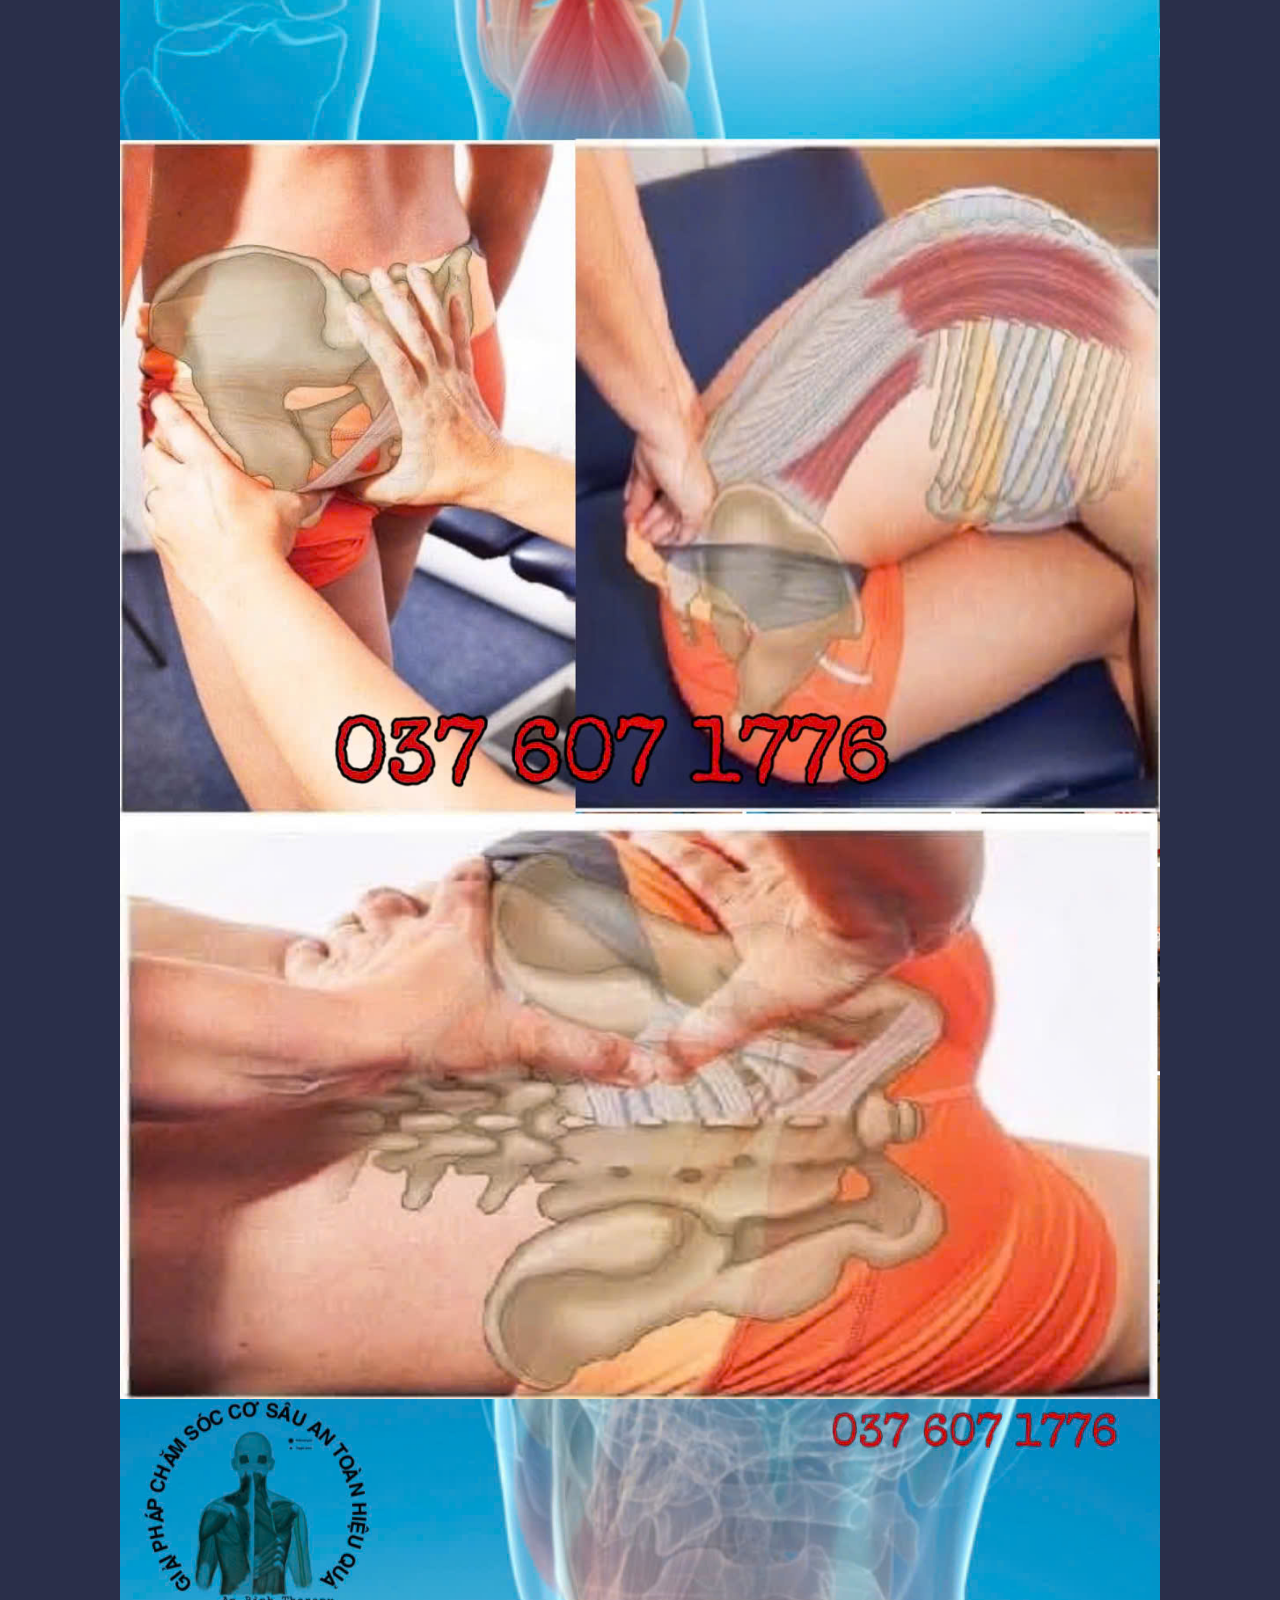
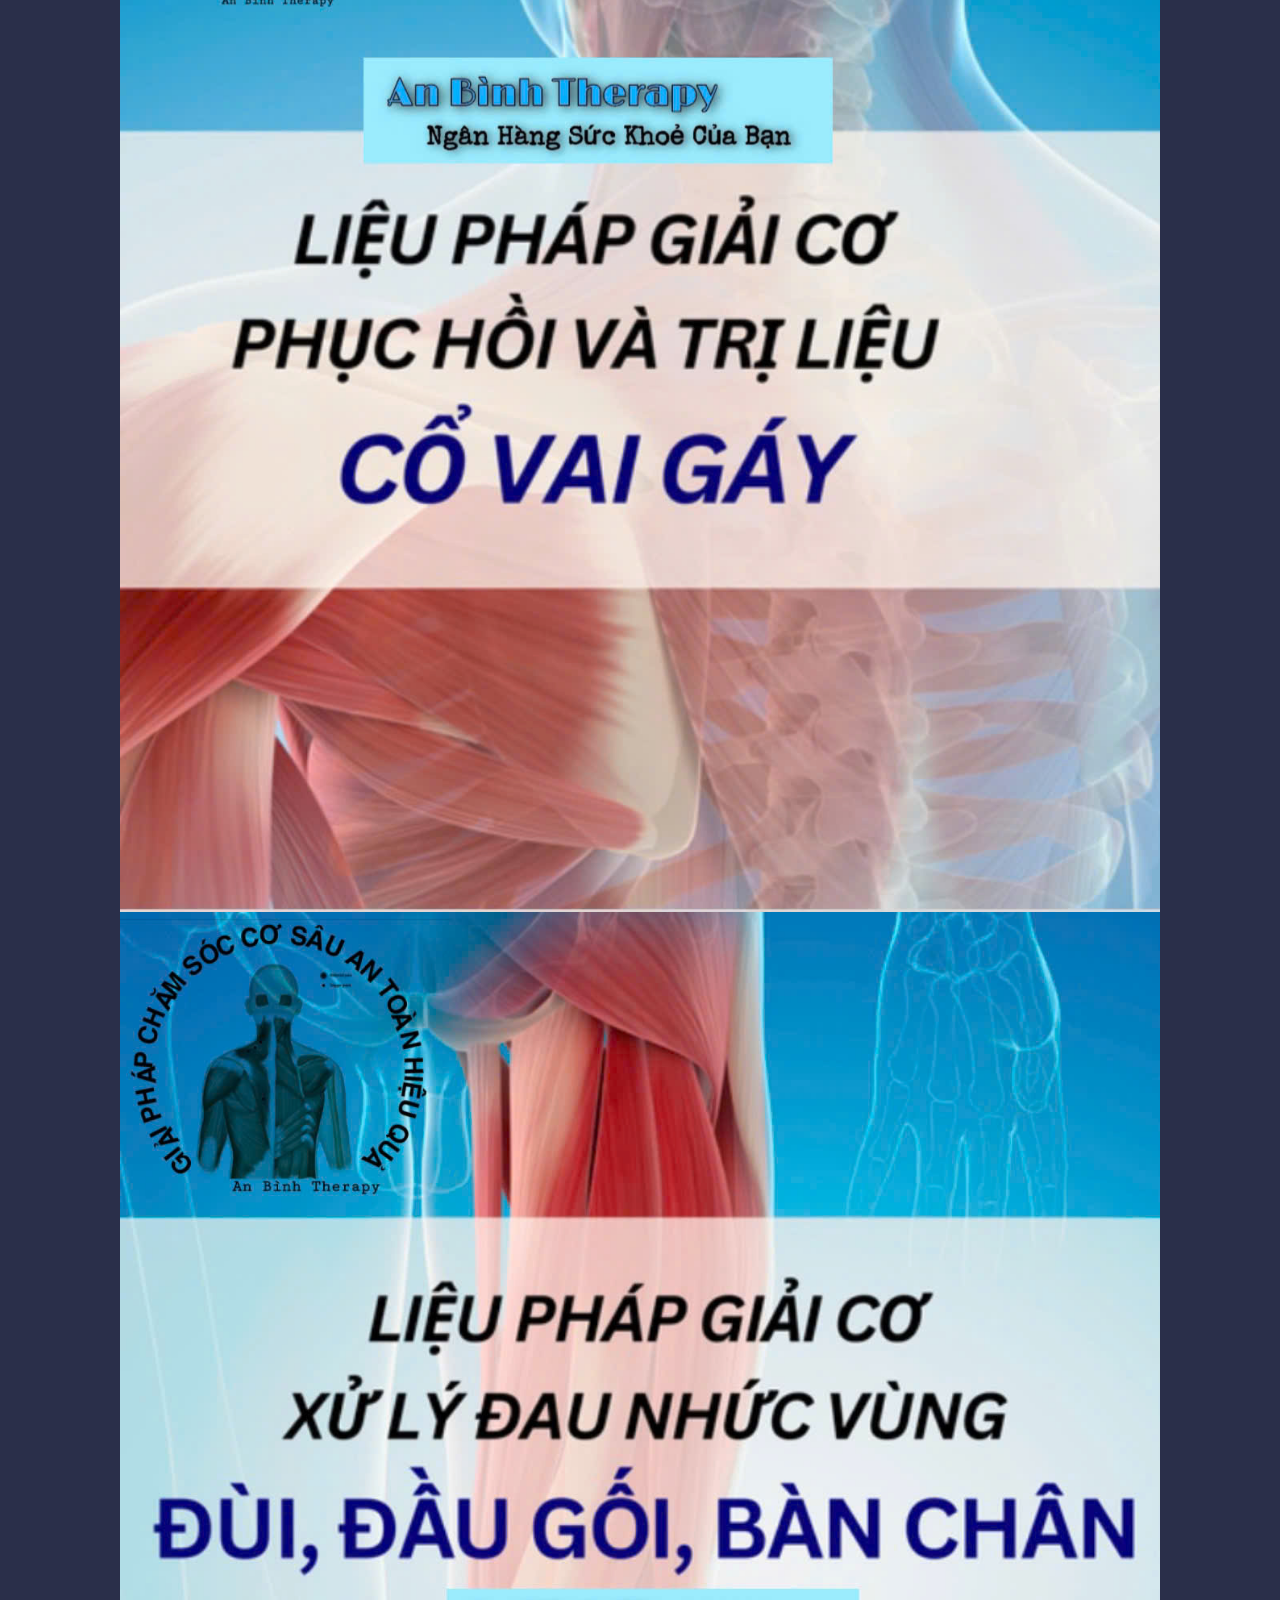
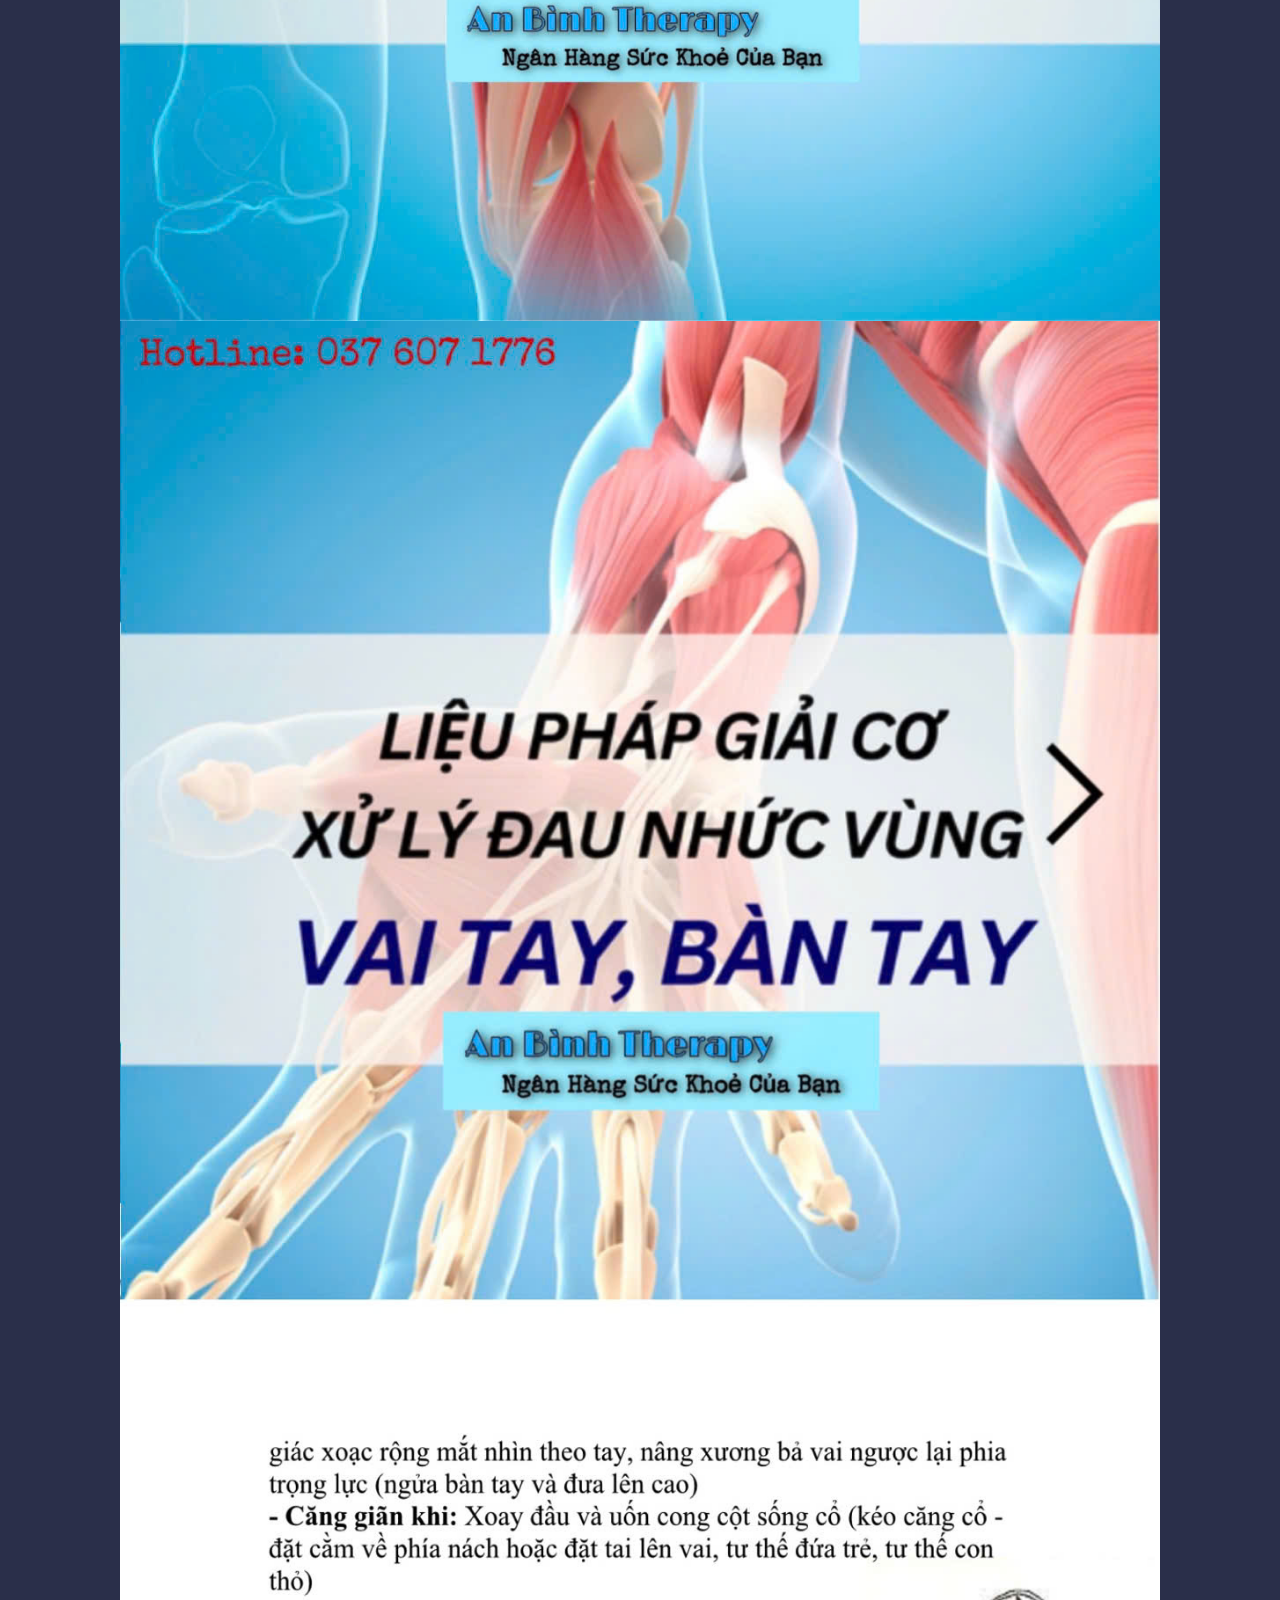
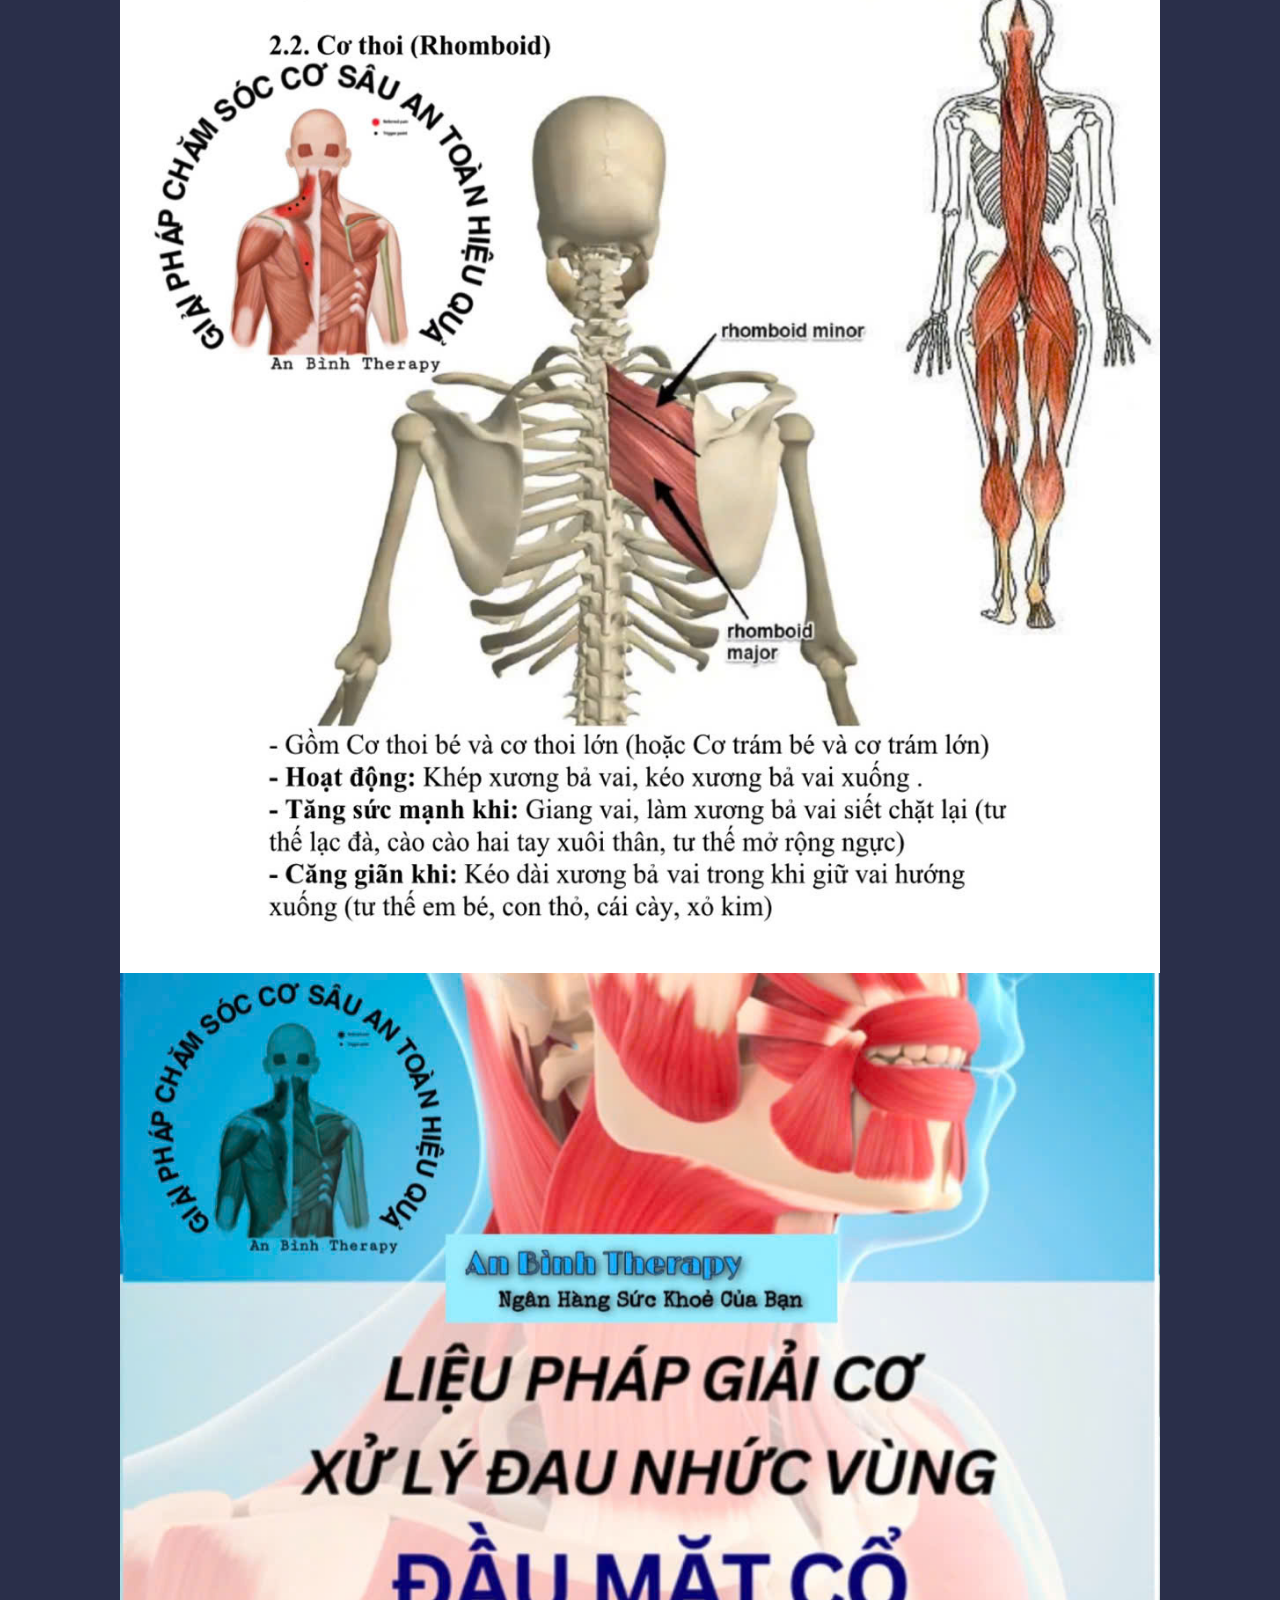
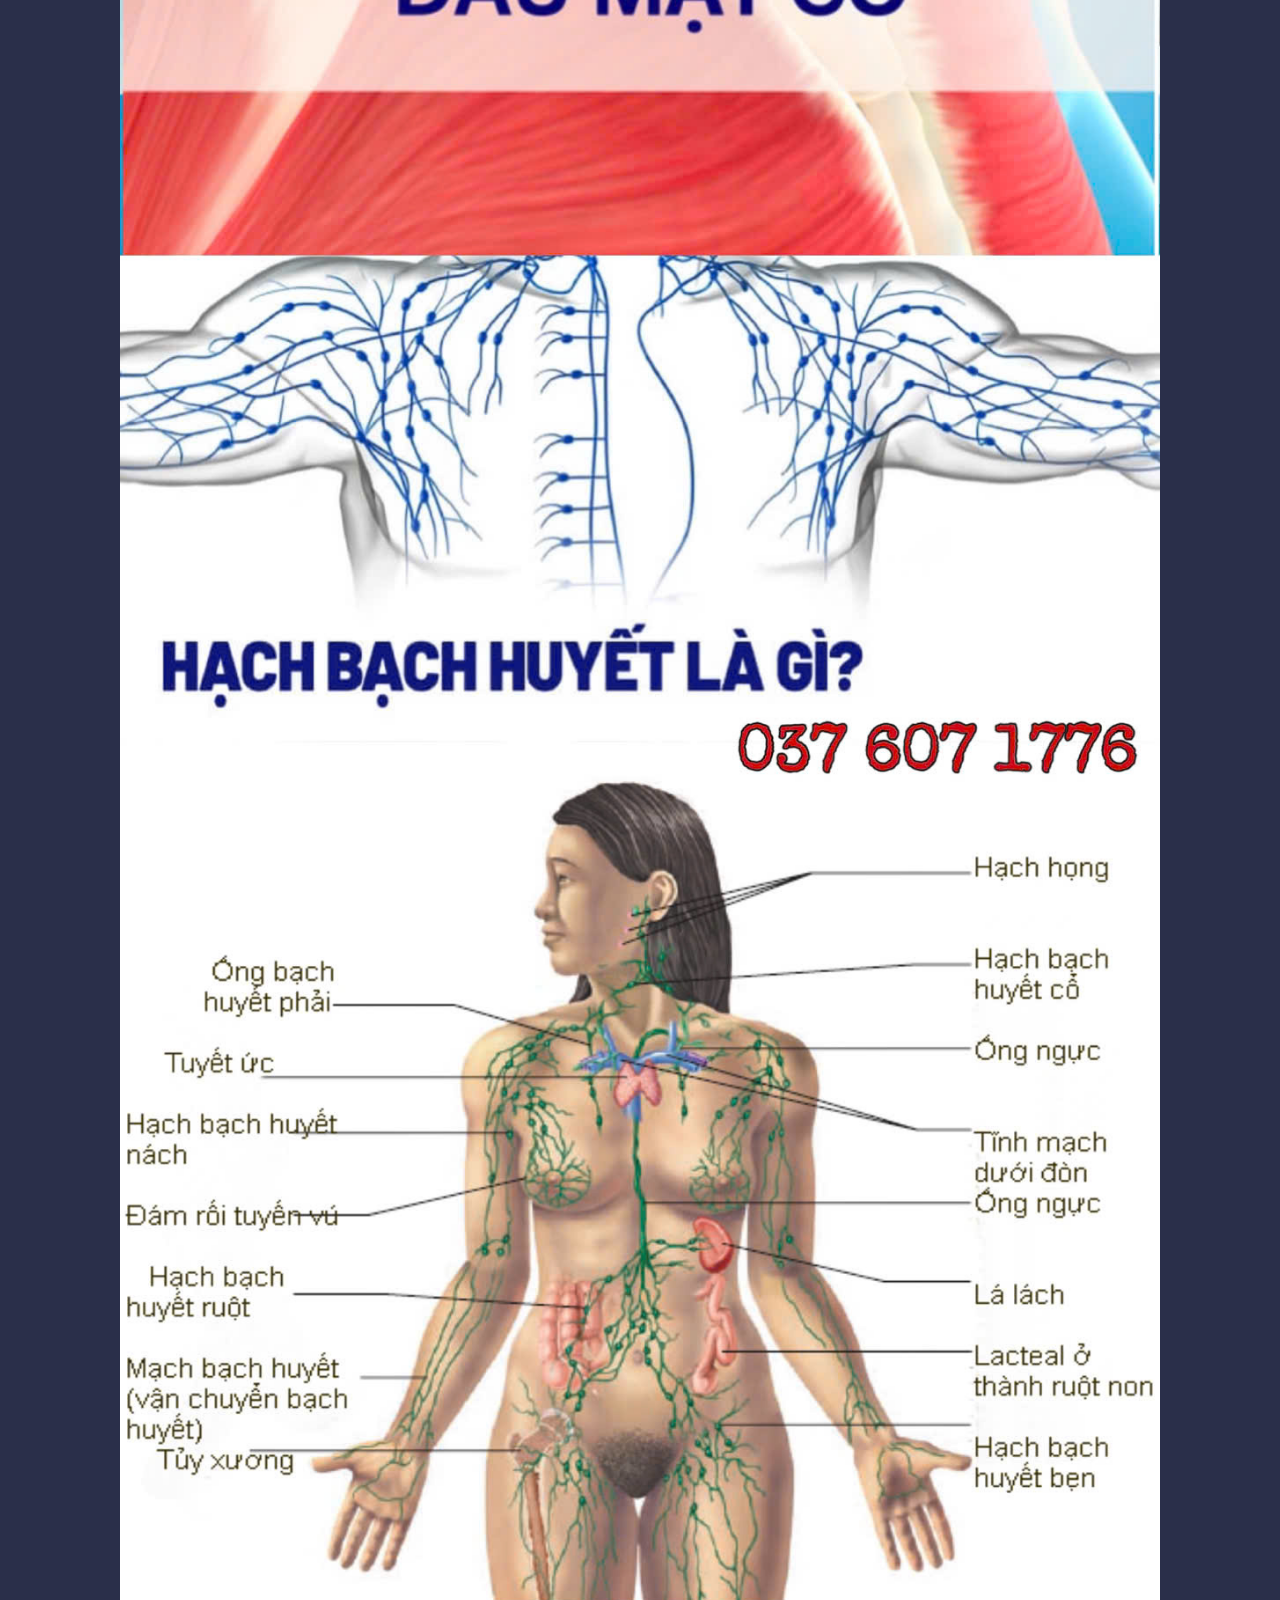
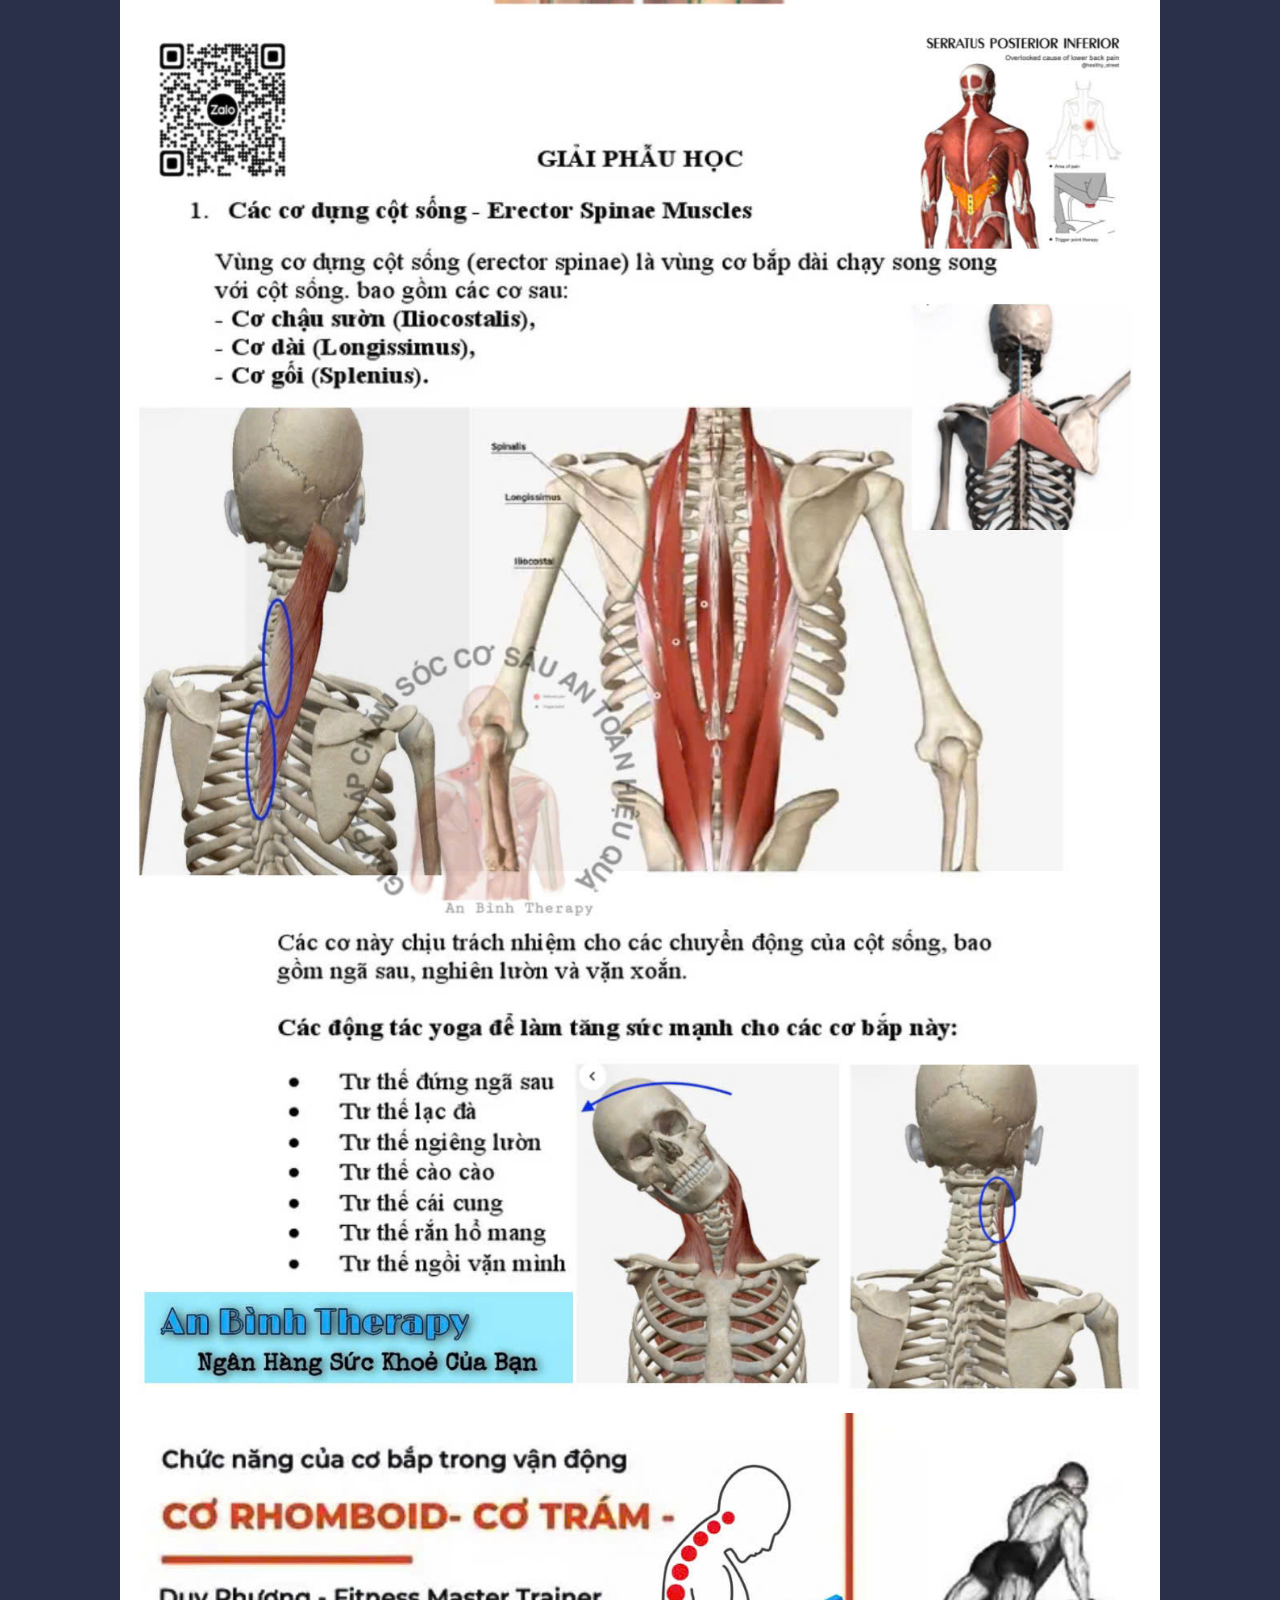
<file: triggerpoint.html>
<!DOCTYPE HTML>
<!--
	Forty by HTML5 UP
	html5up.net | @ajlkn
	Free for personal and commercial use under the CCA 3.0 license (html5up.net/license)
-->
<html>
	<head>
		<title>An Bình Therapy</title>
		<meta charset="utf-8" />
		<meta name="viewport" content="width=device-width, initial-scale=1, user-scalable=no" />
		<link rel="stylesheet" href="assets/css/main.css" />
		<noscript><link rel="stylesheet" href="assets/css/noscript.css" /></noscript>
		<style>
        /* Ensure no CSS properties are preventing line breaks */
        .multi-line {
            white-space: normal;
        }
			img {
  max-width: 100%;
}
    </style>
	</head>
	<body class="is-preload">

		<!-- Wrapper -->
			<div id="wrapper">

				<!-- Header -->
					<header id="header" class="alt">
						<a href="index.html" class="logo"><strong>An Bình</strong> <span>Therapy</span></a>
						<nav>
							<a href="#menu">Menu</a>
						</nav>
					</header>

				<!-- Menu -->
					<nav id="menu">
						<ul class="links">
							<li><a href="index.html">Trang chủ</a></li>
							<li><a href="goiduongsinh.html">Khóa Gội Dưỡng Sinh (8.5tr)</a></li>
							<li><a href="treatment.html">Khóa Treatment Cơ Bản (12tr)</a></li>
							<li><a href="nangcaoduongsinh.html">Khóa Nâng Cao Dưỡng Sinh(25tr)</a></li>
							<li><a href="mevabe.html">Khóa Chăm Sóc Mẹ và Bé Trước và Sau Khi Sinh (25tr)</</a></li>
							<li><a href="thaoduoc.html">Khóa Thảo Dược Bổ Sung (9.5tr)</</a></li>
							<li><a href="triggerpoint.html">Khóa Trigger Point (30tr)</a></li>
							<li><a href="cobannangcao.html">Khóa Cơ Bản Và Nâng Cao (45tr)</a></li>
							<li><a href="trichle.html">Khóa Trích Lễ (15tr)</a></li>
						</ul>
					</nav>


				<!-- Banner -->
				<!-- Note: The "styleN" class below should match that of the header element. -->
					<section id="banner" class="style2">
						<div class="inner">
							<span class="image">
								<img src="images/pic07.jpg" alt="" />
							</span>
							<header class="major">
								<h1>Khóa Trigger Point (30tr)</h1>
							</header>
							<div class="content">
								<span style="font-weight: bold;">Dành cho chuyên gia trị liệu muốn nâng cao tay nghề <br />
										Huấn luyện viên thể hình - Yoga - thể thao hoặc muốn hiểu sâu về cơ thể<br />
										45 tiết - 3 tiếng - 15 ngày </span>
							</div>
						</div>
					</section>

				<!-- Main -->
					<div id="main">

						<!-- One -->
							<section id="one">
								<div class="inner">
									<header class="major">
										<h2>Giới Thiệu</h2>
									</header>

									<span class="image">
								<img src="images/nangcao0.jpg" alt="" />
								<img src="images/trigger1.jpg" alt="" />
								<img src="images/trigger2.jpg" alt="" />
								<img src="images/trigger3.jpg" alt="" />
								<img src="images/trigger4.jpg" alt="" />
								<img src="images/trigger5.jpg" alt="" />
								<img src="images/trigger6.jpg" alt="" />
								<img src="images/trigger7.jpg" alt="" />
								<img src="images/trigger8.jpg" alt="" />
								<img src="images/trigger9.jpg" alt="" />
								<img src="images/trigger10.jpg" alt="" />
								<img src="images/trigger11.jpg" alt="" />
								<img src="images/trigger12.jpg" alt="" />
							</span>
									
								</div>
							</section>


				<!-- Contact -->
					<section id="contact">
				

							<section >
								<br>
								<section>
									<div class="contact-method">
										<span class="icon solid alt fa-phone"></span>
										<h3>Zalo</h3>
										<span>An Bình Therapy 037-607-1776</span>
									</div>
								</section>
								<section>
									<div class="contact-method">
										<span class="icon solid alt fa-home"></span>
										<h3>Địa chỉ</h3>
										<span>10l Đ. Trần Nhật Duật<br />
										Phường Tân Định, Quận 1,<br />
										Hồ Chí Minh, Vietnam</span>
									</div>
								</section>
							</section>

					</section>

				<!-- Footer -->
					<footer id="footer">
						<div class="inner">
							<ul class="icons">
								<li><a href="https://www.facebook.com/AnBinhTherapy" class="icon brands alt fa-facebook-f"><span class="label">Facebook</span></a></li>
	
	
							</ul>
							<ul class="copyright">
								<li>&copy; An Bình Therapy</li><li>Design: <a href="https://html5up.net">HTML5 UP</a></li>
							</ul>
						</div>
					</footer>

			</div>

		<!-- Scripts -->
			<script src="assets/js/jquery.min.js"></script>
			<script src="assets/js/jquery.scrolly.min.js"></script>
			<script src="assets/js/jquery.scrollex.min.js"></script>
			<script src="assets/js/browser.min.js"></script>
			<script src="assets/js/breakpoints.min.js"></script>
			<script src="assets/js/util.js"></script>
			<script src="assets/js/main.js"></script>

	</body>
</html>
</file>
<file: assets/css/noscript.css>
/*
	Forty by HTML5 UP
	html5up.net | @ajlkn
	Free for personal and commercial use under the CCA 3.0 license (html5up.net/license)
*/

/* Banner */

	body.is-preload #banner:after {
		opacity: 0.85;
	}

	body.is-preload #banner > .inner {
		-moz-filter: none;
		-webkit-filter: none;
		-ms-filter: none;
		filter: none;
		-moz-transform: none;
		-webkit-transform: none;
		-ms-transform: none;
		transform: none;
		opacity: 1;
	}
</file>
<file: assets/css/main.css>
@import url(fontawesome-all.min.css);
@import url("https://fonts.googleapis.com/css?family=Source+Sans+Pro:300,300italic,600,600italic");

/*
	Forty by HTML5 UP
	html5up.net | @ajlkn
	Free for personal and commercial use under the CCA 3.0 license (html5up.net/license)
*/

html, body, div, span, applet, object,
iframe, h1, h2, h3, h4, h5, h6, p, blockquote,
pre, a, abbr, acronym, address, big, cite,
code, del, dfn, em, img, ins, kbd, q, s, samp,
small, strike, strong, sub, sup, tt, var, b,
u, i, center, dl, dt, dd, ol, ul, li, fieldset,
form, label, legend, table, caption, tbody,
tfoot, thead, tr, th, td, article, aside,
canvas, details, embed, figure, figcaption,
footer, header, hgroup, menu, nav, output, ruby,
section, summary, time, mark, audio, video {
	margin: 0;
	padding: 0;
	border: 0;
	font-size: 100%;
	font: inherit;
	vertical-align: baseline;}

article, aside, details, figcaption, figure,
footer, header, hgroup, menu, nav, section {
	display: block;}

body {
	line-height: 1;
}

ol, ul {
	list-style: none;
}

blockquote, q {
	quotes: none;
}

	blockquote:before, blockquote:after, q:before, q:after {
		content: '';
		content: none;
	}

table {
	border-collapse: collapse;
	border-spacing: 0;
}

body {
	-webkit-text-size-adjust: none;
}

mark {
	background-color: transparent;
	color: inherit;
}

input::-moz-focus-inner {
	border: 0;
	padding: 0;
}

input, select, textarea {
	-moz-appearance: none;
	-webkit-appearance: none;
	-ms-appearance: none;
	appearance: none;
}

/* Basic */

	@-ms-viewport {
		width: device-width;
	}

	body {
		-ms-overflow-style: scrollbar;
	}

	@media screen and (max-width: 480px) {

		html, body {
			min-width: 320px;
		}

	}

	html {
		box-sizing: border-box;
	}

	*, *:before, *:after {
		box-sizing: inherit;
	}

	body {
		background: #242943;
	}

		body.is-preload *, body.is-preload *:before, body.is-preload *:after {
			-moz-animation: none !important;
			-webkit-animation: none !important;
			-ms-animation: none !important;
			animation: none !important;
			-moz-transition: none !important;
			-webkit-transition: none !important;
			-ms-transition: none !important;
			transition: none !important;
		}

/* Type */

	body, input, select, textarea {
		color: #ffffff;
		font-family: "Source Sans Pro", Helvetica, sans-serif;
		font-size: 17pt;
		font-weight: 300;
		letter-spacing: 0.025em;
		line-height: 1.65;
	}

		@media screen and (max-width: 1680px) {

			body, input, select, textarea {
				font-size: 14pt;
			}

		}

		@media screen and (max-width: 1280px) {

			body, input, select, textarea {
				font-size: 12pt;
			}

		}

		@media screen and (max-width: 360px) {

			body, input, select, textarea {
				font-size: 11pt;
			}

		}

	a {
		-moz-transition: color 0.2s ease-in-out, border-bottom-color 0.2s ease-in-out;
		-webkit-transition: color 0.2s ease-in-out, border-bottom-color 0.2s ease-in-out;
		-ms-transition: color 0.2s ease-in-out, border-bottom-color 0.2s ease-in-out;
		transition: color 0.2s ease-in-out, border-bottom-color 0.2s ease-in-out;
		border-bottom: dotted 1px;
		color: inherit;
		text-decoration: none;
	}

		a:hover {
			border-bottom-color: transparent;
			color: #9bf1ff !important;
		}

		a:active {
			color: #53e3fb !important;
		}

	strong, b {
		color: #ffffff;
		font-weight: 600;
	}

	em, i {
		font-style: italic;
	}

	p {
		margin: 0 0 2em 0;
	}

	h1, h2, h3, h4, h5, h6 {
		color: #ffffff;
		font-weight: 600;
		line-height: 1.65;
		margin: 0 0 1em 0;
	}

		h1 a, h2 a, h3 a, h4 a, h5 a, h6 a {
			color: inherit;
			border-bottom: 0;
		}

	h1 {
		font-size: 2.5em;
	}

	h2 {
		font-size: 1.75em;
	}

	h3 {
		font-size: 1.35em;
	}

	h4 {
		font-size: 1.1em;
	}

	h5 {
		font-size: 0.9em;
	}

	h6 {
		font-size: 0.7em;
	}

	@media screen and (max-width: 736px) {

		h1 {
			font-size: 2em;
		}

		h2 {
			font-size: 1.5em;
		}

		h3 {
			font-size: 1.25em;
		}

	}

	sub {
		font-size: 0.8em;
		position: relative;
		top: 0.5em;
	}

	sup {
		font-size: 0.8em;
		position: relative;
		top: -0.5em;
	}

	blockquote {
		border-left: solid 4px rgba(212, 212, 255, 0.1);
		font-style: italic;
		margin: 0 0 2em 0;
		padding: 0.5em 0 0.5em 2em;
	}

	code {
		background: rgba(212, 212, 255, 0.035);
		font-family: "Courier New", monospace;
		font-size: 0.9em;
		margin: 0 0.25em;
		padding: 0.25em 0.65em;
	}

	pre {
		-webkit-overflow-scrolling: touch;
		font-family: "Courier New", monospace;
		font-size: 0.9em;
		margin: 0 0 2em 0;
	}

		pre code {
			display: block;
			line-height: 1.75;
			padding: 1em 1.5em;
			overflow-x: auto;
		}

	hr {
		border: 0;
		border-bottom: solid 1px rgba(212, 212, 255, 0.1);
		margin: 2em 0;
	}

		hr.major {
			margin: 3em 0;
		}

	.align-left {
		text-align: left;
	}

	.align-center {
		text-align: center;
	}

	.align-right {
		text-align: right;
	}

/* Row */

	.row {
		display: flex;
		flex-wrap: wrap;
		box-sizing: border-box;
		align-items: stretch;
	}

		.row > * {
			box-sizing: border-box;
		}

		.row.gtr-uniform > * > :last-child {
			margin-bottom: 0;
		}

		.row.aln-left {
			justify-content: flex-start;
		}

		.row.aln-center {
			justify-content: center;
		}

		.row.aln-right {
			justify-content: flex-end;
		}

		.row.aln-top {
			align-items: flex-start;
		}

		.row.aln-middle {
			align-items: center;
		}

		.row.aln-bottom {
			align-items: flex-end;
		}

		.row > .imp {
			order: -1;
		}

		.row > .col-1 {
			width: 8.33333%;
		}

		.row > .off-1 {
			margin-left: 8.33333%;
		}

		.row > .col-2 {
			width: 16.66667%;
		}

		.row > .off-2 {
			margin-left: 16.66667%;
		}

		.row > .col-3 {
			width: 25%;
		}

		.row > .off-3 {
			margin-left: 25%;
		}

		.row > .col-4 {
			width: 33.33333%;
		}

		.row > .off-4 {
			margin-left: 33.33333%;
		}

		.row > .col-5 {
			width: 41.66667%;
		}

		.row > .off-5 {
			margin-left: 41.66667%;
		}

		.row > .col-6 {
			width: 50%;
		}

		.row > .off-6 {
			margin-left: 50%;
		}

		.row > .col-7 {
			width: 58.33333%;
		}

		.row > .off-7 {
			margin-left: 58.33333%;
		}

		.row > .col-8 {
			width: 66.66667%;
		}

		.row > .off-8 {
			margin-left: 66.66667%;
		}

		.row > .col-9 {
			width: 75%;
		}

		.row > .off-9 {
			margin-left: 75%;
		}

		.row > .col-10 {
			width: 83.33333%;
		}

		.row > .off-10 {
			margin-left: 83.33333%;
		}

		.row > .col-11 {
			width: 91.66667%;
		}

		.row > .off-11 {
			margin-left: 91.66667%;
		}

		.row > .col-12 {
			width: 100%;
		}

		.row > .off-12 {
			margin-left: 100%;
		}

		.row.gtr-0 {
			margin-top: 0;
			margin-left: 0em;
		}

			.row.gtr-0 > * {
				padding: 0 0 0 0em;
			}

			.row.gtr-0.gtr-uniform {
				margin-top: 0em;
			}

				.row.gtr-0.gtr-uniform > * {
					padding-top: 0em;
				}

		.row.gtr-25 {
			margin-top: 0;
			margin-left: -0.5em;
		}

			.row.gtr-25 > * {
				padding: 0 0 0 0.5em;
			}

			.row.gtr-25.gtr-uniform {
				margin-top: -0.5em;
			}

				.row.gtr-25.gtr-uniform > * {
					padding-top: 0.5em;
				}

		.row.gtr-50 {
			margin-top: 0;
			margin-left: -1em;
		}

			.row.gtr-50 > * {
				padding: 0 0 0 1em;
			}

			.row.gtr-50.gtr-uniform {
				margin-top: -1em;
			}

				.row.gtr-50.gtr-uniform > * {
					padding-top: 1em;
				}

		.row {
			margin-top: 0;
			margin-left: -2em;
		}

			.row > * {
				padding: 0 0 0 2em;
			}

			.row.gtr-uniform {
				margin-top: -2em;
			}

				.row.gtr-uniform > * {
					padding-top: 2em;
				}

		.row.gtr-150 {
			margin-top: 0;
			margin-left: -3em;
		}

			.row.gtr-150 > * {
				padding: 0 0 0 3em;
			}

			.row.gtr-150.gtr-uniform {
				margin-top: -3em;
			}

				.row.gtr-150.gtr-uniform > * {
					padding-top: 3em;
				}

		.row.gtr-200 {
			margin-top: 0;
			margin-left: -4em;
		}

			.row.gtr-200 > * {
				padding: 0 0 0 4em;
			}

			.row.gtr-200.gtr-uniform {
				margin-top: -4em;
			}

				.row.gtr-200.gtr-uniform > * {
					padding-top: 4em;
				}

		@media screen and (max-width: 1680px) {

			.row {
				display: flex;
				flex-wrap: wrap;
				box-sizing: border-box;
				align-items: stretch;
			}

				.row > * {
					box-sizing: border-box;
				}

				.row.gtr-uniform > * > :last-child {
					margin-bottom: 0;
				}

				.row.aln-left {
					justify-content: flex-start;
				}

				.row.aln-center {
					justify-content: center;
				}

				.row.aln-right {
					justify-content: flex-end;
				}

				.row.aln-top {
					align-items: flex-start;
				}

				.row.aln-middle {
					align-items: center;
				}

				.row.aln-bottom {
					align-items: flex-end;
				}

				.row > .imp-xlarge {
					order: -1;
				}

				.row > .col-1-xlarge {
					width: 8.33333%;
				}

				.row > .off-1-xlarge {
					margin-left: 8.33333%;
				}

				.row > .col-2-xlarge {
					width: 16.66667%;
				}

				.row > .off-2-xlarge {
					margin-left: 16.66667%;
				}

				.row > .col-3-xlarge {
					width: 25%;
				}

				.row > .off-3-xlarge {
					margin-left: 25%;
				}

				.row > .col-4-xlarge {
					width: 33.33333%;
				}

				.row > .off-4-xlarge {
					margin-left: 33.33333%;
				}

				.row > .col-5-xlarge {
					width: 41.66667%;
				}

				.row > .off-5-xlarge {
					margin-left: 41.66667%;
				}

				.row > .col-6-xlarge {
					width: 50%;
				}

				.row > .off-6-xlarge {
					margin-left: 50%;
				}

				.row > .col-7-xlarge {
					width: 58.33333%;
				}

				.row > .off-7-xlarge {
					margin-left: 58.33333%;
				}

				.row > .col-8-xlarge {
					width: 66.66667%;
				}

				.row > .off-8-xlarge {
					margin-left: 66.66667%;
				}

				.row > .col-9-xlarge {
					width: 75%;
				}

				.row > .off-9-xlarge {
					margin-left: 75%;
				}

				.row > .col-10-xlarge {
					width: 83.33333%;
				}

				.row > .off-10-xlarge {
					margin-left: 83.33333%;
				}

				.row > .col-11-xlarge {
					width: 91.66667%;
				}

				.row > .off-11-xlarge {
					margin-left: 91.66667%;
				}

				.row > .col-12-xlarge {
					width: 100%;
				}

				.row > .off-12-xlarge {
					margin-left: 100%;
				}

				.row.gtr-0 {
					margin-top: 0;
					margin-left: 0em;
				}

					.row.gtr-0 > * {
						padding: 0 0 0 0em;
					}

					.row.gtr-0.gtr-uniform {
						margin-top: 0em;
					}

						.row.gtr-0.gtr-uniform > * {
							padding-top: 0em;
						}

				.row.gtr-25 {
					margin-top: 0;
					margin-left: -0.5em;
				}

					.row.gtr-25 > * {
						padding: 0 0 0 0.5em;
					}

					.row.gtr-25.gtr-uniform {
						margin-top: -0.5em;
					}

						.row.gtr-25.gtr-uniform > * {
							padding-top: 0.5em;
						}

				.row.gtr-50 {
					margin-top: 0;
					margin-left: -1em;
				}

					.row.gtr-50 > * {
						padding: 0 0 0 1em;
					}

					.row.gtr-50.gtr-uniform {
						margin-top: -1em;
					}

						.row.gtr-50.gtr-uniform > * {
							padding-top: 1em;
						}

				.row {
					margin-top: 0;
					margin-left: -2em;
				}

					.row > * {
						padding: 0 0 0 2em;
					}

					.row.gtr-uniform {
						margin-top: -2em;
					}

						.row.gtr-uniform > * {
							padding-top: 2em;
						}

				.row.gtr-150 {
					margin-top: 0;
					margin-left: -3em;
				}

					.row.gtr-150 > * {
						padding: 0 0 0 3em;
					}

					.row.gtr-150.gtr-uniform {
						margin-top: -3em;
					}

						.row.gtr-150.gtr-uniform > * {
							padding-top: 3em;
						}

				.row.gtr-200 {
					margin-top: 0;
					margin-left: -4em;
				}

					.row.gtr-200 > * {
						padding: 0 0 0 4em;
					}

					.row.gtr-200.gtr-uniform {
						margin-top: -4em;
					}

						.row.gtr-200.gtr-uniform > * {
							padding-top: 4em;
						}

		}

		@media screen and (max-width: 1280px) {

			.row {
				display: flex;
				flex-wrap: wrap;
				box-sizing: border-box;
				align-items: stretch;
			}

				.row > * {
					box-sizing: border-box;
				}

				.row.gtr-uniform > * > :last-child {
					margin-bottom: 0;
				}

				.row.aln-left {
					justify-content: flex-start;
				}

				.row.aln-center {
					justify-content: center;
				}

				.row.aln-right {
					justify-content: flex-end;
				}

				.row.aln-top {
					align-items: flex-start;
				}

				.row.aln-middle {
					align-items: center;
				}

				.row.aln-bottom {
					align-items: flex-end;
				}

				.row > .imp-large {
					order: -1;
				}

				.row > .col-1-large {
					width: 8.33333%;
				}

				.row > .off-1-large {
					margin-left: 8.33333%;
				}

				.row > .col-2-large {
					width: 16.66667%;
				}

				.row > .off-2-large {
					margin-left: 16.66667%;
				}

				.row > .col-3-large {
					width: 25%;
				}

				.row > .off-3-large {
					margin-left: 25%;
				}

				.row > .col-4-large {
					width: 33.33333%;
				}

				.row > .off-4-large {
					margin-left: 33.33333%;
				}

				.row > .col-5-large {
					width: 41.66667%;
				}

				.row > .off-5-large {
					margin-left: 41.66667%;
				}

				.row > .col-6-large {
					width: 50%;
				}

				.row > .off-6-large {
					margin-left: 50%;
				}

				.row > .col-7-large {
					width: 58.33333%;
				}

				.row > .off-7-large {
					margin-left: 58.33333%;
				}

				.row > .col-8-large {
					width: 66.66667%;
				}

				.row > .off-8-large {
					margin-left: 66.66667%;
				}

				.row > .col-9-large {
					width: 75%;
				}

				.row > .off-9-large {
					margin-left: 75%;
				}

				.row > .col-10-large {
					width: 83.33333%;
				}

				.row > .off-10-large {
					margin-left: 83.33333%;
				}

				.row > .col-11-large {
					width: 91.66667%;
				}

				.row > .off-11-large {
					margin-left: 91.66667%;
				}

				.row > .col-12-large {
					width: 100%;
				}

				.row > .off-12-large {
					margin-left: 100%;
				}

				.row.gtr-0 {
					margin-top: 0;
					margin-left: 0em;
				}

					.row.gtr-0 > * {
						padding: 0 0 0 0em;
					}

					.row.gtr-0.gtr-uniform {
						margin-top: 0em;
					}

						.row.gtr-0.gtr-uniform > * {
							padding-top: 0em;
						}

				.row.gtr-25 {
					margin-top: 0;
					margin-left: -0.375em;
				}

					.row.gtr-25 > * {
						padding: 0 0 0 0.375em;
					}

					.row.gtr-25.gtr-uniform {
						margin-top: -0.375em;
					}

						.row.gtr-25.gtr-uniform > * {
							padding-top: 0.375em;
						}

				.row.gtr-50 {
					margin-top: 0;
					margin-left: -0.75em;
				}

					.row.gtr-50 > * {
						padding: 0 0 0 0.75em;
					}

					.row.gtr-50.gtr-uniform {
						margin-top: -0.75em;
					}

						.row.gtr-50.gtr-uniform > * {
							padding-top: 0.75em;
						}

				.row {
					margin-top: 0;
					margin-left: -1.5em;
				}

					.row > * {
						padding: 0 0 0 1.5em;
					}

					.row.gtr-uniform {
						margin-top: -1.5em;
					}

						.row.gtr-uniform > * {
							padding-top: 1.5em;
						}

				.row.gtr-150 {
					margin-top: 0;
					margin-left: -2.25em;
				}

					.row.gtr-150 > * {
						padding: 0 0 0 2.25em;
					}

					.row.gtr-150.gtr-uniform {
						margin-top: -2.25em;
					}

						.row.gtr-150.gtr-uniform > * {
							padding-top: 2.25em;
						}

				.row.gtr-200 {
					margin-top: 0;
					margin-left: -3em;
				}

					.row.gtr-200 > * {
						padding: 0 0 0 3em;
					}

					.row.gtr-200.gtr-uniform {
						margin-top: -3em;
					}

						.row.gtr-200.gtr-uniform > * {
							padding-top: 3em;
						}

		}

		@media screen and (max-width: 980px) {

			.row {
				display: flex;
				flex-wrap: wrap;
				box-sizing: border-box;
				align-items: stretch;
			}

				.row > * {
					box-sizing: border-box;
				}

				.row.gtr-uniform > * > :last-child {
					margin-bottom: 0;
				}

				.row.aln-left {
					justify-content: flex-start;
				}

				.row.aln-center {
					justify-content: center;
				}

				.row.aln-right {
					justify-content: flex-end;
				}

				.row.aln-top {
					align-items: flex-start;
				}

				.row.aln-middle {
					align-items: center;
				}

				.row.aln-bottom {
					align-items: flex-end;
				}

				.row > .imp-medium {
					order: -1;
				}

				.row > .col-1-medium {
					width: 8.33333%;
				}

				.row > .off-1-medium {
					margin-left: 8.33333%;
				}

				.row > .col-2-medium {
					width: 16.66667%;
				}

				.row > .off-2-medium {
					margin-left: 16.66667%;
				}

				.row > .col-3-medium {
					width: 25%;
				}

				.row > .off-3-medium {
					margin-left: 25%;
				}

				.row > .col-4-medium {
					width: 33.33333%;
				}

				.row > .off-4-medium {
					margin-left: 33.33333%;
				}

				.row > .col-5-medium {
					width: 41.66667%;
				}

				.row > .off-5-medium {
					margin-left: 41.66667%;
				}

				.row > .col-6-medium {
					width: 50%;
				}

				.row > .off-6-medium {
					margin-left: 50%;
				}

				.row > .col-7-medium {
					width: 58.33333%;
				}

				.row > .off-7-medium {
					margin-left: 58.33333%;
				}

				.row > .col-8-medium {
					width: 66.66667%;
				}

				.row > .off-8-medium {
					margin-left: 66.66667%;
				}

				.row > .col-9-medium {
					width: 75%;
				}

				.row > .off-9-medium {
					margin-left: 75%;
				}

				.row > .col-10-medium {
					width: 83.33333%;
				}

				.row > .off-10-medium {
					margin-left: 83.33333%;
				}

				.row > .col-11-medium {
					width: 91.66667%;
				}

				.row > .off-11-medium {
					margin-left: 91.66667%;
				}

				.row > .col-12-medium {
					width: 100%;
				}

				.row > .off-12-medium {
					margin-left: 100%;
				}

				.row.gtr-0 {
					margin-top: 0;
					margin-left: 0em;
				}

					.row.gtr-0 > * {
						padding: 0 0 0 0em;
					}

					.row.gtr-0.gtr-uniform {
						margin-top: 0em;
					}

						.row.gtr-0.gtr-uniform > * {
							padding-top: 0em;
						}

				.row.gtr-25 {
					margin-top: 0;
					margin-left: -0.375em;
				}

					.row.gtr-25 > * {
						padding: 0 0 0 0.375em;
					}

					.row.gtr-25.gtr-uniform {
						margin-top: -0.375em;
					}

						.row.gtr-25.gtr-uniform > * {
							padding-top: 0.375em;
						}

				.row.gtr-50 {
					margin-top: 0;
					margin-left: -0.75em;
				}

					.row.gtr-50 > * {
						padding: 0 0 0 0.75em;
					}

					.row.gtr-50.gtr-uniform {
						margin-top: -0.75em;
					}

						.row.gtr-50.gtr-uniform > * {
							padding-top: 0.75em;
						}

				.row {
					margin-top: 0;
					margin-left: -1.5em;
				}

					.row > * {
						padding: 0 0 0 1.5em;
					}

					.row.gtr-uniform {
						margin-top: -1.5em;
					}

						.row.gtr-uniform > * {
							padding-top: 1.5em;
						}

				.row.gtr-150 {
					margin-top: 0;
					margin-left: -2.25em;
				}

					.row.gtr-150 > * {
						padding: 0 0 0 2.25em;
					}

					.row.gtr-150.gtr-uniform {
						margin-top: -2.25em;
					}

						.row.gtr-150.gtr-uniform > * {
							padding-top: 2.25em;
						}

				.row.gtr-200 {
					margin-top: 0;
					margin-left: -3em;
				}

					.row.gtr-200 > * {
						padding: 0 0 0 3em;
					}

					.row.gtr-200.gtr-uniform {
						margin-top: -3em;
					}

						.row.gtr-200.gtr-uniform > * {
							padding-top: 3em;
						}

		}

		@media screen and (max-width: 736px) {

			.row {
				display: flex;
				flex-wrap: wrap;
				box-sizing: border-box;
				align-items: stretch;
			}

				.row > * {
					box-sizing: border-box;
				}

				.row.gtr-uniform > * > :last-child {
					margin-bottom: 0;
				}

				.row.aln-left {
					justify-content: flex-start;
				}

				.row.aln-center {
					justify-content: center;
				}

				.row.aln-right {
					justify-content: flex-end;
				}

				.row.aln-top {
					align-items: flex-start;
				}

				.row.aln-middle {
					align-items: center;
				}

				.row.aln-bottom {
					align-items: flex-end;
				}

				.row > .imp-small {
					order: -1;
				}

				.row > .col-1-small {
					width: 8.33333%;
				}

				.row > .off-1-small {
					margin-left: 8.33333%;
				}

				.row > .col-2-small {
					width: 16.66667%;
				}

				.row > .off-2-small {
					margin-left: 16.66667%;
				}

				.row > .col-3-small {
					width: 25%;
				}

				.row > .off-3-small {
					margin-left: 25%;
				}

				.row > .col-4-small {
					width: 33.33333%;
				}

				.row > .off-4-small {
					margin-left: 33.33333%;
				}

				.row > .col-5-small {
					width: 41.66667%;
				}

				.row > .off-5-small {
					margin-left: 41.66667%;
				}

				.row > .col-6-small {
					width: 50%;
				}

				.row > .off-6-small {
					margin-left: 50%;
				}

				.row > .col-7-small {
					width: 58.33333%;
				}

				.row > .off-7-small {
					margin-left: 58.33333%;
				}

				.row > .col-8-small {
					width: 66.66667%;
				}

				.row > .off-8-small {
					margin-left: 66.66667%;
				}

				.row > .col-9-small {
					width: 75%;
				}

				.row > .off-9-small {
					margin-left: 75%;
				}

				.row > .col-10-small {
					width: 83.33333%;
				}

				.row > .off-10-small {
					margin-left: 83.33333%;
				}

				.row > .col-11-small {
					width: 91.66667%;
				}

				.row > .off-11-small {
					margin-left: 91.66667%;
				}

				.row > .col-12-small {
					width: 100%;
				}

				.row > .off-12-small {
					margin-left: 100%;
				}

				.row.gtr-0 {
					margin-top: 0;
					margin-left: 0em;
				}

					.row.gtr-0 > * {
						padding: 0 0 0 0em;
					}

					.row.gtr-0.gtr-uniform {
						margin-top: 0em;
					}

						.row.gtr-0.gtr-uniform > * {
							padding-top: 0em;
						}

				.row.gtr-25 {
					margin-top: 0;
					margin-left: -0.3125em;
				}

					.row.gtr-25 > * {
						padding: 0 0 0 0.3125em;
					}

					.row.gtr-25.gtr-uniform {
						margin-top: -0.3125em;
					}

						.row.gtr-25.gtr-uniform > * {
							padding-top: 0.3125em;
						}

				.row.gtr-50 {
					margin-top: 0;
					margin-left: -0.625em;
				}

					.row.gtr-50 > * {
						padding: 0 0 0 0.625em;
					}

					.row.gtr-50.gtr-uniform {
						margin-top: -0.625em;
					}

						.row.gtr-50.gtr-uniform > * {
							padding-top: 0.625em;
						}

				.row {
					margin-top: 0;
					margin-left: -1.25em;
				}

					.row > * {
						padding: 0 0 0 1.25em;
					}

					.row.gtr-uniform {
						margin-top: -1.25em;
					}

						.row.gtr-uniform > * {
							padding-top: 1.25em;
						}

				.row.gtr-150 {
					margin-top: 0;
					margin-left: -1.875em;
				}

					.row.gtr-150 > * {
						padding: 0 0 0 1.875em;
					}

					.row.gtr-150.gtr-uniform {
						margin-top: -1.875em;
					}

						.row.gtr-150.gtr-uniform > * {
							padding-top: 1.875em;
						}

				.row.gtr-200 {
					margin-top: 0;
					margin-left: -2.5em;
				}

					.row.gtr-200 > * {
						padding: 0 0 0 2.5em;
					}

					.row.gtr-200.gtr-uniform {
						margin-top: -2.5em;
					}

						.row.gtr-200.gtr-uniform > * {
							padding-top: 2.5em;
						}

		}

		@media screen and (max-width: 480px) {

			.row {
				display: flex;
				flex-wrap: wrap;
				box-sizing: border-box;
				align-items: stretch;
			}

				.row > * {
					box-sizing: border-box;
				}

				.row.gtr-uniform > * > :last-child {
					margin-bottom: 0;
				}

				.row.aln-left {
					justify-content: flex-start;
				}

				.row.aln-center {
					justify-content: center;
				}

				.row.aln-right {
					justify-content: flex-end;
				}

				.row.aln-top {
					align-items: flex-start;
				}

				.row.aln-middle {
					align-items: center;
				}

				.row.aln-bottom {
					align-items: flex-end;
				}

				.row > .imp-xsmall {
					order: -1;
				}

				.row > .col-1-xsmall {
					width: 8.33333%;
				}

				.row > .off-1-xsmall {
					margin-left: 8.33333%;
				}

				.row > .col-2-xsmall {
					width: 16.66667%;
				}

				.row > .off-2-xsmall {
					margin-left: 16.66667%;
				}

				.row > .col-3-xsmall {
					width: 25%;
				}

				.row > .off-3-xsmall {
					margin-left: 25%;
				}

				.row > .col-4-xsmall {
					width: 33.33333%;
				}

				.row > .off-4-xsmall {
					margin-left: 33.33333%;
				}

				.row > .col-5-xsmall {
					width: 41.66667%;
				}

				.row > .off-5-xsmall {
					margin-left: 41.66667%;
				}

				.row > .col-6-xsmall {
					width: 50%;
				}

				.row > .off-6-xsmall {
					margin-left: 50%;
				}

				.row > .col-7-xsmall {
					width: 58.33333%;
				}

				.row > .off-7-xsmall {
					margin-left: 58.33333%;
				}

				.row > .col-8-xsmall {
					width: 66.66667%;
				}

				.row > .off-8-xsmall {
					margin-left: 66.66667%;
				}

				.row > .col-9-xsmall {
					width: 75%;
				}

				.row > .off-9-xsmall {
					margin-left: 75%;
				}

				.row > .col-10-xsmall {
					width: 83.33333%;
				}

				.row > .off-10-xsmall {
					margin-left: 83.33333%;
				}

				.row > .col-11-xsmall {
					width: 91.66667%;
				}

				.row > .off-11-xsmall {
					margin-left: 91.66667%;
				}

				.row > .col-12-xsmall {
					width: 100%;
				}

				.row > .off-12-xsmall {
					margin-left: 100%;
				}

				.row.gtr-0 {
					margin-top: 0;
					margin-left: 0em;
				}

					.row.gtr-0 > * {
						padding: 0 0 0 0em;
					}

					.row.gtr-0.gtr-uniform {
						margin-top: 0em;
					}

						.row.gtr-0.gtr-uniform > * {
							padding-top: 0em;
						}

				.row.gtr-25 {
					margin-top: 0;
					margin-left: -0.3125em;
				}

					.row.gtr-25 > * {
						padding: 0 0 0 0.3125em;
					}

					.row.gtr-25.gtr-uniform {
						margin-top: -0.3125em;
					}

						.row.gtr-25.gtr-uniform > * {
							padding-top: 0.3125em;
						}

				.row.gtr-50 {
					margin-top: 0;
					margin-left: -0.625em;
				}

					.row.gtr-50 > * {
						padding: 0 0 0 0.625em;
					}

					.row.gtr-50.gtr-uniform {
						margin-top: -0.625em;
					}

						.row.gtr-50.gtr-uniform > * {
							padding-top: 0.625em;
						}

				.row {
					margin-top: 0;
					margin-left: -1.25em;
				}

					.row > * {
						padding: 0 0 0 1.25em;
					}

					.row.gtr-uniform {
						margin-top: -1.25em;
					}

						.row.gtr-uniform > * {
							padding-top: 1.25em;
						}

				.row.gtr-150 {
					margin-top: 0;
					margin-left: -1.875em;
				}

					.row.gtr-150 > * {
						padding: 0 0 0 1.875em;
					}

					.row.gtr-150.gtr-uniform {
						margin-top: -1.875em;
					}

						.row.gtr-150.gtr-uniform > * {
							padding-top: 1.875em;
						}

				.row.gtr-200 {
					margin-top: 0;
					margin-left: -2.5em;
				}

					.row.gtr-200 > * {
						padding: 0 0 0 2.5em;
					}

					.row.gtr-200.gtr-uniform {
						margin-top: -2.5em;
					}

						.row.gtr-200.gtr-uniform > * {
							padding-top: 2.5em;
						}

		}

/* Section/Article */

	section.special, article.special {
		text-align: center;
	}

	header.major {
		width: -moz-max-content;
		width: -webkit-max-content;
		width: -ms-max-content;
		width: max-content;
		margin-bottom: 2em;
	}

		header.major > :first-child {
			margin-bottom: 0;
			width: calc(100% + 0.5em);
		}

			header.major > :first-child:after {
				content: '';
				background-color: #ffffff;
				display: block;
				height: 2px;
				margin: 0.325em 0 0.5em 0;
				width: 100%;
			}

		header.major > p {
			font-size: 0.7em;
			font-weight: 600;
			letter-spacing: 0.25em;
			margin-bottom: 0;
			text-transform: uppercase;
		}

		body.is-ie header.major > :first-child:after {
			max-width: 9em;
		}

		body.is-ie header.major > h1:after {
			max-width: 100% !important;
		}

	@media screen and (max-width: 736px) {

		header.major > p br {
			display: none;
		}

	}

/* Form */

	form {
		margin: 0 0 2em 0;
	}

		form > :last-child {
			margin-bottom: 0;
		}

		form > .fields {
			display: -moz-flex;
			display: -webkit-flex;
			display: -ms-flex;
			display: flex;
			-moz-flex-wrap: wrap;
			-webkit-flex-wrap: wrap;
			-ms-flex-wrap: wrap;
			flex-wrap: wrap;
			width: calc(100% + 3em);
			margin: -1.5em 0 2em -1.5em;
		}

			form > .fields > .field {
				-moz-flex-grow: 0;
				-webkit-flex-grow: 0;
				-ms-flex-grow: 0;
				flex-grow: 0;
				-moz-flex-shrink: 0;
				-webkit-flex-shrink: 0;
				-ms-flex-shrink: 0;
				flex-shrink: 0;
				padding: 1.5em 0 0 1.5em;
				width: calc(100% - 1.5em);
			}

				form > .fields > .field.half {
					width: calc(50% - 0.75em);
				}

				form > .fields > .field.third {
					width: calc(100%/3 - 0.5em);
				}

				form > .fields > .field.quarter {
					width: calc(25% - 0.375em);
				}

		@media screen and (max-width: 480px) {

			form > .fields {
				width: calc(100% + 3em);
				margin: -1.5em 0 2em -1.5em;
			}

				form > .fields > .field {
					padding: 1.5em 0 0 1.5em;
					width: calc(100% - 1.5em);
				}

					form > .fields > .field.half {
						width: calc(100% - 1.5em);
					}

					form > .fields > .field.third {
						width: calc(100% - 1.5em);
					}

					form > .fields > .field.quarter {
						width: calc(100% - 1.5em);
					}

		}

	label {
		color: #ffffff;
		display: block;
		font-size: 0.8em;
		font-weight: 600;
		letter-spacing: 0.25em;
		margin: 0 0 1em 0;
		text-transform: uppercase;
	}

	input[type="text"],
	input[type="password"],
	input[type="email"],
	input[type="tel"],
	input[type="search"],
	input[type="url"],
	select,
	textarea {
		-moz-appearance: none;
		-webkit-appearance: none;
		-ms-appearance: none;
		appearance: none;
		background: rgba(212, 212, 255, 0.035);
		border: none;
		border-radius: 0;
		color: inherit;
		display: block;
		outline: 0;
		padding: 0 1em;
		text-decoration: none;
		width: 100%;
	}

		input[type="text"]:invalid,
		input[type="password"]:invalid,
		input[type="email"]:invalid,
		input[type="tel"]:invalid,
		input[type="search"]:invalid,
		input[type="url"]:invalid,
		select:invalid,
		textarea:invalid {
			box-shadow: none;
		}

		input[type="text"]:focus,
		input[type="password"]:focus,
		input[type="email"]:focus,
		input[type="tel"]:focus,
		input[type="search"]:focus,
		input[type="url"]:focus,
		select:focus,
		textarea:focus {
			border-color: #9bf1ff;
			box-shadow: 0 0 0 2px #9bf1ff;
		}

	select {
		background-image: url("data:image/svg+xml;charset=utf8,%3Csvg xmlns='http://www.w3.org/2000/svg' width='40' height='40' preserveAspectRatio='none' viewBox='0 0 40 40'%3E%3Cpath d='M9.4,12.3l10.4,10.4l10.4-10.4c0.2-0.2,0.5-0.4,0.9-0.4c0.3,0,0.6,0.1,0.9,0.4l3.3,3.3c0.2,0.2,0.4,0.5,0.4,0.9 c0,0.4-0.1,0.6-0.4,0.9L20.7,31.9c-0.2,0.2-0.5,0.4-0.9,0.4c-0.3,0-0.6-0.1-0.9-0.4L4.3,17.3c-0.2-0.2-0.4-0.5-0.4-0.9 c0-0.4,0.1-0.6,0.4-0.9l3.3-3.3c0.2-0.2,0.5-0.4,0.9-0.4S9.1,12.1,9.4,12.3z' fill='rgba(212, 212, 255, 0.1)' /%3E%3C/svg%3E");
		background-size: 1.25rem;
		background-repeat: no-repeat;
		background-position: calc(100% - 1rem) center;
		height: 2.75em;
		padding-right: 2.75em;
		text-overflow: ellipsis;
	}

		select option {
			color: #ffffff;
			background: #242943;
		}

		select:focus::-ms-value {
			background-color: transparent;
		}

		select::-ms-expand {
			display: none;
		}

	input[type="text"],
	input[type="password"],
	input[type="email"],
	input[type="tel"],
	input[type="search"],
	input[type="url"],
	select {
		height: 2.75em;
	}

	textarea {
		padding: 0.75em 1em;
	}

	input[type="checkbox"],
	input[type="radio"] {
		-moz-appearance: none;
		-webkit-appearance: none;
		-ms-appearance: none;
		appearance: none;
		display: block;
		float: left;
		margin-right: -2em;
		opacity: 0;
		width: 1em;
		z-index: -1;
	}

		input[type="checkbox"] + label,
		input[type="radio"] + label {
			text-decoration: none;
			color: #ffffff;
			cursor: pointer;
			display: inline-block;
			font-weight: 300;
			padding-left: 2.65em;
			padding-right: 0.75em;
			position: relative;
		}

			input[type="checkbox"] + label:before,
			input[type="radio"] + label:before {
				-moz-osx-font-smoothing: grayscale;
				-webkit-font-smoothing: antialiased;
				display: inline-block;
				font-style: normal;
				font-variant: normal;
				text-rendering: auto;
				line-height: 1;
				text-transform: none !important;
				font-family: 'Font Awesome 5 Free';
				font-weight: 900;
			}

			input[type="checkbox"] + label:before,
			input[type="radio"] + label:before {
				background: rgba(212, 212, 255, 0.035);
				content: '';
				display: inline-block;
				font-size: 0.8em;
				height: 2.0625em;
				left: 0;
				letter-spacing: 0;
				line-height: 2.0625em;
				position: absolute;
				text-align: center;
				top: 0;
				width: 2.0625em;
			}

		input[type="checkbox"]:checked + label:before,
		input[type="radio"]:checked + label:before {
			background: #ffffff;
			border-color: #9bf1ff;
			content: '\f00c';
			color: #242943;
		}

		input[type="checkbox"]:focus + label:before,
		input[type="radio"]:focus + label:before {
			box-shadow: 0 0 0 2px #9bf1ff;
		}

	input[type="radio"] + label:before {
		border-radius: 100%;
	}

	::-webkit-input-placeholder {
		color: rgba(244, 244, 255, 0.2) !important;
		opacity: 1.0;
	}

	:-moz-placeholder {
		color: rgba(244, 244, 255, 0.2) !important;
		opacity: 1.0;
	}

	::-moz-placeholder {
		color: rgba(244, 244, 255, 0.2) !important;
		opacity: 1.0;
	}

	:-ms-input-placeholder {
		color: rgba(244, 244, 255, 0.2) !important;
		opacity: 1.0;
	}

/* Box */

	.box {
		border: solid 1px rgba(212, 212, 255, 0.1);
		margin-bottom: 2em;
		padding: 1.5em;
	}

		.box > :last-child,
		.box > :last-child > :last-child,
		.box > :last-child > :last-child > :last-child {
			margin-bottom: 0;
		}

		.box.alt {
			border: 0;
			border-radius: 0;
			padding: 0;
		}

/* Icon */

	.icon {
		text-decoration: none;
		border-bottom: none;
		position: relative;
	}

		.icon:before {
			-moz-osx-font-smoothing: grayscale;
			-webkit-font-smoothing: antialiased;
			display: inline-block;
			font-style: normal;
			font-variant: normal;
			text-rendering: auto;
			line-height: 1;
			text-transform: none !important;
			font-family: 'Font Awesome 5 Free';
			font-weight: 400;
		}

		.icon > .label {
			display: none;
		}

		.icon:before {
			line-height: inherit;
		}

		.icon.solid:before {
			font-weight: 900;
		}

		.icon.brands:before {
			font-family: 'Font Awesome 5 Brands';
		}

		.icon.alt:before {
			background-color: #ffffff;
			border-radius: 100%;
			color: #242943;
			display: inline-block;
			height: 2em;
			line-height: 2em;
			text-align: center;
			width: 2em;
		}

	a.icon.alt:before {
		-moz-transition: background-color 0.2s ease-in-out;
		-webkit-transition: background-color 0.2s ease-in-out;
		-ms-transition: background-color 0.2s ease-in-out;
		transition: background-color 0.2s ease-in-out;
	}

	a.icon.alt:hover:before {
		background-color: #6fc3df;
	}

	a.icon.alt:active:before {
		background-color: #37a6cb;
	}

/* Image */

	.image {
		border: 0;
		display: inline-block;
		position: relative;
	}

		.image img {
			display: block;
		}

		.image.left, .image.right {
			max-width: 30%;
		}

			.image.left img, .image.right img {
				width: 100%;
			}

		.image.left {
			float: left;
			margin: 0 1.5em 1.25em 0;
			top: 0.25em;
		}

		.image.right {
			float: right;
			margin: 0 0 1.25em 1.5em;
			top: 0.25em;
		}

		.image.fit {
			display: block;
			margin: 0 0 2em 0;
			width: 100%;
		}

			.image.fit img {
				width: 100%;
			}

		.image.main {
			display: block;
			margin: 2.5em 0;
			width: 100%;
		}

			.image.main img {
				width: 100%;
			}

			@media screen and (max-width: 736px) {

				.image.main {
					margin: 1.5em 0;
				}

			}

/* List */

	ol {
		list-style: decimal;
		margin: 0 0 2em 0;
		padding-left: 1.25em;
	}

		ol li {
			padding-left: 0.25em;
		}

	ul {
		list-style: disc;
		margin: 0 0 2em 0;
		padding-left: 1em;
	}

		ul li {
			padding-left: 0.5em;
		}

		ul.alt {
			list-style: none;
			padding-left: 0;
		}

			ul.alt li {
				border-top: solid 1px rgba(212, 212, 255, 0.1);
				padding: 0.5em 0;
			}

				ul.alt li:first-child {
					border-top: 0;
					padding-top: 0;
				}

	dl {
		margin: 0 0 2em 0;
	}

		dl dt {
			display: block;
			font-weight: 600;
			margin: 0 0 1em 0;
		}

		dl dd {
			margin-left: 2em;
		}

/* Actions */

	ul.actions {
		display: -moz-flex;
		display: -webkit-flex;
		display: -ms-flex;
		display: flex;
		cursor: default;
		list-style: none;
		margin-left: -1em;
		padding-left: 0;
	}

		ul.actions li {
			padding: 0 0 0 1em;
			vertical-align: middle;
		}

		ul.actions.special {
			-moz-justify-content: center;
			-webkit-justify-content: center;
			-ms-justify-content: center;
			justify-content: center;
			width: 100%;
			margin-left: 0;
		}

			ul.actions.special li:first-child {
				padding-left: 0;
			}

		ul.actions.stacked {
			-moz-flex-direction: column;
			-webkit-flex-direction: column;
			-ms-flex-direction: column;
			flex-direction: column;
			margin-left: 0;
		}

			ul.actions.stacked li {
				padding: 1.3em 0 0 0;
			}

				ul.actions.stacked li:first-child {
					padding-top: 0;
				}

		ul.actions.fit {
			width: calc(100% + 1em);
		}

			ul.actions.fit li {
				-moz-flex-grow: 1;
				-webkit-flex-grow: 1;
				-ms-flex-grow: 1;
				flex-grow: 1;
				-moz-flex-shrink: 1;
				-webkit-flex-shrink: 1;
				-ms-flex-shrink: 1;
				flex-shrink: 1;
				width: 100%;
			}

				ul.actions.fit li > * {
					width: 100%;
				}

			ul.actions.fit.stacked {
				width: 100%;
			}

/* Icons */

	ul.icons {
		cursor: default;
		list-style: none;
		padding-left: 0;
	}

		ul.icons li {
			display: inline-block;
			padding: 0 1em 0 0;
		}

			ul.icons li:last-child {
				padding-right: 0;
			}

		@media screen and (max-width: 736px) {

			ul.icons li {
				padding: 0 0.75em 0 0;
			}

		}

/* Pagination */

	ul.pagination {
		cursor: default;
		list-style: none;
		padding-left: 0;
	}

		ul.pagination li {
			display: inline-block;
			padding-left: 0;
			vertical-align: middle;
		}

			ul.pagination li > .page {
				-moz-transition: background-color 0.2s ease-in-out, color 0.2s ease-in-out;
				-webkit-transition: background-color 0.2s ease-in-out, color 0.2s ease-in-out;
				-ms-transition: background-color 0.2s ease-in-out, color 0.2s ease-in-out;
				transition: background-color 0.2s ease-in-out, color 0.2s ease-in-out;
				border-bottom: 0;
				display: inline-block;
				font-size: 0.8em;
				font-weight: 600;
				height: 1.5em;
				line-height: 1.5em;
				margin: 0 0.125em;
				min-width: 1.5em;
				padding: 0 0.5em;
				text-align: center;
			}

				ul.pagination li > .page.active {
					background-color: #ffffff;
					color: #242943;
				}

					ul.pagination li > .page.active:hover {
						background-color: #9bf1ff;
						color: #242943 !important;
					}

					ul.pagination li > .page.active:active {
						background-color: #53e3fb;
					}

			ul.pagination li:first-child {
				padding-right: 0.75em;
			}

			ul.pagination li:last-child {
				padding-left: 0.75em;
			}

		@media screen and (max-width: 480px) {

			ul.pagination li:nth-child(n+2):nth-last-child(n+2) {
				display: none;
			}

			ul.pagination li:first-child {
				padding-right: 0;
			}

		}

/* Table */

	.table-wrapper {
		-webkit-overflow-scrolling: touch;
		overflow-x: auto;
	}

	table {
		margin: 0 0 2em 0;
		width: 100%;
	}

		table tbody tr {
			border: solid 1px rgba(212, 212, 255, 0.1);
			border-left: 0;
			border-right: 0;
		}

			table tbody tr:nth-child(2n + 1) {
				background-color: rgba(212, 212, 255, 0.035);
			}

		table td {
			padding: 0.75em 0.75em;
		}

		table th {
			color: #ffffff;
			font-size: 0.9em;
			font-weight: 600;
			padding: 0 0.75em 0.75em 0.75em;
			text-align: left;
		}

		table thead {
			border-bottom: solid 2px rgba(212, 212, 255, 0.1);
		}

		table tfoot {
			border-top: solid 2px rgba(212, 212, 255, 0.1);
		}

		table.alt {
			border-collapse: separate;
		}

			table.alt tbody tr td {
				border: solid 1px rgba(212, 212, 255, 0.1);
				border-left-width: 0;
				border-top-width: 0;
			}

				table.alt tbody tr td:first-child {
					border-left-width: 1px;
				}

			table.alt tbody tr:first-child td {
				border-top-width: 1px;
			}

			table.alt thead {
				border-bottom: 0;
			}

			table.alt tfoot {
				border-top: 0;
			}

/* Button */

	input[type="submit"],
	input[type="reset"],
	input[type="button"],
	button,
	.button {
		-moz-appearance: none;
		-webkit-appearance: none;
		-ms-appearance: none;
		appearance: none;
		-moz-transition: background-color 0.2s ease-in-out, box-shadow 0.2s ease-in-out, color 0.2s ease-in-out;
		-webkit-transition: background-color 0.2s ease-in-out, box-shadow 0.2s ease-in-out, color 0.2s ease-in-out;
		-ms-transition: background-color 0.2s ease-in-out, box-shadow 0.2s ease-in-out, color 0.2s ease-in-out;
		transition: background-color 0.2s ease-in-out, box-shadow 0.2s ease-in-out, color 0.2s ease-in-out;
		background-color: transparent;
		border: 0;
		border-radius: 0;
		box-shadow: inset 0 0 0 2px #ffffff;
		color: #ffffff;
		cursor: pointer;
		display: inline-block;
		font-size: 0.8em;
		font-weight: 600;
		height: 3.5em;
		letter-spacing: 0.25em;
		line-height: 3.5em;
		padding: 0 1.75em;
		text-align: center;
		text-decoration: none;
		text-transform: uppercase;
		white-space: nowrap;
	}

		input[type="submit"]:hover, input[type="submit"]:active,
		input[type="reset"]:hover,
		input[type="reset"]:active,
		input[type="button"]:hover,
		input[type="button"]:active,
		button:hover,
		button:active,
		.button:hover,
		.button:active {
			box-shadow: inset 0 0 0 2px #9bf1ff;
			color: #9bf1ff;
		}

		input[type="submit"]:active,
		input[type="reset"]:active,
		input[type="button"]:active,
		button:active,
		.button:active {
			background-color: rgba(155, 241, 255, 0.1);
			box-shadow: inset 0 0 0 2px #53e3fb;
			color: #53e3fb;
		}

		input[type="submit"].icon:before,
		input[type="reset"].icon:before,
		input[type="button"].icon:before,
		button.icon:before,
		.button.icon:before {
			margin-right: 0.5em;
		}

		input[type="submit"].fit,
		input[type="reset"].fit,
		input[type="button"].fit,
		button.fit,
		.button.fit {
			width: 100%;
		}

		input[type="submit"].small,
		input[type="reset"].small,
		input[type="button"].small,
		button.small,
		.button.small {
			font-size: 0.6em;
		}

		input[type="submit"].large,
		input[type="reset"].large,
		input[type="button"].large,
		button.large,
		.button.large {
			font-size: 1.25em;
			height: 3em;
			line-height: 3em;
		}

		input[type="submit"].next,
		input[type="reset"].next,
		input[type="button"].next,
		button.next,
		.button.next {
			padding-right: 4.5em;
			position: relative;
		}

			input[type="submit"].next:before, input[type="submit"].next:after,
			input[type="reset"].next:before,
			input[type="reset"].next:after,
			input[type="button"].next:before,
			input[type="button"].next:after,
			button.next:before,
			button.next:after,
			.button.next:before,
			.button.next:after {
				-moz-transition: opacity 0.2s ease-in-out;
				-webkit-transition: opacity 0.2s ease-in-out;
				-ms-transition: opacity 0.2s ease-in-out;
				transition: opacity 0.2s ease-in-out;
				background-position: center right;
				background-repeat: no-repeat;
				background-size: 36px 24px;
				content: '';
				display: block;
				height: 100%;
				position: absolute;
				right: 1.5em;
				top: 0;
				vertical-align: middle;
				width: 36px;
			}

			input[type="submit"].next:before,
			input[type="reset"].next:before,
			input[type="button"].next:before,
			button.next:before,
			.button.next:before {
				background-image: url("data:image/svg+xml;charset=utf8,%3Csvg xmlns='http://www.w3.org/2000/svg' xmlns:xlink='http://www.w3.org/1999/xlink' width='36px' height='24px' viewBox='0 0 36 24' zoomAndPan='disable'%3E%3Cstyle%3Eline %7B stroke: %23ffffff%3B stroke-width: 2px%3B %7D%3C/style%3E%3Cline x1='0' y1='12' x2='34' y2='12' /%3E%3Cline x1='25' y1='4' x2='34' y2='12.5' /%3E%3Cline x1='25' y1='20' x2='34' y2='11.5' /%3E%3C/svg%3E");
			}

			input[type="submit"].next:after,
			input[type="reset"].next:after,
			input[type="button"].next:after,
			button.next:after,
			.button.next:after {
				background-image: url("data:image/svg+xml;charset=utf8,%3Csvg xmlns='http://www.w3.org/2000/svg' xmlns:xlink='http://www.w3.org/1999/xlink' width='36px' height='24px' viewBox='0 0 36 24' zoomAndPan='disable'%3E%3Cstyle%3Eline %7B stroke: %239bf1ff%3B stroke-width: 2px%3B %7D%3C/style%3E%3Cline x1='0' y1='12' x2='34' y2='12' /%3E%3Cline x1='25' y1='4' x2='34' y2='12.5' /%3E%3Cline x1='25' y1='20' x2='34' y2='11.5' /%3E%3C/svg%3E");
				opacity: 0;
				z-index: 1;
			}

			input[type="submit"].next:hover:after, input[type="submit"].next:active:after,
			input[type="reset"].next:hover:after,
			input[type="reset"].next:active:after,
			input[type="button"].next:hover:after,
			input[type="button"].next:active:after,
			button.next:hover:after,
			button.next:active:after,
			.button.next:hover:after,
			.button.next:active:after {
				opacity: 1;
			}

			@media screen and (max-width: 1280px) {

				input[type="submit"].next,
				input[type="reset"].next,
				input[type="button"].next,
				button.next,
				.button.next {
					padding-right: 5em;
				}

			}

		input[type="submit"].primary,
		input[type="reset"].primary,
		input[type="button"].primary,
		button.primary,
		.button.primary {
			background-color: #ffffff;
			box-shadow: none;
			color: #242943;
		}

			input[type="submit"].primary:hover, input[type="submit"].primary:active,
			input[type="reset"].primary:hover,
			input[type="reset"].primary:active,
			input[type="button"].primary:hover,
			input[type="button"].primary:active,
			button.primary:hover,
			button.primary:active,
			.button.primary:hover,
			.button.primary:active {
				background-color: #9bf1ff;
				color: #242943 !important;
			}

			input[type="submit"].primary:active,
			input[type="reset"].primary:active,
			input[type="button"].primary:active,
			button.primary:active,
			.button.primary:active {
				background-color: #53e3fb;
			}

		input[type="submit"].disabled, input[type="submit"]:disabled,
		input[type="reset"].disabled,
		input[type="reset"]:disabled,
		input[type="button"].disabled,
		input[type="button"]:disabled,
		button.disabled,
		button:disabled,
		.button.disabled,
		.button:disabled {
			pointer-events: none;
			cursor: default;
			opacity: 0.25;
		}

/* Tiles */

	.tiles {
		display: -moz-flex;
		display: -webkit-flex;
		display: -ms-flex;
		display: flex;
		-moz-flex-wrap: wrap;
		-webkit-flex-wrap: wrap;
		-ms-flex-wrap: wrap;
		flex-wrap: wrap;
		border-top: 0 !important;
	}

		.tiles + * {
			border-top: 0 !important;
		}

		.tiles article {
			-moz-align-items: center;
			-webkit-align-items: center;
			-ms-align-items: center;
			align-items: center;
			display: -moz-flex;
			display: -webkit-flex;
			display: -ms-flex;
			display: flex;
			-moz-transition: -moz-transform 0.25s ease, opacity 0.25s ease, -moz-filter 1s ease, -webkit-filter 1s ease;
			-webkit-transition: -webkit-transform 0.25s ease, opacity 0.25s ease, -webkit-filter 1s ease, -webkit-filter 1s ease;
			-ms-transition: -ms-transform 0.25s ease, opacity 0.25s ease, -ms-filter 1s ease, -webkit-filter 1s ease;
			transition: transform 0.25s ease, opacity 0.25s ease, filter 1s ease, -webkit-filter 1s ease;
			padding: 4em 4em 2em 4em ;
			background-position: center;
			background-repeat: no-repeat;
			background-size: cover;
			cursor: default;
			height: 40vh;
			max-height: 40em;
			min-height: 23em;
			overflow: hidden;
			position: relative;
			width: 40%;
		}

			.tiles article .image {
				display: none;
			}

			.tiles article header {
				position: relative;
				z-index: 3;
			}

			.tiles article h3 {
				font-size: 1.75em;
			}

				.tiles article h3 a:hover {
					color: inherit !important;
				}

			.tiles article .link.primary {
				border: 0;
				height: 100%;
				left: 0;
				position: absolute;
				top: 0;
				width: 100%;
				z-index: 4;
			}

			.tiles article:before {
				-moz-transition: opacity 0.5s ease;
				-webkit-transition: opacity 0.5s ease;
				-ms-transition: opacity 0.5s ease;
				transition: opacity 0.5s ease;
				bottom: 0;
				content: '';
				display: block;
				height: 100%;
				left: 0;
				opacity: 0.85;
				position: absolute;
				width: 100%;
				z-index: 2;
			}

			.tiles article:after {
				background-color: rgba(36, 41, 67, 0.25);
				content: '';
				display: block;
				height: 100%;
				left: 0;
				position: absolute;
				top: 0;
				width: 100%;
				z-index: 1;
			}

			.tiles article:hover:before {
				opacity: 0;
			}

			.tiles article.is-transitioning {
				-moz-transform: scale(0.95);
				-webkit-transform: scale(0.95);
				-ms-transform: scale(0.95);
				transform: scale(0.95);
				-moz-filter: blur(0.5em);
				-webkit-filter: blur(0.5em);
				-ms-filter: blur(0.5em);
				filter: blur(0.5em);
				opacity: 0;
			}

			.tiles article:nth-child(4n - 1), .tiles article:nth-child(4n - 2) {
				width: 60%;
			}

			.tiles article:nth-child(6n - 5):before {
				background-color: #6fc3df;
			}

			.tiles article:nth-child(6n - 4):before {
				background-color: #8d82c4;
			}

			.tiles article:nth-child(6n - 3):before {
				background-color: #ec8d81;
			}

			.tiles article:nth-child(6n - 2):before {
				background-color: #e7b788;
			}

			.tiles article:nth-child(6n - 1):before {
				background-color: #8ea9e8;
			}

			.tiles article:nth-child(6n):before {
				background-color: #87c5a4;
			}

		@media screen and (max-width: 1280px) {

			.tiles article {
				padding: 4em 3em 2em 3em ;
				height: 30vh;
				max-height: 30em;
				min-height: 20em;
			}

		}

		@media screen and (max-width: 980px) {

			.tiles article {
				width: 50% !important;
			}

		}

		@media screen and (max-width: 736px) {

			.tiles article {
				padding: 3em 1.5em 1em 1.5em ;
				height: 16em;
				max-height: none;
				min-height: 0;
			}

				.tiles article h3 {
					font-size: 1.5em;
				}

		}

		@media screen and (max-width: 480px) {

			.tiles {
				display: block;
			}

				.tiles article {
					height: 20em;
					width: 100% !important;
				}

		}

/* Contact Method */

	.contact-method {
		margin: 0 0 2em 0;
		padding-left: 3.25em;
		position: relative;
	}

		.contact-method .icon {
			left: 0;
			position: absolute;
			top: 0;
		}

		.contact-method h3 {
			margin: 0 0 0.5em 0;
		}

/* Spotlights */

	.spotlights {
		border-top: 0 !important;
	}

		.spotlights + * {
			border-top: 0 !important;
		}

		.spotlights > section {
			display: -moz-flex;
			display: -webkit-flex;
			display: -ms-flex;
			display: flex;
			-moz-flex-direction: row;
			-webkit-flex-direction: row;
			-ms-flex-direction: row;
			flex-direction: row;
			background-color: #2e3450;
		}

			.spotlights > section > .image {
				background-position: center center;
				background-size: cover;
				border-radius: 0;
				display: block;
				position: relative;
				width: 30%;
			}

				.spotlights > section > .image img {
					border-radius: 0;
					display: block;
					width: 100%;
				}

				.spotlights > section > .image:before {
					background: rgba(36, 41, 67, 0.9);
					content: '';
					display: block;
					height: 100%;
					left: 0;
					opacity: 0;
					position: absolute;
					top: 0;
					width: 100%;
				}

			.spotlights > section > .content {
				display: -moz-flex;
				display: -webkit-flex;
				display: -ms-flex;
				display: flex;
				-moz-flex-direction: column;
				-webkit-flex-direction: column;
				-ms-flex-direction: column;
				flex-direction: column;
				-moz-justify-content: center;
				-webkit-justify-content: center;
				-ms-justify-content: center;
				justify-content: center;
				-moz-align-items: center;
				-webkit-align-items: center;
				-ms-align-items: center;
				align-items: center;
				padding: 2em 3em 0.1em 3em ;
				width: 70%;
			}

				.spotlights > section > .content > .inner {
					margin: 0 auto;
					max-width: 100%;
					width: 65em;
				}

			.spotlights > section:nth-child(2n) {
				-moz-flex-direction: row-reverse;
				-webkit-flex-direction: row-reverse;
				-ms-flex-direction: row-reverse;
				flex-direction: row-reverse;
				background-color: #333856;
			}

				.spotlights > section:nth-child(2n) > .content {
					-moz-align-items: -moz-flex-end;
					-webkit-align-items: -webkit-flex-end;
					-ms-align-items: -ms-flex-end;
					align-items: flex-end;
				}

		@media screen and (max-width: 1680px) {

			.spotlights > section > .image {
				width: 40%;
			}

			.spotlights > section > .content {
				width: 60%;
			}

		}

		@media screen and (max-width: 1280px) {

			.spotlights > section > .image {
				width: 45%;
			}

			.spotlights > section > .content {
				width: 55%;
			}

		}

		@media screen and (max-width: 980px) {

			.spotlights > section {
				display: block;
			}

				.spotlights > section > .image {
					width: 100%;
				}

				.spotlights > section > .content {
					padding: 4em 3em 2em 3em ;
					width: 100%;
				}

		}

		@media screen and (max-width: 736px) {

			.spotlights > section > .content {
				padding: 3em 1.5em 1em 1.5em ;
			}

		}

/* Header */

	@-moz-keyframes reveal-header {
		0% {
			top: -4em;
			opacity: 0;
		}

		100% {
			top: 0;
			opacity: 1;
		}
	}

	@-webkit-keyframes reveal-header {
		0% {
			top: -4em;
			opacity: 0;
		}

		100% {
			top: 0;
			opacity: 1;
		}
	}

	@-ms-keyframes reveal-header {
		0% {
			top: -4em;
			opacity: 0;
		}

		100% {
			top: 0;
			opacity: 1;
		}
	}

	@keyframes reveal-header {
		0% {
			top: -4em;
			opacity: 0;
		}

		100% {
			top: 0;
			opacity: 1;
		}
	}

	#header {
		display: -moz-flex;
		display: -webkit-flex;
		display: -ms-flex;
		display: flex;
		background-color: #2a2f4a;
		box-shadow: 0 0 0.25em 0 rgba(0, 0, 0, 0.15);
		cursor: default;
		font-weight: 600;
		height: 3.25em;
		left: 0;
		letter-spacing: 0.25em;
		line-height: 3.25em;
		margin: 0;
		position: fixed;
		text-transform: uppercase;
		top: 0;
		width: 100%;
		z-index: 10000;
	}

		#header .logo {
			border: 0;
			display: inline-block;
			font-size: 0.8em;
			height: inherit;
			line-height: inherit;
			padding: 0 1.5em;
		}

			#header .logo strong {
				-moz-transition: background-color 0.2s ease-in-out, color 0.2s ease-in-out;
				-webkit-transition: background-color 0.2s ease-in-out, color 0.2s ease-in-out;
				-ms-transition: background-color 0.2s ease-in-out, color 0.2s ease-in-out;
				transition: background-color 0.2s ease-in-out, color 0.2s ease-in-out;
				background-color: #ffffff;
				color: #242943;
				display: inline-block;
				line-height: 1.65em;
				margin-right: 0.325em;
				padding: 0 0.125em 0 0.375em;
			}

			#header .logo:hover strong {
				background-color: #9bf1ff;
			}

			#header .logo:active strong {
				background-color: #53e3fb;
			}

		#header nav {
			display: -moz-flex;
			display: -webkit-flex;
			display: -ms-flex;
			display: flex;
			-moz-justify-content: -moz-flex-end;
			-webkit-justify-content: -webkit-flex-end;
			-ms-justify-content: -ms-flex-end;
			justify-content: flex-end;
			-moz-flex-grow: 1;
			-webkit-flex-grow: 1;
			-ms-flex-grow: 1;
			flex-grow: 1;
			height: inherit;
			line-height: inherit;
		}

			#header nav a {
				border: 0;
				display: block;
				font-size: 0.8em;
				height: inherit;
				line-height: inherit;
				padding: 0 0.75em;
				position: relative;
				vertical-align: middle;
			}

				#header nav a:last-child {
					padding-right: 1.5em;
				}

				#header nav a[href="#menu"] {
					padding-right: 3.325em !important;
				}

					#header nav a[href="#menu"]:before, #header nav a[href="#menu"]:after {
						background-image: url("data:image/svg+xml;charset=utf8,%3Csvg xmlns='http://www.w3.org/2000/svg' width='24' height='32' viewBox='0 0 24 32' preserveAspectRatio='none'%3E%3Cstyle%3Eline %7B stroke-width: 2px%3B stroke: %23ffffff%3B %7D%3C/style%3E%3Cline x1='0' y1='11' x2='24' y2='11' /%3E%3Cline x1='0' y1='21' x2='24' y2='21' /%3E%3Cline x1='0' y1='16' x2='24' y2='16' /%3E%3C/svg%3E");
						background-position: center;
						background-repeat: no-repeat;
						background-size: 24px 32px;
						content: '';
						display: block;
						height: 100%;
						position: absolute;
						right: 1.5em;
						top: 0;
						vertical-align: middle;
						width: 24px;
					}

					#header nav a[href="#menu"]:after {
						-moz-transition: opacity 0.2s ease-in-out;
						-webkit-transition: opacity 0.2s ease-in-out;
						-ms-transition: opacity 0.2s ease-in-out;
						transition: opacity 0.2s ease-in-out;
						background-image: url("data:image/svg+xml;charset=utf8,%3Csvg xmlns='http://www.w3.org/2000/svg' width='24' height='32' viewBox='0 0 24 32' preserveAspectRatio='none'%3E%3Cstyle%3Eline %7B stroke-width: 2px%3B stroke: %239bf1ff%3B %7D%3C/style%3E%3Cline x1='0' y1='11' x2='24' y2='11' /%3E%3Cline x1='0' y1='21' x2='24' y2='21' /%3E%3Cline x1='0' y1='16' x2='24' y2='16' /%3E%3C/svg%3E");
						opacity: 0;
						z-index: 1;
					}

					#header nav a[href="#menu"]:hover:after, #header nav a[href="#menu"]:active:after {
						opacity: 1;
					}

					#header nav a[href="#menu"]:last-child {
						padding-right: 3.875em !important;
					}

						#header nav a[href="#menu"]:last-child:before, #header nav a[href="#menu"]:last-child:after {
							right: 2em;
						}

		#header.reveal {
			-moz-animation: reveal-header 0.35s ease;
			-webkit-animation: reveal-header 0.35s ease;
			-ms-animation: reveal-header 0.35s ease;
			animation: reveal-header 0.35s ease;
		}

		#header.alt {
			-moz-transition: opacity 2.5s ease;
			-webkit-transition: opacity 2.5s ease;
			-ms-transition: opacity 2.5s ease;
			transition: opacity 2.5s ease;
			-moz-transition-delay: 0.75s;
			-webkit-transition-delay: 0.75s;
			-ms-transition-delay: 0.75s;
			transition-delay: 0.75s;
			-moz-animation: none;
			-webkit-animation: none;
			-ms-animation: none;
			animation: none;
			background-color: transparent;
			box-shadow: none;
			position: absolute;
		}

			#header.alt.style1 .logo strong {
				color: #6fc3df;
			}

			#header.alt.style2 .logo strong {
				color: #8d82c4;
			}

			#header.alt.style3 .logo strong {
				color: #ec8d81;
			}

			#header.alt.style4 .logo strong {
				color: #e7b788;
			}

			#header.alt.style5 .logo strong {
				color: #8ea9e8;
			}

			#header.alt.style6 .logo strong {
				color: #87c5a4;
			}

		body.is-preload #header.alt {
			opacity: 0;
		}

		@media screen and (max-width: 1680px) {

			#header nav a[href="#menu"] {
				padding-right: 3.75em !important;
			}

				#header nav a[href="#menu"]:last-child {
					padding-right: 4.25em !important;
				}

		}

		@media screen and (max-width: 1280px) {

			#header nav a[href="#menu"] {
				padding-right: 4em !important;
			}

				#header nav a[href="#menu"]:last-child {
					padding-right: 4.5em !important;
				}

		}

		@media screen and (max-width: 736px) {

			#header {
				height: 2.75em;
				line-height: 2.75em;
			}

				#header .logo {
					padding: 0 1em;
				}

				#header nav a {
					padding: 0 0.5em;
				}

					#header nav a:last-child {
						padding-right: 1em;
					}

					#header nav a[href="#menu"] {
						padding-right: 3.25em !important;
					}

						#header nav a[href="#menu"]:before, #header nav a[href="#menu"]:after {
							right: 0.75em;
						}

						#header nav a[href="#menu"]:last-child {
							padding-right: 4em !important;
						}

							#header nav a[href="#menu"]:last-child:before, #header nav a[href="#menu"]:last-child:after {
								right: 1.5em;
							}

		}

		@media screen and (max-width: 480px) {

			#header .logo span {
				display: none;
			}

			#header nav a[href="#menu"] {
				overflow: hidden;
				padding-right: 0 !important;
				text-indent: 5em;
				white-space: nowrap;
				width: 5em;
			}

				#header nav a[href="#menu"]:before, #header nav a[href="#menu"]:after {
					right: 0;
					width: inherit;
				}

				#header nav a[href="#menu"]:last-child:before, #header nav a[href="#menu"]:last-child:after {
					width: 4em;
					right: 0;
				}

		}

/* Banner */

	#banner {
		-moz-align-items: center;
		-webkit-align-items: center;
		-ms-align-items: center;
		align-items: center;
		background-image: url("../../images/banner.jpg");
		display: -moz-flex;
		display: -webkit-flex;
		display: -ms-flex;
		display: flex;
		padding: 6em 0 2em 0 ;
		background-attachment: fixed;
		background-position: center;
		background-repeat: no-repeat;
		background-size: cover;
		border-bottom: 0 !important;
		cursor: default;
		height: 60vh;
		margin-bottom: -3.25em;
		max-height: 50em;
		min-height: 22em;
		position: relative;
		top: -3.25em;
	}

		#banner:after {
			-moz-transition: opacity 2.5s ease;
			-webkit-transition: opacity 2.5s ease;
			-ms-transition: opacity 2.5s ease;
			transition: opacity 2.5s ease;
			-moz-transition-delay: 0.75s;
			-webkit-transition-delay: 0.75s;
			-ms-transition-delay: 0.75s;
			transition-delay: 0.75s;
			pointer-events: none;
			background-color: #242943;
			content: '';
			display: block;
			height: 100%;
			left: 0;
			opacity: 0.85;
			position: absolute;
			top: 0;
			width: 100%;
			z-index: 1;
		}

		#banner h1 {
			font-size: 3.25em;
		}

		#banner > .inner {
			-moz-transition: opacity 1.5s ease, -moz-transform 0.5s ease-out, -moz-filter 0.5s ease, -webkit-filter 0.5s ease;
			-webkit-transition: opacity 1.5s ease, -webkit-transform 0.5s ease-out, -webkit-filter 0.5s ease, -webkit-filter 0.5s ease;
			-ms-transition: opacity 1.5s ease, -ms-transform 0.5s ease-out, -ms-filter 0.5s ease, -webkit-filter 0.5s ease;
			transition: opacity 1.5s ease, transform 0.5s ease-out, filter 0.5s ease, -webkit-filter 0.5s ease;
			padding: 0 !important;
			position: relative;
			z-index: 2;
		}

			#banner > .inner .image {
				display: none;
			}

			#banner > .inner header {
				width: auto;
			}

				#banner > .inner header > :first-child {
					width: auto;
				}

					#banner > .inner header > :first-child:after {
						max-width: 100%;
					}

			#banner > .inner .content {
				display: -moz-flex;
				display: -webkit-flex;
				display: -ms-flex;
				display: flex;
				-moz-align-items: center;
				-webkit-align-items: center;
				-ms-align-items: center;
				align-items: center;
				margin: 0 0 2em 0;
			}

				#banner > .inner .content > * {
					margin-right: 1.5em;
					margin-bottom: 0;
				}

				#banner > .inner .content > :last-child {
					margin-right: 0;
				}

				#banner > .inner .content p {
					font-size: 0.7em;
					font-weight: 600;
					letter-spacing: 0.25em;
					text-transform: uppercase;
				}

		#banner.major {
			height: 75vh;
			min-height: 30em;
			max-height: 50em;
		}

			#banner.major.alt {
				opacity: 0.75;
			}

		#banner.style1:after {
			background-color: #6fc3df;
		}

		#banner.style2:after {
			background-color: #8d82c4;
		}

		#banner.style3:after {
			background-color: #ec8d81;
		}

		#banner.style4:after {
			background-color: #e7b788;
		}

		#banner.style5:after {
			background-color: #8ea9e8;
		}

		#banner.style6:after {
			background-color: #87c5a4;
		}

		body.is-preload #banner:after {
			opacity: 1.0;
		}

		body.is-preload #banner > .inner {
			-moz-filter: blur(0.125em);
			-webkit-filter: blur(0.125em);
			-ms-filter: blur(0.125em);
			filter: blur(0.125em);
			-moz-transform: translateX(-0.5em);
			-webkit-transform: translateX(-0.5em);
			-ms-transform: translateX(-0.5em);
			transform: translateX(-0.5em);
			opacity: 0;
		}

		@media screen and (max-width: 1280px) {

			#banner {
				background-attachment: scroll;
			}

		}

		@media screen and (max-width: 736px) {

			#banner {
				padding: 5em 0 1em 0 ;
				height: auto;
				margin-bottom: -2.75em;
				max-height: none;
				min-height: 0;
				top: -2.75em;
			}

				#banner h1 {
					font-size: 2em;
				}

				#banner > .inner .content {
					display: block;
				}

					#banner > .inner .content > * {
						margin-right: 0;
						margin-bottom: 2em;
					}

				#banner.major {
					height: auto;
					min-height: 0;
					max-height: none;
				}

		}

		@media screen and (max-width: 480px) {

			#banner {
				padding: 6em 0 2em 0 ;
			}

				#banner > .inner .content p br {
					display: none;
				}

				#banner.major {
					padding: 8em 0 4em 0 ;
				}

		}

/* Main */

	#main {
		background-color: #2a2f4a;
	}

		#main > * {
			border-top: solid 1px rgba(212, 212, 255, 0.1);
		}

			#main > *:first-child {
				border-top: 0;
			}

			#main > * > .inner {
				padding: 4em 0 2em 0 ;
				margin: 0 auto;
				max-width: 65em;
				width: calc(100% - 6em);
			}

				@media screen and (max-width: 736px) {

					#main > * > .inner {
						padding: 3em 0 1em 0 ;
						width: calc(100% - 3em);
					}

				}

		#main.alt {
			background-color: transparent;
			border-bottom: solid 1px rgba(212, 212, 255, 0.1);
		}

/* Contact */

	#contact {
		border-bottom: solid 1px rgba(212, 212, 255, 0.1);
		overflow-x: hidden;
	}

		#contact > .inner {
			display: -moz-flex;
			display: -webkit-flex;
			display: -ms-flex;
			display: flex;
			padding: 0 !important;
		}

			#contact > .inner > :nth-child(2n - 1) {
				padding: 4em 3em 2em 0 ;
				border-right: solid 1px rgba(212, 212, 255, 0.1);
				width: 60%;
			}

			#contact > .inner > :nth-child(2n) {
				padding-left: 3em;
				width: 40%;
			}

			#contact > .inner > .split {
				padding: 0;
			}

				#contact > .inner > .split > * {
					padding: 3em 0 1em 3em ;
					position: relative;
				}

					#contact > .inner > .split > *:before {
						border-top: solid 1px rgba(212, 212, 255, 0.1);
						content: '';
						display: block;
						margin-left: -3em;
						position: absolute;
						top: 0;
						width: calc(100vw + 3em);
					}

				#contact > .inner > .split > :first-child:before {
					display: none;
				}

		@media screen and (max-width: 980px) {

			#contact > .inner {
				display: block;
			}

				#contact > .inner > :nth-child(2n - 1) {
					padding: 4em 0 2em 0 ;
					border-right: 0;
					width: 100%;
				}

				#contact > .inner > :nth-child(2n) {
					padding-left: 0;
					width: 100%;
				}

				#contact > .inner > .split > * {
					padding: 3em 0 1em 0 ;
				}

				#contact > .inner > .split > :first-child:before {
					display: block;
				}

		}

		@media screen and (max-width: 736px) {

			#contact > .inner > :nth-child(2n - 1) {
				padding: 3em 0 1em 0 ;
			}

		}

/* Footer */

	#footer .copyright {
		font-size: 0.8em;
		list-style: none;
		padding-left: 0;
	}

		#footer .copyright li {
			border-left: solid 1px rgba(212, 212, 255, 0.1);
			color: rgba(244, 244, 255, 0.2);
			display: inline-block;
			line-height: 1;
			margin-left: 1em;
			padding-left: 1em;
		}

			#footer .copyright li:first-child {
				border-left: 0;
				margin-left: 0;
				padding-left: 0;
			}

	@media screen and (max-width: 480px) {

		#footer .copyright li {
			display: block;
			border-left: 0;
			margin-left: 0;
			padding-left: 0;
			line-height: inherit;
		}

	}

/* Wrapper */

	#wrapper {
		-moz-transition: -moz-filter 0.35s ease, -webkit-filter 0.35s ease, opacity 0.375s ease-out;
		-webkit-transition: -webkit-filter 0.35s ease, -webkit-filter 0.35s ease, opacity 0.375s ease-out;
		-ms-transition: -ms-filter 0.35s ease, -webkit-filter 0.35s ease, opacity 0.375s ease-out;
		transition: filter 0.35s ease, -webkit-filter 0.35s ease, opacity 0.375s ease-out;
		padding-top: 3.25em;
	}

		#wrapper.is-transitioning {
			opacity: 0;
		}

		#wrapper > * > .inner {
			padding: 4em 0 2em 0 ;
			margin: 0 auto;
			max-width: 65em;
			width: calc(100% - 6em);
		}

			@media screen and (max-width: 736px) {

				#wrapper > * > .inner {
					padding: 3em 0 1em 0 ;
					width: calc(100% - 3em);
				}

			}

		@media screen and (max-width: 736px) {

			#wrapper {
				padding-top: 2.75em;
			}

		}

/* Menu */

	#menu {
		-moz-transition: -moz-transform 0.35s ease, opacity 0.35s ease, visibility 0.35s;
		-webkit-transition: -webkit-transform 0.35s ease, opacity 0.35s ease, visibility 0.35s;
		-ms-transition: -ms-transform 0.35s ease, opacity 0.35s ease, visibility 0.35s;
		transition: transform 0.35s ease, opacity 0.35s ease, visibility 0.35s;
		-moz-align-items: center;
		-webkit-align-items: center;
		-ms-align-items: center;
		align-items: center;
		display: -moz-flex;
		display: -webkit-flex;
		display: -ms-flex;
		display: flex;
		-moz-justify-content: center;
		-webkit-justify-content: center;
		-ms-justify-content: center;
		justify-content: center;
		pointer-events: none;
		background: rgba(36, 41, 67, 0.9);
		box-shadow: none;
		height: 100%;
		left: 0;
		opacity: 0;
		overflow: hidden;
		padding: 3em 2em;
		position: fixed;
		top: 0;
		visibility: hidden;
		width: 100%;
		z-index: 10002;
	}

		#menu .inner {
			-moz-transition: -moz-transform 0.35s ease-out, opacity 0.35s ease, visibility 0.35s;
			-webkit-transition: -webkit-transform 0.35s ease-out, opacity 0.35s ease, visibility 0.35s;
			-ms-transition: -ms-transform 0.35s ease-out, opacity 0.35s ease, visibility 0.35s;
			transition: transform 0.35s ease-out, opacity 0.35s ease, visibility 0.35s;
			-moz-transform: rotateX(20deg);
			-webkit-transform: rotateX(20deg);
			-ms-transform: rotateX(20deg);
			transform: rotateX(20deg);
			-webkit-overflow-scrolling: touch;
			max-width: 100%;
			max-height: 100vh;
			opacity: 0;
			overflow: auto;
			text-align: center;
			visibility: hidden;
			width: 25em;
		}

			#menu .inner > :first-child {
				margin-top: 2em;
			}

			#menu .inner > :last-child {
				margin-bottom: 3em;
			}

		#menu ul {
			margin: 0 0 1em 0;
		}

			#menu ul.links {
				list-style: none;
				padding: 0;
			}

				#menu ul.links > li {
					padding: 0;
				}

					#menu ul.links > li > a:not(.button) {
						border: 0;
						border-top: solid 1px rgba(212, 212, 255, 0.1);
						display: block;
						font-size: 0.8em;
						font-weight: 600;
						letter-spacing: 0.25em;
						line-height: 4em;
						text-decoration: none;
						text-transform: uppercase;
					}

					#menu ul.links > li > .button {
						display: block;
						margin: 0.5em 0 0 0;
					}

					#menu ul.links > li:first-child > a:not(.button) {
						border-top: 0 !important;
					}

		#menu .close {
			-moz-transition: color 0.2s ease-in-out;
			-webkit-transition: color 0.2s ease-in-out;
			-ms-transition: color 0.2s ease-in-out;
			transition: color 0.2s ease-in-out;
			-webkit-tap-highlight-color: rgba(0, 0, 0, 0);
			border: 0;
			cursor: pointer;
			display: block;
			height: 4em;
			line-height: 4em;
			overflow: hidden;
			padding-right: 1.25em;
			position: absolute;
			right: 0;
			text-align: right;
			text-indent: 8em;
			top: 0;
			vertical-align: middle;
			white-space: nowrap;
			width: 8em;
		}

			#menu .close:before, #menu .close:after {
				-moz-transition: opacity 0.2s ease-in-out;
				-webkit-transition: opacity 0.2s ease-in-out;
				-ms-transition: opacity 0.2s ease-in-out;
				transition: opacity 0.2s ease-in-out;
				background-position: center;
				background-repeat: no-repeat;
				content: '';
				display: block;
				height: 4em;
				position: absolute;
				right: 0;
				top: 0;
				width: 4em;
			}

			#menu .close:before {
				background-image: url("data:image/svg+xml;charset=utf8,%3Csvg xmlns='http://www.w3.org/2000/svg' xmlns:xlink='http://www.w3.org/1999/xlink' width='20px' height='20px' viewBox='0 0 20 20' zoomAndPan='disable'%3E%3Cstyle%3Eline %7B stroke: %23ffffff%3B stroke-width: 2%3B %7D%3C/style%3E%3Cline x1='0' y1='0' x2='20' y2='20' /%3E%3Cline x1='20' y1='0' x2='0' y2='20' /%3E%3C/svg%3E");
			}

			#menu .close:after {
				background-image: url("data:image/svg+xml;charset=utf8,%3Csvg xmlns='http://www.w3.org/2000/svg' xmlns:xlink='http://www.w3.org/1999/xlink' width='20px' height='20px' viewBox='0 0 20 20' zoomAndPan='disable'%3E%3Cstyle%3Eline %7B stroke: %239bf1ff%3B stroke-width: 2%3B %7D%3C/style%3E%3Cline x1='0' y1='0' x2='20' y2='20' /%3E%3Cline x1='20' y1='0' x2='0' y2='20' /%3E%3C/svg%3E");
				opacity: 0;
			}

			#menu .close:hover:after, #menu .close:active:after {
				opacity: 1;
			}

	body.is-ie #menu {
		background: rgba(42, 47, 74, 0.975);
	}

	body.is-menu-visible #wrapper {
		-moz-filter: blur(0.5em);
		-webkit-filter: blur(0.5em);
		-ms-filter: blur(0.5em);
		filter: blur(0.5em);
	}

	body.is-menu-visible #menu {
		pointer-events: auto;
		opacity: 1;
		visibility: visible;
	}

		body.is-menu-visible #menu .inner {
			-moz-transform: none;
			-webkit-transform: none;
			-ms-transform: none;
			transform: none;
			opacity: 1;
			visibility: visible;
		}
</file>
